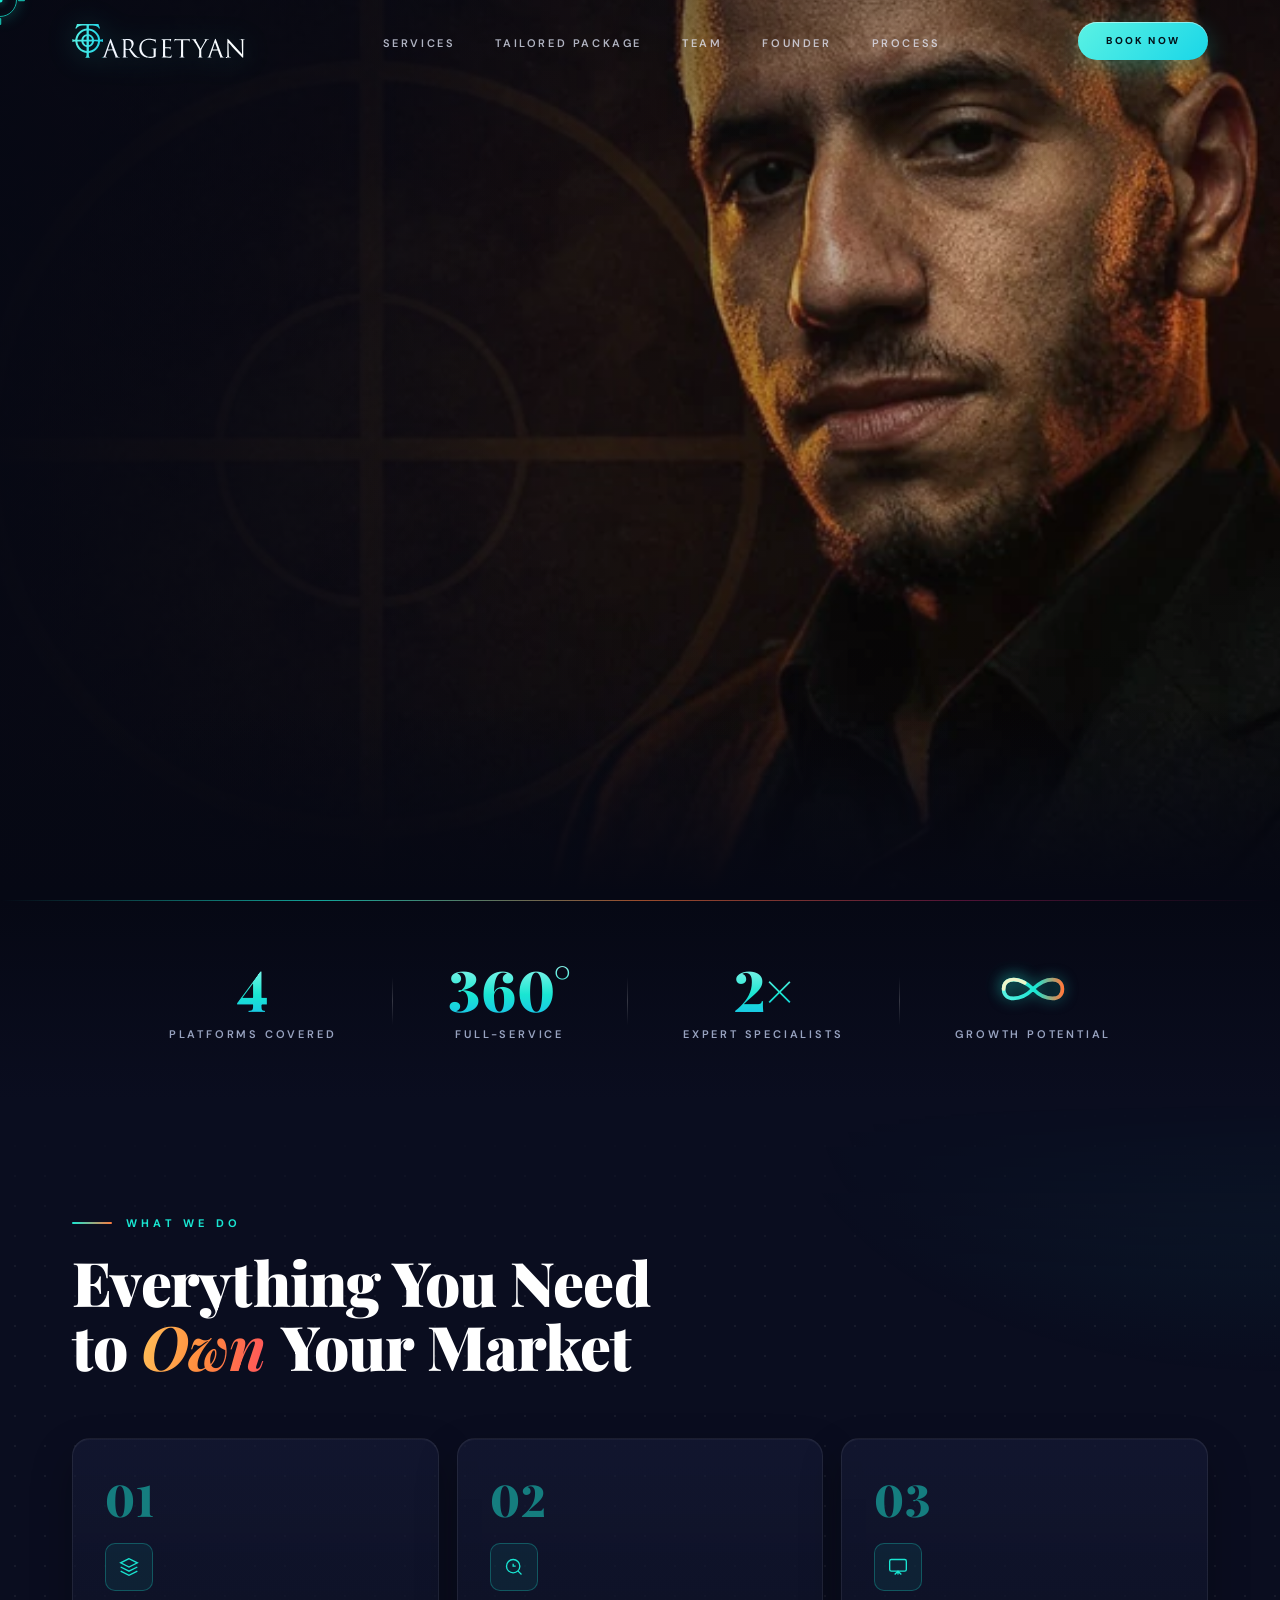
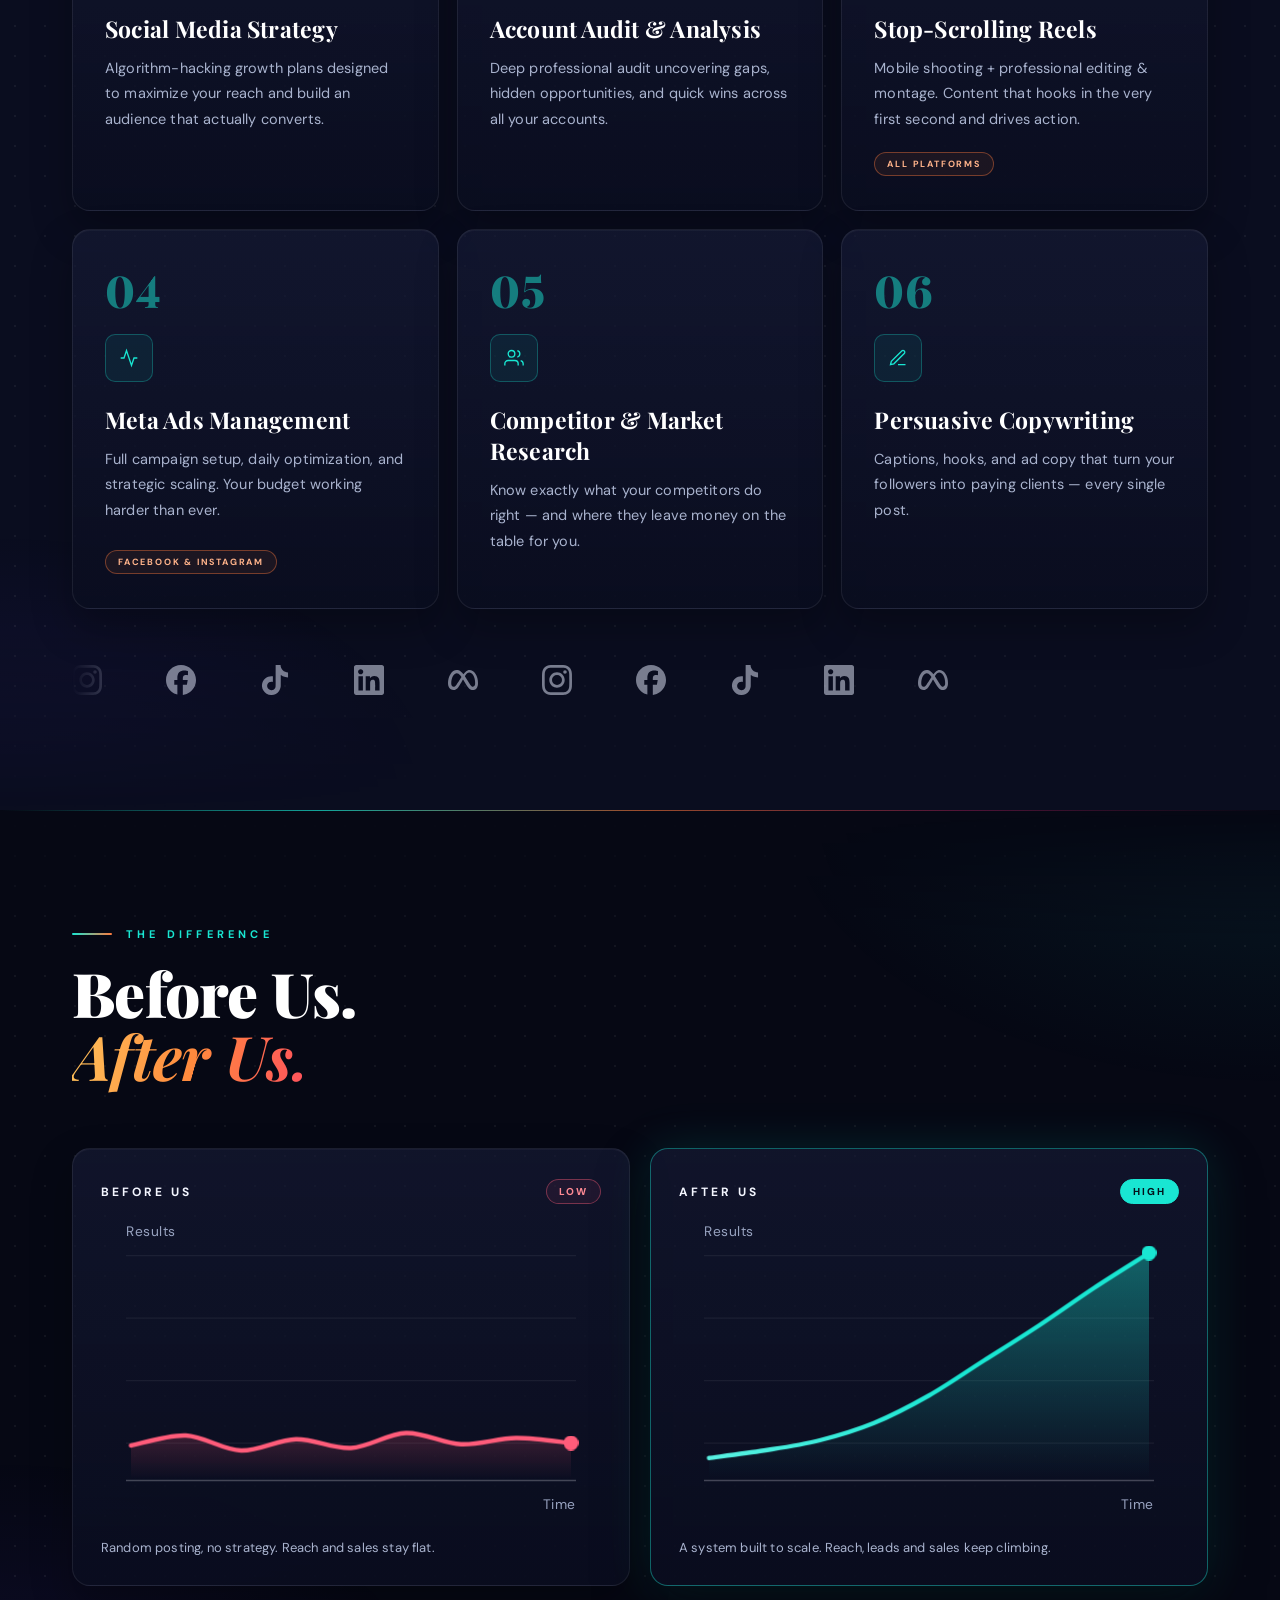
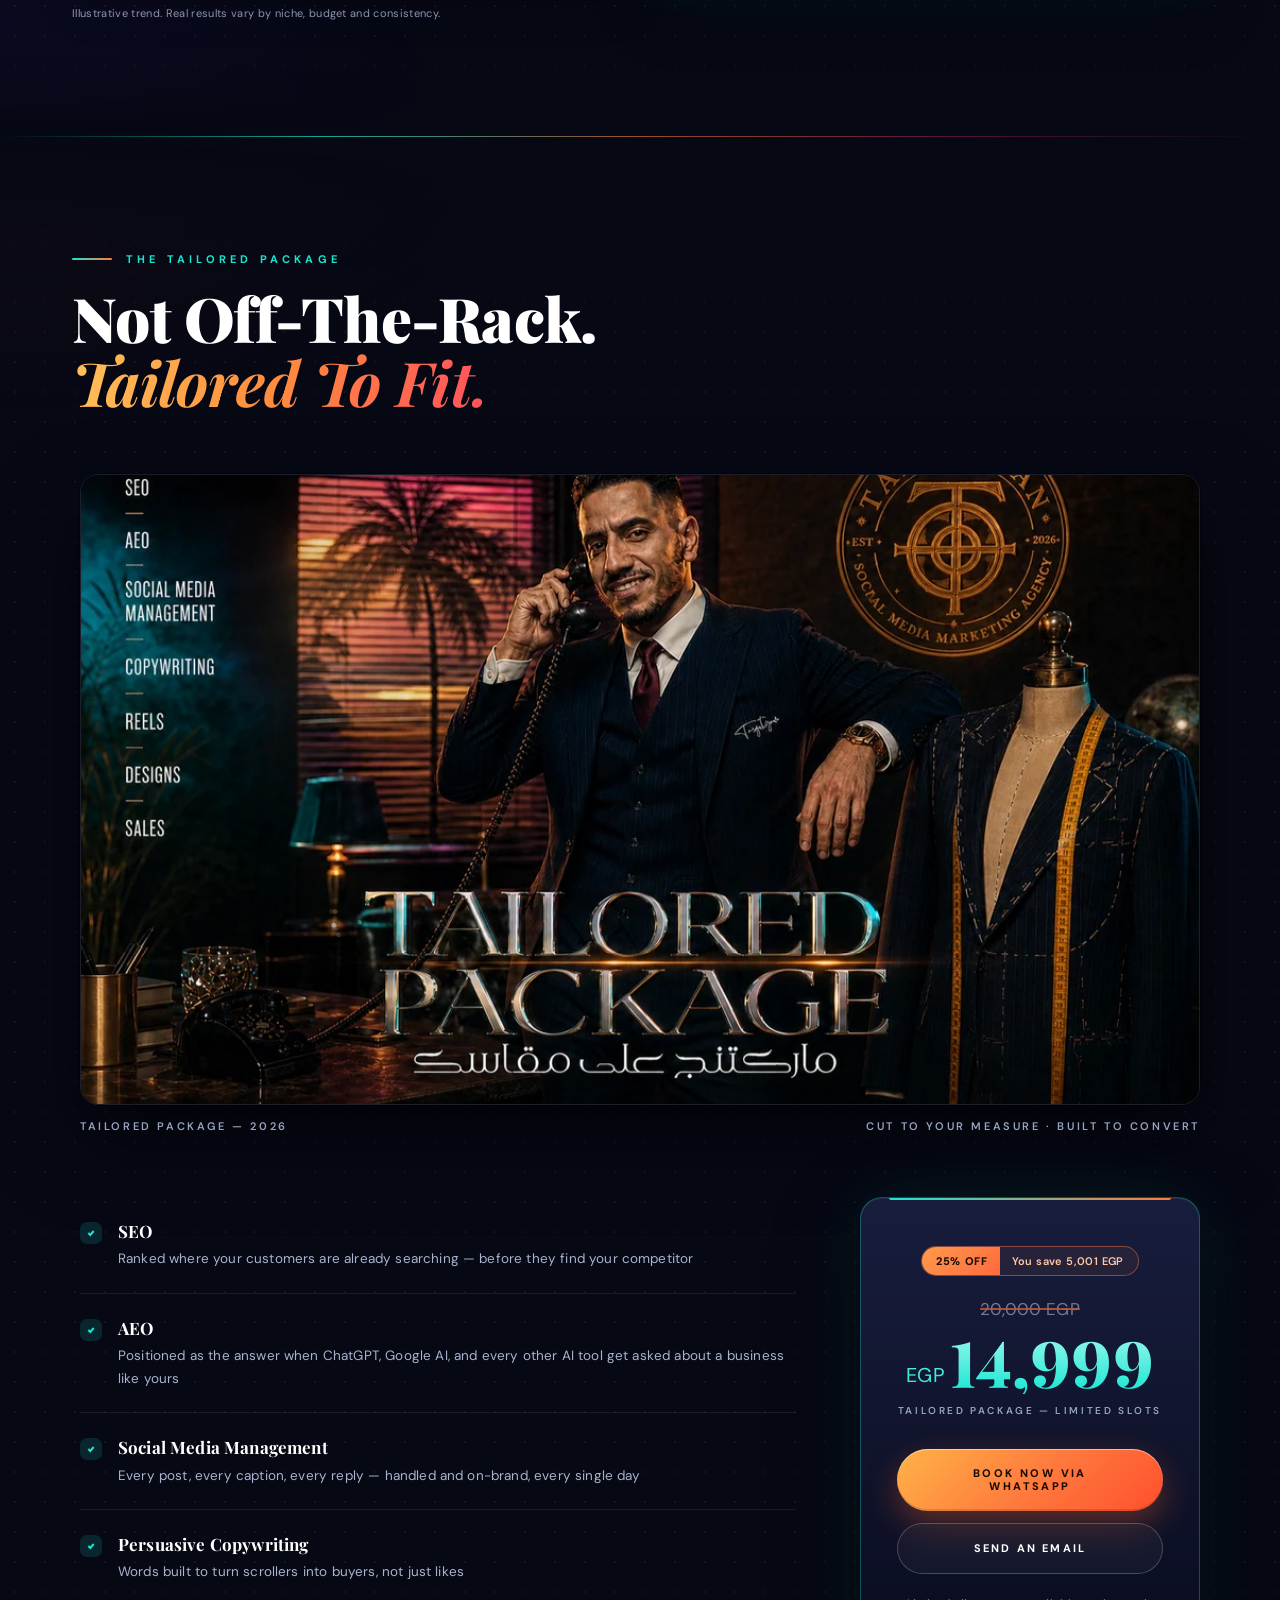
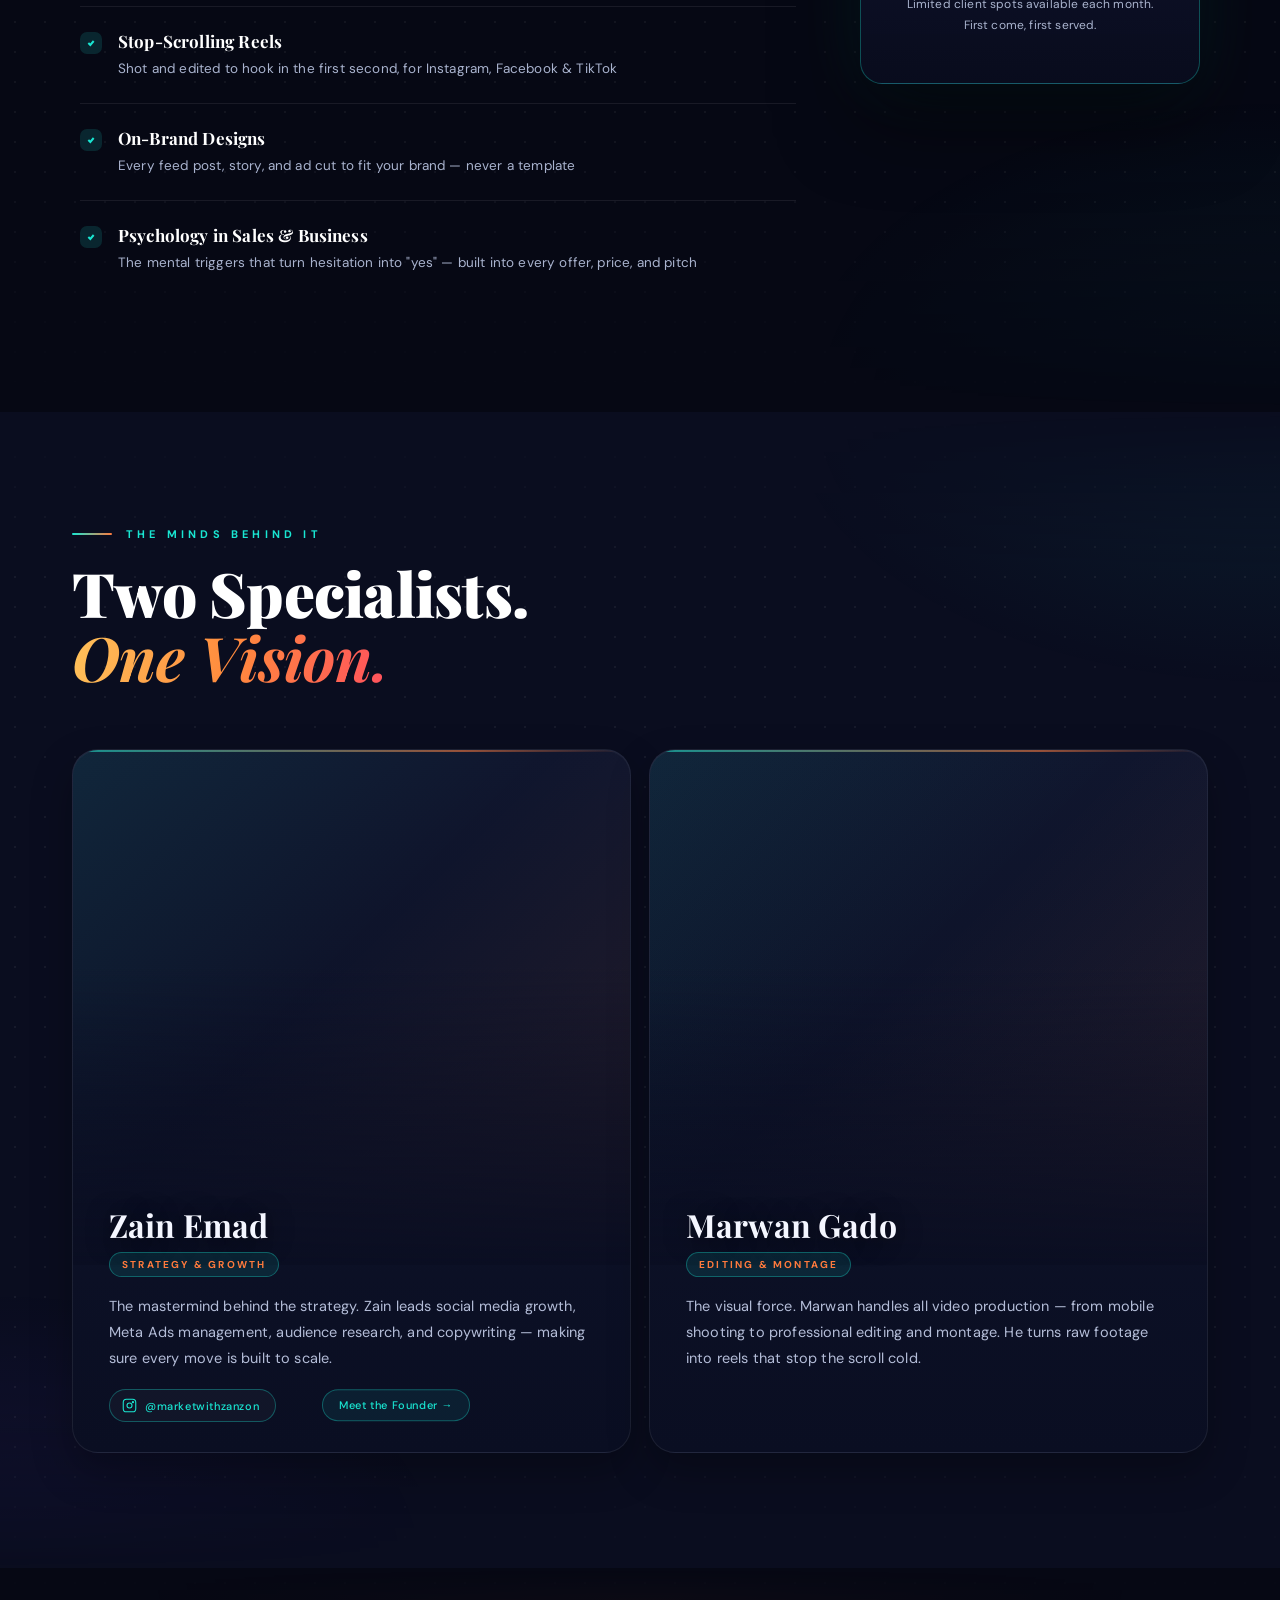
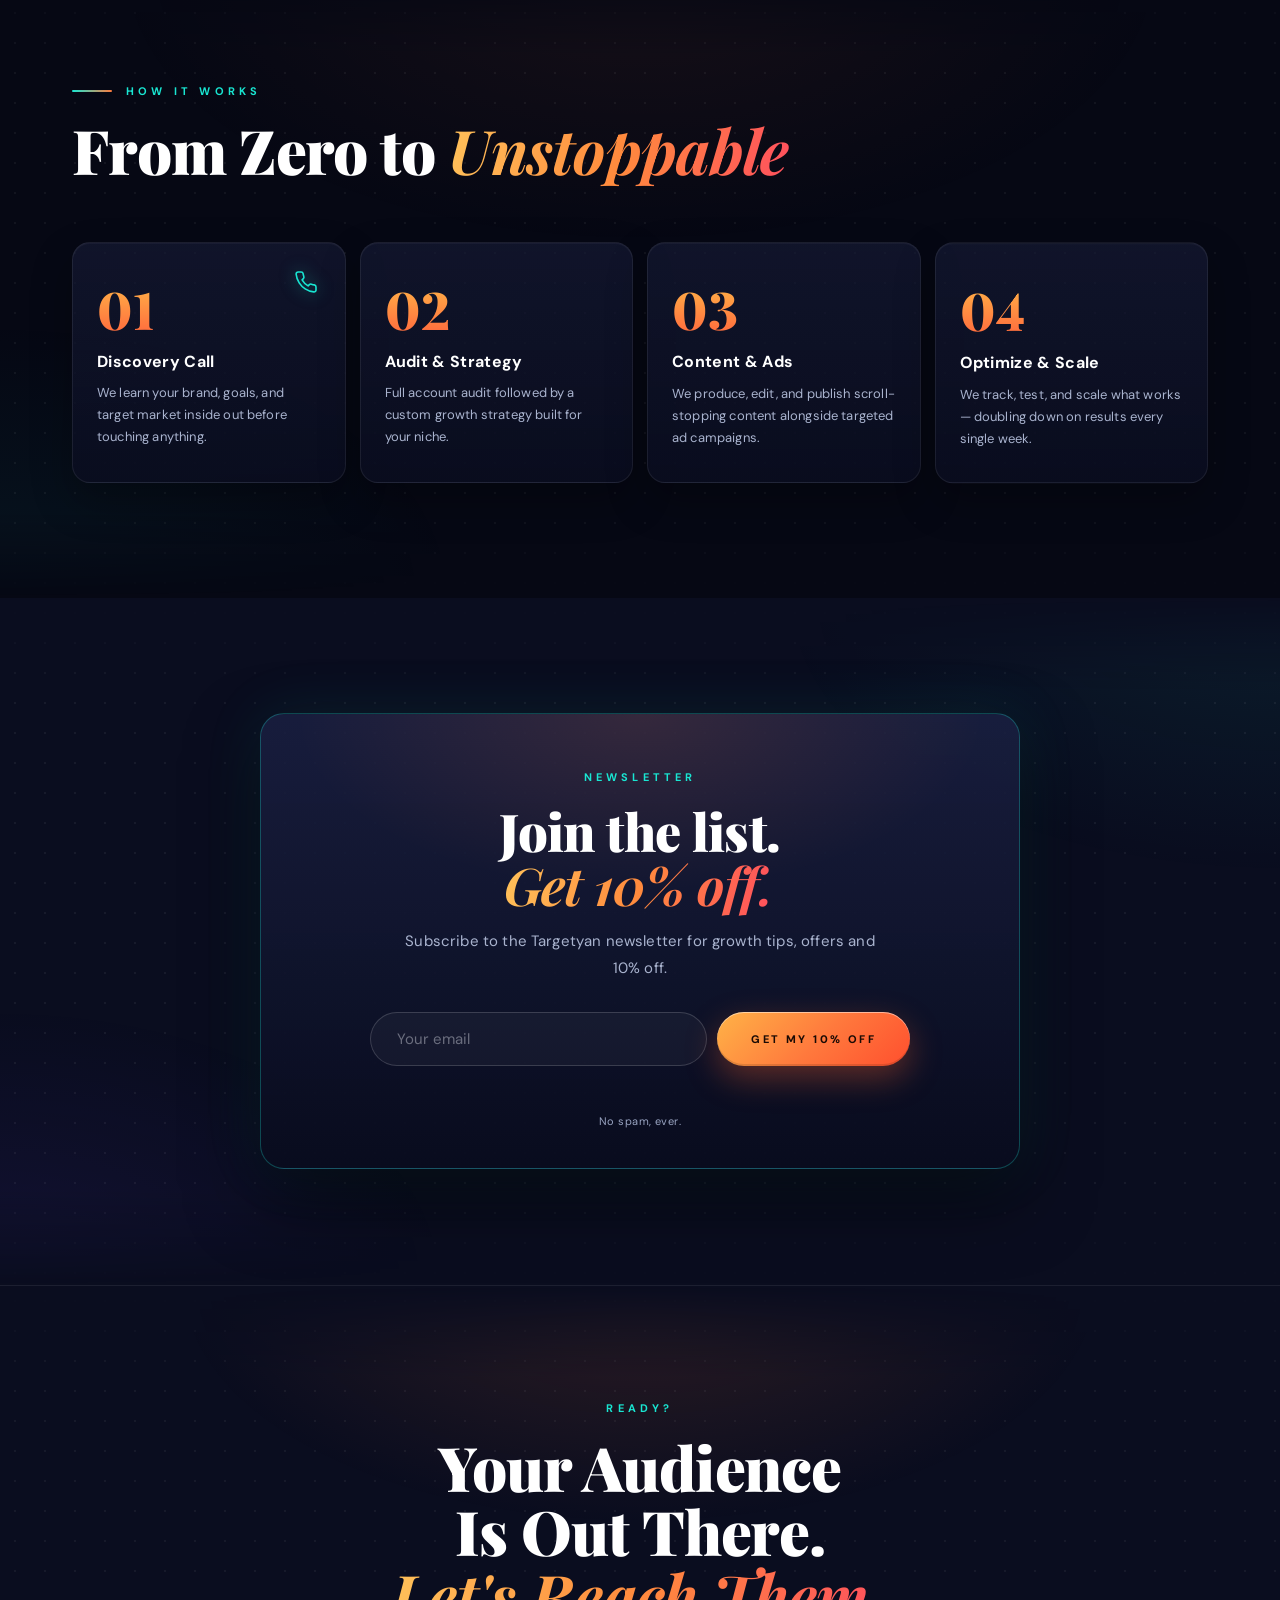
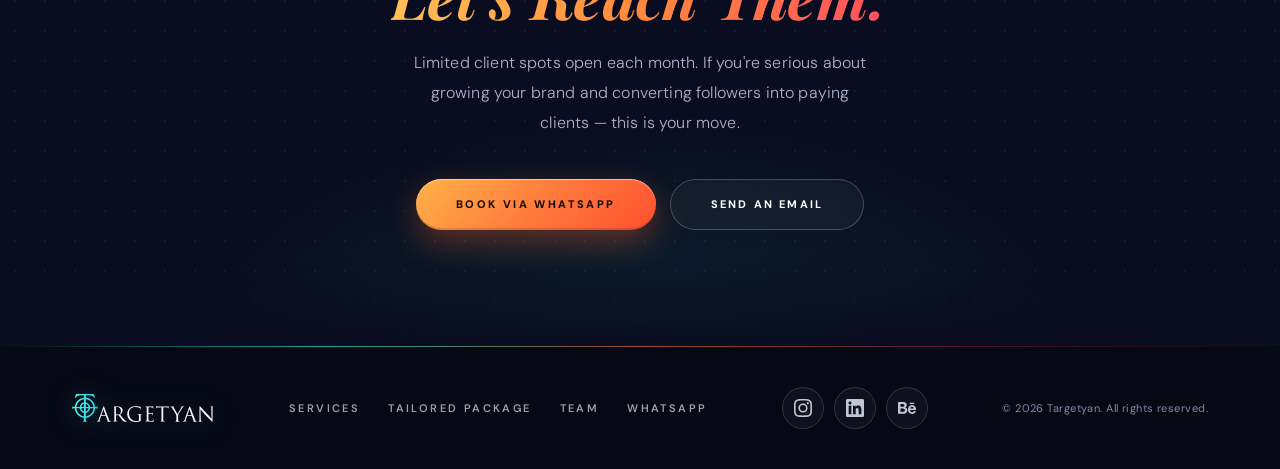
<file: index.html>
<!DOCTYPE html>
<html lang="en" data-desktop>
<head>
<meta charset="UTF-8">
<meta name="viewport" content="width=device-width, initial-scale=1.0">
<title>Targetyan — SMMA</title>
<link rel="icon" href="favicon.ico" sizes="any">
<link rel="icon" type="image/svg+xml" href="favicon.svg">
<link rel="icon" type="image/png" sizes="32x32" href="favicon-32.png">
<link rel="apple-touch-icon" href="apple-touch-icon.png">
<link rel="manifest" href="site.webmanifest">
<meta name="theme-color" content="#060814">
<link rel="preload" as="image" type="image/webp" fetchpriority="high" media="(max-width:768px)" imagesrcset="assets/img/banner-mobile-600.webp 600w, assets/img/banner-mobile-900.webp 900w, assets/img/banner-mobile-1350.webp 1350w" imagesizes="100vw">
<link rel="preload" as="image" type="image/webp" fetchpriority="high" media="(min-width:769px)" imagesrcset="assets/img/banner-1920.webp 1920w, assets/img/banner-2560.webp 2560w, assets/img/banner-3360.webp 3360w, assets/img/banner-4620.webp 4620w" imagesizes="max(100vw, 269vh)">
<link rel="preload" href="assets/fonts/playfair-display-latin-wght-normal.woff2" as="font" type="font/woff2" crossorigin>
<link rel="preload" href="assets/fonts/dm-sans-latin-wght-normal.woff2" as="font" type="font/woff2" crossorigin>
<script>document.documentElement.classList.add("js");setTimeout(function(){if(!window.__tgMotion)document.documentElement.classList.add("no-motion")},3000)</script>
<style>
@font-face{font-family:"Playfair Display";font-style:normal;font-weight:400 900;font-display:swap;src:url(assets/fonts/playfair-display-latin-wght-normal.woff2) format("woff2");unicode-range:U+0000-00FF,U+0131,U+0152-0153,U+02BB-02BC,U+02C6,U+02DA,U+02DC,U+0304,U+0308,U+0329,U+2000-206F,U+20AC,U+2122,U+2191,U+2193,U+2212,U+2215,U+FEFF,U+FFFD;}
@font-face{font-family:"Playfair Display";font-style:italic;font-weight:400 900;font-display:swap;src:url(assets/fonts/playfair-display-latin-wght-italic.woff2) format("woff2");unicode-range:U+0000-00FF,U+0131,U+0152-0153,U+02BB-02BC,U+02C6,U+02DA,U+02DC,U+0304,U+0308,U+0329,U+2000-206F,U+20AC,U+2122,U+2191,U+2193,U+2212,U+2215,U+FEFF,U+FFFD;}
@font-face{font-family:"DM Sans";font-style:normal;font-weight:100 1000;font-display:swap;src:url(assets/fonts/dm-sans-latin-wght-normal.woff2) format("woff2");unicode-range:U+0000-00FF,U+0131,U+0152-0153,U+02BB-02BC,U+02C6,U+02DA,U+02DC,U+0304,U+0308,U+0329,U+2000-206F,U+20AC,U+2122,U+2191,U+2193,U+2212,U+2215,U+FEFF,U+FFFD;}
*,*::before,*::after{margin:0;padding:0;box-sizing:border-box;}
:root{
  --g:#19E6D2;--gl:#5BF2E3;--gd:#1B44C8;
  --c:#F4F6FF;--ink:#E8EDFF;
  --bg:#060814;--bg2:#0A0D1F;--bg3:#10142B;--bg4:#171C38;
  --muted:#8089A8;
  --pink:#FF7A3D;--cyan:#19E6D2;--pur:#6A3DFF;
}
::selection{background:rgba(25,230,210,.28);color:#fff;}
html{scroll-behavior:smooth;}
body{
  font-family:'DM Sans',sans-serif;background:var(--bg);color:var(--c);
  overflow-x:hidden;letter-spacing:.01em;
}
::-webkit-scrollbar{width:8px;}
::-webkit-scrollbar-track{background:var(--bg);}
::-webkit-scrollbar-thumb{background:#2a3050;border-radius:8px;}

#scroll-bar{
  position:fixed;top:0;left:0;height:1.5px;width:100%;transform:scaleX(0);transform-origin:left;z-index:10000;
  background:linear-gradient(90deg,var(--g),var(--cyan),var(--pink),var(--g));
}

nav{
  position:fixed;top:0;width:100%;z-index:999;
  display:flex;align-items:center;justify-content:space-between;
  padding:22px 64px;
  transition:background .4s,border-color .4s,padding .4s,backdrop-filter .4s;
  border-bottom:1px solid transparent;
}
nav.scrolled{
  padding:14px 64px;
  background:rgba(6,8,20,.82);
  backdrop-filter:blur(22px) saturate(1.2);
  border-bottom-color:rgba(25,230,210,.1);
}
.logo{
  font-family:'Playfair Display',serif;font-size:21px;font-weight:900;
  letter-spacing:5px;text-transform:uppercase;text-decoration:none;color:var(--g);
}
.nav-links{display:flex;gap:38px;list-style:none;}
.nav-links a{
  color:var(--muted);text-decoration:none;font-size:10px;letter-spacing:3px;
  text-transform:uppercase;font-weight:500;transition:color .3s;
  position:relative;padding-bottom:4px;
}
.nav-links a::after{
  content:'';position:absolute;left:0;bottom:0;width:100%;height:1px;
  background:linear-gradient(90deg,var(--g),var(--cyan));
  box-shadow:0 0 8px rgba(25,230,210,.6);
  transform:scaleX(0);transform-origin:left;transition:transform .35s ease;
}
.nav-links a:hover{color:var(--g);}
.nav-links a:hover::after{transform:scaleX(1);}
.nav-btn{
  background:linear-gradient(135deg,#8B4CFF,#5A18D4);
  color:#fff;padding:12px 26px;border-radius:100px;
  font-size:10px;letter-spacing:2.4px;text-transform:uppercase;font-weight:600;
  text-decoration:none;display:inline-block;
  box-shadow:0 0 24px rgba(106,61,255,.38);
  transition:transform .3s,box-shadow .3s;
}
.nav-btn:hover{transform:translateY(-2px);box-shadow:0 8px 32px rgba(106,61,255,.5);}

/* HERO */
.hero{
  position:relative;width:100%;height:100vh;min-height:720px;
  display:flex;align-items:center;overflow:hidden;background:#060814;
}
.hero-banner{
  position:absolute;inset:0;width:100%;height:100%;
  object-fit:cover;object-position:right center;display:block;
}
.hero-left{
  position:absolute;inset:0;
  background:linear-gradient(90deg,
    rgba(6,8,20,.9) 0%,
    rgba(6,8,20,.64) 28%,
    rgba(6,8,20,.28) 52%,
    rgba(6,8,20,.06) 72%,
    transparent 88%);
}
.hero-vignette{
  position:absolute;inset:0;pointer-events:none;
  background:radial-gradient(ellipse 80% 70% at 70% 45%, transparent 40%, rgba(6,8,20,.45) 100%);
}
.hero-content{position:relative;z-index:2;padding:108px 72px 88px;max-width:660px;}
.hero-pill{
  display:inline-flex;align-items:center;gap:12px;
  background:rgba(25,230,210,.06);border:1px solid rgba(25,230,210,.28);
  padding:8px 18px 8px 10px;border-radius:100px;margin-bottom:30px;
  font-size:10px;letter-spacing:2.8px;text-transform:uppercase;color:var(--g);font-weight:600;
}
.hero-pill .mark{
  width:22px;height:22px;border:1px solid rgba(25,230,210,.55);border-radius:50%;
  display:flex;align-items:center;justify-content:center;
  box-shadow:0 0 12px rgba(25,230,210,.22);
}
.hero-pill .mark i{width:5px;height:5px;border-radius:50%;background:var(--g);box-shadow:0 0 8px var(--g);}
.hero-pill em{font-style:normal;color:rgba(244,246,255,.4);}
.hero h1{
  font-family:'Playfair Display',serif;
  font-size:clamp(56px,7.4vw,96px);font-weight:900;line-height:.94;
  color:var(--c);margin-bottom:18px;
  text-shadow:0 20px 60px rgba(0,0,0,.35);
}
.hero h1 em{
  font-style:italic;font-weight:700;
  background:linear-gradient(100deg,#9BF7EE,#19E6D2 35%,#6A3DFF 55%,#19E6D2 75%,#9BF7EE);
  background-size:300% 100%;
  -webkit-background-clip:text;-webkit-text-fill-color:transparent;background-clip:text;
  filter:drop-shadow(0 0 28px rgba(25,230,210,.28));
  animation:gradShift 7s ease-in-out infinite;
}
@keyframes gradShift{0%{background-position:0% 50%;}50%{background-position:100% 50%;}100%{background-position:0% 50%;}}
.hero-sub{
  font-family:'Playfair Display',serif;font-size:20px;font-style:italic;font-weight:500;
  color:rgba(244,246,255,.52);margin-bottom:44px;
}
.hero-ctas{display:flex;gap:14px;flex-wrap:wrap;}

.btn-gold{
  background:linear-gradient(180deg,#5BF2E3,#19E6D2 55%,#6A3DFF);
  color:#fff;padding:17px 38px;border-radius:100px;
  font-size:11px;letter-spacing:2.2px;text-transform:uppercase;font-weight:700;
  text-decoration:none;display:inline-block;
  box-shadow:0 8px 28px rgba(0,0,0,.35),0 0 28px rgba(25,230,210,.28);
  transition:transform .3s,box-shadow .3s;
}
.btn-gold:hover{transform:translateY(-2px);box-shadow:0 14px 40px rgba(0,0,0,.4),0 0 40px rgba(25,230,210,.45);}
.btn-outline{
  background:rgba(255,255,255,.03);color:var(--c);
  padding:17px 38px;border:1px solid rgba(244,246,255,.18);border-radius:100px;
  font-size:11px;letter-spacing:2.2px;text-transform:uppercase;font-weight:500;
  text-decoration:none;display:inline-block;backdrop-filter:blur(8px);
  transition:border-color .3s,background .3s;
}
.btn-outline:hover{border-color:rgba(244,246,255,.42);background:rgba(255,255,255,.06);box-shadow:0 0 24px rgba(244,246,255,.08);}

.glow-rule{height:1px;background:linear-gradient(90deg,transparent,rgba(25,230,210,.55),rgba(25,230,210,.25),rgba(255,122,26,.25),transparent);}

/* STATS */
.stats{
  display:flex;justify-content:center;flex-wrap:wrap;
  padding:56px 60px;
  background:linear-gradient(180deg,var(--bg),var(--bg2));
}
.stat{text-align:center;padding:0 56px;position:relative;border-radius:20px;transition:background .3s,box-shadow .3s;}
.stat:hover{background:rgba(25,230,210,.04);box-shadow:0 0 40px rgba(25,230,210,.08);}
.stat+.stat::before{
  content:'';position:absolute;left:0;top:50%;transform:translateY(-50%);
  height:48px;width:1px;
  background:linear-gradient(180deg,transparent,rgba(25,230,210,.28),transparent);
}
.stat-n{
  font-family:'Playfair Display',serif;font-size:56px;font-weight:900;line-height:1;
  background:linear-gradient(180deg,#9BF7EE,#19E6D2);
  -webkit-background-clip:text;-webkit-text-fill-color:transparent;background-clip:text;
}
.stat-l{font-size:10px;letter-spacing:3px;text-transform:uppercase;color:var(--muted);margin-top:10px;}
.stat-inf{display:flex;justify-content:center;height:56px;align-items:center;}
.stat-inf svg{width:86px;height:42px;overflow:visible;}
.inf-track{fill:none;stroke:rgba(25,230,210,.18);stroke-width:3.5;stroke-linecap:round;}
.inf-draw{fill:none;stroke:url(#infGrad);stroke-width:3.5;stroke-linecap:round;stroke-dasharray:180;stroke-dashoffset:180;filter:drop-shadow(0 0 6px rgba(25,230,210,.5));}
.stats.on .inf-draw{animation:infDraw 1.4s cubic-bezier(.16,1,.3,1) forwards, infPulse 2.8s ease-in-out 1.4s infinite;}
.inf-glow{fill:none;stroke:#fff6c8;stroke-width:3.5;stroke-linecap:round;stroke-dasharray:26 154;stroke-dashoffset:180;opacity:0;filter:drop-shadow(0 0 8px var(--g));}
.stats.on .inf-glow{animation:infTravel 2.6s linear 1.5s infinite;opacity:.9;}
@keyframes infDraw{to{stroke-dashoffset:0;}}
@keyframes infPulse{0%,100%{filter:drop-shadow(0 0 6px rgba(25,230,210,.45));}50%{filter:drop-shadow(0 0 14px rgba(255,122,26,.45));}}
@keyframes infTravel{to{stroke-dashoffset:-180;}}

/* SECTIONS */
section{padding:120px 72px;position:relative;}
.sec-tag{
  font-size:10px;letter-spacing:4.5px;text-transform:uppercase;color:var(--g);
  font-weight:600;margin-bottom:18px;display:flex;align-items:center;gap:14px;
}
.sec-tag::before{content:'';width:32px;height:1px;background:linear-gradient(90deg,var(--g),transparent);}
.sec-h{
  font-family:'Playfair Display',serif;
  font-size:clamp(38px,4.8vw,68px);font-weight:900;line-height:1.04;
  margin-bottom:64px;max-width:620px;color:var(--ink);
}
.sec-h em{
  font-style:italic;font-weight:700;
  background:linear-gradient(100deg,#9BF7EE 0%,var(--cyan) 30%,var(--pink) 55%,#9BF7EE 80%,var(--cyan) 100%);
  background-size:300% 100%;
  -webkit-background-clip:text;-webkit-text-fill-color:transparent;background-clip:text;
  animation:gradShift 8s ease-in-out infinite;
}

#services{background:var(--bg2);}
.svc-grid{display:grid;grid-template-columns:repeat(3,1fr);gap:16px;}
.svc-card{
  background:linear-gradient(180deg,rgba(12,20,36,.9),rgba(7,12,22,.95));
  border:1px solid rgba(25,230,210,.1);
  border-radius:24px;
  padding:36px 30px 32px;
  position:relative;
  box-shadow:0 0 0 rgba(25,230,210,0);
  transition:border-color .4s,transform .4s,box-shadow .4s;
}
.svc-card::before{
  content:'';position:absolute;top:0;left:18px;right:18px;height:1px;
  background:linear-gradient(90deg,transparent,rgba(25,230,210,.55),transparent);
}
.svc-card:hover{
  border-color:rgba(25,230,210,.4);
  transform:translateY(-6px);
  box-shadow:0 24px 56px rgba(0,0,0,.45),0 0 42px rgba(25,230,210,.14),inset 0 0 30px rgba(25,230,210,.03);
}
.svc-no{
  font-family:'Playfair Display',serif;font-size:42px;font-weight:900;
  color:rgba(25,230,210,.09);line-height:1;margin-bottom:18px;
}
.svc-ico{
  width:46px;height:46px;margin-bottom:18px;
  display:flex;align-items:center;justify-content:center;
  border:1px solid rgba(25,230,210,.2);border-radius:50%;
  background:rgba(25,230,210,.05);
  box-shadow:0 0 18px rgba(25,230,210,.1);
  transition:box-shadow .4s,border-color .4s;
}
.svc-card:hover .svc-ico{border-color:rgba(25,230,210,.45);box-shadow:0 0 24px rgba(25,230,210,.32);}
.svc-ico svg{width:18px;height:18px;stroke:var(--g);fill:none;stroke-width:1.6;}
.svc-t{font-family:'Playfair Display',serif;font-size:22px;font-weight:700;margin-bottom:12px;letter-spacing:.01em;}
.svc-d{font-size:14px;color:var(--muted);line-height:1.78;font-weight:300;}
.svc-badge{
  display:inline-block;margin-top:16px;
  border:1px solid rgba(106,61,255,.3);color:#FFB38A;
  font-size:9px;letter-spacing:1.8px;text-transform:uppercase;
  padding:5px 12px;border-radius:100px;font-weight:600;
}
.plats-wrap{margin-top:44px;overflow:hidden;-webkit-mask-image:linear-gradient(90deg,transparent,#000 8%,#000 92%,transparent);mask-image:linear-gradient(90deg,transparent,#000 8%,#000 92%,transparent);}
.plats-track{display:flex;gap:10px;width:max-content;animation:platsScroll 16s linear infinite;}
.plats-wrap:hover .plats-track{animation-play-state:paused;}
@keyframes platsScroll{from{transform:translateX(0);}to{transform:translateX(-50%);}}
.plat{
  padding:10px 20px;border:1px solid rgba(25,230,210,.16);border-radius:100px;
  font-size:10px;letter-spacing:2.4px;text-transform:uppercase;color:var(--ink);
  transition:border-color .3s,box-shadow .3s,background .3s;
  white-space:nowrap;
}
.plat:hover{border-color:rgba(25,230,210,.4);box-shadow:0 0 18px rgba(25,230,210,.18);background:rgba(25,230,210,.05);}

/* PACKAGE as a framed work */
#package{background:var(--bg);}
.pkg-bleed{width:100%;margin:0 0 64px;}
.pkg-visual{
  width:100%;max-width:1120px;margin:0 auto;
  padding:10px;
  background:linear-gradient(160deg,rgba(25,230,210,.28),rgba(25,230,210,.08) 40%,rgba(255,122,26,.1) 80%,rgba(25,230,210,.2));
  border-radius:26px;
  box-shadow:0 40px 90px rgba(0,0,0,.55),0 0 60px rgba(25,230,210,.1);
}
.pkg-visual img{
  width:100%;height:auto;display:block;
  aspect-ratio:1672/941;object-fit:cover;
  border:1px solid rgba(6,8,20,.6);
  border-radius:18px;
}
.pkg-caption{
  max-width:1120px;margin:14px auto 0;
  display:flex;justify-content:space-between;align-items:baseline;
  font-size:10px;letter-spacing:2.6px;text-transform:uppercase;color:var(--muted);
}
.pkg-layout{max-width:1120px;margin:0 auto;display:grid;grid-template-columns:1fr 340px;gap:64px;align-items:start;}
.feat-row{display:flex;align-items:flex-start;gap:16px;padding:20px 0;border-bottom:1px solid rgba(255,255,255,.04);}
.feat-row:last-child{border:none;}
.feat-chk{
  width:20px;height:20px;flex-shrink:0;margin-top:3px;
  border:1px solid rgba(25,230,210,.35);border-radius:50%;
  display:flex;align-items:center;justify-content:center;
  box-shadow:0 0 10px rgba(25,230,210,.14);
}
.feat-chk svg{width:8px;height:8px;stroke:var(--g);stroke-width:3;fill:none;}
.feat-main{font-size:16px;line-height:1.45;font-family:'Playfair Display',serif;font-weight:700;}
.feat-sub{color:var(--muted);font-size:13px;display:block;margin-top:5px;font-family:'DM Sans',sans-serif;font-weight:300;line-height:1.65;}
.price-box{
  position:sticky;top:104px;
  background:linear-gradient(180deg,#141A36,#0A0E22);
  border:1px solid rgba(25,230,210,.22);
  border-radius:28px;
  padding:48px 36px;text-align:center;
  box-shadow:0 30px 70px rgba(0,0,0,.5),0 0 60px rgba(25,230,210,.1),inset 0 1px 0 rgba(255,255,255,.04);
  transition:box-shadow .4s,border-color .4s;
}
.price-box::after{content:"";position:absolute;inset:0;border-radius:inherit;pointer-events:none;box-shadow:0 0 78px rgba(25,230,210,.3);opacity:0;animation:priceGlow 4s ease-in-out infinite;}
@keyframes priceGlow{0%,100%{opacity:0;}50%{opacity:1;}}
.price-box:hover{border-color:rgba(25,230,210,.36);animation-play-state:paused;box-shadow:0 30px 70px rgba(0,0,0,.5),0 0 80px rgba(25,230,210,.2);}
.save-pill{
  display:inline-block;border:1px solid rgba(220,80,80,.3);color:#FF9A9A;
  font-size:10px;letter-spacing:2.4px;text-transform:uppercase;
  padding:6px 16px;border-radius:100px;margin-bottom:22px;
}
.p-was{font-size:15px;color:var(--muted);text-decoration:line-through;margin-bottom:8px;}
.p-now{
  font-family:'Playfair Display',serif;line-height:1;margin-bottom:10px;
  background:linear-gradient(180deg,#9BF7EE,#19E6D2);
  -webkit-background-clip:text;-webkit-text-fill-color:transparent;background-clip:text;
}
.p-big{font-size:64px;font-weight:900;}
.p-cur{font-size:20px;font-weight:400;font-family:'DM Sans',sans-serif;vertical-align:super;}
.p-lbl{font-size:10px;letter-spacing:2.6px;text-transform:uppercase;color:var(--muted);margin-bottom:32px;}
.price-box .btn-gold{width:100%;display:block;margin-bottom:12px;text-align:center;}
.price-box .btn-outline{width:100%;display:block;text-align:center;font-size:11px;}
.p-note{font-size:12px;color:var(--muted);margin-top:20px;line-height:1.7;font-weight:300;}

#team{background:var(--bg2);}
.team-grid{display:grid;grid-template-columns:1fr 1fr;gap:18px;max-width:860px;}
.team-card{
  background:linear-gradient(180deg,rgba(12,20,36,.9),rgba(7,12,22,.95));
  border:1px solid rgba(25,230,210,.1);
  border-radius:24px;
  padding:44px 36px;transition:border-color .35s,transform .35s,box-shadow .35s;
}
.team-card:hover{border-color:rgba(25,230,210,.32);transform:translateY(-4px);box-shadow:0 24px 56px rgba(0,0,0,.4),0 0 44px rgba(25,230,210,.14);}
.t-avatar{
  width:68px;height:68px;margin-bottom:22px;
  border:1px solid rgba(25,230,210,.3);border-radius:50%;
  display:flex;align-items:center;justify-content:center;
  font-family:'Playfair Display',serif;font-size:22px;font-weight:900;color:var(--g);
  box-shadow:0 0 22px rgba(25,230,210,.16);
  transition:box-shadow .35s;
}
.team-card:hover .t-avatar{box-shadow:0 0 30px rgba(25,230,210,.32);}
.t-name{font-family:'Playfair Display',serif;font-size:28px;font-weight:700;margin-bottom:8px;}
.t-role{font-size:10px;letter-spacing:3px;text-transform:uppercase;color:var(--g);font-weight:600;margin-bottom:16px;}
.t-bio{font-size:14px;color:var(--muted);line-height:1.8;font-weight:300;}
.t-ig{
  display:inline-flex;align-items:center;gap:8px;margin-top:18px;
  border:1px solid rgba(25,230,210,.24);border-radius:100px;
  padding:8px 16px 8px 12px;
  font-size:11px;letter-spacing:.6px;color:var(--g);text-decoration:none;font-weight:500;
  box-shadow:0 0 14px rgba(25,230,210,.1);
  transition:border-color .3s,box-shadow .3s,background .3s,transform .3s;
}
.t-ig svg{width:15px;height:15px;stroke:var(--g);fill:none;stroke-width:1.7;}
.t-ig:hover{border-color:rgba(25,230,210,.5);background:rgba(25,230,210,.06);box-shadow:0 0 22px rgba(25,230,210,.28);transform:translateY(-1px);}

#process{background:var(--bg);}
.proc-grid{display:grid;grid-template-columns:repeat(4,1fr);gap:14px;}
.proc-card{
  background:rgba(10,17,30,.9);border:1px solid rgba(255,255,255,.04);
  border-radius:20px;
  padding:36px 22px 32px;text-align:center;transition:border-color .35s,transform .35s,box-shadow .35s;
}
.proc-card:hover{border-color:rgba(25,230,210,.28);transform:translateY(-4px);box-shadow:0 20px 46px rgba(0,0,0,.4),0 0 36px rgba(25,230,210,.12);}
.proc-n{
  font-family:'Playfair Display',serif;font-size:48px;font-weight:900;
  background:linear-gradient(180deg,#9BF7EE,#19E6D2);
  -webkit-background-clip:text;-webkit-text-fill-color:transparent;background-clip:text;
  opacity:.28;line-height:1;margin-bottom:16px;
}
.proc-t{font-size:15px;font-weight:600;margin-bottom:10px;letter-spacing:.04em;}
.proc-d{font-size:13px;color:var(--muted);line-height:1.7;font-weight:300;}
.proc-call{border-color:rgba(25,230,210,.16);}
.phone-wrap{position:relative;width:58px;height:58px;margin:0 auto 14px;display:flex;align-items:center;justify-content:center;}
.phone-wrap .ring{position:absolute;inset:0;border-radius:50%;border:1px solid var(--g);opacity:0;transform:scale(.55);}
.proc-call.on .ring.r1{animation:ringOut 1.9s ease-out infinite;}
.proc-call.on .ring.r2{animation:ringOut 1.9s ease-out .4s infinite;border-color:var(--cyan);}
.proc-call.on .ring.r3{animation:ringOut 1.9s ease-out .8s infinite;border-color:var(--pink);}
.phone-ico{width:24px;height:24px;stroke:var(--g);fill:none;stroke-width:1.6;stroke-linecap:round;stroke-linejoin:round;position:relative;z-index:1;filter:drop-shadow(0 0 8px rgba(25,230,210,.5));}
.proc-call.on .phone-ico{animation:phoneShake 1.9s ease-in-out infinite;}
@keyframes ringOut{0%{opacity:.65;transform:scale(.55);}100%{opacity:0;transform:scale(1.55);}}
@keyframes phoneShake{0%,55%,100%{transform:rotate(0);}8%{transform:rotate(14deg);}16%{transform:rotate(-12deg);}24%{transform:rotate(10deg);}32%{transform:rotate(-8deg);}40%{transform:rotate(5deg);}48%{transform:rotate(0);}}

#cta{
  text-align:center;
  background:
    radial-gradient(ellipse 70% 60% at 50% 0%, rgba(25,230,210,.08), transparent 55%),
    var(--bg2);
  border-top:1px solid rgba(25,230,210,.08);
}
#cta .sec-tag{justify-content:center;}
#cta .sec-tag::before{display:none;}
#cta .sec-h{margin:0 auto 22px;text-align:center;max-width:640px;}
#cta p{font-size:16px;color:var(--muted);line-height:1.85;max-width:460px;margin:0 auto 42px;font-weight:300;}
.cta-row{display:flex;gap:14px;justify-content:center;flex-wrap:wrap;}

footer{
  background:var(--bg);border-top:1px solid rgba(25,230,210,.08);
  padding:36px 72px;display:flex;justify-content:space-between;align-items:center;
}
.f-logo{font-family:'Playfair Display',serif;font-size:16px;font-weight:900;letter-spacing:5px;text-transform:uppercase;color:var(--g);}
.f-links{display:flex;gap:28px;}
.f-links a{font-size:10px;letter-spacing:2.4px;text-transform:uppercase;color:var(--muted);text-decoration:none;}
.f-links a:hover{color:var(--g);}
.f-copy{font-size:11px;color:var(--muted);letter-spacing:.04em;}


@media(max-width:1100px){
  .svc-grid{grid-template-columns:repeat(2,1fr);}
  .pkg-layout{grid-template-columns:1fr;}
  .price-box{position:relative;}
}
@media(max-width:768px){
  nav,nav.scrolled{padding:14px 20px;}
  .nav-links{display:none;}
  .hero{min-height:600px;height:100svh;}
  .hero-banner{object-position:68% center;}
  .hero-left{background:linear-gradient(180deg,rgba(6,8,20,.3) 0%,rgba(6,8,20,.72) 48%,rgba(6,8,20,.96) 100%);}
  .hero-content{padding:110px 24px 56px;text-align:center;display:flex;flex-direction:column;align-items:center;}
  .hero h1{font-size:clamp(44px,13vw,62px);}
  .hero-ctas{flex-direction:column;width:100%;align-items:center;}
  .btn-gold,.btn-outline{width:100%;max-width:300px;text-align:center;}
  .stats{padding:28px 12px;}
  .stat{padding:16px 10px;width:50%;}
  .stat+.stat::before{display:none;}
  .stat-n{font-size:38px;}
  section{padding:72px 22px;}
  .svc-grid,.proc-grid,.team-grid{grid-template-columns:1fr;}
  .pkg-caption{display:none;}
  footer{flex-direction:column;gap:12px;text-align:center;padding:28px 20px;}
  .f-links{display:none;}
}
@media(pointer:fine){
  html.has-cursor,html.has-cursor *{cursor:none !important;}
  .cursor-dot{
    position:fixed;top:0;left:0;width:5px;height:5px;border-radius:50%;
    background:var(--g);pointer-events:none;z-index:9999;
    transform:translate(-50%,-50%);
    box-shadow:0 0 8px rgba(25,230,210,.9);
    transition:opacity .15s,background .15s,width .15s,height .15s;
  }
  .cursor-ring{
    position:fixed;top:0;left:0;width:34px;height:34px;border-radius:50%;
    border:1px solid rgba(25,230,210,.75);pointer-events:none;z-index:9998;
    transform:translate(-50%,-50%);
    box-shadow:0 0 16px rgba(25,230,210,.28),inset 0 0 10px rgba(25,230,210,.06);
    transition:width .15s,height .15s,border-color .15s,box-shadow .15s,opacity .2s;
  }
  .cursor-ring i{
    position:absolute;background:rgba(25,230,210,.75);border-radius:1px;
    transition:opacity .25s,background .3s;
  }
  .cursor-ring i:nth-child(1){top:-9px;left:50%;width:1.5px;height:7px;transform:translateX(-50%);}
  .cursor-ring i:nth-child(2){bottom:-9px;left:50%;width:1.5px;height:7px;transform:translateX(-50%);}
  .cursor-ring i:nth-child(3){left:-9px;top:50%;height:1.5px;width:7px;transform:translateY(-50%);}
  .cursor-ring i:nth-child(4){right:-9px;top:50%;height:1.5px;width:7px;transform:translateY(-50%);}
  .cursor-ring.hov{
    width:56px;height:56px;border-color:rgba(25,230,210,.7);
    box-shadow:0 0 26px rgba(25,230,210,.32),inset 0 0 14px rgba(25,230,210,.08);
  }
  .cursor-ring.hov i{opacity:0;}
  .cursor-dot.hov{background:var(--cyan);box-shadow:0 0 10px rgba(25,230,210,.9);width:4px;height:4px;}
  .cursor-ring.down{width:26px;height:26px;}
}

/* ===== motion layer (animations run from assets/motion-site.js) ===== */
.js .fi:not(.on){opacity:0}
.js .hero-content>*:not(.on){opacity:0}
.no-motion .fi,.no-motion .hero-content>*{opacity:1!important;transform:none!important}
.sec-h em{animation-play-state:paused}
.sec-h.on em{animation-play-state:running}
.sr-only{position:absolute;width:1px;height:1px;overflow:hidden;clip:rect(0 0 0 0);white-space:nowrap}
.p-big{font-variant-numeric:tabular-nums}
.pkg-visual picture{display:block}

/* ===== before / after charts ===== */
#results{background:radial-gradient(ellipse 60% 50% at 50% 0%,rgba(25,230,210,.07),transparent 60%),var(--bg);}
.charts-grid{display:grid;grid-template-columns:1fr 1fr;gap:18px;max-width:1000px;}
.chart-card{margin:0;background:linear-gradient(180deg,rgba(12,20,36,.9),rgba(7,12,22,.95));border:1px solid rgba(25,230,210,.1);border-radius:24px;padding:26px 24px 22px;}
.chart-card.is-after{border-color:rgba(25,230,210,.34);box-shadow:0 24px 56px rgba(0,0,0,.4),0 0 44px rgba(25,230,210,.12);}
.chart-head{display:flex;justify-content:space-between;align-items:center;margin-bottom:14px;gap:12px;}
.chart-label{font-size:12px;letter-spacing:3px;text-transform:uppercase;font-weight:700;color:var(--c);}
.chart-badge{font-size:10px;letter-spacing:2px;text-transform:uppercase;padding:5px 12px;border-radius:100px;font-weight:700;border:1px solid;white-space:nowrap;}
.is-before .chart-badge{color:#FF9A9A;border-color:rgba(220,80,80,.32);}
.is-after .chart-badge{color:var(--g);border-color:rgba(25,230,210,.45);background:rgba(25,230,210,.08);}
.chart-svg{width:100%;height:auto;display:block;overflow:visible;}
.chart-svg .gl{stroke:rgba(244,246,255,.07);stroke-width:1;}
.chart-svg .ax{stroke:rgba(244,246,255,.24);stroke-width:1.2;}
.chart-svg .ct{fill:var(--muted);font-size:11px;letter-spacing:.04em;}
.chart-svg .cl{fill:none;stroke-width:3.5;stroke-linecap:round;stroke-linejoin:round;}
.chart-svg .cd,.chart-svg .cr{transform-box:fill-box;transform-origin:center;}
.js .chart-svg .cl{stroke-dasharray:1;stroke-dashoffset:1;}
.js .chart-svg .ca,.js .chart-svg .cd,.js .chart-svg .cr{opacity:0;}
.js .feat-chk polyline{stroke-dasharray:1;stroke-dashoffset:1;}
.js .feat-row.on .feat-chk polyline{stroke-dashoffset:0;}
.no-motion .feat-chk polyline{stroke-dashoffset:0;}
.no-motion .chart-svg .cl{stroke-dashoffset:0;}
.no-motion .chart-svg .ca,.no-motion .chart-svg .cd{opacity:1;}
.chart-note{font-size:13px;color:var(--muted);line-height:1.7;margin-top:14px;}
.chart-disclaimer{margin-top:20px;font-size:11px;color:var(--muted);letter-spacing:.03em;}

/* ===== newsletter ===== */
#newsletter{background:var(--bg2);text-align:center;}
.nl-card{position:relative;max-width:760px;margin:0 auto;padding:56px 44px 40px;border-radius:28px;border:1px solid rgba(25,230,210,.24);background:linear-gradient(180deg,#141A36,#0A0E22);overflow:hidden;box-shadow:0 30px 70px rgba(0,0,0,.5),0 0 60px rgba(25,230,210,.1);}
.nl-card::before{content:"";position:absolute;inset:0;pointer-events:none;background:radial-gradient(ellipse 70% 60% at 50% 0%,rgba(25,230,210,.12),transparent 65%);}
.nl-card>*{position:relative;}
#newsletter .sec-tag{justify-content:center;}
#newsletter .sec-tag::before{display:none;}
#newsletter .sec-h{margin:0 auto 16px;max-width:none;text-align:center;font-size:clamp(30px,4.4vw,52px);}
.nl-sub{font-size:15px;color:var(--muted);line-height:1.8;max-width:480px;margin:0 auto;}
.nl-form{display:flex;gap:10px;max-width:540px;margin:30px auto 0;}
.nl-form input[type=email]{flex:1;min-width:0;background:rgba(255,255,255,.04);border:1px solid rgba(244,246,255,.2);border-radius:100px;padding:16px 24px;color:var(--c);font-family:inherit;font-size:15px;outline:none;transition:border-color .3s,box-shadow .3s;}
.nl-form input[type=email]::placeholder{color:rgba(244,246,255,.38);}
.nl-form input[type=email]:focus{border-color:rgba(25,230,210,.65);box-shadow:0 0 0 3px rgba(25,230,210,.16);}
.nl-form .btn-gold{border:0;cursor:pointer;font-family:inherit;white-space:nowrap;display:inline-block;width:auto;margin:0;}
.nl-form .btn-gold:disabled{opacity:.6;cursor:progress;}
.nl-form[hidden]{display:none;}
.hp{position:absolute;left:-9999px;width:1px;height:1px;opacity:0;pointer-events:none;}
.nl-msg{min-height:24px;margin-top:18px;font-size:14px;line-height:1.6;}
.nl-msg.ok{color:#8FE3B0;font-size:16px;font-weight:600;}
.nl-msg.err{color:#FF9A9A;}
.nl-fine{margin-top:6px;font-size:11px;color:var(--muted);letter-spacing:.04em;}

@media(max-width:768px){.charts-grid{grid-template-columns:1fr;}}
@media(max-width:600px){.nl-card{padding:40px 22px 30px;}.nl-form{flex-direction:column;}.nl-form .btn-gold{width:100%;}}
@media(prefers-reduced-motion:reduce){
  html{scroll-behavior:auto;}
  *,*::before,*::after{animation:none!important;transition:none!important;}
  .js .fi,.js .hero-content>*{opacity:1!important;}
  .js .chart-svg .cl,.js .feat-chk polyline{stroke-dashoffset:0;}
  .js .chart-svg .ca,.js .chart-svg .cd{opacity:1;}
  .inf-draw{stroke-dashoffset:0!important;}
}
/* ===== polish ===== */
:root{--muted:#98A3C0;}
.sec-h em{background-image:linear-gradient(100deg,#9BF7EE,#19E6D2 45%,#5BF2E3 70%,#19E6D2);background-size:250% 100%;}
.svc-card{display:flex;flex-direction:column;padding:36px 30px 30px;background:linear-gradient(180deg,rgba(15,24,42,.95),rgba(8,13,24,.98));}
.svc-card .svc-d{color:#A5AFCB;margin-bottom:20px;}
.svc-card .svc-badge{margin-top:auto;align-self:flex-start;}
.svc-no{color:rgba(25,230,210,.24);transition:color .4s;}
.svc-card:hover .svc-no{color:rgba(25,230,210,.5);}
.team-grid{max-width:none;}
.t-bio,.proc-d{color:#A5AFCB;}
.proc-card{position:relative;background:linear-gradient(180deg,rgba(13,22,38,.95),rgba(8,13,24,.98));border-color:rgba(25,230,210,.1);}
.proc-card::before{content:'';position:absolute;top:0;left:18px;right:18px;height:1px;background:linear-gradient(90deg,transparent,rgba(25,230,210,.5),transparent);}
.proc-n{opacity:.5;}
.phone-wrap{position:absolute;top:16px;right:16px;width:46px;height:46px;margin:0;}
.hero-sub{color:rgba(244,246,255,.7);}
.t-more{display:inline-flex;align-items:center;gap:8px;margin:18px 0 0 10px;border:1px solid rgba(25,230,210,.24);border-radius:100px;padding:8px 16px;font-size:11px;letter-spacing:.6px;color:var(--g);text-decoration:none;font-weight:500;transition:background .3s,border-color .3s;}.t-more:hover{background:rgba(25,230,210,.08);border-color:rgba(25,230,210,.5);}
</style>
<link rel="stylesheet" href="assets/polish.css">
<meta name="description" content="Targetyan is a social media marketing agency in Egypt. Social media strategy, Meta Ads, stop-scrolling reels, copywriting, SEO and AEO. Book via WhatsApp.">
<link rel="canonical" href="https://zainemad.github.io/targetyan/">
<link rel="alternate" hreflang="en" href="https://zainemad.github.io/targetyan/">
<link rel="alternate" hreflang="ar" href="https://zainemad.github.io/targetyan/targetyan-arabic.html">
<link rel="alternate" hreflang="x-default" href="https://zainemad.github.io/targetyan/">
<meta property="og:type" content="website">
<meta property="og:title" content="Targetyan — Social Media Marketing Agency in Egypt">
<meta property="og:description" content="Strategy, Meta Ads, reels and copywriting that convert.">
<meta property="og:url" content="https://zainemad.github.io/targetyan/">
<meta property="og:image" content="https://zainemad.github.io/targetyan/banner.jpg">
<meta name="twitter:card" content="summary_large_image"><script type="application/ld+json">
{
  "@context": "https://schema.org",
  "@graph": [
    {
      "@type": "Organization",
      "@id": "https://zainemad.github.io/targetyan/#organization",
      "name": "Targetyan",
      "alternateName": "تارجتيان",
      "description": "Targetyan is a social media marketing agency (SMMA) in Egypt offering social media strategy, Meta Ads management, reels production, copywriting, SEO and AEO.",
      "url": "https://zainemad.github.io/targetyan/",
      "logo": "https://zainemad.github.io/targetyan/icon-512.png",
      "image": "https://zainemad.github.io/targetyan/banner.jpg",
      "email": "targatyan@gmail.com",
      "telephone": "+201208475556",
      "areaServed": { "@type": "Country", "name": "Egypt" },
      "address": {
        "@type": "PostalAddress",
        "addressLocality": "Alexandria",
        "addressCountry": "EG"
      },
      "contactPoint": {
        "@type": "ContactPoint",
        "contactType": "sales",
        "telephone": "+201208475556",
        "email": "targatyan@gmail.com",
        "availableLanguage": ["Arabic", "English"]
      },
      "founder": { "@id": "https://zainemad.github.io/targetyan/founder.html#zain" },
      "member": [
        { "@id": "https://zainemad.github.io/targetyan/founder.html#zain" },
        { "@type": "Person", "name": "Marwan Gado", "jobTitle": "Video Editor & Montage Specialist" }
      ],
      "sameAs": [
        "https://instagram.com/marketwithzanzon",
        "https://www.linkedin.com/in/zain-emad-84a584234",
        "https://www.behance.net/zainEmad"
      ],
      "knowsAbout": [
        "Social media marketing",
        "Meta Ads",
        "Facebook Ads",
        "Instagram Ads",
        "Copywriting",
        "Reels production",
        "SEO",
        "Answer Engine Optimization"
      ]
    },
    {
      "@type": "Person",
      "@id": "https://zainemad.github.io/targetyan/founder.html#zain",
      "name": "Zain Emad",
      "jobTitle": "Co-founder & Growth Strategist",
      "worksFor": { "@id": "https://zainemad.github.io/targetyan/#organization" },
      "url": "https://zainemad.github.io/targetyan/founder.html",
      "sameAs": [
        "https://instagram.com/marketwithzanzon",
        "https://www.linkedin.com/in/zain-emad-84a584234",
        "https://www.behance.net/zainEmad"
      ]
    },
    {
      "@type": "WebSite",
      "@id": "https://zainemad.github.io/targetyan/#website",
      "url": "https://zainemad.github.io/targetyan/",
      "name": "Targetyan",
      "publisher": { "@id": "https://zainemad.github.io/targetyan/#organization" },
      "inLanguage": ["en", "ar"]
    },
    {
      "@type": "Service",
      "name": "Tailored Package",
      "serviceType": "Social media marketing package",
      "provider": { "@id": "https://zainemad.github.io/targetyan/#organization" },
      "areaServed": { "@type": "Country", "name": "Egypt" },
      "description": "Custom package: SEO, AEO, social media management, persuasive copywriting, stop-scrolling reels, on-brand designs and sales psychology.",
      "offers": {
        "@type": "Offer",
        "price": "14999",
        "priceCurrency": "EGP",
        "availability": "https://schema.org/LimitedAvailability",
        "url": "https://zainemad.github.io/targetyan/#package"
      }
    },
    {
      "@type": "FAQPage",
      "mainEntity": [
        {
          "@type": "Question",
          "name": "What does Targetyan do?",
          "acceptedAnswer": {
            "@type": "Answer",
            "text": "Targetyan is a social media marketing agency in Egypt. It handles social media strategy, account audits, reels production, Meta Ads management, competitor research and persuasive copywriting."
          }
        },
        {
          "@type": "Question",
          "name": "How much does the Targetyan Tailored Package cost?",
          "acceptedAnswer": {
            "@type": "Answer",
            "text": "The Tailored Package costs 14,999 EGP, discounted from 20,000 EGP, with limited client slots each month."
          }
        },
        {
          "@type": "Question",
          "name": "How does Targetyan work with new clients?",
          "acceptedAnswer": {
            "@type": "Answer",
            "text": "Four steps: a discovery call, an account audit with a custom strategy, content and ads production, then weekly optimization and scaling."
          }
        },
        {
          "@type": "Question",
          "name": "How can I book Targetyan?",
          "acceptedAnswer": {
            "@type": "Answer",
            "text": "Message Targetyan on WhatsApp at +201208475556 or email targatyan@gmail.com."
          }
        }
      ]
    }
  ]
}
</script>
</head>
<body>

<div id="scroll-bar"></div>

<nav>
  <a href="#home" class="logo"><img class="logo-img" src="assets/logo-sky.svg" alt="Targetyan"></a>
  <ul class="nav-links">
    <li><a href="#services">Services</a></li>
    <li><a href="#package">Tailored Package</a></li>
    <li><a href="#team">Team</a></li>
    <li><a href="founder.html">Founder</a></li>
    <li><a href="#process">Process</a></li>
  </ul>
  <a href="https://wa.me/201208475556" target="_blank" class="nav-btn">Book Now</a>
</nav>

<div class="hero" id="home">
  <picture><source media="(max-width:768px)" type="image/webp" srcset="assets/img/banner-mobile-600.webp 600w, assets/img/banner-mobile-900.webp 900w, assets/img/banner-mobile-1350.webp 1350w" sizes="100vw"><source type="image/webp" srcset="assets/img/banner-1920.webp 1920w, assets/img/banner-2560.webp 2560w, assets/img/banner-3360.webp 3360w, assets/img/banner-4620.webp 4620w" sizes="max(100vw, 269vh)"><img class="hero-banner" src="banner.jpg" alt="" width="3360" height="1248" fetchpriority="high" decoding="async"></picture>
  <div class="hero-left"></div>
  <div class="hero-vignette"></div>
  <div class="hero-content">
    <h1>Dominate.<br><em>Convert.</em><br>Scale.</h1>
    <p class="hero-sub">Stick in Your Target Audience's Mind</p>
    <div class="hero-ctas">
      <a href="https://wa.me/201208475556" target="_blank" class="btn-gold">Book via WhatsApp</a>
      <a href="#package" class="btn-outline">See Tailored Package</a>
    </div>
  </div>
</div>

<div class="glow-rule"></div>

<div class="stats fi">
  <div class="stat"><div class="stat-n" data-count="4" data-suffix="">0</div><div class="stat-l">Platforms Covered</div></div>
  <div class="stat"><div class="stat-n" data-count="360" data-suffix="°">0°</div><div class="stat-l">Full-Service</div></div>
  <div class="stat"><div class="stat-n" data-count="2" data-suffix="×">0×</div><div class="stat-l">Expert Specialists</div></div>
  <div class="stat">
    <div class="stat-n stat-inf" aria-label="Infinity">
      <svg viewBox="0 0 80 40">
        <defs>
          <linearGradient id="infGrad" x1="0%" y1="0%" x2="100%" y2="0%">
            <stop offset="0%" stop-color="#5BF2E3"/>
            <stop offset="55%" stop-color="#19E6D2"/>
            <stop offset="100%" stop-color="#FF7A3D"/>
          </linearGradient>
        </defs>
        <path class="inf-track" d="M12 20 C12 8 28 8 40 20 C52 32 68 32 68 20 C68 8 52 8 40 20 C28 32 12 32 12 20 Z"/>
        <path class="inf-draw" d="M12 20 C12 8 28 8 40 20 C52 32 68 32 68 20 C68 8 52 8 40 20 C28 32 12 32 12 20 Z"/>
        <path class="inf-glow" d="M12 20 C12 8 28 8 40 20 C52 32 68 32 68 20 C68 8 52 8 40 20 C28 32 12 32 12 20 Z"/>
      </svg>
    </div>
    <div class="stat-l">Growth Potential</div>
  </div>
</div>

<section id="services">
  <div class="sec-tag">What We Do</div>
  <h2 class="sec-h fi">Everything You Need to <em>Own</em> Your Market</h2>
  <div class="svc-grid">
    <div class="svc-card fi">
      <div class="svc-no">01</div>
      <div class="svc-ico"><svg viewBox="0 0 24 24"><path d="M12 2L2 7l10 5 10-5-10-5zM2 17l10 5 10-5M2 12l10 5 10-5"/></svg></div>
      <div class="svc-t">Social Media Strategy</div>
      <div class="svc-d">Algorithm-hacking growth plans designed to maximize your reach and build an audience that actually converts.</div>
    </div>
    <div class="svc-card fi">
      <div class="svc-no">02</div>
      <div class="svc-ico"><svg viewBox="0 0 24 24"><circle cx="11" cy="11" r="8"/><path d="m21 21-4.35-4.35M11 8v3h3"/></svg></div>
      <div class="svc-t">Account Audit & Analysis</div>
      <div class="svc-d">Deep professional audit uncovering gaps, hidden opportunities, and quick wins across all your accounts.</div>
    </div>
    <div class="svc-card fi">
      <div class="svc-no">03</div>
      <div class="svc-ico"><svg viewBox="0 0 24 24"><rect x="2" y="3" width="20" height="14" rx="2"/><path d="m8 21 4-4 4 4M12 17v4"/></svg></div>
      <div class="svc-t">Stop-Scrolling Reels</div>
      <div class="svc-d">Mobile shooting + professional editing & montage. Content that hooks in the very first second and drives action.</div>
      <span class="svc-badge">All Platforms</span>
    </div>
    <div class="svc-card fi">
      <div class="svc-no">04</div>
      <div class="svc-ico"><svg viewBox="0 0 24 24"><path d="M22 12h-4l-3 9L9 3l-3 9H2"/></svg></div>
      <div class="svc-t">Meta Ads Management</div>
      <div class="svc-d">Full campaign setup, daily optimization, and strategic scaling. Your budget working harder than ever.</div>
      <span class="svc-badge">Facebook & Instagram</span>
    </div>
    <div class="svc-card fi">
      <div class="svc-no">05</div>
      <div class="svc-ico"><svg viewBox="0 0 24 24"><path d="M17 21v-2a4 4 0 0 0-4-4H5a4 4 0 0 0-4 4v2"/><circle cx="9" cy="7" r="4"/><path d="M23 21v-2a4 4 0 0 0-3-3.87M16 3.13a4 4 0 0 1 0 7.75"/></svg></div>
      <div class="svc-t">Competitor & Market Research</div>
      <div class="svc-d">Know exactly what your competitors do right — and where they leave money on the table for you.</div>
    </div>
    <div class="svc-card fi">
      <div class="svc-no">06</div>
      <div class="svc-ico"><svg viewBox="0 0 24 24"><path d="M12 20h9M16.5 3.5a2.121 2.121 0 0 1 3 3L7 19l-4 1 1-4L16.5 3.5z"/></svg></div>
      <div class="svc-t">Persuasive Copywriting</div>
      <div class="svc-d">Captions, hooks, and ad copy that turn your followers into paying clients — every single post.</div>
    </div>
  </div>
  <div class="plats-wrap fi">
    <div class="plats-track">
      <div class="plat plat-instagram" role="img" aria-label="Instagram" title="Instagram"><svg viewBox="0 0 24 24" aria-hidden="true"><path d="M7.0301.084c-1.2768.0602-2.1487.264-2.911.5634-.7888.3075-1.4575.72-2.1228 1.3877-.6652.6677-1.075 1.3368-1.3802 2.127-.2954.7638-.4956 1.6365-.552 2.914-.0564 1.2775-.0689 1.6882-.0626 4.947.0062 3.2586.0206 3.6671.0825 4.9473.061 1.2765.264 2.1482.5635 2.9107.308.7889.72 1.4573 1.388 2.1228.6679.6655 1.3365 1.0743 2.1285 1.38.7632.295 1.6361.4961 2.9134.552 1.2773.056 1.6884.069 4.9462.0627 3.2578-.0062 3.668-.0207 4.9478-.0814 1.28-.0607 2.147-.2652 2.9098-.5633.7889-.3086 1.4578-.72 2.1228-1.3881.665-.6682 1.0745-1.3378 1.3795-2.1284.2957-.7632.4966-1.636.552-2.9124.056-1.2809.0692-1.6898.063-4.948-.0063-3.2583-.021-3.6668-.0817-4.9465-.0607-1.2797-.264-2.1487-.5633-2.9117-.3084-.7889-.72-1.4568-1.3876-2.1228C21.2982 1.33 20.628.9208 19.8378.6165 19.074.321 18.2017.1197 16.9244.0645 15.6471.0093 15.236-.005 11.977.0014 8.718.0076 8.31.0215 7.0301.0839m.1402 21.6932c-1.17-.0509-1.8053-.2453-2.2287-.408-.5606-.216-.96-.4771-1.3819-.895-.422-.4178-.6811-.8186-.9-1.378-.1644-.4234-.3624-1.058-.4171-2.228-.0595-1.2645-.072-1.6442-.079-4.848-.007-3.2037.0053-3.583.0607-4.848.05-1.169.2456-1.805.408-2.2282.216-.5613.4762-.96.895-1.3816.4188-.4217.8184-.6814 1.3783-.9003.423-.1651 1.0575-.3614 2.227-.4171 1.2655-.06 1.6447-.072 4.848-.079 3.2033-.007 3.5835.005 4.8495.0608 1.169.0508 1.8053.2445 2.228.408.5608.216.96.4754 1.3816.895.4217.4194.6816.8176.9005 1.3787.1653.4217.3617 1.056.4169 2.2263.0602 1.2655.0739 1.645.0796 4.848.0058 3.203-.0055 3.5834-.061 4.848-.051 1.17-.245 1.8055-.408 2.2294-.216.5604-.4763.96-.8954 1.3814-.419.4215-.8181.6811-1.3783.9-.4224.1649-1.0577.3617-2.2262.4174-1.2656.0595-1.6448.072-4.8493.079-3.2045.007-3.5825-.006-4.848-.0608M16.953 5.5864A1.44 1.44 0 1 0 18.39 4.144a1.44 1.44 0 0 0-1.437 1.4424M5.8385 12.012c.0067 3.4032 2.7706 6.1557 6.173 6.1493 3.4026-.0065 6.157-2.7701 6.1506-6.1733-.0065-3.4032-2.771-6.1565-6.174-6.1498-3.403.0067-6.156 2.771-6.1496 6.1738M8 12.0077a4 4 0 1 1 4.008 3.9921A3.9996 3.9996 0 0 1 8 12.0077"/></svg></div>
      <div class="plat plat-facebook" role="img" aria-label="Facebook" title="Facebook"><svg viewBox="0 0 24 24" aria-hidden="true"><path d="M9.101 23.691v-7.98H6.627v-3.667h2.474v-1.58c0-4.085 1.848-5.978 5.858-5.978.401 0 .955.042 1.468.103a8.68 8.68 0 0 1 1.141.195v3.325a8.623 8.623 0 0 0-.653-.036 26.805 26.805 0 0 0-.733-.009c-.707 0-1.259.096-1.675.309a1.686 1.686 0 0 0-.679.622c-.258.42-.374.995-.374 1.752v1.297h3.919l-.386 2.103-.287 1.564h-3.246v8.245C19.396 23.238 24 18.179 24 12.044c0-6.627-5.373-12-12-12s-12 5.373-12 12c0 5.628 3.874 10.35 9.101 11.647Z"/></svg></div>
      <div class="plat plat-tiktok" role="img" aria-label="TikTok" title="TikTok"><svg viewBox="0 0 24 24" aria-hidden="true"><path d="M12.525.02c1.31-.02 2.61-.01 3.91-.02.08 1.53.63 3.09 1.75 4.17 1.12 1.11 2.7 1.62 4.24 1.79v4.03c-1.44-.05-2.89-.35-4.2-.97-.57-.26-1.1-.59-1.62-.93-.01 2.92.01 5.84-.02 8.75-.08 1.4-.54 2.79-1.35 3.94-1.31 1.92-3.58 3.17-5.91 3.21-1.43.08-2.86-.31-4.08-1.03-2.02-1.19-3.44-3.37-3.65-5.71-.02-.5-.03-1-.01-1.49.18-1.9 1.12-3.72 2.58-4.96 1.66-1.44 3.98-2.13 6.15-1.72.02 1.48-.04 2.96-.04 4.44-.99-.32-2.15-.23-3.02.37-.63.41-1.11 1.04-1.36 1.75-.21.51-.15 1.07-.14 1.61.24 1.64 1.82 3.02 3.5 2.87 1.12-.01 2.19-.66 2.77-1.61.19-.33.4-.67.41-1.06.1-1.79.06-3.57.07-5.36.01-4.03-.01-8.05.02-12.07z"/></svg></div>
      <div class="plat plat-linkedin" role="img" aria-label="LinkedIn" title="LinkedIn"><svg viewBox="0 0 24 24" aria-hidden="true"><path d="M20.447 20.452h-3.554v-5.569c0-1.328-.027-3.037-1.852-3.037-1.853 0-2.136 1.445-2.136 2.939v5.667H9.351V9h3.414v1.561h.046c.477-.9 1.637-1.85 3.37-1.85 3.601 0 4.267 2.37 4.267 5.455v6.286zM5.337 7.433c-1.144 0-2.063-.926-2.063-2.065 0-1.138.92-2.063 2.063-2.063 1.14 0 2.064.925 2.064 2.063 0 1.139-.925 2.065-2.064 2.065zm1.782 13.019H3.555V9h3.564v11.452zM22.225 0H1.771C.792 0 0 .774 0 1.729v20.542C0 23.227.792 24 1.771 24h20.451C23.2 24 24 23.227 24 22.271V1.729C24 .774 23.2 0 22.222 0h.003z"/></svg></div>
      <div class="plat plat-meta" role="img" aria-label="Meta Ads" title="Meta Ads"><svg viewBox="0 0 24 24" aria-hidden="true"><path d="M6.915 4.03c-1.968 0-3.683 1.28-4.871 3.113C.704 9.208 0 11.883 0 14.449c0 .706.07 1.369.21 1.973a6.624 6.624 0 0 0 .265.86 5.297 5.297 0 0 0 .371.761c.696 1.159 1.818 1.927 3.593 1.927 1.497 0 2.633-.671 3.965-2.444.76-1.012 1.144-1.626 2.663-4.32l.756-1.339.186-.325c.061.1.121.196.183.3l2.152 3.595c.724 1.21 1.665 2.556 2.47 3.314 1.046.987 1.992 1.22 3.06 1.22 1.075 0 1.876-.355 2.455-.843a3.743 3.743 0 0 0 .81-.973c.542-.939.861-2.127.861-3.745 0-2.72-.681-5.357-2.084-7.45-1.282-1.912-2.957-2.93-4.716-2.93-1.047 0-2.088.467-3.053 1.308-.652.57-1.257 1.29-1.82 2.05-.69-.875-1.335-1.547-1.958-2.056-1.182-.966-2.315-1.303-3.454-1.303zm10.16 2.053c1.147 0 2.188.758 2.992 1.999 1.132 1.748 1.647 4.195 1.647 6.4 0 1.548-.368 2.9-1.839 2.9-.58 0-1.027-.23-1.664-1.004-.496-.601-1.343-1.878-2.832-4.358l-.617-1.028a44.908 44.908 0 0 0-1.255-1.98c.07-.109.141-.224.211-.327 1.12-1.667 2.118-2.602 3.358-2.602zm-10.201.553c1.265 0 2.058.791 2.675 1.446.307.327.737.871 1.234 1.579l-1.02 1.566c-.757 1.163-1.882 3.017-2.837 4.338-1.191 1.649-1.81 1.817-2.486 1.817-.524 0-1.038-.237-1.383-.794-.263-.426-.464-1.13-.464-2.046 0-2.221.63-4.535 1.66-6.088.454-.687.964-1.226 1.533-1.533a2.264 2.264 0 0 1 1.088-.285z"/></svg></div>
      <div class="plat plat-instagram" role="img" aria-label="Instagram" title="Instagram"><svg viewBox="0 0 24 24" aria-hidden="true"><path d="M7.0301.084c-1.2768.0602-2.1487.264-2.911.5634-.7888.3075-1.4575.72-2.1228 1.3877-.6652.6677-1.075 1.3368-1.3802 2.127-.2954.7638-.4956 1.6365-.552 2.914-.0564 1.2775-.0689 1.6882-.0626 4.947.0062 3.2586.0206 3.6671.0825 4.9473.061 1.2765.264 2.1482.5635 2.9107.308.7889.72 1.4573 1.388 2.1228.6679.6655 1.3365 1.0743 2.1285 1.38.7632.295 1.6361.4961 2.9134.552 1.2773.056 1.6884.069 4.9462.0627 3.2578-.0062 3.668-.0207 4.9478-.0814 1.28-.0607 2.147-.2652 2.9098-.5633.7889-.3086 1.4578-.72 2.1228-1.3881.665-.6682 1.0745-1.3378 1.3795-2.1284.2957-.7632.4966-1.636.552-2.9124.056-1.2809.0692-1.6898.063-4.948-.0063-3.2583-.021-3.6668-.0817-4.9465-.0607-1.2797-.264-2.1487-.5633-2.9117-.3084-.7889-.72-1.4568-1.3876-2.1228C21.2982 1.33 20.628.9208 19.8378.6165 19.074.321 18.2017.1197 16.9244.0645 15.6471.0093 15.236-.005 11.977.0014 8.718.0076 8.31.0215 7.0301.0839m.1402 21.6932c-1.17-.0509-1.8053-.2453-2.2287-.408-.5606-.216-.96-.4771-1.3819-.895-.422-.4178-.6811-.8186-.9-1.378-.1644-.4234-.3624-1.058-.4171-2.228-.0595-1.2645-.072-1.6442-.079-4.848-.007-3.2037.0053-3.583.0607-4.848.05-1.169.2456-1.805.408-2.2282.216-.5613.4762-.96.895-1.3816.4188-.4217.8184-.6814 1.3783-.9003.423-.1651 1.0575-.3614 2.227-.4171 1.2655-.06 1.6447-.072 4.848-.079 3.2033-.007 3.5835.005 4.8495.0608 1.169.0508 1.8053.2445 2.228.408.5608.216.96.4754 1.3816.895.4217.4194.6816.8176.9005 1.3787.1653.4217.3617 1.056.4169 2.2263.0602 1.2655.0739 1.645.0796 4.848.0058 3.203-.0055 3.5834-.061 4.848-.051 1.17-.245 1.8055-.408 2.2294-.216.5604-.4763.96-.8954 1.3814-.419.4215-.8181.6811-1.3783.9-.4224.1649-1.0577.3617-2.2262.4174-1.2656.0595-1.6448.072-4.8493.079-3.2045.007-3.5825-.006-4.848-.0608M16.953 5.5864A1.44 1.44 0 1 0 18.39 4.144a1.44 1.44 0 0 0-1.437 1.4424M5.8385 12.012c.0067 3.4032 2.7706 6.1557 6.173 6.1493 3.4026-.0065 6.157-2.7701 6.1506-6.1733-.0065-3.4032-2.771-6.1565-6.174-6.1498-3.403.0067-6.156 2.771-6.1496 6.1738M8 12.0077a4 4 0 1 1 4.008 3.9921A3.9996 3.9996 0 0 1 8 12.0077"/></svg></div>
      <div class="plat plat-facebook" role="img" aria-label="Facebook" title="Facebook"><svg viewBox="0 0 24 24" aria-hidden="true"><path d="M9.101 23.691v-7.98H6.627v-3.667h2.474v-1.58c0-4.085 1.848-5.978 5.858-5.978.401 0 .955.042 1.468.103a8.68 8.68 0 0 1 1.141.195v3.325a8.623 8.623 0 0 0-.653-.036 26.805 26.805 0 0 0-.733-.009c-.707 0-1.259.096-1.675.309a1.686 1.686 0 0 0-.679.622c-.258.42-.374.995-.374 1.752v1.297h3.919l-.386 2.103-.287 1.564h-3.246v8.245C19.396 23.238 24 18.179 24 12.044c0-6.627-5.373-12-12-12s-12 5.373-12 12c0 5.628 3.874 10.35 9.101 11.647Z"/></svg></div>
      <div class="plat plat-tiktok" role="img" aria-label="TikTok" title="TikTok"><svg viewBox="0 0 24 24" aria-hidden="true"><path d="M12.525.02c1.31-.02 2.61-.01 3.91-.02.08 1.53.63 3.09 1.75 4.17 1.12 1.11 2.7 1.62 4.24 1.79v4.03c-1.44-.05-2.89-.35-4.2-.97-.57-.26-1.1-.59-1.62-.93-.01 2.92.01 5.84-.02 8.75-.08 1.4-.54 2.79-1.35 3.94-1.31 1.92-3.58 3.17-5.91 3.21-1.43.08-2.86-.31-4.08-1.03-2.02-1.19-3.44-3.37-3.65-5.71-.02-.5-.03-1-.01-1.49.18-1.9 1.12-3.72 2.58-4.96 1.66-1.44 3.98-2.13 6.15-1.72.02 1.48-.04 2.96-.04 4.44-.99-.32-2.15-.23-3.02.37-.63.41-1.11 1.04-1.36 1.75-.21.51-.15 1.07-.14 1.61.24 1.64 1.82 3.02 3.5 2.87 1.12-.01 2.19-.66 2.77-1.61.19-.33.4-.67.41-1.06.1-1.79.06-3.57.07-5.36.01-4.03-.01-8.05.02-12.07z"/></svg></div>
      <div class="plat plat-linkedin" role="img" aria-label="LinkedIn" title="LinkedIn"><svg viewBox="0 0 24 24" aria-hidden="true"><path d="M20.447 20.452h-3.554v-5.569c0-1.328-.027-3.037-1.852-3.037-1.853 0-2.136 1.445-2.136 2.939v5.667H9.351V9h3.414v1.561h.046c.477-.9 1.637-1.85 3.37-1.85 3.601 0 4.267 2.37 4.267 5.455v6.286zM5.337 7.433c-1.144 0-2.063-.926-2.063-2.065 0-1.138.92-2.063 2.063-2.063 1.14 0 2.064.925 2.064 2.063 0 1.139-.925 2.065-2.064 2.065zm1.782 13.019H3.555V9h3.564v11.452zM22.225 0H1.771C.792 0 0 .774 0 1.729v20.542C0 23.227.792 24 1.771 24h20.451C23.2 24 24 23.227 24 22.271V1.729C24 .774 23.2 0 22.222 0h.003z"/></svg></div>
      <div class="plat plat-meta" role="img" aria-label="Meta Ads" title="Meta Ads"><svg viewBox="0 0 24 24" aria-hidden="true"><path d="M6.915 4.03c-1.968 0-3.683 1.28-4.871 3.113C.704 9.208 0 11.883 0 14.449c0 .706.07 1.369.21 1.973a6.624 6.624 0 0 0 .265.86 5.297 5.297 0 0 0 .371.761c.696 1.159 1.818 1.927 3.593 1.927 1.497 0 2.633-.671 3.965-2.444.76-1.012 1.144-1.626 2.663-4.32l.756-1.339.186-.325c.061.1.121.196.183.3l2.152 3.595c.724 1.21 1.665 2.556 2.47 3.314 1.046.987 1.992 1.22 3.06 1.22 1.075 0 1.876-.355 2.455-.843a3.743 3.743 0 0 0 .81-.973c.542-.939.861-2.127.861-3.745 0-2.72-.681-5.357-2.084-7.45-1.282-1.912-2.957-2.93-4.716-2.93-1.047 0-2.088.467-3.053 1.308-.652.57-1.257 1.29-1.82 2.05-.69-.875-1.335-1.547-1.958-2.056-1.182-.966-2.315-1.303-3.454-1.303zm10.16 2.053c1.147 0 2.188.758 2.992 1.999 1.132 1.748 1.647 4.195 1.647 6.4 0 1.548-.368 2.9-1.839 2.9-.58 0-1.027-.23-1.664-1.004-.496-.601-1.343-1.878-2.832-4.358l-.617-1.028a44.908 44.908 0 0 0-1.255-1.98c.07-.109.141-.224.211-.327 1.12-1.667 2.118-2.602 3.358-2.602zm-10.201.553c1.265 0 2.058.791 2.675 1.446.307.327.737.871 1.234 1.579l-1.02 1.566c-.757 1.163-1.882 3.017-2.837 4.338-1.191 1.649-1.81 1.817-2.486 1.817-.524 0-1.038-.237-1.383-.794-.263-.426-.464-1.13-.464-2.046 0-2.221.63-4.535 1.66-6.088.454-.687.964-1.226 1.533-1.533a2.264 2.264 0 0 1 1.088-.285z"/></svg></div>
    </div>
  </div>
</section>

<div class="glow-rule"></div>

<section id="results">
  <div class="sec-tag">The Difference</div>
  <h2 class="sec-h fi">Before Us.<br><em>After Us.</em></h2>
  <div class="charts-grid">
    <figure class="chart-card is-before fi">
      <figcaption class="chart-head"><span class="chart-label">Before Us</span><span class="chart-badge">Low</span></figcaption>
      <svg class="chart-svg" viewBox="0 0 400 244" role="img" aria-label="Random posting, no strategy. Reach and sales stay flat.">
        <defs><linearGradient id="caB" x1="0" y1="0" x2="0" y2="1"><stop offset="0" stop-color="#FF5C7A" stop-opacity=".2"/><stop offset="1" stop-color="#FF5C7A" stop-opacity="0"/></linearGradient></defs>
        <line class="gl" x1="20" x2="380" y1="30" y2="30"/><line class="gl" x1="20" x2="380" y1="80" y2="80"/><line class="gl" x1="20" x2="380" y1="130" y2="130"/><line class="gl" x1="20" x2="380" y1="180" y2="180"/><line class="ax" x1="20" x2="380" y1="210" y2="210"/>
        <text class="ct" x="20" y="14" text-anchor="start">Results</text>
        <text class="ct" x="380" y="233" text-anchor="end">Time</text>
        <path class="ca" d="M24.0 182.0 C31.3 180.7 53.3 173.3 68.0 174.0 C82.7 174.7 97.3 185.5 112.0 186.0 C126.7 186.5 141.3 177.3 156.0 177.0 C170.7 176.7 185.3 184.8 200.0 184.0 C214.7 183.2 229.3 172.5 244.0 172.0 C258.7 171.5 273.3 180.3 288.0 181.0 C302.7 181.7 317.3 176.2 332.0 176.0 C346.7 175.8 368.7 179.3 376.0 180.0 L376 210 L24 210 Z" fill="url(#caB)"/>
        <path class="cl" d="M24.0 182.0 C31.3 180.7 53.3 173.3 68.0 174.0 C82.7 174.7 97.3 185.5 112.0 186.0 C126.7 186.5 141.3 177.3 156.0 177.0 C170.7 176.7 185.3 184.8 200.0 184.0 C214.7 183.2 229.3 172.5 244.0 172.0 C258.7 171.5 273.3 180.3 288.0 181.0 C302.7 181.7 317.3 176.2 332.0 176.0 C346.7 175.8 368.7 179.3 376.0 180.0" pathLength="1" stroke="#FF5C7A"/>
        <circle class="cr" cx="376" cy="180" r="6" fill="none" stroke="#FF5C7A" stroke-width="1.5"/>
        <circle class="cd" cx="376" cy="180" r="6" fill="#FF5C7A"/>
      </svg>
      <p class="chart-note">Random posting, no strategy. Reach and sales stay flat.</p>
    </figure>
    <figure class="chart-card is-after fi">
      <figcaption class="chart-head"><span class="chart-label">After Us</span><span class="chart-badge">High</span></figcaption>
      <svg class="chart-svg" viewBox="0 0 400 244" role="img" aria-label="A system built to scale. Reach, leads and sales keep climbing.">
        <defs><linearGradient id="cgA" gradientUnits="userSpaceOnUse" x1="20" y1="0" x2="380" y2="0"><stop offset="0" stop-color="#5BF2E3"/><stop offset=".55" stop-color="#19E6D2"/><stop offset="1" stop-color="#19E6D2"/></linearGradient><linearGradient id="caA" x1="0" y1="0" x2="0" y2="1"><stop offset="0" stop-color="#19E6D2" stop-opacity=".38"/><stop offset="1" stop-color="#19E6D2" stop-opacity="0"/></linearGradient></defs>
        <line class="gl" x1="20" x2="380" y1="30" y2="30"/><line class="gl" x1="20" x2="380" y1="80" y2="80"/><line class="gl" x1="20" x2="380" y1="130" y2="130"/><line class="gl" x1="20" x2="380" y1="180" y2="180"/><line class="ax" x1="20" x2="380" y1="210" y2="210"/>
        <text class="ct" x="20" y="14" text-anchor="start">Results</text>
        <text class="ct" x="380" y="233" text-anchor="end">Time</text>
        <path class="ca" d="M24.0 192.0 C31.3 191.0 53.3 188.3 68.0 186.0 C82.7 183.7 97.3 181.7 112.0 178.0 C126.7 174.3 141.3 170.0 156.0 164.0 C170.7 158.0 185.3 150.3 200.0 142.0 C214.7 133.7 229.3 123.3 244.0 114.0 C258.7 104.7 273.3 95.7 288.0 86.0 C302.7 76.3 317.3 65.7 332.0 56.0 C346.7 46.3 368.7 32.7 376.0 28.0 L376 210 L24 210 Z" fill="url(#caA)"/>
        <path class="cl" d="M24.0 192.0 C31.3 191.0 53.3 188.3 68.0 186.0 C82.7 183.7 97.3 181.7 112.0 178.0 C126.7 174.3 141.3 170.0 156.0 164.0 C170.7 158.0 185.3 150.3 200.0 142.0 C214.7 133.7 229.3 123.3 244.0 114.0 C258.7 104.7 273.3 95.7 288.0 86.0 C302.7 76.3 317.3 65.7 332.0 56.0 C346.7 46.3 368.7 32.7 376.0 28.0" pathLength="1" stroke="url(#cgA)"/>
        <circle class="cr" cx="376" cy="28" r="6" fill="none" stroke="#19E6D2" stroke-width="1.5"/>
        <circle class="cd" cx="376" cy="28" r="6" fill="#19E6D2"/>
      </svg>
      <p class="chart-note">A system built to scale. Reach, leads and sales keep climbing.</p>
    </figure>
  </div>
  <p class="chart-disclaimer fi">Illustrative trend. Real results vary by niche, budget and consistency.</p>
</section>

<div class="glow-rule"></div>

<section id="package">
  <div class="sec-tag">The Tailored Package</div>
  <h2 class="sec-h fi">Not Off-The-Rack.<br><em>Tailored To Fit.</em></h2>
  <div class="pkg-bleed fi">
    <div class="pkg-visual">
      <picture><source type="image/webp" srcset="assets/img/tailored-package-cover-800.webp 800w, assets/img/tailored-package-cover-1200.webp 1200w, assets/img/tailored-package-cover-1672.webp 1672w" sizes="(max-width:1100px) 100vw, 1120px"><img src="tailored-package-cover.png" width="1672" height="941" alt="Targetyan Tailored Package — SEO, AEO, Social Media Management, Copywriting, Reels, Designs, Sales" loading="lazy" decoding="async"></picture>
    </div>
    <div class="pkg-caption"><span>Tailored Package — 2026</span><span>Cut to your measure · Built to convert</span></div>
  </div>
  <div class="pkg-layout">
    <div>
      <div class="feat-row fi"><div class="feat-chk"><svg viewBox="0 0 12 12"><polyline points="2,6 5,9 10,3"/></svg></div><div class="feat-main">SEO<span class="feat-sub">Ranked where your customers are already searching — before they find your competitor</span></div></div>
      <div class="feat-row fi"><div class="feat-chk"><svg viewBox="0 0 12 12"><polyline points="2,6 5,9 10,3"/></svg></div><div class="feat-main">AEO<span class="feat-sub">Positioned as the answer when ChatGPT, Google AI, and every other AI tool get asked about a business like yours</span></div></div>
      <div class="feat-row fi"><div class="feat-chk"><svg viewBox="0 0 12 12"><polyline points="2,6 5,9 10,3"/></svg></div><div class="feat-main">Social Media Management<span class="feat-sub">Every post, every caption, every reply — handled and on-brand, every single day</span></div></div>
      <div class="feat-row fi"><div class="feat-chk"><svg viewBox="0 0 12 12"><polyline points="2,6 5,9 10,3"/></svg></div><div class="feat-main">Persuasive Copywriting<span class="feat-sub">Words built to turn scrollers into buyers, not just likes</span></div></div>
      <div class="feat-row fi"><div class="feat-chk"><svg viewBox="0 0 12 12"><polyline points="2,6 5,9 10,3"/></svg></div><div class="feat-main">Stop-Scrolling Reels<span class="feat-sub">Shot and edited to hook in the first second, for Instagram, Facebook & TikTok</span></div></div>
      <div class="feat-row fi"><div class="feat-chk"><svg viewBox="0 0 12 12"><polyline points="2,6 5,9 10,3"/></svg></div><div class="feat-main">On-Brand Designs<span class="feat-sub">Every feed post, story, and ad cut to fit your brand — never a template</span></div></div>
      <div class="feat-row fi"><div class="feat-chk"><svg viewBox="0 0 12 12"><polyline points="2,6 5,9 10,3"/></svg></div><div class="feat-main">Psychology in Sales & Business<span class="feat-sub">The mental triggers that turn hesitation into "yes" — built into every offer, price, and pitch</span></div></div>
    </div>
    <div class="price-box fi">
      <div class="save-pill"><b>25% OFF</b><span>You save 5,001 EGP</span></div>
      <div class="p-was">20,000 EGP</div>
      <div class="p-now"><span class="p-cur">EGP </span><span class="p-big">14,999</span></div>
      <div class="p-lbl">Tailored Package — Limited Slots</div>
      <a href="https://wa.me/201208475556" target="_blank" class="btn-gold">Book Now via WhatsApp</a>
      <a href="mailto:targatyan@gmail.com" class="btn-outline">Send an Email</a>
      <p class="p-note">Limited client spots available each month.<br>First come, first served.</p>
    </div>
  </div>
</section>

<section id="team">
  <div class="sec-tag">The Minds Behind It</div>
  <h2 class="sec-h fi">Two Specialists.<br><em>One Vision.</em></h2>
  <div class="team-grid">
    <div class="team-card fi">
      <div class="t-photo"><img src="assets/img/team-zain-800.webp" srcset="assets/img/team-zain-480.webp 480w, assets/img/team-zain-800.webp 800w" sizes="(min-width:769px) 600px, 92vw" width="800" height="1000" alt="Zain Emad" loading="lazy" decoding="async"></div>
      <div class="t-name">Zain Emad</div>
      <div class="t-role">Strategy & Growth</div>
      <div class="t-bio">The mastermind behind the strategy. Zain leads social media growth, Meta Ads management, audience research, and copywriting — making sure every move is built to scale.</div>
      <a href="https://instagram.com/marketwithzanzon" target="_blank" class="t-ig"><svg viewBox="0 0 24 24"><rect x="2" y="2" width="20" height="20" rx="5"/><circle cx="12" cy="12" r="4"/><circle cx="17.5" cy="6.5" r="1"/></svg>@marketwithzanzon</a><a href="founder.html" class="t-more">Meet the Founder →</a>
    </div>
    <div class="team-card fi">
      <div class="t-photo"><img src="assets/img/team-gado-800.webp" srcset="assets/img/team-gado-480.webp 480w, assets/img/team-gado-800.webp 800w" sizes="(min-width:769px) 600px, 92vw" width="800" height="1000" alt="Marwan Gado" loading="lazy" decoding="async"></div>
      <div class="t-name">Marwan Gado</div>
      <div class="t-role">Editing & Montage</div>
      <div class="t-bio">The visual force. Marwan handles all video production — from mobile shooting to professional editing and montage. He turns raw footage into reels that stop the scroll cold.</div>
    </div>
  </div>
</section>

<section id="process">
  <div class="sec-tag">How It Works</div>
  <h2 class="sec-h fi">From Zero to <em>Unstoppable</em></h2>
  <div class="proc-grid">
    <div class="proc-card proc-call fi">
      <div class="phone-wrap" aria-hidden="true">
        <span class="ring r1"></span><span class="ring r2"></span><span class="ring r3"></span>
        <svg class="phone-ico" viewBox="0 0 24 24"><path d="M22 16.92v3a2 2 0 0 1-2.18 2 19.79 19.79 0 0 1-8.63-3.07 19.5 19.5 0 0 1-6-6 19.79 19.79 0 0 1-3.07-8.67A2 2 0 0 1 4.11 2h3a2 2 0 0 1 2 1.72c.13.96.36 1.9.7 2.81a2 2 0 0 1-.45 2.11L8.09 9.91a16 16 0 0 0 6 6l1.27-1.27a2 2 0 0 1 2.11-.45c.91.34 1.85.57 2.81.7A2 2 0 0 1 22 16.92z"/></svg>
      </div>
      <div class="proc-n">01</div>
      <div class="proc-t">Discovery Call</div>
      <div class="proc-d">We learn your brand, goals, and target market inside out before touching anything.</div>
    </div>
    <div class="proc-card fi"><div class="proc-n">02</div><div class="proc-t">Audit & Strategy</div><div class="proc-d">Full account audit followed by a custom growth strategy built for your niche.</div></div>
    <div class="proc-card fi"><div class="proc-n">03</div><div class="proc-t">Content & Ads</div><div class="proc-d">We produce, edit, and publish scroll-stopping content alongside targeted ad campaigns.</div></div>
    <div class="proc-card fi"><div class="proc-n">04</div><div class="proc-t">Optimize & Scale</div><div class="proc-d">We track, test, and scale what works — doubling down on results every single week.</div></div>
  </div>
</section>

<section id="newsletter">
  <div class="nl-card fi">
    <div class="sec-tag">Newsletter</div>
    <h2 class="sec-h">Join the list.<br><em>Get 10% off.</em></h2>
    <p class="nl-sub">Subscribe to the Targetyan newsletter for growth tips, offers and 10% off.</p>
    <form class="nl-form" id="nl-form" novalidate data-endpoint="https://formsubmit.co/ajax/targatyan@gmail.com" data-subject="Targetyan newsletter signup (10% off)" data-invalid="Please enter a valid email address." data-sending="Signing you up…" data-ok="You're in! We'll email you your 10% discount details." data-err="Something went wrong. Please try again or email targatyan@gmail.com.">
      <label class="sr-only" for="nl-email">Email address</label>
      <input id="nl-email" name="email" type="email" inputmode="email" autocomplete="email" placeholder="Your email" required>
      <input class="hp" type="text" name="_honey" tabindex="-1" autocomplete="off" aria-hidden="true">
      <button type="submit" class="btn-gold">Get My 10% Off</button>
    </form>
    <p class="nl-msg" id="nl-msg" role="status" aria-live="polite"></p>
    <p class="nl-fine">No spam, ever.</p>
  </div>
</section>

<section id="cta">
  <div class="sec-tag">Ready?</div>
  <h2 class="sec-h fi">Your Audience Is Out There.<br><em>Let's Reach Them.</em></h2>
  <p>Limited client spots open each month. If you're serious about growing your brand and converting followers into paying clients — this is your move.</p>
  <div class="cta-row">
    <a href="https://wa.me/201208475556" target="_blank" class="btn-gold">Book via WhatsApp</a>
    <a href="mailto:targatyan@gmail.com" class="btn-outline">Send an Email</a>
  </div>
</section>

<div class="glow-rule"></div>

<footer>
  <div class="f-logo"><img class="logo-img" src="assets/logo-white.svg" alt="Targetyan"></div>
  <div class="f-links">
    <a href="#services">Services</a>
    <a href="#package">Tailored Package</a>
    <a href="#team">Team</a>
    <a href="https://wa.me/201208475556" target="_blank">WhatsApp</a>
  </div>
  <div class="social" role="group" aria-label="Follow Targetyan">
    <a class="soc-instagram" href="https://instagram.com/marketwithzanzon" target="_blank" rel="noopener noreferrer" aria-label="Instagram" title="Instagram"><svg viewBox="0 0 24 24" aria-hidden="true" focusable="false"><path d="M7.0301.084c-1.2768.0602-2.1487.264-2.911.5634-.7888.3075-1.4575.72-2.1228 1.3877-.6652.6677-1.075 1.3368-1.3802 2.127-.2954.7638-.4956 1.6365-.552 2.914-.0564 1.2775-.0689 1.6882-.0626 4.947.0062 3.2586.0206 3.6671.0825 4.9473.061 1.2765.264 2.1482.5635 2.9107.308.7889.72 1.4573 1.388 2.1228.6679.6655 1.3365 1.0743 2.1285 1.38.7632.295 1.6361.4961 2.9134.552 1.2773.056 1.6884.069 4.9462.0627 3.2578-.0062 3.668-.0207 4.9478-.0814 1.28-.0607 2.147-.2652 2.9098-.5633.7889-.3086 1.4578-.72 2.1228-1.3881.665-.6682 1.0745-1.3378 1.3795-2.1284.2957-.7632.4966-1.636.552-2.9124.056-1.2809.0692-1.6898.063-4.948-.0063-3.2583-.021-3.6668-.0817-4.9465-.0607-1.2797-.264-2.1487-.5633-2.9117-.3084-.7889-.72-1.4568-1.3876-2.1228C21.2982 1.33 20.628.9208 19.8378.6165 19.074.321 18.2017.1197 16.9244.0645 15.6471.0093 15.236-.005 11.977.0014 8.718.0076 8.31.0215 7.0301.0839m.1402 21.6932c-1.17-.0509-1.8053-.2453-2.2287-.408-.5606-.216-.96-.4771-1.3819-.895-.422-.4178-.6811-.8186-.9-1.378-.1644-.4234-.3624-1.058-.4171-2.228-.0595-1.2645-.072-1.6442-.079-4.848-.007-3.2037.0053-3.583.0607-4.848.05-1.169.2456-1.805.408-2.2282.216-.5613.4762-.96.895-1.3816.4188-.4217.8184-.6814 1.3783-.9003.423-.1651 1.0575-.3614 2.227-.4171 1.2655-.06 1.6447-.072 4.848-.079 3.2033-.007 3.5835.005 4.8495.0608 1.169.0508 1.8053.2445 2.228.408.5608.216.96.4754 1.3816.895.4217.4194.6816.8176.9005 1.3787.1653.4217.3617 1.056.4169 2.2263.0602 1.2655.0739 1.645.0796 4.848.0058 3.203-.0055 3.5834-.061 4.848-.051 1.17-.245 1.8055-.408 2.2294-.216.5604-.4763.96-.8954 1.3814-.419.4215-.8181.6811-1.3783.9-.4224.1649-1.0577.3617-2.2262.4174-1.2656.0595-1.6448.072-4.8493.079-3.2045.007-3.5825-.006-4.848-.0608M16.953 5.5864A1.44 1.44 0 1 0 18.39 4.144a1.44 1.44 0 0 0-1.437 1.4424M5.8385 12.012c.0067 3.4032 2.7706 6.1557 6.173 6.1493 3.4026-.0065 6.157-2.7701 6.1506-6.1733-.0065-3.4032-2.771-6.1565-6.174-6.1498-3.403.0067-6.156 2.771-6.1496 6.1738M8 12.0077a4 4 0 1 1 4.008 3.9921A3.9996 3.9996 0 0 1 8 12.0077"/></svg></a>
    <a class="soc-linkedin" href="https://www.linkedin.com/in/zain-emad-84a584234" target="_blank" rel="noopener noreferrer" aria-label="LinkedIn" title="LinkedIn"><svg viewBox="0 0 24 24" aria-hidden="true" focusable="false"><path d="M20.447 20.452h-3.554v-5.569c0-1.328-.027-3.037-1.852-3.037-1.853 0-2.136 1.445-2.136 2.939v5.667H9.351V9h3.414v1.561h.046c.477-.9 1.637-1.85 3.37-1.85 3.601 0 4.267 2.37 4.267 5.455v6.286zM5.337 7.433c-1.144 0-2.063-.926-2.063-2.065 0-1.138.92-2.063 2.063-2.063 1.14 0 2.064.925 2.064 2.063 0 1.139-.925 2.065-2.064 2.065zm1.782 13.019H3.555V9h3.564v11.452zM22.225 0H1.771C.792 0 0 .774 0 1.729v20.542C0 23.227.792 24 1.771 24h20.451C23.2 24 24 23.227 24 22.271V1.729C24 .774 23.2 0 22.222 0h.003z"/></svg></a>
    <a class="soc-behance" href="https://www.behance.net/zainEmad" target="_blank" rel="noopener noreferrer" aria-label="Behance" title="Behance"><svg viewBox="0 0 24 24" aria-hidden="true" focusable="false"><path d="M16.969 16.927a2.561 2.561 0 0 0 1.901.677 2.501 2.501 0 0 0 1.531-.475c.362-.235.636-.584.779-.99h2.585a5.091 5.091 0 0 1-1.9 2.896 5.292 5.292 0 0 1-3.091.88 5.839 5.839 0 0 1-2.284-.433 4.871 4.871 0 0 1-1.723-1.211 5.657 5.657 0 0 1-1.08-1.874 7.057 7.057 0 0 1-.383-2.393c-.005-.8.129-1.595.396-2.349a5.313 5.313 0 0 1 5.088-3.604 4.87 4.87 0 0 1 2.376.563c.661.362 1.231.87 1.668 1.485a6.2 6.2 0 0 1 .943 2.133c.194.821.263 1.666.205 2.508h-7.699c-.063.79.184 1.574.688 2.187ZM6.947 4.084a8.065 8.065 0 0 1 1.928.198 4.29 4.29 0 0 1 1.49.638c.418.303.748.711.958 1.182.241.579.357 1.203.341 1.83a3.506 3.506 0 0 1-.506 1.961 3.726 3.726 0 0 1-1.503 1.287 3.588 3.588 0 0 1 2.027 1.437c.464.747.697 1.615.67 2.494a4.593 4.593 0 0 1-.423 2.032 3.945 3.945 0 0 1-1.163 1.413 5.114 5.114 0 0 1-1.683.807 7.135 7.135 0 0 1-1.928.259H0V4.084h6.947Zm-.235 12.9c.308.004.616-.029.916-.099a2.18 2.18 0 0 0 .766-.332c.228-.158.411-.371.534-.619.142-.317.208-.663.191-1.009a2.08 2.08 0 0 0-.642-1.715 2.618 2.618 0 0 0-1.696-.505h-3.54v4.279h3.471Zm13.635-5.967a2.13 2.13 0 0 0-1.654-.619 2.336 2.336 0 0 0-1.163.259 2.474 2.474 0 0 0-.738.62 2.359 2.359 0 0 0-.396.792c-.074.239-.12.485-.137.734h4.769a3.239 3.239 0 0 0-.679-1.785l-.002-.001Zm-13.813-.648a2.254 2.254 0 0 0 1.423-.433c.399-.355.607-.88.56-1.413a1.916 1.916 0 0 0-.178-.891 1.298 1.298 0 0 0-.495-.533 1.851 1.851 0 0 0-.711-.274 3.966 3.966 0 0 0-.835-.073H3.241v3.631h3.293v-.014ZM21.62 5.122h-5.976v1.527h5.976V5.122Z"/></svg></a>
  </div>
  <div class="f-copy">© 2026 Targetyan. All rights reserved.</div>
</footer>

<script src="assets/motion-site.js" defer></script>
<script src="assets/polish.js" defer></script>
</body>
</html>
</file>
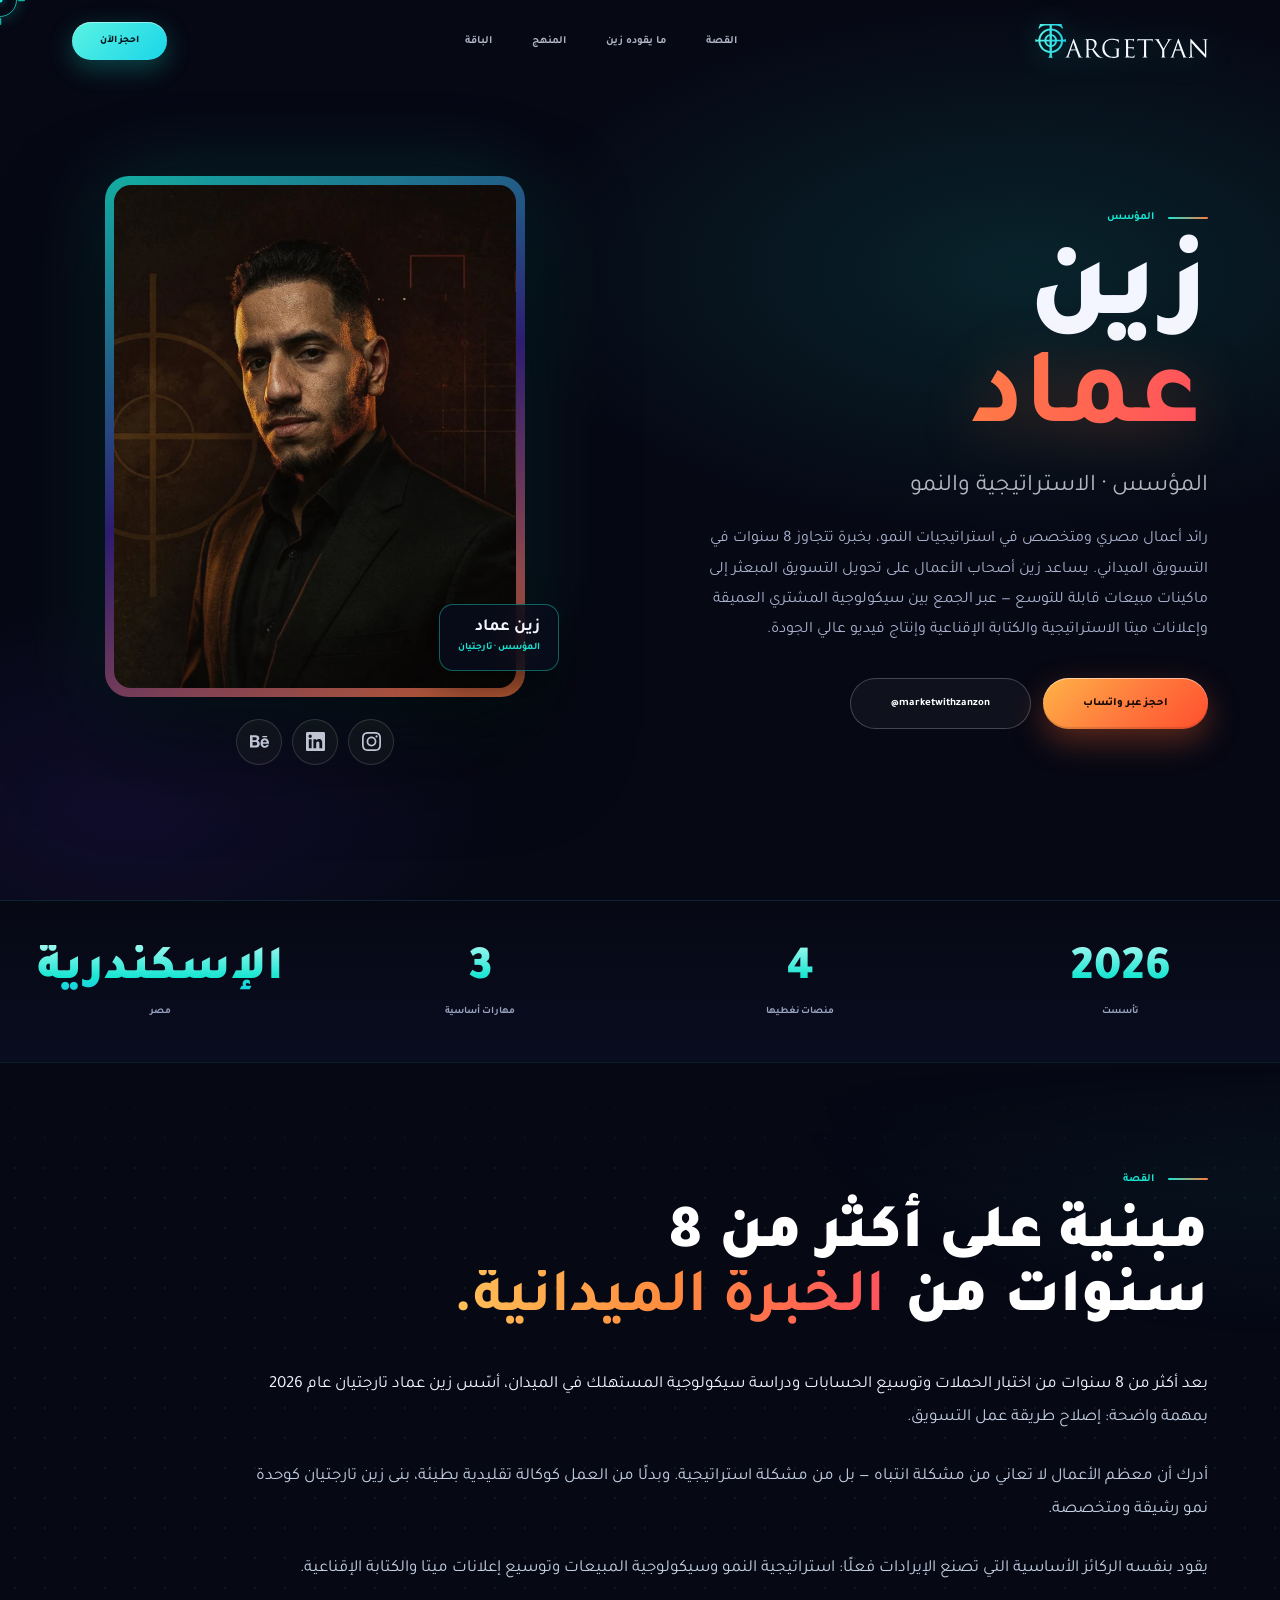
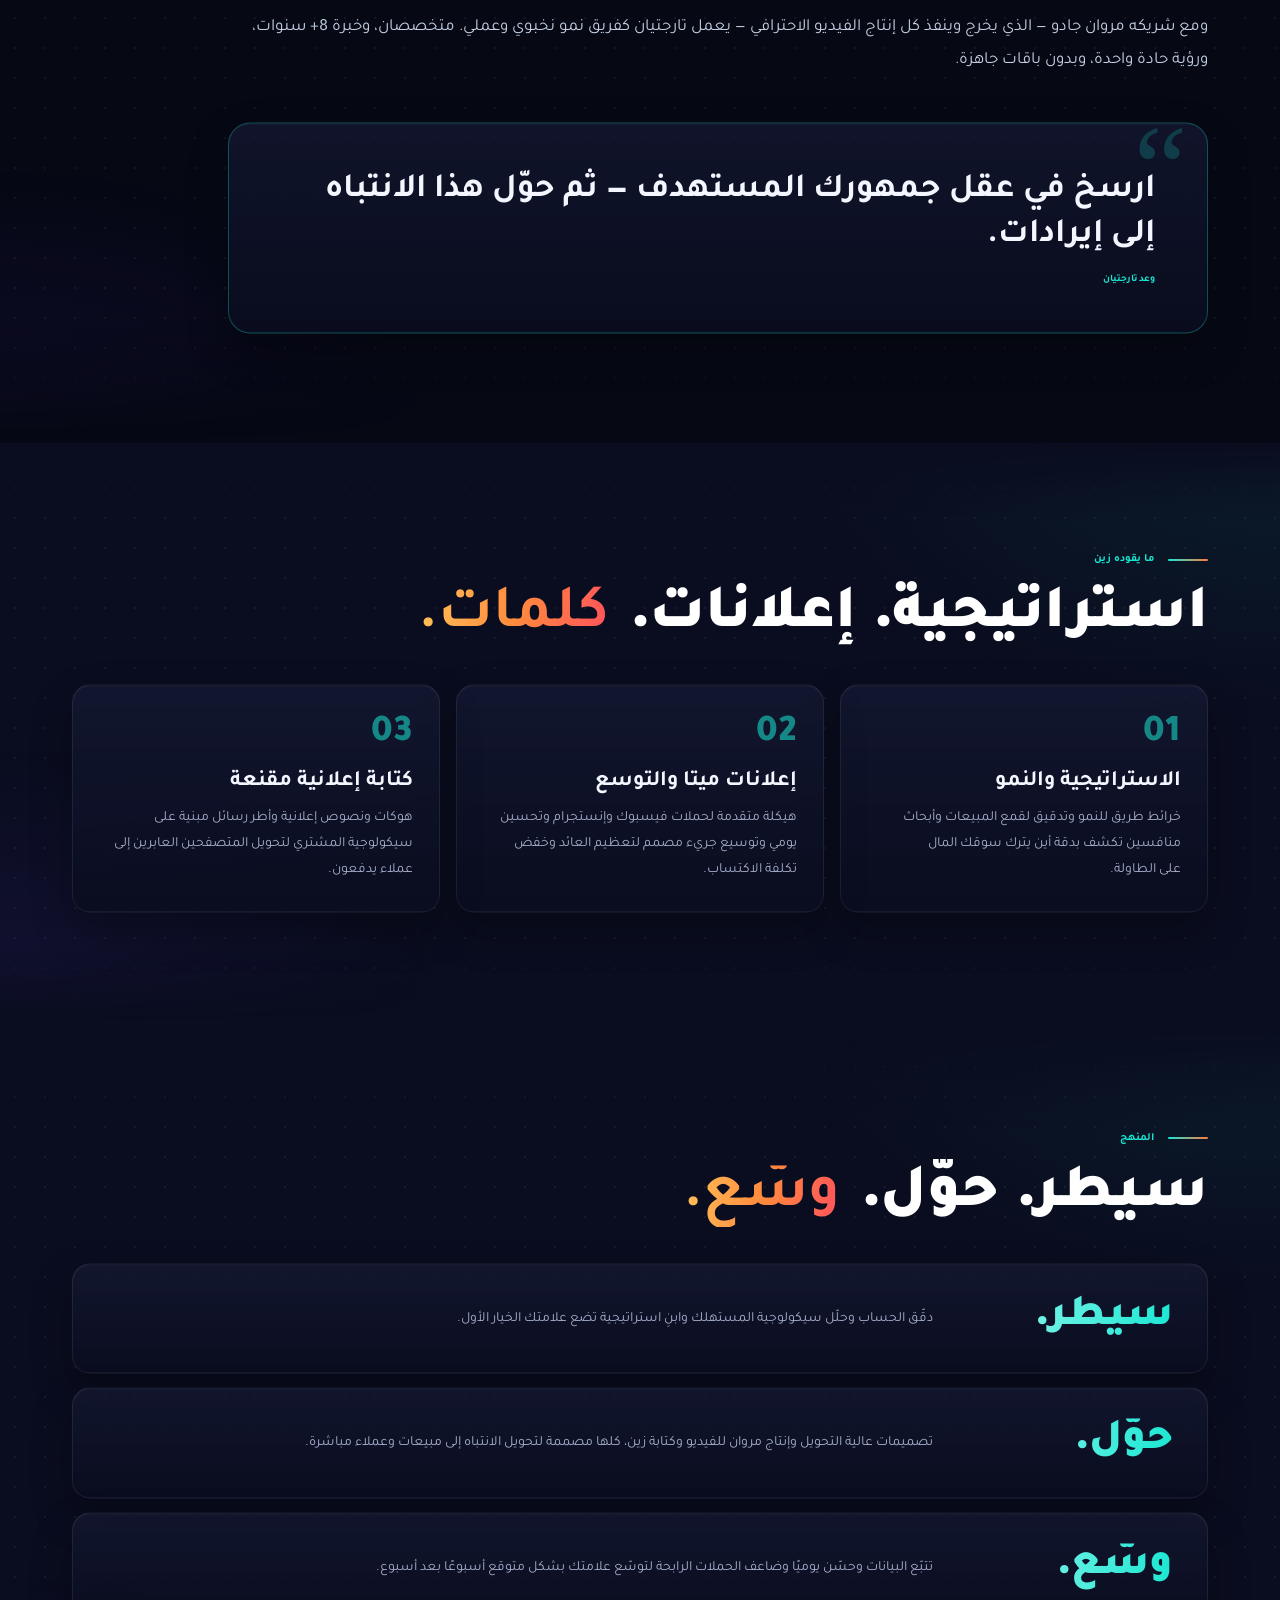
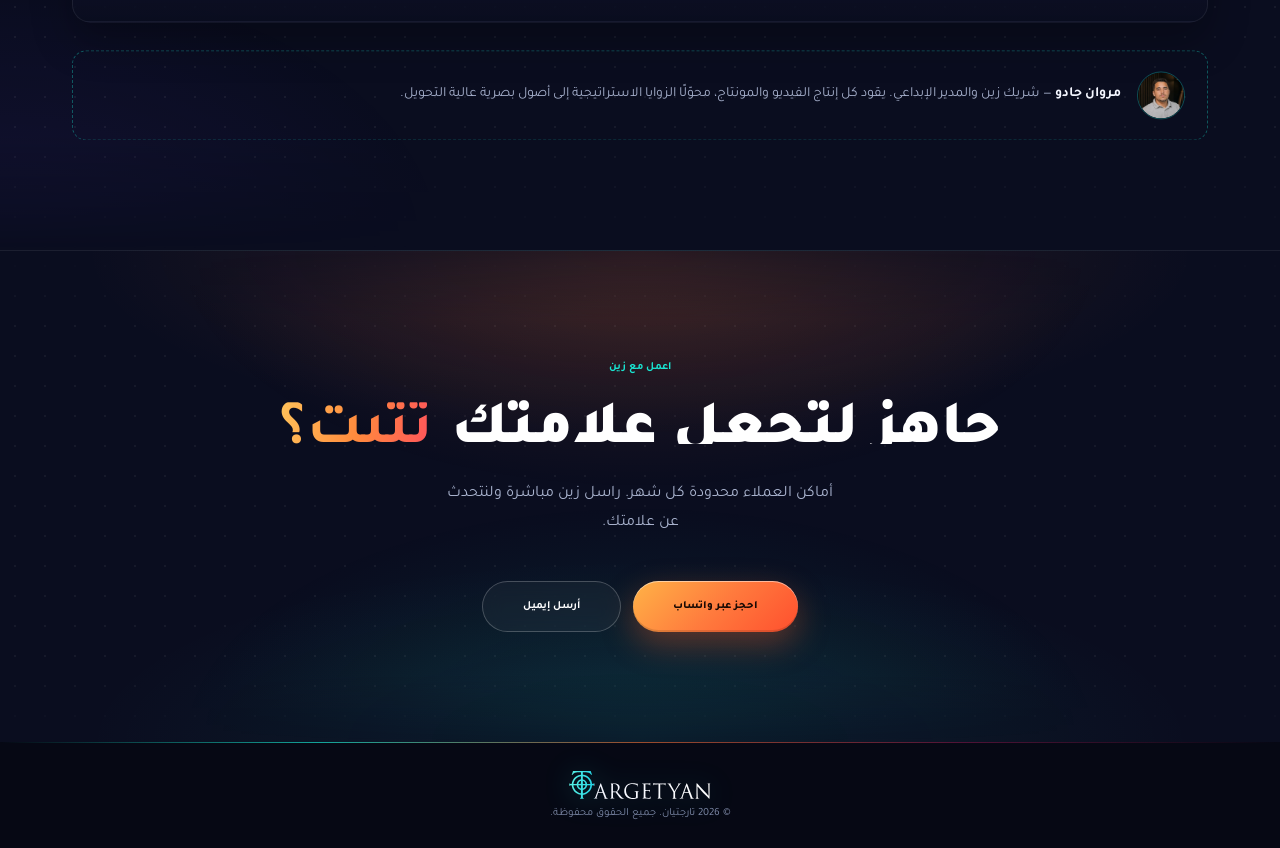
<file: founder-arabic.html>
<!DOCTYPE html>
<html lang="ar" dir="rtl" data-desktop>
<head>
<meta charset="UTF-8">
<meta name="viewport" content="width=device-width, initial-scale=1.0">
<title>زين عماد — مؤسس تارجتيان</title>
<link rel="icon" href="favicon.ico" sizes="any">
<link rel="icon" type="image/svg+xml" href="favicon.svg">
<link rel="icon" type="image/png" sizes="32x32" href="favicon-32.png">
<link rel="apple-touch-icon" href="apple-touch-icon.png">
<link rel="manifest" href="site.webmanifest">
<meta name="theme-color" content="#060814">
<link rel="preload" href="assets/fonts/playfair-display-latin-wght-normal.woff2" as="font" type="font/woff2" crossorigin>
<link rel="preload" href="assets/fonts/dm-sans-latin-wght-normal.woff2" as="font" type="font/woff2" crossorigin>
<script>document.documentElement.classList.add("js");setTimeout(function(){if(!window.__tgMotion)document.documentElement.classList.add("no-motion")},3000)</script>
<style>
@font-face{font-family:"Tajawal";font-style:normal;font-weight:400;font-display:swap;src:url(assets/fonts/tajawal-arabic-400-normal.woff2) format("woff2");unicode-range:U+0600-06FF,U+0750-077F,U+0870-088E,U+0890-0891,U+0897-08E1,U+08E3-08FF,U+200C-200E,U+2010-2011,U+204F,U+2E41,U+FB50-FDFF,U+FE70-FE74,U+FE76-FEFC,U+102E0-102FB,U+10E60-10E7E,U+10EC2-10EC4,U+10EFC-10EFF,U+1EE00-1EE03,U+1EE05-1EE1F,U+1EE21-1EE22,U+1EE24,U+1EE27,U+1EE29-1EE32,U+1EE34-1EE37,U+1EE39,U+1EE3B,U+1EE42,U+1EE47,U+1EE49,U+1EE4B,U+1EE4D-1EE4F,U+1EE51-1EE52,U+1EE54,U+1EE57,U+1EE59,U+1EE5B,U+1EE5D,U+1EE5F,U+1EE61-1EE62,U+1EE64,U+1EE67-1EE6A,U+1EE6C-1EE72,U+1EE74-1EE77,U+1EE79-1EE7C,U+1EE7E,U+1EE80-1EE89,U+1EE8B-1EE9B,U+1EEA1-1EEA3,U+1EEA5-1EEA9,U+1EEAB-1EEBB,U+1EEF0-1EEF1;}
@font-face{font-family:"Tajawal";font-style:normal;font-weight:400;font-display:swap;src:url(assets/fonts/tajawal-latin-400-normal.woff2) format("woff2");unicode-range:U+0000-00FF,U+0131,U+0152-0153,U+02BB-02BC,U+02C6,U+02DA,U+02DC,U+0304,U+0308,U+0329,U+2000-206F,U+20AC,U+2122,U+2191,U+2193,U+2212,U+2215,U+FEFF,U+FFFD;}
@font-face{font-family:"Tajawal";font-style:normal;font-weight:500;font-display:swap;src:url(assets/fonts/tajawal-arabic-500-normal.woff2) format("woff2");unicode-range:U+0600-06FF,U+0750-077F,U+0870-088E,U+0890-0891,U+0897-08E1,U+08E3-08FF,U+200C-200E,U+2010-2011,U+204F,U+2E41,U+FB50-FDFF,U+FE70-FE74,U+FE76-FEFC,U+102E0-102FB,U+10E60-10E7E,U+10EC2-10EC4,U+10EFC-10EFF,U+1EE00-1EE03,U+1EE05-1EE1F,U+1EE21-1EE22,U+1EE24,U+1EE27,U+1EE29-1EE32,U+1EE34-1EE37,U+1EE39,U+1EE3B,U+1EE42,U+1EE47,U+1EE49,U+1EE4B,U+1EE4D-1EE4F,U+1EE51-1EE52,U+1EE54,U+1EE57,U+1EE59,U+1EE5B,U+1EE5D,U+1EE5F,U+1EE61-1EE62,U+1EE64,U+1EE67-1EE6A,U+1EE6C-1EE72,U+1EE74-1EE77,U+1EE79-1EE7C,U+1EE7E,U+1EE80-1EE89,U+1EE8B-1EE9B,U+1EEA1-1EEA3,U+1EEA5-1EEA9,U+1EEAB-1EEBB,U+1EEF0-1EEF1;}
@font-face{font-family:"Tajawal";font-style:normal;font-weight:500;font-display:swap;src:url(assets/fonts/tajawal-latin-500-normal.woff2) format("woff2");unicode-range:U+0000-00FF,U+0131,U+0152-0153,U+02BB-02BC,U+02C6,U+02DA,U+02DC,U+0304,U+0308,U+0329,U+2000-206F,U+20AC,U+2122,U+2191,U+2193,U+2212,U+2215,U+FEFF,U+FFFD;}
@font-face{font-family:"Tajawal";font-style:normal;font-weight:700;font-display:swap;src:url(assets/fonts/tajawal-arabic-700-normal.woff2) format("woff2");unicode-range:U+0600-06FF,U+0750-077F,U+0870-088E,U+0890-0891,U+0897-08E1,U+08E3-08FF,U+200C-200E,U+2010-2011,U+204F,U+2E41,U+FB50-FDFF,U+FE70-FE74,U+FE76-FEFC,U+102E0-102FB,U+10E60-10E7E,U+10EC2-10EC4,U+10EFC-10EFF,U+1EE00-1EE03,U+1EE05-1EE1F,U+1EE21-1EE22,U+1EE24,U+1EE27,U+1EE29-1EE32,U+1EE34-1EE37,U+1EE39,U+1EE3B,U+1EE42,U+1EE47,U+1EE49,U+1EE4B,U+1EE4D-1EE4F,U+1EE51-1EE52,U+1EE54,U+1EE57,U+1EE59,U+1EE5B,U+1EE5D,U+1EE5F,U+1EE61-1EE62,U+1EE64,U+1EE67-1EE6A,U+1EE6C-1EE72,U+1EE74-1EE77,U+1EE79-1EE7C,U+1EE7E,U+1EE80-1EE89,U+1EE8B-1EE9B,U+1EEA1-1EEA3,U+1EEA5-1EEA9,U+1EEAB-1EEBB,U+1EEF0-1EEF1;}
@font-face{font-family:"Tajawal";font-style:normal;font-weight:700;font-display:swap;src:url(assets/fonts/tajawal-latin-700-normal.woff2) format("woff2");unicode-range:U+0000-00FF,U+0131,U+0152-0153,U+02BB-02BC,U+02C6,U+02DA,U+02DC,U+0304,U+0308,U+0329,U+2000-206F,U+20AC,U+2122,U+2191,U+2193,U+2212,U+2215,U+FEFF,U+FFFD;}
@font-face{font-family:"Tajawal";font-style:normal;font-weight:800;font-display:swap;src:url(assets/fonts/tajawal-arabic-800-normal.woff2) format("woff2");unicode-range:U+0600-06FF,U+0750-077F,U+0870-088E,U+0890-0891,U+0897-08E1,U+08E3-08FF,U+200C-200E,U+2010-2011,U+204F,U+2E41,U+FB50-FDFF,U+FE70-FE74,U+FE76-FEFC,U+102E0-102FB,U+10E60-10E7E,U+10EC2-10EC4,U+10EFC-10EFF,U+1EE00-1EE03,U+1EE05-1EE1F,U+1EE21-1EE22,U+1EE24,U+1EE27,U+1EE29-1EE32,U+1EE34-1EE37,U+1EE39,U+1EE3B,U+1EE42,U+1EE47,U+1EE49,U+1EE4B,U+1EE4D-1EE4F,U+1EE51-1EE52,U+1EE54,U+1EE57,U+1EE59,U+1EE5B,U+1EE5D,U+1EE5F,U+1EE61-1EE62,U+1EE64,U+1EE67-1EE6A,U+1EE6C-1EE72,U+1EE74-1EE77,U+1EE79-1EE7C,U+1EE7E,U+1EE80-1EE89,U+1EE8B-1EE9B,U+1EEA1-1EEA3,U+1EEA5-1EEA9,U+1EEAB-1EEBB,U+1EEF0-1EEF1;}
@font-face{font-family:"Tajawal";font-style:normal;font-weight:800;font-display:swap;src:url(assets/fonts/tajawal-latin-800-normal.woff2) format("woff2");unicode-range:U+0000-00FF,U+0131,U+0152-0153,U+02BB-02BC,U+02C6,U+02DA,U+02DC,U+0304,U+0308,U+0329,U+2000-206F,U+20AC,U+2122,U+2191,U+2193,U+2212,U+2215,U+FEFF,U+FFFD;}
@font-face{font-family:"Tajawal";font-style:normal;font-weight:900;font-display:swap;src:url(assets/fonts/tajawal-arabic-900-normal.woff2) format("woff2");unicode-range:U+0600-06FF,U+0750-077F,U+0870-088E,U+0890-0891,U+0897-08E1,U+08E3-08FF,U+200C-200E,U+2010-2011,U+204F,U+2E41,U+FB50-FDFF,U+FE70-FE74,U+FE76-FEFC,U+102E0-102FB,U+10E60-10E7E,U+10EC2-10EC4,U+10EFC-10EFF,U+1EE00-1EE03,U+1EE05-1EE1F,U+1EE21-1EE22,U+1EE24,U+1EE27,U+1EE29-1EE32,U+1EE34-1EE37,U+1EE39,U+1EE3B,U+1EE42,U+1EE47,U+1EE49,U+1EE4B,U+1EE4D-1EE4F,U+1EE51-1EE52,U+1EE54,U+1EE57,U+1EE59,U+1EE5B,U+1EE5D,U+1EE5F,U+1EE61-1EE62,U+1EE64,U+1EE67-1EE6A,U+1EE6C-1EE72,U+1EE74-1EE77,U+1EE79-1EE7C,U+1EE7E,U+1EE80-1EE89,U+1EE8B-1EE9B,U+1EEA1-1EEA3,U+1EEA5-1EEA9,U+1EEAB-1EEBB,U+1EEF0-1EEF1;}
@font-face{font-family:"Tajawal";font-style:normal;font-weight:900;font-display:swap;src:url(assets/fonts/tajawal-latin-900-normal.woff2) format("woff2");unicode-range:U+0000-00FF,U+0131,U+0152-0153,U+02BB-02BC,U+02C6,U+02DA,U+02DC,U+0304,U+0308,U+0329,U+2000-206F,U+20AC,U+2122,U+2191,U+2193,U+2212,U+2215,U+FEFF,U+FFFD;}

@font-face{font-family:"Playfair Display";font-style:normal;font-weight:400 900;font-display:swap;src:url(assets/fonts/playfair-display-latin-wght-normal.woff2) format("woff2");unicode-range:U+0000-00FF,U+0131,U+0152-0153,U+02BB-02BC,U+02C6,U+02DA,U+02DC,U+0304,U+0308,U+0329,U+2000-206F,U+20AC,U+2122,U+2191,U+2193,U+2212,U+2215,U+FEFF,U+FFFD;}
@font-face{font-family:"Playfair Display";font-style:italic;font-weight:400 900;font-display:swap;src:url(assets/fonts/playfair-display-latin-wght-italic.woff2) format("woff2");unicode-range:U+0000-00FF,U+0131,U+0152-0153,U+02BB-02BC,U+02C6,U+02DA,U+02DC,U+0304,U+0308,U+0329,U+2000-206F,U+20AC,U+2122,U+2191,U+2193,U+2212,U+2215,U+FEFF,U+FFFD;}
@font-face{font-family:"DM Sans";font-style:normal;font-weight:100 1000;font-display:swap;src:url(assets/fonts/dm-sans-latin-wght-normal.woff2) format("woff2");unicode-range:U+0000-00FF,U+0131,U+0152-0153,U+02BB-02BC,U+02C6,U+02DA,U+02DC,U+0304,U+0308,U+0329,U+2000-206F,U+20AC,U+2122,U+2191,U+2193,U+2212,U+2215,U+FEFF,U+FFFD;}
*,*::before,*::after{margin:0;padding:0;box-sizing:border-box;}
:root{
  --g:#19E6D2;--gl:#5BF2E3;--gd:#1B44C8;
  --c:#F4F6FF;--ink:#E8EDFF;
  --bg:#060814;--bg2:#0A0D1F;--bg3:#10142B;--bg4:#171C38;
  --muted:#8089A8;
  --pink:#FF7A3D;--cyan:#19E6D2;--pur:#6A3DFF;
}
::selection{background:rgba(25,230,210,.28);color:#fff;}
html{scroll-behavior:smooth;}
body{
  font-family:'DM Sans',sans-serif;background:var(--bg);color:var(--c);
  overflow-x:hidden;letter-spacing:.01em;
}
::-webkit-scrollbar{width:8px;}
::-webkit-scrollbar-track{background:var(--bg);}
::-webkit-scrollbar-thumb{background:#2a3050;border-radius:8px;}

#scroll-bar{
  position:fixed;top:0;left:0;height:1.5px;width:100%;transform:scaleX(0);transform-origin:left;z-index:10000;
  background:linear-gradient(90deg,var(--g),var(--cyan),var(--pink),var(--g));
}

nav{
  position:fixed;top:0;width:100%;z-index:999;
  display:flex;align-items:center;justify-content:space-between;
  padding:22px 64px;
  transition:background .4s,border-color .4s,padding .4s,backdrop-filter .4s;
  border-bottom:1px solid transparent;
}
nav.scrolled{
  padding:14px 64px;
  background:rgba(6,8,20,.82);
  backdrop-filter:blur(22px) saturate(1.2);
  border-bottom-color:rgba(25,230,210,.1);
}
.logo{
  font-family:'Playfair Display',serif;font-size:21px;font-weight:900;
  letter-spacing:5px;text-transform:uppercase;text-decoration:none;color:var(--g);
}
.nav-links{display:flex;gap:38px;list-style:none;}
.nav-links a{
  color:var(--muted);text-decoration:none;font-size:10px;letter-spacing:3px;
  text-transform:uppercase;font-weight:500;transition:color .3s;
  position:relative;padding-bottom:4px;
}
.nav-links a::after{
  content:'';position:absolute;left:0;bottom:0;width:100%;height:1px;
  background:linear-gradient(90deg,var(--g),var(--cyan));
  box-shadow:0 0 8px rgba(25,230,210,.6);
  transform:scaleX(0);transform-origin:left;transition:transform .35s ease;
}
.nav-links a:hover{color:var(--g);}
.nav-links a:hover::after{transform:scaleX(1);}
.nav-btn{
  background:linear-gradient(135deg,#8B4CFF,#5A18D4);
  color:#fff;padding:12px 26px;border-radius:100px;
  font-size:10px;letter-spacing:2.4px;text-transform:uppercase;font-weight:600;
  text-decoration:none;display:inline-block;
  box-shadow:0 0 24px rgba(106,61,255,.38);
  transition:transform .3s,box-shadow .3s;
}
.nav-btn:hover{transform:translateY(-2px);box-shadow:0 8px 32px rgba(106,61,255,.5);}

/* HERO */
.hero{
  position:relative;width:100%;height:100vh;min-height:720px;
  display:flex;align-items:center;overflow:hidden;background:#060814;
}
.hero-banner{
  position:absolute;inset:0;width:100%;height:100%;
  object-fit:cover;object-position:right center;display:block;
}
.hero-left{
  position:absolute;inset:0;
  background:linear-gradient(90deg,
    rgba(6,8,20,.9) 0%,
    rgba(6,8,20,.64) 28%,
    rgba(6,8,20,.28) 52%,
    rgba(6,8,20,.06) 72%,
    transparent 88%);
}
.hero-vignette{
  position:absolute;inset:0;pointer-events:none;
  background:radial-gradient(ellipse 80% 70% at 70% 45%, transparent 40%, rgba(6,8,20,.45) 100%);
}
.hero-content{position:relative;z-index:2;padding:108px 72px 88px;max-width:660px;}
.hero-pill{
  display:inline-flex;align-items:center;gap:12px;
  background:rgba(25,230,210,.06);border:1px solid rgba(25,230,210,.28);
  padding:8px 18px 8px 10px;border-radius:100px;margin-bottom:30px;
  font-size:10px;letter-spacing:2.8px;text-transform:uppercase;color:var(--g);font-weight:600;
}
.hero-pill .mark{
  width:22px;height:22px;border:1px solid rgba(25,230,210,.55);border-radius:50%;
  display:flex;align-items:center;justify-content:center;
  box-shadow:0 0 12px rgba(25,230,210,.22);
}
.hero-pill .mark i{width:5px;height:5px;border-radius:50%;background:var(--g);box-shadow:0 0 8px var(--g);}
.hero-pill em{font-style:normal;color:rgba(244,246,255,.4);}
.hero h1{
  font-family:'Playfair Display',serif;
  font-size:clamp(56px,7.4vw,96px);font-weight:900;line-height:.94;
  color:var(--c);margin-bottom:18px;
  text-shadow:0 20px 60px rgba(0,0,0,.35);
}
.hero h1 em{
  font-style:italic;font-weight:700;
  background:linear-gradient(100deg,#9BF7EE,#19E6D2 35%,#6A3DFF 55%,#19E6D2 75%,#9BF7EE);
  background-size:300% 100%;
  -webkit-background-clip:text;-webkit-text-fill-color:transparent;background-clip:text;
  filter:drop-shadow(0 0 28px rgba(25,230,210,.28));
  animation:gradShift 7s ease-in-out infinite;
}
@keyframes gradShift{0%{background-position:0% 50%;}50%{background-position:100% 50%;}100%{background-position:0% 50%;}}
.hero-sub{
  font-family:'Playfair Display',serif;font-size:20px;font-style:italic;font-weight:500;
  color:rgba(244,246,255,.52);margin-bottom:44px;
}
.hero-ctas{display:flex;gap:14px;flex-wrap:wrap;}

.btn-gold{
  background:linear-gradient(180deg,#5BF2E3,#19E6D2 55%,#6A3DFF);
  color:#fff;padding:17px 38px;border-radius:100px;
  font-size:11px;letter-spacing:2.2px;text-transform:uppercase;font-weight:700;
  text-decoration:none;display:inline-block;
  box-shadow:0 8px 28px rgba(0,0,0,.35),0 0 28px rgba(25,230,210,.28);
  transition:transform .3s,box-shadow .3s;
}
.btn-gold:hover{transform:translateY(-2px);box-shadow:0 14px 40px rgba(0,0,0,.4),0 0 40px rgba(25,230,210,.45);}
.btn-outline{
  background:rgba(255,255,255,.03);color:var(--c);
  padding:17px 38px;border:1px solid rgba(244,246,255,.18);border-radius:100px;
  font-size:11px;letter-spacing:2.2px;text-transform:uppercase;font-weight:500;
  text-decoration:none;display:inline-block;backdrop-filter:blur(8px);
  transition:border-color .3s,background .3s;
}
.btn-outline:hover{border-color:rgba(244,246,255,.42);background:rgba(255,255,255,.06);box-shadow:0 0 24px rgba(244,246,255,.08);}

.glow-rule{height:1px;background:linear-gradient(90deg,transparent,rgba(25,230,210,.55),rgba(25,230,210,.25),rgba(255,122,26,.25),transparent);}

/* STATS */
.stats{
  display:flex;justify-content:center;flex-wrap:wrap;
  padding:56px 60px;
  background:linear-gradient(180deg,var(--bg),var(--bg2));
}
.stat{text-align:center;padding:0 56px;position:relative;border-radius:20px;transition:background .3s,box-shadow .3s;}
.stat:hover{background:rgba(25,230,210,.04);box-shadow:0 0 40px rgba(25,230,210,.08);}
.stat+.stat::before{
  content:'';position:absolute;left:0;top:50%;transform:translateY(-50%);
  height:48px;width:1px;
  background:linear-gradient(180deg,transparent,rgba(25,230,210,.28),transparent);
}
.stat-n{
  font-family:'Playfair Display',serif;font-size:56px;font-weight:900;line-height:1;
  background:linear-gradient(180deg,#9BF7EE,#19E6D2);
  -webkit-background-clip:text;-webkit-text-fill-color:transparent;background-clip:text;
}
.stat-l{font-size:10px;letter-spacing:3px;text-transform:uppercase;color:var(--muted);margin-top:10px;}
.stat-inf{display:flex;justify-content:center;height:56px;align-items:center;}
.stat-inf svg{width:86px;height:42px;overflow:visible;}
.inf-track{fill:none;stroke:rgba(25,230,210,.18);stroke-width:3.5;stroke-linecap:round;}
.inf-draw{fill:none;stroke:url(#infGrad);stroke-width:3.5;stroke-linecap:round;stroke-dasharray:180;stroke-dashoffset:180;filter:drop-shadow(0 0 6px rgba(25,230,210,.5));}
.stats.on .inf-draw{animation:infDraw 1.4s cubic-bezier(.16,1,.3,1) forwards, infPulse 2.8s ease-in-out 1.4s infinite;}
.inf-glow{fill:none;stroke:#fff6c8;stroke-width:3.5;stroke-linecap:round;stroke-dasharray:26 154;stroke-dashoffset:180;opacity:0;filter:drop-shadow(0 0 8px var(--g));}
.stats.on .inf-glow{animation:infTravel 2.6s linear 1.5s infinite;opacity:.9;}
@keyframes infDraw{to{stroke-dashoffset:0;}}
@keyframes infPulse{0%,100%{filter:drop-shadow(0 0 6px rgba(25,230,210,.45));}50%{filter:drop-shadow(0 0 14px rgba(255,122,26,.45));}}
@keyframes infTravel{to{stroke-dashoffset:-180;}}

/* SECTIONS */
section{padding:120px 72px;position:relative;}
.sec-tag{
  font-size:10px;letter-spacing:4.5px;text-transform:uppercase;color:var(--g);
  font-weight:600;margin-bottom:18px;display:flex;align-items:center;gap:14px;
}
.sec-tag::before{content:'';width:32px;height:1px;background:linear-gradient(90deg,var(--g),transparent);}
.sec-h{
  font-family:'Playfair Display',serif;
  font-size:clamp(38px,4.8vw,68px);font-weight:900;line-height:1.04;
  margin-bottom:64px;max-width:620px;color:var(--ink);
}
.sec-h em{
  font-style:italic;font-weight:700;
  background:linear-gradient(100deg,#9BF7EE 0%,var(--cyan) 30%,var(--pink) 55%,#9BF7EE 80%,var(--cyan) 100%);
  background-size:300% 100%;
  -webkit-background-clip:text;-webkit-text-fill-color:transparent;background-clip:text;
  animation:gradShift 8s ease-in-out infinite;
}

#services{background:var(--bg2);}
.svc-grid{display:grid;grid-template-columns:repeat(3,1fr);gap:16px;}
.svc-card{
  background:linear-gradient(180deg,rgba(12,20,36,.9),rgba(7,12,22,.95));
  border:1px solid rgba(25,230,210,.1);
  border-radius:24px;
  padding:36px 30px 32px;
  position:relative;
  box-shadow:0 0 0 rgba(25,230,210,0);
  transition:border-color .4s,transform .4s,box-shadow .4s;
}
.svc-card::before{
  content:'';position:absolute;top:0;left:18px;right:18px;height:1px;
  background:linear-gradient(90deg,transparent,rgba(25,230,210,.55),transparent);
}
.svc-card:hover{
  border-color:rgba(25,230,210,.4);
  transform:translateY(-6px);
  box-shadow:0 24px 56px rgba(0,0,0,.45),0 0 42px rgba(25,230,210,.14),inset 0 0 30px rgba(25,230,210,.03);
}
.svc-no{
  font-family:'Playfair Display',serif;font-size:42px;font-weight:900;
  color:rgba(25,230,210,.09);line-height:1;margin-bottom:18px;
}
.svc-ico{
  width:46px;height:46px;margin-bottom:18px;
  display:flex;align-items:center;justify-content:center;
  border:1px solid rgba(25,230,210,.2);border-radius:50%;
  background:rgba(25,230,210,.05);
  box-shadow:0 0 18px rgba(25,230,210,.1);
  transition:box-shadow .4s,border-color .4s;
}
.svc-card:hover .svc-ico{border-color:rgba(25,230,210,.45);box-shadow:0 0 24px rgba(25,230,210,.32);}
.svc-ico svg{width:18px;height:18px;stroke:var(--g);fill:none;stroke-width:1.6;}
.svc-t{font-family:'Playfair Display',serif;font-size:22px;font-weight:700;margin-bottom:12px;letter-spacing:.01em;}
.svc-d{font-size:14px;color:var(--muted);line-height:1.78;font-weight:300;}
.svc-badge{
  display:inline-block;margin-top:16px;
  border:1px solid rgba(106,61,255,.3);color:#FFB38A;
  font-size:9px;letter-spacing:1.8px;text-transform:uppercase;
  padding:5px 12px;border-radius:100px;font-weight:600;
}
.plats-wrap{margin-top:44px;overflow:hidden;-webkit-mask-image:linear-gradient(90deg,transparent,#000 8%,#000 92%,transparent);mask-image:linear-gradient(90deg,transparent,#000 8%,#000 92%,transparent);}
.plats-track{display:flex;gap:10px;width:max-content;animation:platsScroll 16s linear infinite;}
.plats-wrap:hover .plats-track{animation-play-state:paused;}
@keyframes platsScroll{from{transform:translateX(0);}to{transform:translateX(-50%);}}
.plat{
  padding:10px 20px;border:1px solid rgba(25,230,210,.16);border-radius:100px;
  font-size:10px;letter-spacing:2.4px;text-transform:uppercase;color:var(--ink);
  transition:border-color .3s,box-shadow .3s,background .3s;
  white-space:nowrap;
}
.plat:hover{border-color:rgba(25,230,210,.4);box-shadow:0 0 18px rgba(25,230,210,.18);background:rgba(25,230,210,.05);}

/* PACKAGE as a framed work */
#package{background:var(--bg);}
.pkg-bleed{width:100%;margin:0 0 64px;}
.pkg-visual{
  width:100%;max-width:1120px;margin:0 auto;
  padding:10px;
  background:linear-gradient(160deg,rgba(25,230,210,.28),rgba(25,230,210,.08) 40%,rgba(255,122,26,.1) 80%,rgba(25,230,210,.2));
  border-radius:26px;
  box-shadow:0 40px 90px rgba(0,0,0,.55),0 0 60px rgba(25,230,210,.1);
}
.pkg-visual img{
  width:100%;height:auto;display:block;
  aspect-ratio:1672/941;object-fit:cover;
  border:1px solid rgba(6,8,20,.6);
  border-radius:18px;
}
.pkg-caption{
  max-width:1120px;margin:14px auto 0;
  display:flex;justify-content:space-between;align-items:baseline;
  font-size:10px;letter-spacing:2.6px;text-transform:uppercase;color:var(--muted);
}
.pkg-layout{max-width:1120px;margin:0 auto;display:grid;grid-template-columns:1fr 340px;gap:64px;align-items:start;}
.feat-row{display:flex;align-items:flex-start;gap:16px;padding:20px 0;border-bottom:1px solid rgba(255,255,255,.04);}
.feat-row:last-child{border:none;}
.feat-chk{
  width:20px;height:20px;flex-shrink:0;margin-top:3px;
  border:1px solid rgba(25,230,210,.35);border-radius:50%;
  display:flex;align-items:center;justify-content:center;
  box-shadow:0 0 10px rgba(25,230,210,.14);
}
.feat-chk svg{width:8px;height:8px;stroke:var(--g);stroke-width:3;fill:none;}
.feat-main{font-size:16px;line-height:1.45;font-family:'Playfair Display',serif;font-weight:700;}
.feat-sub{color:var(--muted);font-size:13px;display:block;margin-top:5px;font-family:'DM Sans',sans-serif;font-weight:300;line-height:1.65;}
.price-box{
  position:sticky;top:104px;
  background:linear-gradient(180deg,#141A36,#0A0E22);
  border:1px solid rgba(25,230,210,.22);
  border-radius:28px;
  padding:48px 36px;text-align:center;
  box-shadow:0 30px 70px rgba(0,0,0,.5),0 0 60px rgba(25,230,210,.1),inset 0 1px 0 rgba(255,255,255,.04);
  transition:box-shadow .4s,border-color .4s;
}
.price-box::after{content:"";position:absolute;inset:0;border-radius:inherit;pointer-events:none;box-shadow:0 0 78px rgba(25,230,210,.3);opacity:0;animation:priceGlow 4s ease-in-out infinite;}
@keyframes priceGlow{0%,100%{opacity:0;}50%{opacity:1;}}
.price-box:hover{border-color:rgba(25,230,210,.36);animation-play-state:paused;box-shadow:0 30px 70px rgba(0,0,0,.5),0 0 80px rgba(25,230,210,.2);}
.save-pill{
  display:inline-block;border:1px solid rgba(220,80,80,.3);color:#FF9A9A;
  font-size:10px;letter-spacing:2.4px;text-transform:uppercase;
  padding:6px 16px;border-radius:100px;margin-bottom:22px;
}
.p-was{font-size:15px;color:var(--muted);text-decoration:line-through;margin-bottom:8px;}
.p-now{
  font-family:'Playfair Display',serif;line-height:1;margin-bottom:10px;
  background:linear-gradient(180deg,#9BF7EE,#19E6D2);
  -webkit-background-clip:text;-webkit-text-fill-color:transparent;background-clip:text;
}
.p-big{font-size:64px;font-weight:900;}
.p-cur{font-size:20px;font-weight:400;font-family:'DM Sans',sans-serif;vertical-align:super;}
.p-lbl{font-size:10px;letter-spacing:2.6px;text-transform:uppercase;color:var(--muted);margin-bottom:32px;}
.price-box .btn-gold{width:100%;display:block;margin-bottom:12px;text-align:center;}
.price-box .btn-outline{width:100%;display:block;text-align:center;font-size:11px;}
.p-note{font-size:12px;color:var(--muted);margin-top:20px;line-height:1.7;font-weight:300;}

#team{background:var(--bg2);}
.team-grid{display:grid;grid-template-columns:1fr 1fr;gap:18px;max-width:860px;}
.team-card{
  background:linear-gradient(180deg,rgba(12,20,36,.9),rgba(7,12,22,.95));
  border:1px solid rgba(25,230,210,.1);
  border-radius:24px;
  padding:44px 36px;transition:border-color .35s,transform .35s,box-shadow .35s;
}
.team-card:hover{border-color:rgba(25,230,210,.32);transform:translateY(-4px);box-shadow:0 24px 56px rgba(0,0,0,.4),0 0 44px rgba(25,230,210,.14);}
.t-avatar{
  width:68px;height:68px;margin-bottom:22px;
  border:1px solid rgba(25,230,210,.3);border-radius:50%;
  display:flex;align-items:center;justify-content:center;
  font-family:'Playfair Display',serif;font-size:22px;font-weight:900;color:var(--g);
  box-shadow:0 0 22px rgba(25,230,210,.16);
  transition:box-shadow .35s;
}
.team-card:hover .t-avatar{box-shadow:0 0 30px rgba(25,230,210,.32);}
.t-name{font-family:'Playfair Display',serif;font-size:28px;font-weight:700;margin-bottom:8px;}
.t-role{font-size:10px;letter-spacing:3px;text-transform:uppercase;color:var(--g);font-weight:600;margin-bottom:16px;}
.t-bio{font-size:14px;color:var(--muted);line-height:1.8;font-weight:300;}
.t-ig{
  display:inline-flex;align-items:center;gap:8px;margin-top:18px;
  border:1px solid rgba(25,230,210,.24);border-radius:100px;
  padding:8px 16px 8px 12px;
  font-size:11px;letter-spacing:.6px;color:var(--g);text-decoration:none;font-weight:500;
  box-shadow:0 0 14px rgba(25,230,210,.1);
  transition:border-color .3s,box-shadow .3s,background .3s,transform .3s;
}
.t-ig svg{width:15px;height:15px;stroke:var(--g);fill:none;stroke-width:1.7;}
.t-ig:hover{border-color:rgba(25,230,210,.5);background:rgba(25,230,210,.06);box-shadow:0 0 22px rgba(25,230,210,.28);transform:translateY(-1px);}

#process{background:var(--bg);}
.proc-grid{display:grid;grid-template-columns:repeat(4,1fr);gap:14px;}
.proc-card{
  background:rgba(10,17,30,.9);border:1px solid rgba(255,255,255,.04);
  border-radius:20px;
  padding:36px 22px 32px;text-align:center;transition:border-color .35s,transform .35s,box-shadow .35s;
}
.proc-card:hover{border-color:rgba(25,230,210,.28);transform:translateY(-4px);box-shadow:0 20px 46px rgba(0,0,0,.4),0 0 36px rgba(25,230,210,.12);}
.proc-n{
  font-family:'Playfair Display',serif;font-size:48px;font-weight:900;
  background:linear-gradient(180deg,#9BF7EE,#19E6D2);
  -webkit-background-clip:text;-webkit-text-fill-color:transparent;background-clip:text;
  opacity:.28;line-height:1;margin-bottom:16px;
}
.proc-t{font-size:15px;font-weight:600;margin-bottom:10px;letter-spacing:.04em;}
.proc-d{font-size:13px;color:var(--muted);line-height:1.7;font-weight:300;}
.proc-call{border-color:rgba(25,230,210,.16);}
.phone-wrap{position:relative;width:58px;height:58px;margin:0 auto 14px;display:flex;align-items:center;justify-content:center;}
.phone-wrap .ring{position:absolute;inset:0;border-radius:50%;border:1px solid var(--g);opacity:0;transform:scale(.55);}
.proc-call.on .ring.r1{animation:ringOut 1.9s ease-out infinite;}
.proc-call.on .ring.r2{animation:ringOut 1.9s ease-out .4s infinite;border-color:var(--cyan);}
.proc-call.on .ring.r3{animation:ringOut 1.9s ease-out .8s infinite;border-color:var(--pink);}
.phone-ico{width:24px;height:24px;stroke:var(--g);fill:none;stroke-width:1.6;stroke-linecap:round;stroke-linejoin:round;position:relative;z-index:1;filter:drop-shadow(0 0 8px rgba(25,230,210,.5));}
.proc-call.on .phone-ico{animation:phoneShake 1.9s ease-in-out infinite;}
@keyframes ringOut{0%{opacity:.65;transform:scale(.55);}100%{opacity:0;transform:scale(1.55);}}
@keyframes phoneShake{0%,55%,100%{transform:rotate(0);}8%{transform:rotate(14deg);}16%{transform:rotate(-12deg);}24%{transform:rotate(10deg);}32%{transform:rotate(-8deg);}40%{transform:rotate(5deg);}48%{transform:rotate(0);}}

#cta{
  text-align:center;
  background:
    radial-gradient(ellipse 70% 60% at 50% 0%, rgba(25,230,210,.08), transparent 55%),
    var(--bg2);
  border-top:1px solid rgba(25,230,210,.08);
}
#cta .sec-tag{justify-content:center;}
#cta .sec-tag::before{display:none;}
#cta .sec-h{margin:0 auto 22px;text-align:center;max-width:640px;}
#cta p{font-size:16px;color:var(--muted);line-height:1.85;max-width:460px;margin:0 auto 42px;font-weight:300;}
.cta-row{display:flex;gap:14px;justify-content:center;flex-wrap:wrap;}

footer{
  background:var(--bg);border-top:1px solid rgba(25,230,210,.08);
  padding:36px 72px;display:flex;justify-content:space-between;align-items:center;
}
.f-logo{font-family:'Playfair Display',serif;font-size:16px;font-weight:900;letter-spacing:5px;text-transform:uppercase;color:var(--g);}
.f-links{display:flex;gap:28px;}
.f-links a{font-size:10px;letter-spacing:2.4px;text-transform:uppercase;color:var(--muted);text-decoration:none;}
.f-links a:hover{color:var(--g);}
.f-copy{font-size:11px;color:var(--muted);letter-spacing:.04em;}


@media(max-width:1100px){
  .svc-grid{grid-template-columns:repeat(2,1fr);}
  .pkg-layout{grid-template-columns:1fr;}
  .price-box{position:relative;}
}
@media(max-width:768px){
  nav,nav.scrolled{padding:14px 20px;}
  .nav-links{display:none;}
  .hero{min-height:600px;height:100svh;}
  .hero-banner{object-position:68% center;}
  .hero-left{background:linear-gradient(180deg,rgba(6,8,20,.3) 0%,rgba(6,8,20,.72) 48%,rgba(6,8,20,.96) 100%);}
  .hero-content{padding:110px 24px 56px;text-align:center;display:flex;flex-direction:column;align-items:center;}
  .hero h1{font-size:clamp(44px,13vw,62px);}
  .hero-ctas{flex-direction:column;width:100%;align-items:center;}
  .btn-gold,.btn-outline{width:100%;max-width:300px;text-align:center;}
  .stats{padding:28px 12px;}
  .stat{padding:16px 10px;width:50%;}
  .stat+.stat::before{display:none;}
  .stat-n{font-size:38px;}
  section{padding:72px 22px;}
  .svc-grid,.proc-grid,.team-grid{grid-template-columns:1fr;}
  .pkg-caption{display:none;}
  footer{flex-direction:column;gap:12px;text-align:center;padding:28px 20px;}
  .f-links{display:none;}
}
@media(pointer:fine){
  html.has-cursor,html.has-cursor *{cursor:none !important;}
  .cursor-dot{
    position:fixed;top:0;left:0;width:5px;height:5px;border-radius:50%;
    background:var(--g);pointer-events:none;z-index:9999;
    transform:translate(-50%,-50%);
    box-shadow:0 0 8px rgba(25,230,210,.9);
    transition:opacity .15s,background .15s,width .15s,height .15s;
  }
  .cursor-ring{
    position:fixed;top:0;left:0;width:34px;height:34px;border-radius:50%;
    border:1px solid rgba(25,230,210,.75);pointer-events:none;z-index:9998;
    transform:translate(-50%,-50%);
    box-shadow:0 0 16px rgba(25,230,210,.28),inset 0 0 10px rgba(25,230,210,.06);
    transition:width .15s,height .15s,border-color .15s,box-shadow .15s,opacity .2s;
  }
  .cursor-ring i{
    position:absolute;background:rgba(25,230,210,.75);border-radius:1px;
    transition:opacity .25s,background .3s;
  }
  .cursor-ring i:nth-child(1){top:-9px;left:50%;width:1.5px;height:7px;transform:translateX(-50%);}
  .cursor-ring i:nth-child(2){bottom:-9px;left:50%;width:1.5px;height:7px;transform:translateX(-50%);}
  .cursor-ring i:nth-child(3){left:-9px;top:50%;height:1.5px;width:7px;transform:translateY(-50%);}
  .cursor-ring i:nth-child(4){right:-9px;top:50%;height:1.5px;width:7px;transform:translateY(-50%);}
  .cursor-ring.hov{
    width:56px;height:56px;border-color:rgba(25,230,210,.7);
    box-shadow:0 0 26px rgba(25,230,210,.32),inset 0 0 14px rgba(25,230,210,.08);
  }
  .cursor-ring.hov i{opacity:0;}
  .cursor-dot.hov{background:var(--cyan);box-shadow:0 0 10px rgba(25,230,210,.9);width:4px;height:4px;}
  .cursor-ring.down{width:26px;height:26px;}
}

/* ===== motion layer (animations run from assets/motion-site.js) ===== */
.js .fi:not(.on){opacity:0}
.js .hero-content>*:not(.on){opacity:0}
.no-motion .fi,.no-motion .hero-content>*{opacity:1!important;transform:none!important}
.sec-h em{animation-play-state:paused}
.sec-h.on em{animation-play-state:running}
.sr-only{position:absolute;width:1px;height:1px;overflow:hidden;clip:rect(0 0 0 0);white-space:nowrap}
.p-big{font-variant-numeric:tabular-nums}
.pkg-visual picture{display:block}

/* ===== before / after charts ===== */
#results{background:radial-gradient(ellipse 60% 50% at 50% 0%,rgba(25,230,210,.07),transparent 60%),var(--bg);}
.charts-grid{display:grid;grid-template-columns:1fr 1fr;gap:18px;max-width:1000px;}
.chart-card{margin:0;background:linear-gradient(180deg,rgba(12,20,36,.9),rgba(7,12,22,.95));border:1px solid rgba(25,230,210,.1);border-radius:24px;padding:26px 24px 22px;}
.chart-card.is-after{border-color:rgba(25,230,210,.34);box-shadow:0 24px 56px rgba(0,0,0,.4),0 0 44px rgba(25,230,210,.12);}
.chart-head{display:flex;justify-content:space-between;align-items:center;margin-bottom:14px;gap:12px;}
.chart-label{font-size:12px;letter-spacing:3px;text-transform:uppercase;font-weight:700;color:var(--c);}
.chart-badge{font-size:10px;letter-spacing:2px;text-transform:uppercase;padding:5px 12px;border-radius:100px;font-weight:700;border:1px solid;white-space:nowrap;}
.is-before .chart-badge{color:#FF9A9A;border-color:rgba(220,80,80,.32);}
.is-after .chart-badge{color:var(--g);border-color:rgba(25,230,210,.45);background:rgba(25,230,210,.08);}
.chart-svg{width:100%;height:auto;display:block;overflow:visible;}
.chart-svg .gl{stroke:rgba(244,246,255,.07);stroke-width:1;}
.chart-svg .ax{stroke:rgba(244,246,255,.24);stroke-width:1.2;}
.chart-svg .ct{fill:var(--muted);font-size:11px;letter-spacing:.04em;}
.chart-svg .cl{fill:none;stroke-width:3.5;stroke-linecap:round;stroke-linejoin:round;}
.chart-svg .cd,.chart-svg .cr{transform-box:fill-box;transform-origin:center;}
.js .chart-svg .cl{stroke-dasharray:1;stroke-dashoffset:1;}
.js .chart-svg .ca,.js .chart-svg .cd,.js .chart-svg .cr{opacity:0;}
.js .feat-chk polyline{stroke-dasharray:1;stroke-dashoffset:1;}
.js .feat-row.on .feat-chk polyline{stroke-dashoffset:0;}
.no-motion .feat-chk polyline{stroke-dashoffset:0;}
.no-motion .chart-svg .cl{stroke-dashoffset:0;}
.no-motion .chart-svg .ca,.no-motion .chart-svg .cd{opacity:1;}
.chart-note{font-size:13px;color:var(--muted);line-height:1.7;margin-top:14px;}
.chart-disclaimer{margin-top:20px;font-size:11px;color:var(--muted);letter-spacing:.03em;}

/* ===== newsletter ===== */
#newsletter{background:var(--bg2);text-align:center;}
.nl-card{position:relative;max-width:760px;margin:0 auto;padding:56px 44px 40px;border-radius:28px;border:1px solid rgba(25,230,210,.24);background:linear-gradient(180deg,#141A36,#0A0E22);overflow:hidden;box-shadow:0 30px 70px rgba(0,0,0,.5),0 0 60px rgba(25,230,210,.1);}
.nl-card::before{content:"";position:absolute;inset:0;pointer-events:none;background:radial-gradient(ellipse 70% 60% at 50% 0%,rgba(25,230,210,.12),transparent 65%);}
.nl-card>*{position:relative;}
#newsletter .sec-tag{justify-content:center;}
#newsletter .sec-tag::before{display:none;}
#newsletter .sec-h{margin:0 auto 16px;max-width:none;text-align:center;font-size:clamp(30px,4.4vw,52px);}
.nl-sub{font-size:15px;color:var(--muted);line-height:1.8;max-width:480px;margin:0 auto;}
.nl-form{display:flex;gap:10px;max-width:540px;margin:30px auto 0;}
.nl-form input[type=email]{flex:1;min-width:0;background:rgba(255,255,255,.04);border:1px solid rgba(244,246,255,.2);border-radius:100px;padding:16px 24px;color:var(--c);font-family:inherit;font-size:15px;outline:none;transition:border-color .3s,box-shadow .3s;}
.nl-form input[type=email]::placeholder{color:rgba(244,246,255,.38);}
.nl-form input[type=email]:focus{border-color:rgba(25,230,210,.65);box-shadow:0 0 0 3px rgba(25,230,210,.16);}
.nl-form .btn-gold{border:0;cursor:pointer;font-family:inherit;white-space:nowrap;display:inline-block;width:auto;margin:0;}
.nl-form .btn-gold:disabled{opacity:.6;cursor:progress;}
.nl-form[hidden]{display:none;}
.hp{position:absolute;left:-9999px;width:1px;height:1px;opacity:0;pointer-events:none;}
.nl-msg{min-height:24px;margin-top:18px;font-size:14px;line-height:1.6;}
.nl-msg.ok{color:#8FE3B0;font-size:16px;font-weight:600;}
.nl-msg.err{color:#FF9A9A;}
.nl-fine{margin-top:6px;font-size:11px;color:var(--muted);letter-spacing:.04em;}

@media(max-width:768px){.charts-grid{grid-template-columns:1fr;}}
@media(max-width:600px){.nl-card{padding:40px 22px 30px;}.nl-form{flex-direction:column;}.nl-form .btn-gold{width:100%;}}
@media(prefers-reduced-motion:reduce){
  html{scroll-behavior:auto;}
  *,*::before,*::after{animation:none!important;transition:none!important;}
  .js .fi,.js .hero-content>*{opacity:1!important;}
  .js .chart-svg .cl,.js .feat-chk polyline{stroke-dashoffset:0;}
  .js .chart-svg .ca,.js .chart-svg .cd{opacity:1;}
  .inf-draw{stroke-dashoffset:0!important;}
}
/* ===== polish ===== */
:root{--muted:#98A3C0;}
.sec-h em{background-image:linear-gradient(100deg,#9BF7EE,#19E6D2 45%,#5BF2E3 70%,#19E6D2);background-size:250% 100%;}
.svc-card{display:flex;flex-direction:column;padding:36px 30px 30px;background:linear-gradient(180deg,rgba(15,24,42,.95),rgba(8,13,24,.98));}
.svc-card .svc-d{color:#A5AFCB;margin-bottom:20px;}
.svc-card .svc-badge{margin-top:auto;align-self:flex-start;}
.svc-no{color:rgba(25,230,210,.24);transition:color .4s;}
.svc-card:hover .svc-no{color:rgba(25,230,210,.5);}
.team-grid{max-width:none;}
.t-bio,.proc-d{color:#A5AFCB;}
.proc-card{position:relative;background:linear-gradient(180deg,rgba(13,22,38,.95),rgba(8,13,24,.98));border-color:rgba(25,230,210,.1);}
.proc-card::before{content:'';position:absolute;top:0;left:18px;right:18px;height:1px;background:linear-gradient(90deg,transparent,rgba(25,230,210,.5),transparent);}
.proc-n{opacity:.5;}
.phone-wrap{position:absolute;top:16px;right:16px;width:46px;height:46px;margin:0;}
.hero-sub{color:rgba(244,246,255,.7);}

/* ===== founder page ===== */
:root{--hf:'Playfair Display',serif;}
.f-hero{position:relative;display:grid;grid-template-columns:1fr;gap:36px;align-items:center;padding:112px 22px 56px;
  background:radial-gradient(ellipse 70% 50% at 80% 30%,rgba(25,230,210,.12),transparent 60%),radial-gradient(ellipse 50% 40% at 10% 90%,rgba(106,61,255,.1),transparent 60%),var(--bg);overflow:hidden;}
.f-hero .hero-content{position:relative;padding:0;max-width:none;z-index:2;}
.f-tag{font-size:10px;letter-spacing:4.5px;text-transform:uppercase;color:var(--g);font-weight:600;margin-bottom:18px;display:flex;align-items:center;gap:14px;}
.f-tag::before{content:'';width:32px;height:1px;background:linear-gradient(90deg,var(--g),transparent);}
.f-hero h1{font-family:var(--hf);font-size:clamp(54px,15vw,112px);font-weight:900;line-height:.96;color:var(--c);margin-bottom:14px;}
.f-hero h1 em{font-style:italic;font-weight:700;display:block;background:linear-gradient(100deg,#9BF7EE,#19E6D2 40%,#6A3DFF 60%,#19E6D2 80%,#9BF7EE);background-size:300% 100%;-webkit-background-clip:text;background-clip:text;-webkit-text-fill-color:transparent;animation:gradShift 8s ease-in-out infinite;}
.f-role{font-family:var(--hf);font-size:clamp(18px,4.6vw,24px);font-style:italic;color:rgba(244,246,255,.72);margin-bottom:22px;}
.f-lead{font-size:16px;line-height:1.9;color:#A5AFCB;max-width:540px;margin-bottom:32px;font-weight:300;}
.f-ctas{display:flex;gap:12px;flex-wrap:wrap;}
.f-ctas a{text-align:center;}
.f-portrait{position:relative;justify-self:center;width:min(100%,420px);}
.f-frame{padding:9px;border-radius:30px;background:linear-gradient(160deg,rgba(25,230,210,.45),rgba(25,230,210,.08) 40%,rgba(255,122,26,.1) 78%,rgba(25,230,210,.3));box-shadow:0 40px 90px rgba(0,0,0,.55),0 0 70px rgba(25,230,210,.14);}
.f-frame img{width:100%;height:auto;aspect-ratio:4/5;object-fit:cover;display:block;border-radius:22px;}
.f-badge{position:absolute;bottom:26px;inset-inline-start:-14px;background:rgba(7,12,22,.88);backdrop-filter:blur(14px);border:1px solid rgba(25,230,210,.32);border-radius:18px;padding:13px 18px;box-shadow:0 18px 40px rgba(0,0,0,.5);}
.f-badge b{display:block;font-family:var(--hf);font-size:17px;color:var(--c);}
.f-badge span{font-size:10px;letter-spacing:2.4px;text-transform:uppercase;color:var(--g);font-weight:600;}
.f-facts{display:grid;grid-template-columns:1fr 1fr;background:linear-gradient(180deg,var(--bg),var(--bg2));border-top:1px solid rgba(25,230,210,.1);border-bottom:1px solid rgba(25,230,210,.1);}
.f-fact{text-align:center;padding:26px 10px;}
.f-fact .stat-n{font-family:var(--hf);font-size:clamp(30px,8vw,48px);font-weight:900;line-height:1.1;background:linear-gradient(180deg,#9BF7EE,#19E6D2);-webkit-background-clip:text;background-clip:text;-webkit-text-fill-color:transparent;}
.f-fact .stat-l{font-size:10px;letter-spacing:3px;text-transform:uppercase;color:var(--muted);margin-top:8px;}
.f-section{padding:64px 22px;position:relative;}
.f-section .sec-h{max-width:none;margin-bottom:34px;}
.f-story{display:grid;gap:26px;max-width:980px;}
.f-story p{font-size:17px;line-height:1.95;color:#C3D0E3;font-weight:300;}
.f-story p:first-child::first-line{color:var(--c);}
.f-quote{margin-top:18px;padding:30px 28px;border-radius:24px;border:1px solid rgba(25,230,210,.24);background:linear-gradient(180deg,#141A36,#0A0E22);position:relative;overflow:hidden;box-shadow:0 30px 70px rgba(0,0,0,.45),0 0 50px rgba(25,230,210,.08);}
.f-quote::before{content:'“';position:absolute;top:-14px;inset-inline-start:20px;font-family:Georgia,serif;font-size:120px;line-height:1;color:rgba(25,230,210,.2);}
.f-quote q{display:block;position:relative;font-family:var(--hf);font-size:clamp(22px,6vw,34px);font-style:italic;font-weight:700;line-height:1.35;color:var(--c);quotes:none;}
.f-quote cite{display:block;margin-top:14px;font-style:normal;font-size:10px;letter-spacing:3px;text-transform:uppercase;color:var(--g);font-weight:600;}
.f-cards{display:grid;grid-template-columns:1fr;gap:14px;}
.f-card{background:linear-gradient(180deg,rgba(15,24,42,.95),rgba(8,13,24,.98));border:1px solid rgba(25,230,210,.12);border-radius:24px;padding:30px 26px;position:relative;transition:border-color .4s,box-shadow .4s;}
.f-card::before{content:'';position:absolute;top:0;inset-inline:18px;height:1px;background:linear-gradient(90deg,transparent,rgba(25,230,210,.55),transparent);}
.f-card:hover{border-color:rgba(25,230,210,.4);box-shadow:0 24px 56px rgba(0,0,0,.45),0 0 42px rgba(25,230,210,.12);}
.f-card .no{font-family:var(--hf);font-size:38px;font-weight:900;color:rgba(25,230,210,.26);line-height:1;margin-bottom:14px;}
.f-card h3{font-family:var(--hf);font-size:22px;font-weight:700;margin-bottom:10px;}
.f-card p{font-size:14px;line-height:1.85;color:#A5AFCB;font-weight:300;}
#method{background:var(--bg2);}
.f-steps{display:grid;gap:14px;}
.f-step{display:flex;gap:20px;align-items:flex-start;padding:26px 24px;border-radius:22px;background:rgba(10,17,30,.9);border:1px solid rgba(255,255,255,.05);}
.f-step .w{font-family:var(--hf);font-size:clamp(26px,6.4vw,38px);font-weight:900;font-style:italic;min-width:132px;background:linear-gradient(100deg,#9BF7EE,#19E6D2);-webkit-background-clip:text;background-clip:text;-webkit-text-fill-color:transparent;line-height:1.1;}
.f-step p{font-size:14px;line-height:1.85;color:#A5AFCB;font-weight:300;padding-top:4px;}
.f-partner{margin-top:28px;display:flex;gap:16px;align-items:center;padding:20px 22px;border-radius:20px;border:1px dashed rgba(25,230,210,.28);color:#A5AFCB;font-size:14px;line-height:1.8;}
.f-partner b{color:var(--c);}
.f-partner .av{flex:none;width:48px;height:48px;border-radius:50%;border:1px solid rgba(25,230,210,.3);display:flex;align-items:center;justify-content:center;font-family:var(--hf);font-weight:900;color:var(--g);}
.f-cta{text-align:center;background:radial-gradient(ellipse 70% 60% at 50% 0%,rgba(25,230,210,.1),transparent 60%),var(--bg);border-top:1px solid rgba(25,230,210,.08);}
.f-cta .f-tag{justify-content:center;}.f-cta .f-tag::before{display:none;}
.f-cta .sec-h{margin:0 auto 18px;text-align:center;max-width:680px;}
.f-cta p{font-size:16px;color:#A5AFCB;line-height:1.85;max-width:480px;margin:0 auto 34px;font-weight:300;}
.f-cta .f-ctas{justify-content:center;}
.f-back{display:inline-flex;align-items:center;gap:8px;color:var(--muted);font-size:10px;letter-spacing:2.4px;text-transform:uppercase;text-decoration:none;margin-bottom:26px;transition:color .3s;}
.f-back:hover{color:var(--g);}
footer.f-foot{display:block;text-align:center;padding:28px 20px;}
footer.f-foot .f-logo{margin-bottom:6px;}
@media(min-width:900px){
  html:not([data-narrow]) .f-hero{grid-template-columns:1.1fr .9fr;gap:56px;padding:130px 72px 90px;min-height:100vh;}
  html:not([data-narrow]) .f-facts{grid-template-columns:repeat(4,1fr);}
  html:not([data-narrow]) .f-fact{padding:44px 10px;}
  html:not([data-narrow]) .f-section{padding:110px 72px;}
  html:not([data-narrow]) .f-cards{grid-template-columns:repeat(3,1fr);gap:16px;}
  html:not([data-narrow]) .f-step{padding:30px 34px;gap:40px;align-items:center;}
  html:not([data-narrow]) .f-step .w{min-width:200px;font-size:44px;}
  html:not([data-narrow]) .f-quote{padding:46px 52px;}
  html:not([data-narrow]) .f-badge{inset-inline-start:-34px;}
}
@media(prefers-reduced-motion:reduce){.f-hero h1 em{animation:none!important;}}
</style>
<link rel="stylesheet" href="assets/polish.css">
</head>
<body>
<div id="scroll-bar"></div>
<nav>
  <a href="targetyan-arabic.html" class="logo"><img class="logo-img" src="assets/logo-sky.svg" alt="Targetyan"></a>
  <ul class="nav-links">
    <li><a href="#story">القصة</a></li>
    <li><a href="#leads">ما يقوده زين</a></li>
    <li><a href="#method">المنهج</a></li>
    <li><a href="index.html#package">الباقة</a></li>
  </ul>
  <a href="https://wa.me/201208475556" target="_blank" rel="noopener" class="nav-btn">احجز الآن</a>
</nav>
<header class="f-hero" id="top">
  <div class="hero-content">
    <div class="f-tag">المؤسس</div>
    <h1>زين<em>عماد</em></h1>
    <p class="f-role">المؤسس · الاستراتيجية والنمو</p>
    <p class="f-lead">رائد أعمال مصري ومتخصص في استراتيجيات النمو، بخبرة تتجاوز 8 سنوات في التسويق الميداني. يساعد زين أصحاب الأعمال على تحويل التسويق المبعثر إلى ماكينات مبيعات قابلة للتوسع — عبر الجمع بين سيكولوجية المشتري العميقة وإعلانات ميتا الاستراتيجية والكتابة الإقناعية وإنتاج فيديو عالي الجودة.</p>
    <div class="f-ctas">
      <a href="https://wa.me/201208475556" target="_blank" rel="noopener" class="btn-gold">احجز عبر واتساب</a>
      <a href="https://instagram.com/marketwithzanzon" target="_blank" rel="noopener" class="btn-outline">@marketwithzanzon</a>
    </div>
  </div>
  <div class="f-portrait fi">
      <div class="f-photo-wrap"><div class="f-frame"><img src="assets/img/zain-1000.webp" srcset="assets/img/zain-600.webp 600w, assets/img/zain-1000.webp 1000w" sizes="(min-width:900px) 420px, 90vw" width="1000" height="1248" alt="زين عماد، مؤسس تارجتيان" fetchpriority="high" decoding="async"></div>
      <div class="f-badge"><b>زين عماد</b><span>المؤسس · تارجتيان</span></div></div>
      <div class="social social-photo" role="group" aria-label="تابعنا">
    <a class="soc-instagram" href="https://instagram.com/marketwithzanzon" target="_blank" rel="noopener noreferrer" aria-label="Instagram" title="Instagram"><svg viewBox="0 0 24 24" aria-hidden="true" focusable="false"><path d="M7.0301.084c-1.2768.0602-2.1487.264-2.911.5634-.7888.3075-1.4575.72-2.1228 1.3877-.6652.6677-1.075 1.3368-1.3802 2.127-.2954.7638-.4956 1.6365-.552 2.914-.0564 1.2775-.0689 1.6882-.0626 4.947.0062 3.2586.0206 3.6671.0825 4.9473.061 1.2765.264 2.1482.5635 2.9107.308.7889.72 1.4573 1.388 2.1228.6679.6655 1.3365 1.0743 2.1285 1.38.7632.295 1.6361.4961 2.9134.552 1.2773.056 1.6884.069 4.9462.0627 3.2578-.0062 3.668-.0207 4.9478-.0814 1.28-.0607 2.147-.2652 2.9098-.5633.7889-.3086 1.4578-.72 2.1228-1.3881.665-.6682 1.0745-1.3378 1.3795-2.1284.2957-.7632.4966-1.636.552-2.9124.056-1.2809.0692-1.6898.063-4.948-.0063-3.2583-.021-3.6668-.0817-4.9465-.0607-1.2797-.264-2.1487-.5633-2.9117-.3084-.7889-.72-1.4568-1.3876-2.1228C21.2982 1.33 20.628.9208 19.8378.6165 19.074.321 18.2017.1197 16.9244.0645 15.6471.0093 15.236-.005 11.977.0014 8.718.0076 8.31.0215 7.0301.0839m.1402 21.6932c-1.17-.0509-1.8053-.2453-2.2287-.408-.5606-.216-.96-.4771-1.3819-.895-.422-.4178-.6811-.8186-.9-1.378-.1644-.4234-.3624-1.058-.4171-2.228-.0595-1.2645-.072-1.6442-.079-4.848-.007-3.2037.0053-3.583.0607-4.848.05-1.169.2456-1.805.408-2.2282.216-.5613.4762-.96.895-1.3816.4188-.4217.8184-.6814 1.3783-.9003.423-.1651 1.0575-.3614 2.227-.4171 1.2655-.06 1.6447-.072 4.848-.079 3.2033-.007 3.5835.005 4.8495.0608 1.169.0508 1.8053.2445 2.228.408.5608.216.96.4754 1.3816.895.4217.4194.6816.8176.9005 1.3787.1653.4217.3617 1.056.4169 2.2263.0602 1.2655.0739 1.645.0796 4.848.0058 3.203-.0055 3.5834-.061 4.848-.051 1.17-.245 1.8055-.408 2.2294-.216.5604-.4763.96-.8954 1.3814-.419.4215-.8181.6811-1.3783.9-.4224.1649-1.0577.3617-2.2262.4174-1.2656.0595-1.6448.072-4.8493.079-3.2045.007-3.5825-.006-4.848-.0608M16.953 5.5864A1.44 1.44 0 1 0 18.39 4.144a1.44 1.44 0 0 0-1.437 1.4424M5.8385 12.012c.0067 3.4032 2.7706 6.1557 6.173 6.1493 3.4026-.0065 6.157-2.7701 6.1506-6.1733-.0065-3.4032-2.771-6.1565-6.174-6.1498-3.403.0067-6.156 2.771-6.1496 6.1738M8 12.0077a4 4 0 1 1 4.008 3.9921A3.9996 3.9996 0 0 1 8 12.0077"/></svg></a>
    <a class="soc-linkedin" href="https://www.linkedin.com/in/zain-emad-84a584234" target="_blank" rel="noopener noreferrer" aria-label="LinkedIn" title="LinkedIn"><svg viewBox="0 0 24 24" aria-hidden="true" focusable="false"><path d="M20.447 20.452h-3.554v-5.569c0-1.328-.027-3.037-1.852-3.037-1.853 0-2.136 1.445-2.136 2.939v5.667H9.351V9h3.414v1.561h.046c.477-.9 1.637-1.85 3.37-1.85 3.601 0 4.267 2.37 4.267 5.455v6.286zM5.337 7.433c-1.144 0-2.063-.926-2.063-2.065 0-1.138.92-2.063 2.063-2.063 1.14 0 2.064.925 2.064 2.063 0 1.139-.925 2.065-2.064 2.065zm1.782 13.019H3.555V9h3.564v11.452zM22.225 0H1.771C.792 0 0 .774 0 1.729v20.542C0 23.227.792 24 1.771 24h20.451C23.2 24 24 23.227 24 22.271V1.729C24 .774 23.2 0 22.222 0h.003z"/></svg></a>
    <a class="soc-behance" href="https://www.behance.net/zainEmad" target="_blank" rel="noopener noreferrer" aria-label="Behance" title="Behance"><svg viewBox="0 0 24 24" aria-hidden="true" focusable="false"><path d="M16.969 16.927a2.561 2.561 0 0 0 1.901.677 2.501 2.501 0 0 0 1.531-.475c.362-.235.636-.584.779-.99h2.585a5.091 5.091 0 0 1-1.9 2.896 5.292 5.292 0 0 1-3.091.88 5.839 5.839 0 0 1-2.284-.433 4.871 4.871 0 0 1-1.723-1.211 5.657 5.657 0 0 1-1.08-1.874 7.057 7.057 0 0 1-.383-2.393c-.005-.8.129-1.595.396-2.349a5.313 5.313 0 0 1 5.088-3.604 4.87 4.87 0 0 1 2.376.563c.661.362 1.231.87 1.668 1.485a6.2 6.2 0 0 1 .943 2.133c.194.821.263 1.666.205 2.508h-7.699c-.063.79.184 1.574.688 2.187ZM6.947 4.084a8.065 8.065 0 0 1 1.928.198 4.29 4.29 0 0 1 1.49.638c.418.303.748.711.958 1.182.241.579.357 1.203.341 1.83a3.506 3.506 0 0 1-.506 1.961 3.726 3.726 0 0 1-1.503 1.287 3.588 3.588 0 0 1 2.027 1.437c.464.747.697 1.615.67 2.494a4.593 4.593 0 0 1-.423 2.032 3.945 3.945 0 0 1-1.163 1.413 5.114 5.114 0 0 1-1.683.807 7.135 7.135 0 0 1-1.928.259H0V4.084h6.947Zm-.235 12.9c.308.004.616-.029.916-.099a2.18 2.18 0 0 0 .766-.332c.228-.158.411-.371.534-.619.142-.317.208-.663.191-1.009a2.08 2.08 0 0 0-.642-1.715 2.618 2.618 0 0 0-1.696-.505h-3.54v4.279h3.471Zm13.635-5.967a2.13 2.13 0 0 0-1.654-.619 2.336 2.336 0 0 0-1.163.259 2.474 2.474 0 0 0-.738.62 2.359 2.359 0 0 0-.396.792c-.074.239-.12.485-.137.734h4.769a3.239 3.239 0 0 0-.679-1.785l-.002-.001Zm-13.813-.648a2.254 2.254 0 0 0 1.423-.433c.399-.355.607-.88.56-1.413a1.916 1.916 0 0 0-.178-.891 1.298 1.298 0 0 0-.495-.533 1.851 1.851 0 0 0-.711-.274 3.966 3.966 0 0 0-.835-.073H3.241v3.631h3.293v-.014ZM21.62 5.122h-5.976v1.527h5.976V5.122Z"/></svg></a>
  </div>
    </div>
</header>

<div class="f-facts fi">
  <div class="f-fact"><div class="stat-n">2026</div><div class="stat-l">تأسست</div></div>
  <div class="f-fact"><div class="stat-n" data-count="4" data-suffix="">0</div><div class="stat-l">منصات نغطيها</div></div>
  <div class="f-fact"><div class="stat-n" data-count="3" data-suffix="">0</div><div class="stat-l">مهارات أساسية</div></div>
  <div class="f-fact"><div class="stat-n">الإسكندرية</div><div class="stat-l">مصر</div></div>
</div>

<section class="f-section" id="story">
  <div class="sec-tag">القصة</div>
  <h2 class="sec-h fi">مبنية على أكثر من 8 سنوات من <em>الخبرة الميدانية.</em></h2>
  <div class="f-story">
    <p class="fi">بعد أكثر من 8 سنوات من اختبار الحملات وتوسيع الحسابات ودراسة سيكولوجية المستهلك في الميدان، أسّس زين عماد تارجتيان عام 2026 بمهمة واضحة: إصلاح طريقة عمل التسويق.</p>
    <p class="fi">أدرك أن معظم الأعمال لا تعاني من مشكلة انتباه — بل من مشكلة استراتيجية. وبدلًا من العمل كوكالة تقليدية بطيئة، بنى زين تارجتيان كوحدة نمو رشيقة ومتخصصة.</p>
    <p class="fi">يقود بنفسه الركائز الأساسية التي تصنع الإيرادات فعلًا: استراتيجية النمو وسيكولوجية المبيعات وتوسيع إعلانات ميتا والكتابة الإقناعية.</p>
    <p class="fi">ومع شريكه مروان جادو — الذي يخرج وينفذ كل إنتاج الفيديو الاحترافي — يعمل تارجتيان كفريق نمو نخبوي وعملي. متخصصان، وخبرة 8+ سنوات، ورؤية حادة واحدة، وبدون باقات جاهزة.</p>
    <blockquote class="f-quote fi"><q>ارسخ في عقل جمهورك المستهدف — ثم حوّل هذا الانتباه إلى إيرادات.</q><cite>وعد تارجتيان</cite></blockquote>
  </div>
</section>

<section class="f-section" id="leads" style="background:var(--bg2);">
  <div class="sec-tag">ما يقوده زين</div>
  <h2 class="sec-h fi">استراتيجية. إعلانات. <em>كلمات.</em></h2>
  <div class="f-cards">
    <article class="f-card fi"><div class="no">01</div><h3>الاستراتيجية والنمو</h3><p>خرائط طريق للنمو وتدقيق لقمع المبيعات وأبحاث منافسين تكشف بدقة أين يترك سوقك المال على الطاولة.</p></article>
    <article class="f-card fi"><div class="no">02</div><h3>إعلانات ميتا والتوسع</h3><p>هيكلة متقدمة لحملات فيسبوك وإنستجرام وتحسين يومي وتوسيع جريء مصمم لتعظيم العائد وخفض تكلفة الاكتساب.</p></article>
    <article class="f-card fi"><div class="no">03</div><h3>كتابة إعلانية مقنعة</h3><p>هوكات ونصوص إعلانية وأطر رسائل مبنية على سيكولوجية المشتري لتحويل المتصفحين العابرين إلى عملاء يدفعون.</p></article>
  </div>
</section>

<section class="f-section" id="method">
  <div class="sec-tag">المنهج</div>
  <h2 class="sec-h fi">سيطر. حوّل. <em>وسّع.</em></h2>
  <div class="f-steps">
    <div class="f-step fi"><div class="w">سيطر.</div><p>دقّق الحساب وحلّل سيكولوجية المستهلك وابنِ استراتيجية تضع علامتك الخيار الأول.</p></div>
    <div class="f-step fi"><div class="w">حوّل.</div><p>تصميمات عالية التحويل وإنتاج مروان للفيديو وكتابة زين، كلها مصممة لتحويل الانتباه إلى مبيعات وعملاء مباشرة.</p></div>
    <div class="f-step fi"><div class="w">وسّع.</div><p>تتبّع البيانات وحسّن يوميًا وضاعف الحملات الرابحة لتوسّع علامتك بشكل متوقع أسبوعًا بعد أسبوع.</p></div>
  </div>
  <div class="f-partner fi"><div class="av"><img src="assets/img/team-gado-480.webp" width="480" height="600" alt="Marwan Gado" loading="lazy" decoding="async"></div><div><b>مروان جادو</b> — شريك زين والمدير الإبداعي. يقود كل إنتاج الفيديو والمونتاج، محوّلًا الزوايا الاستراتيجية إلى أصول بصرية عالية التحويل.</div></div>
</section>

<section class="f-section f-cta" id="cta">
  <div class="f-tag">اعمل مع زين</div>
  <h2 class="sec-h fi">جاهز لتجعل علامتك <em>تثبت؟</em></h2>
  <p>أماكن العملاء محدودة كل شهر. راسل زين مباشرة ولنتحدث عن علامتك.</p>
  <div class="f-ctas">
    <a href="https://wa.me/201208475556" target="_blank" rel="noopener" class="btn-gold">احجز عبر واتساب</a>
    <a href="mailto:targatyan@gmail.com" class="btn-outline">أرسل إيميل</a>
  </div>
</section>

<div class="glow-rule"></div>
<footer class="f-foot">
  <div class="f-logo"><img class="logo-img" src="assets/logo-white.svg" alt="Targetyan"></div>
  <div class="f-copy">© 2026 تارجتيان. جميع الحقوق محفوظة.</div>
</footer>
<script src="assets/motion-site.js" defer></script>
<script src="assets/polish.js" defer></script>
</body>
</html>
</file>
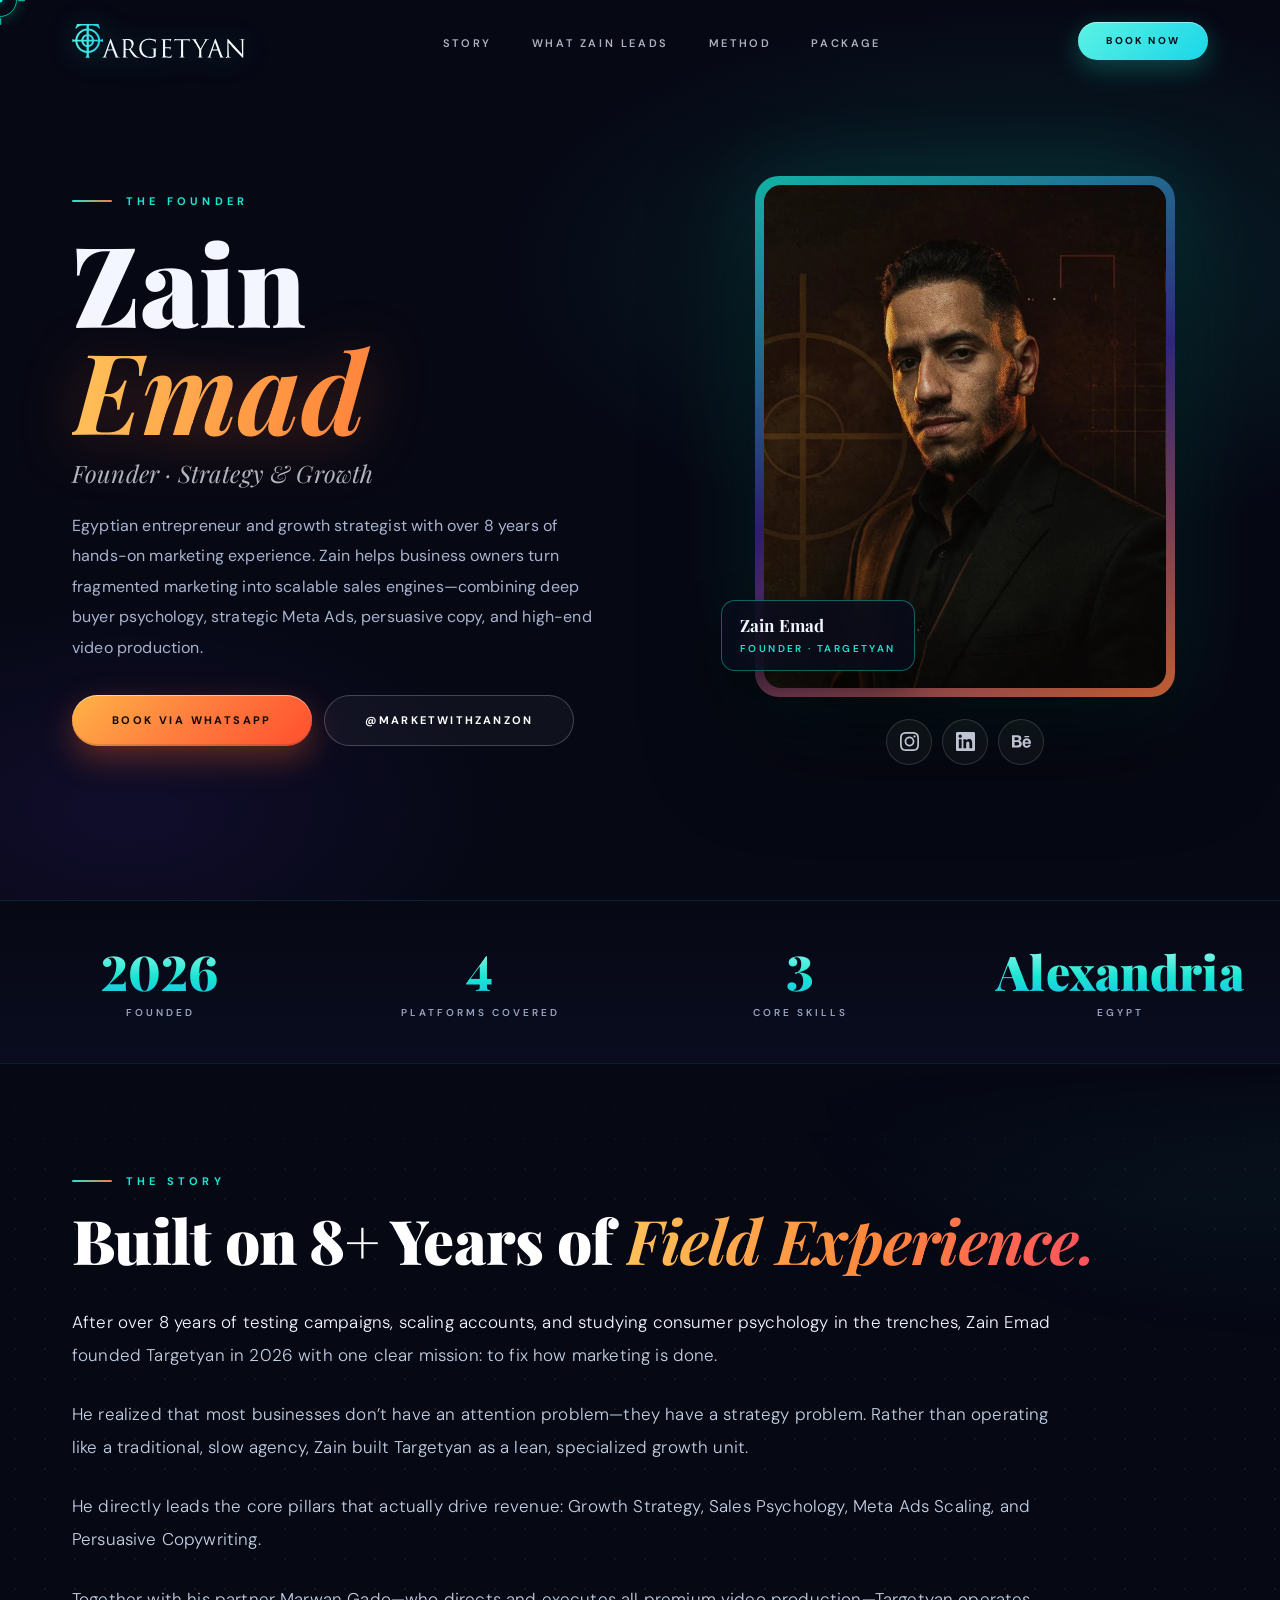
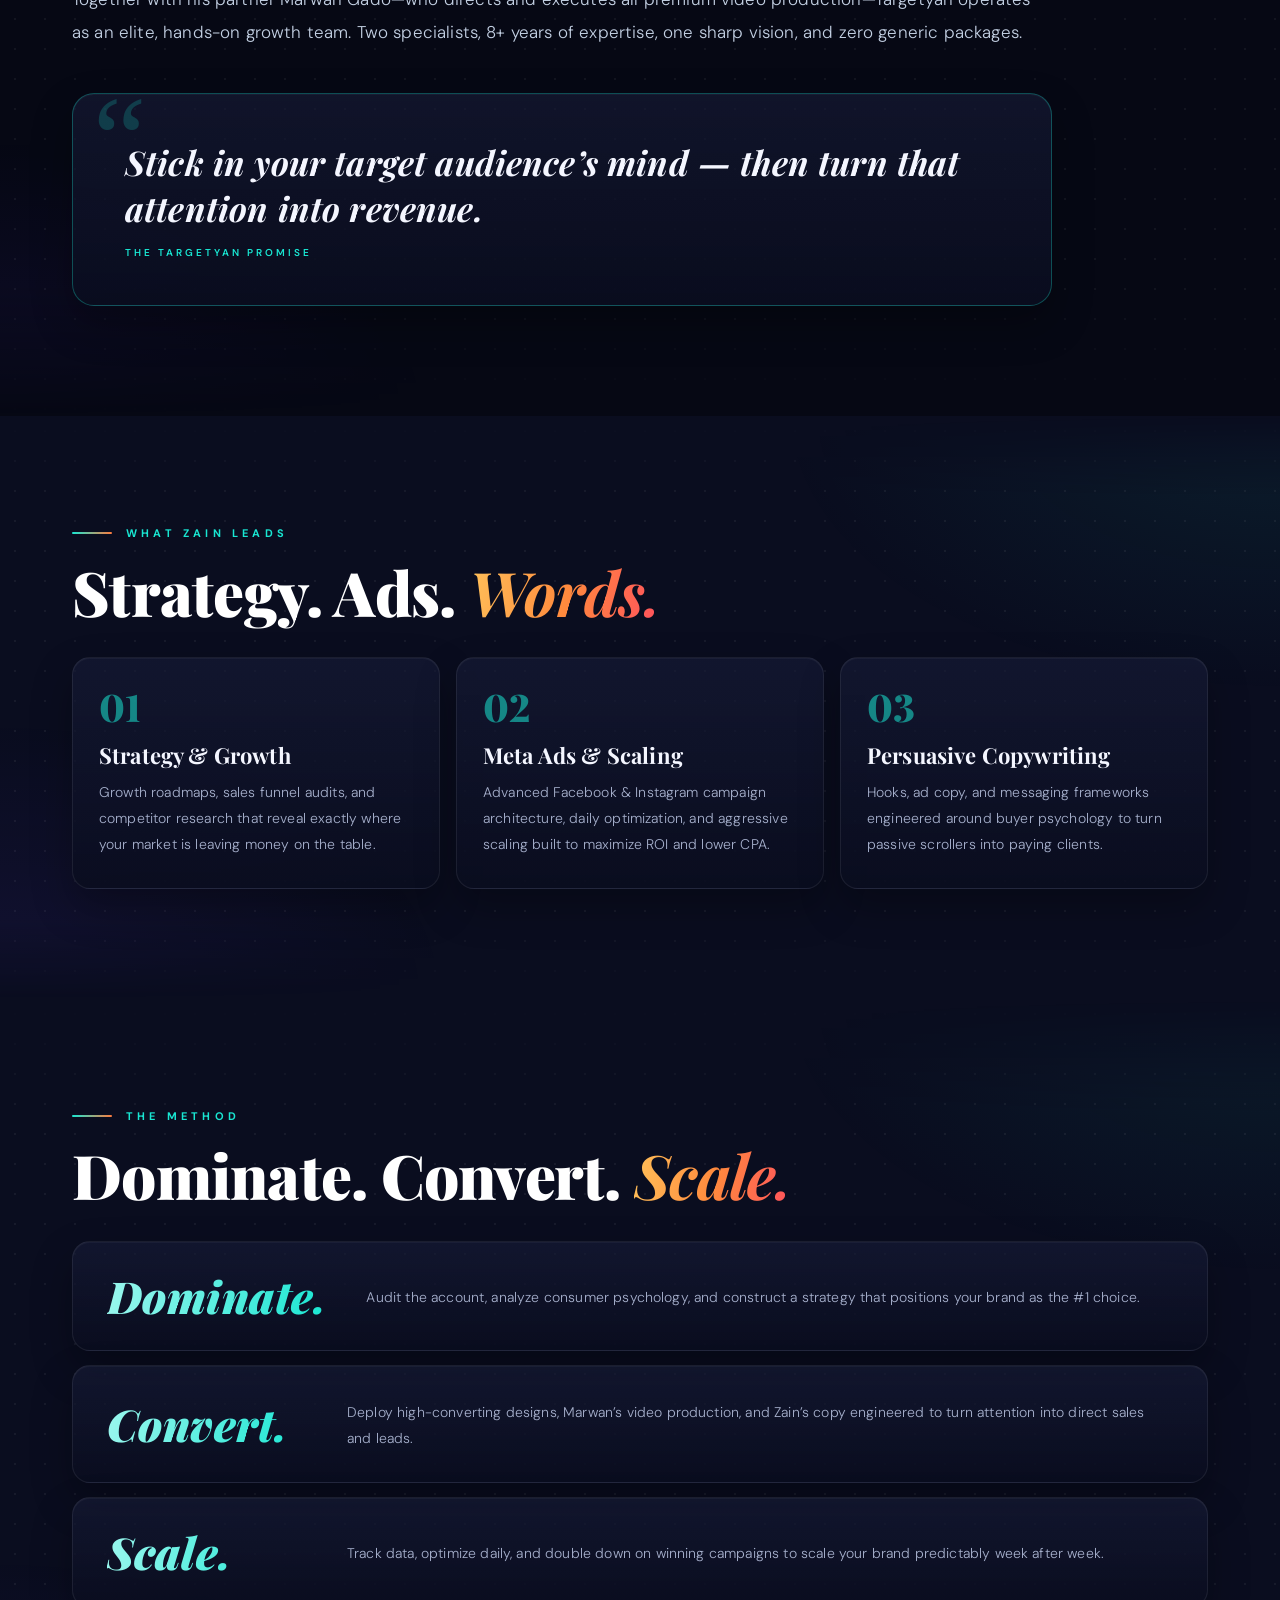
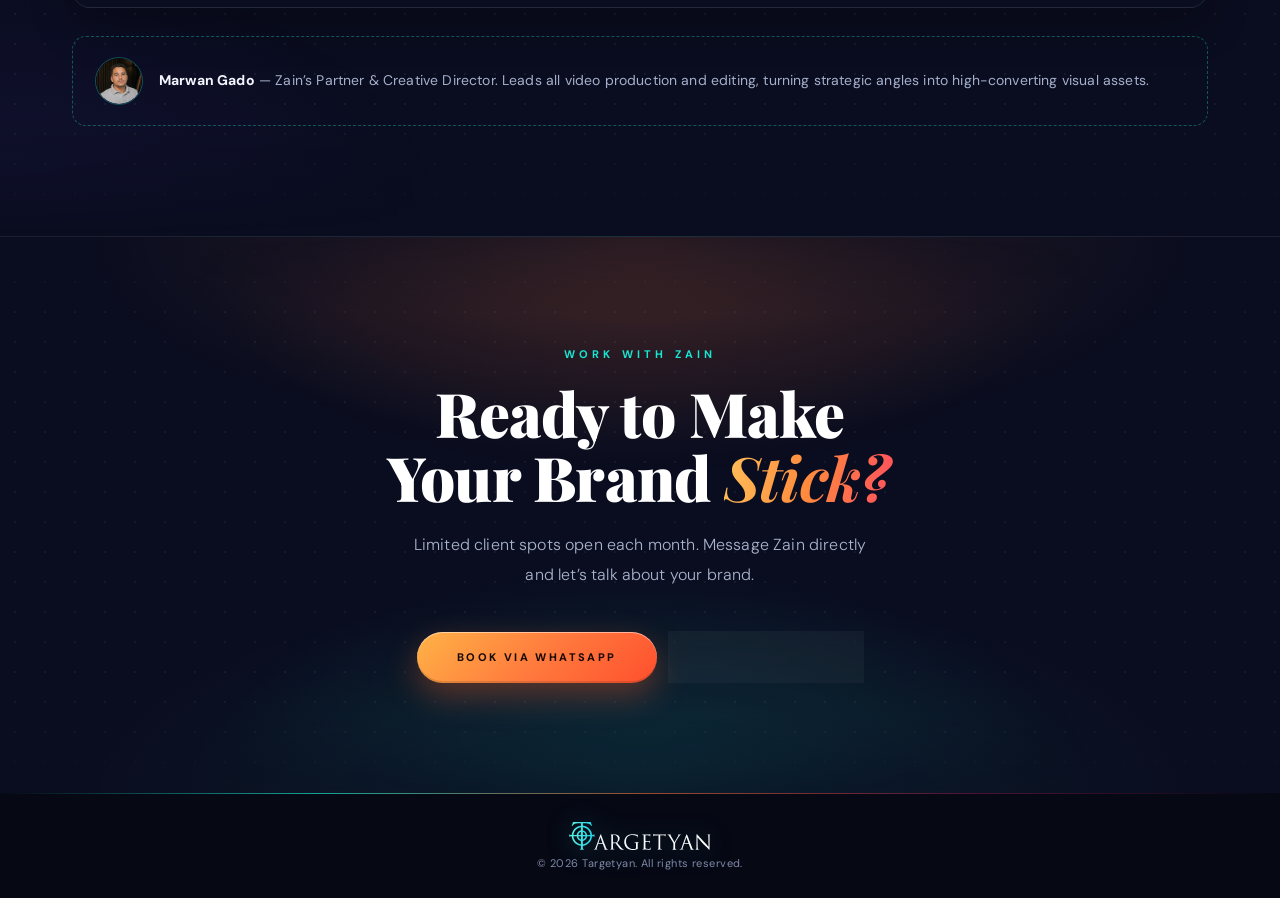
<file: founder.html>
<!DOCTYPE html>
<html lang="en" data-desktop>
<head>
<meta charset="UTF-8">
<meta name="viewport" content="width=device-width, initial-scale=1.0">
<title>Zain Emad — Founder of Targetyan</title>
<link rel="icon" href="favicon.ico" sizes="any">
<link rel="icon" type="image/svg+xml" href="favicon.svg">
<link rel="icon" type="image/png" sizes="32x32" href="favicon-32.png">
<link rel="apple-touch-icon" href="apple-touch-icon.png">
<link rel="manifest" href="site.webmanifest">
<meta name="theme-color" content="#060814">
<link rel="preload" href="assets/fonts/playfair-display-latin-wght-normal.woff2" as="font" type="font/woff2" crossorigin>
<link rel="preload" href="assets/fonts/dm-sans-latin-wght-normal.woff2" as="font" type="font/woff2" crossorigin>
<script>document.documentElement.classList.add("js");setTimeout(function(){if(!window.__tgMotion)document.documentElement.classList.add("no-motion")},3000)</script>
<style>
@font-face{font-family:"Playfair Display";font-style:normal;font-weight:400 900;font-display:swap;src:url(assets/fonts/playfair-display-latin-wght-normal.woff2) format("woff2");unicode-range:U+0000-00FF,U+0131,U+0152-0153,U+02BB-02BC,U+02C6,U+02DA,U+02DC,U+0304,U+0308,U+0329,U+2000-206F,U+20AC,U+2122,U+2191,U+2193,U+2212,U+2215,U+FEFF,U+FFFD;}
@font-face{font-family:"Playfair Display";font-style:italic;font-weight:400 900;font-display:swap;src:url(assets/fonts/playfair-display-latin-wght-italic.woff2) format("woff2");unicode-range:U+0000-00FF,U+0131,U+0152-0153,U+02BB-02BC,U+02C6,U+02DA,U+02DC,U+0304,U+0308,U+0329,U+2000-206F,U+20AC,U+2122,U+2191,U+2193,U+2212,U+2215,U+FEFF,U+FFFD;}
@font-face{font-family:"DM Sans";font-style:normal;font-weight:100 1000;font-display:swap;src:url(assets/fonts/dm-sans-latin-wght-normal.woff2) format("woff2");unicode-range:U+0000-00FF,U+0131,U+0152-0153,U+02BB-02BC,U+02C6,U+02DA,U+02DC,U+0304,U+0308,U+0329,U+2000-206F,U+20AC,U+2122,U+2191,U+2193,U+2212,U+2215,U+FEFF,U+FFFD;}
*,*::before,*::after{margin:0;padding:0;box-sizing:border-box;}
:root{
  --g:#19E6D2;--gl:#5BF2E3;--gd:#1B44C8;
  --c:#F4F6FF;--ink:#E8EDFF;
  --bg:#060814;--bg2:#0A0D1F;--bg3:#10142B;--bg4:#171C38;
  --muted:#8089A8;
  --pink:#FF7A3D;--cyan:#19E6D2;--pur:#6A3DFF;
}
::selection{background:rgba(25,230,210,.28);color:#fff;}
html{scroll-behavior:smooth;}
body{
  font-family:'DM Sans',sans-serif;background:var(--bg);color:var(--c);
  overflow-x:hidden;letter-spacing:.01em;
}
::-webkit-scrollbar{width:8px;}
::-webkit-scrollbar-track{background:var(--bg);}
::-webkit-scrollbar-thumb{background:#2a3050;border-radius:8px;}

#scroll-bar{
  position:fixed;top:0;left:0;height:1.5px;width:100%;transform:scaleX(0);transform-origin:left;z-index:10000;
  background:linear-gradient(90deg,var(--g),var(--cyan),var(--pink),var(--g));
}

nav{
  position:fixed;top:0;width:100%;z-index:999;
  display:flex;align-items:center;justify-content:space-between;
  padding:22px 64px;
  transition:background .4s,border-color .4s,padding .4s,backdrop-filter .4s;
  border-bottom:1px solid transparent;
}
nav.scrolled{
  padding:14px 64px;
  background:rgba(6,8,20,.82);
  backdrop-filter:blur(22px) saturate(1.2);
  border-bottom-color:rgba(25,230,210,.1);
}
.logo{
  font-family:'Playfair Display',serif;font-size:21px;font-weight:900;
  letter-spacing:5px;text-transform:uppercase;text-decoration:none;color:var(--g);
}
.nav-links{display:flex;gap:38px;list-style:none;}
.nav-links a{
  color:var(--muted);text-decoration:none;font-size:10px;letter-spacing:3px;
  text-transform:uppercase;font-weight:500;transition:color .3s;
  position:relative;padding-bottom:4px;
}
.nav-links a::after{
  content:'';position:absolute;left:0;bottom:0;width:100%;height:1px;
  background:linear-gradient(90deg,var(--g),var(--cyan));
  box-shadow:0 0 8px rgba(25,230,210,.6);
  transform:scaleX(0);transform-origin:left;transition:transform .35s ease;
}
.nav-links a:hover{color:var(--g);}
.nav-links a:hover::after{transform:scaleX(1);}
.nav-btn{
  background:linear-gradient(135deg,#8B4CFF,#5A18D4);
  color:#fff;padding:12px 26px;border-radius:100px;
  font-size:10px;letter-spacing:2.4px;text-transform:uppercase;font-weight:600;
  text-decoration:none;display:inline-block;
  box-shadow:0 0 24px rgba(106,61,255,.38);
  transition:transform .3s,box-shadow .3s;
}
.nav-btn:hover{transform:translateY(-2px);box-shadow:0 8px 32px rgba(106,61,255,.5);}

/* HERO */
.hero{
  position:relative;width:100%;height:100vh;min-height:720px;
  display:flex;align-items:center;overflow:hidden;background:#060814;
}
.hero-banner{
  position:absolute;inset:0;width:100%;height:100%;
  object-fit:cover;object-position:right center;display:block;
}
.hero-left{
  position:absolute;inset:0;
  background:linear-gradient(90deg,
    rgba(6,8,20,.9) 0%,
    rgba(6,8,20,.64) 28%,
    rgba(6,8,20,.28) 52%,
    rgba(6,8,20,.06) 72%,
    transparent 88%);
}
.hero-vignette{
  position:absolute;inset:0;pointer-events:none;
  background:radial-gradient(ellipse 80% 70% at 70% 45%, transparent 40%, rgba(6,8,20,.45) 100%);
}
.hero-content{position:relative;z-index:2;padding:108px 72px 88px;max-width:660px;}
.hero-pill{
  display:inline-flex;align-items:center;gap:12px;
  background:rgba(25,230,210,.06);border:1px solid rgba(25,230,210,.28);
  padding:8px 18px 8px 10px;border-radius:100px;margin-bottom:30px;
  font-size:10px;letter-spacing:2.8px;text-transform:uppercase;color:var(--g);font-weight:600;
}
.hero-pill .mark{
  width:22px;height:22px;border:1px solid rgba(25,230,210,.55);border-radius:50%;
  display:flex;align-items:center;justify-content:center;
  box-shadow:0 0 12px rgba(25,230,210,.22);
}
.hero-pill .mark i{width:5px;height:5px;border-radius:50%;background:var(--g);box-shadow:0 0 8px var(--g);}
.hero-pill em{font-style:normal;color:rgba(244,246,255,.4);}
.hero h1{
  font-family:'Playfair Display',serif;
  font-size:clamp(56px,7.4vw,96px);font-weight:900;line-height:.94;
  color:var(--c);margin-bottom:18px;
  text-shadow:0 20px 60px rgba(0,0,0,.35);
}
.hero h1 em{
  font-style:italic;font-weight:700;
  background:linear-gradient(100deg,#9BF7EE,#19E6D2 35%,#6A3DFF 55%,#19E6D2 75%,#9BF7EE);
  background-size:300% 100%;
  -webkit-background-clip:text;-webkit-text-fill-color:transparent;background-clip:text;
  filter:drop-shadow(0 0 28px rgba(25,230,210,.28));
  animation:gradShift 7s ease-in-out infinite;
}
@keyframes gradShift{0%{background-position:0% 50%;}50%{background-position:100% 50%;}100%{background-position:0% 50%;}}
.hero-sub{
  font-family:'Playfair Display',serif;font-size:20px;font-style:italic;font-weight:500;
  color:rgba(244,246,255,.52);margin-bottom:44px;
}
.hero-ctas{display:flex;gap:14px;flex-wrap:wrap;}

.btn-gold{
  background:linear-gradient(180deg,#5BF2E3,#19E6D2 55%,#6A3DFF);
  color:#fff;padding:17px 38px;border-radius:100px;
  font-size:11px;letter-spacing:2.2px;text-transform:uppercase;font-weight:700;
  text-decoration:none;display:inline-block;
  box-shadow:0 8px 28px rgba(0,0,0,.35),0 0 28px rgba(25,230,210,.28);
  transition:transform .3s,box-shadow .3s;
}
.btn-gold:hover{transform:translateY(-2px);box-shadow:0 14px 40px rgba(0,0,0,.4),0 0 40px rgba(25,230,210,.45);}
.btn-outline{
  background:rgba(255,255,255,.03);color:var(--c);
  padding:17px 38px;border:1px solid rgba(244,246,255,.18);border-radius:100px;
  font-size:11px;letter-spacing:2.2px;text-transform:uppercase;font-weight:500;
  text-decoration:none;display:inline-block;backdrop-filter:blur(8px);
  transition:border-color .3s,background .3s;
}
.btn-outline:hover{border-color:rgba(244,246,255,.42);background:rgba(255,255,255,.06);box-shadow:0 0 24px rgba(244,246,255,.08);}

.glow-rule{height:1px;background:linear-gradient(90deg,transparent,rgba(25,230,210,.55),rgba(25,230,210,.25),rgba(255,122,26,.25),transparent);}

/* STATS */
.stats{
  display:flex;justify-content:center;flex-wrap:wrap;
  padding:56px 60px;
  background:linear-gradient(180deg,var(--bg),var(--bg2));
}
.stat{text-align:center;padding:0 56px;position:relative;border-radius:20px;transition:background .3s,box-shadow .3s;}
.stat:hover{background:rgba(25,230,210,.04);box-shadow:0 0 40px rgba(25,230,210,.08);}
.stat+.stat::before{
  content:'';position:absolute;left:0;top:50%;transform:translateY(-50%);
  height:48px;width:1px;
  background:linear-gradient(180deg,transparent,rgba(25,230,210,.28),transparent);
}
.stat-n{
  font-family:'Playfair Display',serif;font-size:56px;font-weight:900;line-height:1;
  background:linear-gradient(180deg,#9BF7EE,#19E6D2);
  -webkit-background-clip:text;-webkit-text-fill-color:transparent;background-clip:text;
}
.stat-l{font-size:10px;letter-spacing:3px;text-transform:uppercase;color:var(--muted);margin-top:10px;}
.stat-inf{display:flex;justify-content:center;height:56px;align-items:center;}
.stat-inf svg{width:86px;height:42px;overflow:visible;}
.inf-track{fill:none;stroke:rgba(25,230,210,.18);stroke-width:3.5;stroke-linecap:round;}
.inf-draw{fill:none;stroke:url(#infGrad);stroke-width:3.5;stroke-linecap:round;stroke-dasharray:180;stroke-dashoffset:180;filter:drop-shadow(0 0 6px rgba(25,230,210,.5));}
.stats.on .inf-draw{animation:infDraw 1.4s cubic-bezier(.16,1,.3,1) forwards, infPulse 2.8s ease-in-out 1.4s infinite;}
.inf-glow{fill:none;stroke:#fff6c8;stroke-width:3.5;stroke-linecap:round;stroke-dasharray:26 154;stroke-dashoffset:180;opacity:0;filter:drop-shadow(0 0 8px var(--g));}
.stats.on .inf-glow{animation:infTravel 2.6s linear 1.5s infinite;opacity:.9;}
@keyframes infDraw{to{stroke-dashoffset:0;}}
@keyframes infPulse{0%,100%{filter:drop-shadow(0 0 6px rgba(25,230,210,.45));}50%{filter:drop-shadow(0 0 14px rgba(255,122,26,.45));}}
@keyframes infTravel{to{stroke-dashoffset:-180;}}

/* SECTIONS */
section{padding:120px 72px;position:relative;}
.sec-tag{
  font-size:10px;letter-spacing:4.5px;text-transform:uppercase;color:var(--g);
  font-weight:600;margin-bottom:18px;display:flex;align-items:center;gap:14px;
}
.sec-tag::before{content:'';width:32px;height:1px;background:linear-gradient(90deg,var(--g),transparent);}
.sec-h{
  font-family:'Playfair Display',serif;
  font-size:clamp(38px,4.8vw,68px);font-weight:900;line-height:1.04;
  margin-bottom:64px;max-width:620px;color:var(--ink);
}
.sec-h em{
  font-style:italic;font-weight:700;
  background:linear-gradient(100deg,#9BF7EE 0%,var(--cyan) 30%,var(--pink) 55%,#9BF7EE 80%,var(--cyan) 100%);
  background-size:300% 100%;
  -webkit-background-clip:text;-webkit-text-fill-color:transparent;background-clip:text;
  animation:gradShift 8s ease-in-out infinite;
}

#services{background:var(--bg2);}
.svc-grid{display:grid;grid-template-columns:repeat(3,1fr);gap:16px;}
.svc-card{
  background:linear-gradient(180deg,rgba(12,20,36,.9),rgba(7,12,22,.95));
  border:1px solid rgba(25,230,210,.1);
  border-radius:24px;
  padding:36px 30px 32px;
  position:relative;
  box-shadow:0 0 0 rgba(25,230,210,0);
  transition:border-color .4s,transform .4s,box-shadow .4s;
}
.svc-card::before{
  content:'';position:absolute;top:0;left:18px;right:18px;height:1px;
  background:linear-gradient(90deg,transparent,rgba(25,230,210,.55),transparent);
}
.svc-card:hover{
  border-color:rgba(25,230,210,.4);
  transform:translateY(-6px);
  box-shadow:0 24px 56px rgba(0,0,0,.45),0 0 42px rgba(25,230,210,.14),inset 0 0 30px rgba(25,230,210,.03);
}
.svc-no{
  font-family:'Playfair Display',serif;font-size:42px;font-weight:900;
  color:rgba(25,230,210,.09);line-height:1;margin-bottom:18px;
}
.svc-ico{
  width:46px;height:46px;margin-bottom:18px;
  display:flex;align-items:center;justify-content:center;
  border:1px solid rgba(25,230,210,.2);border-radius:50%;
  background:rgba(25,230,210,.05);
  box-shadow:0 0 18px rgba(25,230,210,.1);
  transition:box-shadow .4s,border-color .4s;
}
.svc-card:hover .svc-ico{border-color:rgba(25,230,210,.45);box-shadow:0 0 24px rgba(25,230,210,.32);}
.svc-ico svg{width:18px;height:18px;stroke:var(--g);fill:none;stroke-width:1.6;}
.svc-t{font-family:'Playfair Display',serif;font-size:22px;font-weight:700;margin-bottom:12px;letter-spacing:.01em;}
.svc-d{font-size:14px;color:var(--muted);line-height:1.78;font-weight:300;}
.svc-badge{
  display:inline-block;margin-top:16px;
  border:1px solid rgba(106,61,255,.3);color:#FFB38A;
  font-size:9px;letter-spacing:1.8px;text-transform:uppercase;
  padding:5px 12px;border-radius:100px;font-weight:600;
}
.plats-wrap{margin-top:44px;overflow:hidden;-webkit-mask-image:linear-gradient(90deg,transparent,#000 8%,#000 92%,transparent);mask-image:linear-gradient(90deg,transparent,#000 8%,#000 92%,transparent);}
.plats-track{display:flex;gap:10px;width:max-content;animation:platsScroll 16s linear infinite;}
.plats-wrap:hover .plats-track{animation-play-state:paused;}
@keyframes platsScroll{from{transform:translateX(0);}to{transform:translateX(-50%);}}
.plat{
  padding:10px 20px;border:1px solid rgba(25,230,210,.16);border-radius:100px;
  font-size:10px;letter-spacing:2.4px;text-transform:uppercase;color:var(--ink);
  transition:border-color .3s,box-shadow .3s,background .3s;
  white-space:nowrap;
}
.plat:hover{border-color:rgba(25,230,210,.4);box-shadow:0 0 18px rgba(25,230,210,.18);background:rgba(25,230,210,.05);}

/* PACKAGE as a framed work */
#package{background:var(--bg);}
.pkg-bleed{width:100%;margin:0 0 64px;}
.pkg-visual{
  width:100%;max-width:1120px;margin:0 auto;
  padding:10px;
  background:linear-gradient(160deg,rgba(25,230,210,.28),rgba(25,230,210,.08) 40%,rgba(255,122,26,.1) 80%,rgba(25,230,210,.2));
  border-radius:26px;
  box-shadow:0 40px 90px rgba(0,0,0,.55),0 0 60px rgba(25,230,210,.1);
}
.pkg-visual img{
  width:100%;height:auto;display:block;
  aspect-ratio:1672/941;object-fit:cover;
  border:1px solid rgba(6,8,20,.6);
  border-radius:18px;
}
.pkg-caption{
  max-width:1120px;margin:14px auto 0;
  display:flex;justify-content:space-between;align-items:baseline;
  font-size:10px;letter-spacing:2.6px;text-transform:uppercase;color:var(--muted);
}
.pkg-layout{max-width:1120px;margin:0 auto;display:grid;grid-template-columns:1fr 340px;gap:64px;align-items:start;}
.feat-row{display:flex;align-items:flex-start;gap:16px;padding:20px 0;border-bottom:1px solid rgba(255,255,255,.04);}
.feat-row:last-child{border:none;}
.feat-chk{
  width:20px;height:20px;flex-shrink:0;margin-top:3px;
  border:1px solid rgba(25,230,210,.35);border-radius:50%;
  display:flex;align-items:center;justify-content:center;
  box-shadow:0 0 10px rgba(25,230,210,.14);
}
.feat-chk svg{width:8px;height:8px;stroke:var(--g);stroke-width:3;fill:none;}
.feat-main{font-size:16px;line-height:1.45;font-family:'Playfair Display',serif;font-weight:700;}
.feat-sub{color:var(--muted);font-size:13px;display:block;margin-top:5px;font-family:'DM Sans',sans-serif;font-weight:300;line-height:1.65;}
.price-box{
  position:sticky;top:104px;
  background:linear-gradient(180deg,#141A36,#0A0E22);
  border:1px solid rgba(25,230,210,.22);
  border-radius:28px;
  padding:48px 36px;text-align:center;
  box-shadow:0 30px 70px rgba(0,0,0,.5),0 0 60px rgba(25,230,210,.1),inset 0 1px 0 rgba(255,255,255,.04);
  transition:box-shadow .4s,border-color .4s;
}
.price-box::after{content:"";position:absolute;inset:0;border-radius:inherit;pointer-events:none;box-shadow:0 0 78px rgba(25,230,210,.3);opacity:0;animation:priceGlow 4s ease-in-out infinite;}
@keyframes priceGlow{0%,100%{opacity:0;}50%{opacity:1;}}
.price-box:hover{border-color:rgba(25,230,210,.36);animation-play-state:paused;box-shadow:0 30px 70px rgba(0,0,0,.5),0 0 80px rgba(25,230,210,.2);}
.save-pill{
  display:inline-block;border:1px solid rgba(220,80,80,.3);color:#FF9A9A;
  font-size:10px;letter-spacing:2.4px;text-transform:uppercase;
  padding:6px 16px;border-radius:100px;margin-bottom:22px;
}
.p-was{font-size:15px;color:var(--muted);text-decoration:line-through;margin-bottom:8px;}
.p-now{
  font-family:'Playfair Display',serif;line-height:1;margin-bottom:10px;
  background:linear-gradient(180deg,#9BF7EE,#19E6D2);
  -webkit-background-clip:text;-webkit-text-fill-color:transparent;background-clip:text;
}
.p-big{font-size:64px;font-weight:900;}
.p-cur{font-size:20px;font-weight:400;font-family:'DM Sans',sans-serif;vertical-align:super;}
.p-lbl{font-size:10px;letter-spacing:2.6px;text-transform:uppercase;color:var(--muted);margin-bottom:32px;}
.price-box .btn-gold{width:100%;display:block;margin-bottom:12px;text-align:center;}
.price-box .btn-outline{width:100%;display:block;text-align:center;font-size:11px;}
.p-note{font-size:12px;color:var(--muted);margin-top:20px;line-height:1.7;font-weight:300;}

#team{background:var(--bg2);}
.team-grid{display:grid;grid-template-columns:1fr 1fr;gap:18px;max-width:860px;}
.team-card{
  background:linear-gradient(180deg,rgba(12,20,36,.9),rgba(7,12,22,.95));
  border:1px solid rgba(25,230,210,.1);
  border-radius:24px;
  padding:44px 36px;transition:border-color .35s,transform .35s,box-shadow .35s;
}
.team-card:hover{border-color:rgba(25,230,210,.32);transform:translateY(-4px);box-shadow:0 24px 56px rgba(0,0,0,.4),0 0 44px rgba(25,230,210,.14);}
.t-avatar{
  width:68px;height:68px;margin-bottom:22px;
  border:1px solid rgba(25,230,210,.3);border-radius:50%;
  display:flex;align-items:center;justify-content:center;
  font-family:'Playfair Display',serif;font-size:22px;font-weight:900;color:var(--g);
  box-shadow:0 0 22px rgba(25,230,210,.16);
  transition:box-shadow .35s;
}
.team-card:hover .t-avatar{box-shadow:0 0 30px rgba(25,230,210,.32);}
.t-name{font-family:'Playfair Display',serif;font-size:28px;font-weight:700;margin-bottom:8px;}
.t-role{font-size:10px;letter-spacing:3px;text-transform:uppercase;color:var(--g);font-weight:600;margin-bottom:16px;}
.t-bio{font-size:14px;color:var(--muted);line-height:1.8;font-weight:300;}
.t-ig{
  display:inline-flex;align-items:center;gap:8px;margin-top:18px;
  border:1px solid rgba(25,230,210,.24);border-radius:100px;
  padding:8px 16px 8px 12px;
  font-size:11px;letter-spacing:.6px;color:var(--g);text-decoration:none;font-weight:500;
  box-shadow:0 0 14px rgba(25,230,210,.1);
  transition:border-color .3s,box-shadow .3s,background .3s,transform .3s;
}
.t-ig svg{width:15px;height:15px;stroke:var(--g);fill:none;stroke-width:1.7;}
.t-ig:hover{border-color:rgba(25,230,210,.5);background:rgba(25,230,210,.06);box-shadow:0 0 22px rgba(25,230,210,.28);transform:translateY(-1px);}

#process{background:var(--bg);}
.proc-grid{display:grid;grid-template-columns:repeat(4,1fr);gap:14px;}
.proc-card{
  background:rgba(10,17,30,.9);border:1px solid rgba(255,255,255,.04);
  border-radius:20px;
  padding:36px 22px 32px;text-align:center;transition:border-color .35s,transform .35s,box-shadow .35s;
}
.proc-card:hover{border-color:rgba(25,230,210,.28);transform:translateY(-4px);box-shadow:0 20px 46px rgba(0,0,0,.4),0 0 36px rgba(25,230,210,.12);}
.proc-n{
  font-family:'Playfair Display',serif;font-size:48px;font-weight:900;
  background:linear-gradient(180deg,#9BF7EE,#19E6D2);
  -webkit-background-clip:text;-webkit-text-fill-color:transparent;background-clip:text;
  opacity:.28;line-height:1;margin-bottom:16px;
}
.proc-t{font-size:15px;font-weight:600;margin-bottom:10px;letter-spacing:.04em;}
.proc-d{font-size:13px;color:var(--muted);line-height:1.7;font-weight:300;}
.proc-call{border-color:rgba(25,230,210,.16);}
.phone-wrap{position:relative;width:58px;height:58px;margin:0 auto 14px;display:flex;align-items:center;justify-content:center;}
.phone-wrap .ring{position:absolute;inset:0;border-radius:50%;border:1px solid var(--g);opacity:0;transform:scale(.55);}
.proc-call.on .ring.r1{animation:ringOut 1.9s ease-out infinite;}
.proc-call.on .ring.r2{animation:ringOut 1.9s ease-out .4s infinite;border-color:var(--cyan);}
.proc-call.on .ring.r3{animation:ringOut 1.9s ease-out .8s infinite;border-color:var(--pink);}
.phone-ico{width:24px;height:24px;stroke:var(--g);fill:none;stroke-width:1.6;stroke-linecap:round;stroke-linejoin:round;position:relative;z-index:1;filter:drop-shadow(0 0 8px rgba(25,230,210,.5));}
.proc-call.on .phone-ico{animation:phoneShake 1.9s ease-in-out infinite;}
@keyframes ringOut{0%{opacity:.65;transform:scale(.55);}100%{opacity:0;transform:scale(1.55);}}
@keyframes phoneShake{0%,55%,100%{transform:rotate(0);}8%{transform:rotate(14deg);}16%{transform:rotate(-12deg);}24%{transform:rotate(10deg);}32%{transform:rotate(-8deg);}40%{transform:rotate(5deg);}48%{transform:rotate(0);}}

#cta{
  text-align:center;
  background:
    radial-gradient(ellipse 70% 60% at 50% 0%, rgba(25,230,210,.08), transparent 55%),
    var(--bg2);
  border-top:1px solid rgba(25,230,210,.08);
}
#cta .sec-tag{justify-content:center;}
#cta .sec-tag::before{display:none;}
#cta .sec-h{margin:0 auto 22px;text-align:center;max-width:640px;}
#cta p{font-size:16px;color:var(--muted);line-height:1.85;max-width:460px;margin:0 auto 42px;font-weight:300;}
.cta-row{display:flex;gap:14px;justify-content:center;flex-wrap:wrap;}

footer{
  background:var(--bg);border-top:1px solid rgba(25,230,210,.08);
  padding:36px 72px;display:flex;justify-content:space-between;align-items:center;
}
.f-logo{font-family:'Playfair Display',serif;font-size:16px;font-weight:900;letter-spacing:5px;text-transform:uppercase;color:var(--g);}
.f-links{display:flex;gap:28px;}
.f-links a{font-size:10px;letter-spacing:2.4px;text-transform:uppercase;color:var(--muted);text-decoration:none;}
.f-links a:hover{color:var(--g);}
.f-copy{font-size:11px;color:var(--muted);letter-spacing:.04em;}


@media(max-width:1100px){
  .svc-grid{grid-template-columns:repeat(2,1fr);}
  .pkg-layout{grid-template-columns:1fr;}
  .price-box{position:relative;}
}
@media(max-width:768px){
  nav,nav.scrolled{padding:14px 20px;}
  .nav-links{display:none;}
  .hero{min-height:600px;height:100svh;}
  .hero-banner{object-position:68% center;}
  .hero-left{background:linear-gradient(180deg,rgba(6,8,20,.3) 0%,rgba(6,8,20,.72) 48%,rgba(6,8,20,.96) 100%);}
  .hero-content{padding:110px 24px 56px;text-align:center;display:flex;flex-direction:column;align-items:center;}
  .hero h1{font-size:clamp(44px,13vw,62px);}
  .hero-ctas{flex-direction:column;width:100%;align-items:center;}
  .btn-gold,.btn-outline{width:100%;max-width:300px;text-align:center;}
  .stats{padding:28px 12px;}
  .stat{padding:16px 10px;width:50%;}
  .stat+.stat::before{display:none;}
  .stat-n{font-size:38px;}
  section{padding:72px 22px;}
  .svc-grid,.proc-grid,.team-grid{grid-template-columns:1fr;}
  .pkg-caption{display:none;}
  footer{flex-direction:column;gap:12px;text-align:center;padding:28px 20px;}
  .f-links{display:none;}
}
@media(pointer:fine){
  html.has-cursor,html.has-cursor *{cursor:none !important;}
  .cursor-dot{
    position:fixed;top:0;left:0;width:5px;height:5px;border-radius:50%;
    background:var(--g);pointer-events:none;z-index:9999;
    transform:translate(-50%,-50%);
    box-shadow:0 0 8px rgba(25,230,210,.9);
    transition:opacity .15s,background .15s,width .15s,height .15s;
  }
  .cursor-ring{
    position:fixed;top:0;left:0;width:34px;height:34px;border-radius:50%;
    border:1px solid rgba(25,230,210,.75);pointer-events:none;z-index:9998;
    transform:translate(-50%,-50%);
    box-shadow:0 0 16px rgba(25,230,210,.28),inset 0 0 10px rgba(25,230,210,.06);
    transition:width .15s,height .15s,border-color .15s,box-shadow .15s,opacity .2s;
  }
  .cursor-ring i{
    position:absolute;background:rgba(25,230,210,.75);border-radius:1px;
    transition:opacity .25s,background .3s;
  }
  .cursor-ring i:nth-child(1){top:-9px;left:50%;width:1.5px;height:7px;transform:translateX(-50%);}
  .cursor-ring i:nth-child(2){bottom:-9px;left:50%;width:1.5px;height:7px;transform:translateX(-50%);}
  .cursor-ring i:nth-child(3){left:-9px;top:50%;height:1.5px;width:7px;transform:translateY(-50%);}
  .cursor-ring i:nth-child(4){right:-9px;top:50%;height:1.5px;width:7px;transform:translateY(-50%);}
  .cursor-ring.hov{
    width:56px;height:56px;border-color:rgba(25,230,210,.7);
    box-shadow:0 0 26px rgba(25,230,210,.32),inset 0 0 14px rgba(25,230,210,.08);
  }
  .cursor-ring.hov i{opacity:0;}
  .cursor-dot.hov{background:var(--cyan);box-shadow:0 0 10px rgba(25,230,210,.9);width:4px;height:4px;}
  .cursor-ring.down{width:26px;height:26px;}
}

/* ===== motion layer (animations run from assets/motion-site.js) ===== */
.js .fi:not(.on){opacity:0}
.js .hero-content>*:not(.on){opacity:0}
.no-motion .fi,.no-motion .hero-content>*{opacity:1!important;transform:none!important}
.sec-h em{animation-play-state:paused}
.sec-h.on em{animation-play-state:running}
.sr-only{position:absolute;width:1px;height:1px;overflow:hidden;clip:rect(0 0 0 0);white-space:nowrap}
.p-big{font-variant-numeric:tabular-nums}
.pkg-visual picture{display:block}

/* ===== before / after charts ===== */
#results{background:radial-gradient(ellipse 60% 50% at 50% 0%,rgba(25,230,210,.07),transparent 60%),var(--bg);}
.charts-grid{display:grid;grid-template-columns:1fr 1fr;gap:18px;max-width:1000px;}
.chart-card{margin:0;background:linear-gradient(180deg,rgba(12,20,36,.9),rgba(7,12,22,.95));border:1px solid rgba(25,230,210,.1);border-radius:24px;padding:26px 24px 22px;}
.chart-card.is-after{border-color:rgba(25,230,210,.34);box-shadow:0 24px 56px rgba(0,0,0,.4),0 0 44px rgba(25,230,210,.12);}
.chart-head{display:flex;justify-content:space-between;align-items:center;margin-bottom:14px;gap:12px;}
.chart-label{font-size:12px;letter-spacing:3px;text-transform:uppercase;font-weight:700;color:var(--c);}
.chart-badge{font-size:10px;letter-spacing:2px;text-transform:uppercase;padding:5px 12px;border-radius:100px;font-weight:700;border:1px solid;white-space:nowrap;}
.is-before .chart-badge{color:#FF9A9A;border-color:rgba(220,80,80,.32);}
.is-after .chart-badge{color:var(--g);border-color:rgba(25,230,210,.45);background:rgba(25,230,210,.08);}
.chart-svg{width:100%;height:auto;display:block;overflow:visible;}
.chart-svg .gl{stroke:rgba(244,246,255,.07);stroke-width:1;}
.chart-svg .ax{stroke:rgba(244,246,255,.24);stroke-width:1.2;}
.chart-svg .ct{fill:var(--muted);font-size:11px;letter-spacing:.04em;}
.chart-svg .cl{fill:none;stroke-width:3.5;stroke-linecap:round;stroke-linejoin:round;}
.chart-svg .cd,.chart-svg .cr{transform-box:fill-box;transform-origin:center;}
.js .chart-svg .cl{stroke-dasharray:1;stroke-dashoffset:1;}
.js .chart-svg .ca,.js .chart-svg .cd,.js .chart-svg .cr{opacity:0;}
.js .feat-chk polyline{stroke-dasharray:1;stroke-dashoffset:1;}
.js .feat-row.on .feat-chk polyline{stroke-dashoffset:0;}
.no-motion .feat-chk polyline{stroke-dashoffset:0;}
.no-motion .chart-svg .cl{stroke-dashoffset:0;}
.no-motion .chart-svg .ca,.no-motion .chart-svg .cd{opacity:1;}
.chart-note{font-size:13px;color:var(--muted);line-height:1.7;margin-top:14px;}
.chart-disclaimer{margin-top:20px;font-size:11px;color:var(--muted);letter-spacing:.03em;}

/* ===== newsletter ===== */
#newsletter{background:var(--bg2);text-align:center;}
.nl-card{position:relative;max-width:760px;margin:0 auto;padding:56px 44px 40px;border-radius:28px;border:1px solid rgba(25,230,210,.24);background:linear-gradient(180deg,#141A36,#0A0E22);overflow:hidden;box-shadow:0 30px 70px rgba(0,0,0,.5),0 0 60px rgba(25,230,210,.1);}
.nl-card::before{content:"";position:absolute;inset:0;pointer-events:none;background:radial-gradient(ellipse 70% 60% at 50% 0%,rgba(25,230,210,.12),transparent 65%);}
.nl-card>*{position:relative;}
#newsletter .sec-tag{justify-content:center;}
#newsletter .sec-tag::before{display:none;}
#newsletter .sec-h{margin:0 auto 16px;max-width:none;text-align:center;font-size:clamp(30px,4.4vw,52px);}
.nl-sub{font-size:15px;color:var(--muted);line-height:1.8;max-width:480px;margin:0 auto;}
.nl-form{display:flex;gap:10px;max-width:540px;margin:30px auto 0;}
.nl-form input[type=email]{flex:1;min-width:0;background:rgba(255,255,255,.04);border:1px solid rgba(244,246,255,.2);border-radius:100px;padding:16px 24px;color:var(--c);font-family:inherit;font-size:15px;outline:none;transition:border-color .3s,box-shadow .3s;}
.nl-form input[type=email]::placeholder{color:rgba(244,246,255,.38);}
.nl-form input[type=email]:focus{border-color:rgba(25,230,210,.65);box-shadow:0 0 0 3px rgba(25,230,210,.16);}
.nl-form .btn-gold{border:0;cursor:pointer;font-family:inherit;white-space:nowrap;display:inline-block;width:auto;margin:0;}
.nl-form .btn-gold:disabled{opacity:.6;cursor:progress;}
.nl-form[hidden]{display:none;}
.hp{position:absolute;left:-9999px;width:1px;height:1px;opacity:0;pointer-events:none;}
.nl-msg{min-height:24px;margin-top:18px;font-size:14px;line-height:1.6;}
.nl-msg.ok{color:#8FE3B0;font-size:16px;font-weight:600;}
.nl-msg.err{color:#FF9A9A;}
.nl-fine{margin-top:6px;font-size:11px;color:var(--muted);letter-spacing:.04em;}

@media(max-width:768px){.charts-grid{grid-template-columns:1fr;}}
@media(max-width:600px){.nl-card{padding:40px 22px 30px;}.nl-form{flex-direction:column;}.nl-form .btn-gold{width:100%;}}
@media(prefers-reduced-motion:reduce){
  html{scroll-behavior:auto;}
  *,*::before,*::after{animation:none!important;transition:none!important;}
  .js .fi,.js .hero-content>*{opacity:1!important;}
  .js .chart-svg .cl,.js .feat-chk polyline{stroke-dashoffset:0;}
  .js .chart-svg .ca,.js .chart-svg .cd{opacity:1;}
  .inf-draw{stroke-dashoffset:0!important;}
}
/* ===== polish ===== */
:root{--muted:#98A3C0;}
.sec-h em{background-image:linear-gradient(100deg,#9BF7EE,#19E6D2 45%,#5BF2E3 70%,#19E6D2);background-size:250% 100%;}
.svc-card{display:flex;flex-direction:column;padding:36px 30px 30px;background:linear-gradient(180deg,rgba(15,24,42,.95),rgba(8,13,24,.98));}
.svc-card .svc-d{color:#A5AFCB;margin-bottom:20px;}
.svc-card .svc-badge{margin-top:auto;align-self:flex-start;}
.svc-no{color:rgba(25,230,210,.24);transition:color .4s;}
.svc-card:hover .svc-no{color:rgba(25,230,210,.5);}
.team-grid{max-width:none;}
.t-bio,.proc-d{color:#A5AFCB;}
.proc-card{position:relative;background:linear-gradient(180deg,rgba(13,22,38,.95),rgba(8,13,24,.98));border-color:rgba(25,230,210,.1);}
.proc-card::before{content:'';position:absolute;top:0;left:18px;right:18px;height:1px;background:linear-gradient(90deg,transparent,rgba(25,230,210,.5),transparent);}
.proc-n{opacity:.5;}
.phone-wrap{position:absolute;top:16px;right:16px;width:46px;height:46px;margin:0;}
.hero-sub{color:rgba(244,246,255,.7);}

/* ===== founder page ===== */
:root{--hf:'Playfair Display',serif;}
.f-hero{position:relative;display:grid;grid-template-columns:1fr;gap:36px;align-items:center;padding:112px 22px 56px;
  background:radial-gradient(ellipse 70% 50% at 80% 30%,rgba(25,230,210,.12),transparent 60%),radial-gradient(ellipse 50% 40% at 10% 90%,rgba(106,61,255,.1),transparent 60%),var(--bg);overflow:hidden;}
.f-hero .hero-content{position:relative;padding:0;max-width:none;z-index:2;}
.f-tag{font-size:10px;letter-spacing:4.5px;text-transform:uppercase;color:var(--g);font-weight:600;margin-bottom:18px;display:flex;align-items:center;gap:14px;}
.f-tag::before{content:'';width:32px;height:1px;background:linear-gradient(90deg,var(--g),transparent);}
.f-hero h1{font-family:var(--hf);font-size:clamp(54px,15vw,112px);font-weight:900;line-height:.96;color:var(--c);margin-bottom:14px;}
.f-hero h1 em{font-style:italic;font-weight:700;display:block;background:linear-gradient(100deg,#9BF7EE,#19E6D2 40%,#6A3DFF 60%,#19E6D2 80%,#9BF7EE);background-size:300% 100%;-webkit-background-clip:text;background-clip:text;-webkit-text-fill-color:transparent;animation:gradShift 8s ease-in-out infinite;}
.f-role{font-family:var(--hf);font-size:clamp(18px,4.6vw,24px);font-style:italic;color:rgba(244,246,255,.72);margin-bottom:22px;}
.f-lead{font-size:16px;line-height:1.9;color:#A5AFCB;max-width:540px;margin-bottom:32px;font-weight:300;}
.f-ctas{display:flex;gap:12px;flex-wrap:wrap;}
.f-ctas a{text-align:center;}
.f-portrait{position:relative;justify-self:center;width:min(100%,420px);}
.f-frame{padding:9px;border-radius:30px;background:linear-gradient(160deg,rgba(25,230,210,.45),rgba(25,230,210,.08) 40%,rgba(255,122,26,.1) 78%,rgba(25,230,210,.3));box-shadow:0 40px 90px rgba(0,0,0,.55),0 0 70px rgba(25,230,210,.14);}
.f-frame img{width:100%;height:auto;aspect-ratio:4/5;object-fit:cover;display:block;border-radius:22px;}
.f-badge{position:absolute;bottom:26px;inset-inline-start:-14px;background:rgba(7,12,22,.88);backdrop-filter:blur(14px);border:1px solid rgba(25,230,210,.32);border-radius:18px;padding:13px 18px;box-shadow:0 18px 40px rgba(0,0,0,.5);}
.f-badge b{display:block;font-family:var(--hf);font-size:17px;color:var(--c);}
.f-badge span{font-size:10px;letter-spacing:2.4px;text-transform:uppercase;color:var(--g);font-weight:600;}
.f-facts{display:grid;grid-template-columns:1fr 1fr;background:linear-gradient(180deg,var(--bg),var(--bg2));border-top:1px solid rgba(25,230,210,.1);border-bottom:1px solid rgba(25,230,210,.1);}
.f-fact{text-align:center;padding:26px 10px;}
.f-fact .stat-n{font-family:var(--hf);font-size:clamp(30px,8vw,48px);font-weight:900;line-height:1.1;background:linear-gradient(180deg,#9BF7EE,#19E6D2);-webkit-background-clip:text;background-clip:text;-webkit-text-fill-color:transparent;}
.f-fact .stat-l{font-size:10px;letter-spacing:3px;text-transform:uppercase;color:var(--muted);margin-top:8px;}
.f-section{padding:64px 22px;position:relative;}
.f-section .sec-h{max-width:none;margin-bottom:34px;}
.f-story{display:grid;gap:26px;max-width:980px;}
.f-story p{font-size:17px;line-height:1.95;color:#C3D0E3;font-weight:300;}
.f-story p:first-child::first-line{color:var(--c);}
.f-quote{margin-top:18px;padding:30px 28px;border-radius:24px;border:1px solid rgba(25,230,210,.24);background:linear-gradient(180deg,#141A36,#0A0E22);position:relative;overflow:hidden;box-shadow:0 30px 70px rgba(0,0,0,.45),0 0 50px rgba(25,230,210,.08);}
.f-quote::before{content:'“';position:absolute;top:-14px;inset-inline-start:20px;font-family:Georgia,serif;font-size:120px;line-height:1;color:rgba(25,230,210,.2);}
.f-quote q{display:block;position:relative;font-family:var(--hf);font-size:clamp(22px,6vw,34px);font-style:italic;font-weight:700;line-height:1.35;color:var(--c);quotes:none;}
.f-quote cite{display:block;margin-top:14px;font-style:normal;font-size:10px;letter-spacing:3px;text-transform:uppercase;color:var(--g);font-weight:600;}
.f-cards{display:grid;grid-template-columns:1fr;gap:14px;}
.f-card{background:linear-gradient(180deg,rgba(15,24,42,.95),rgba(8,13,24,.98));border:1px solid rgba(25,230,210,.12);border-radius:24px;padding:30px 26px;position:relative;transition:border-color .4s,box-shadow .4s;}
.f-card::before{content:'';position:absolute;top:0;inset-inline:18px;height:1px;background:linear-gradient(90deg,transparent,rgba(25,230,210,.55),transparent);}
.f-card:hover{border-color:rgba(25,230,210,.4);box-shadow:0 24px 56px rgba(0,0,0,.45),0 0 42px rgba(25,230,210,.12);}
.f-card .no{font-family:var(--hf);font-size:38px;font-weight:900;color:rgba(25,230,210,.26);line-height:1;margin-bottom:14px;}
.f-card h3{font-family:var(--hf);font-size:22px;font-weight:700;margin-bottom:10px;}
.f-card p{font-size:14px;line-height:1.85;color:#A5AFCB;font-weight:300;}
#method{background:var(--bg2);}
.f-steps{display:grid;gap:14px;}
.f-step{display:flex;gap:20px;align-items:flex-start;padding:26px 24px;border-radius:22px;background:rgba(10,17,30,.9);border:1px solid rgba(255,255,255,.05);}
.f-step .w{font-family:var(--hf);font-size:clamp(26px,6.4vw,38px);font-weight:900;font-style:italic;min-width:132px;background:linear-gradient(100deg,#9BF7EE,#19E6D2);-webkit-background-clip:text;background-clip:text;-webkit-text-fill-color:transparent;line-height:1.1;}
.f-step p{font-size:14px;line-height:1.85;color:#A5AFCB;font-weight:300;padding-top:4px;}
.f-partner{margin-top:28px;display:flex;gap:16px;align-items:center;padding:20px 22px;border-radius:20px;border:1px dashed rgba(25,230,210,.28);color:#A5AFCB;font-size:14px;line-height:1.8;}
.f-partner b{color:var(--c);}
.f-partner .av{flex:none;width:48px;height:48px;border-radius:50%;border:1px solid rgba(25,230,210,.3);display:flex;align-items:center;justify-content:center;font-family:var(--hf);font-weight:900;color:var(--g);}
.f-cta{text-align:center;background:radial-gradient(ellipse 70% 60% at 50% 0%,rgba(25,230,210,.1),transparent 60%),var(--bg);border-top:1px solid rgba(25,230,210,.08);}
.f-cta .f-tag{justify-content:center;}.f-cta .f-tag::before{display:none;}
.f-cta .sec-h{margin:0 auto 18px;text-align:center;max-width:680px;}
.f-cta p{font-size:16px;color:#A5AFCB;line-height:1.85;max-width:480px;margin:0 auto 34px;font-weight:300;}
.f-cta .f-ctas{justify-content:center;}
.f-back{display:inline-flex;align-items:center;gap:8px;color:var(--muted);font-size:10px;letter-spacing:2.4px;text-transform:uppercase;text-decoration:none;margin-bottom:26px;transition:color .3s;}
.f-back:hover{color:var(--g);}
footer.f-foot{display:block;text-align:center;padding:28px 20px;}
footer.f-foot .f-logo{margin-bottom:6px;}
@media(min-width:900px){
  html:not([data-narrow]) .f-hero{grid-template-columns:1.1fr .9fr;gap:56px;padding:130px 72px 90px;min-height:100vh;}
  html:not([data-narrow]) .f-facts{grid-template-columns:repeat(4,1fr);}
  html:not([data-narrow]) .f-fact{padding:44px 10px;}
  html:not([data-narrow]) .f-section{padding:110px 72px;}
  html:not([data-narrow]) .f-cards{grid-template-columns:repeat(3,1fr);gap:16px;}
  html:not([data-narrow]) .f-step{padding:30px 34px;gap:40px;align-items:center;}
  html:not([data-narrow]) .f-step .w{min-width:200px;font-size:44px;}
  html:not([data-narrow]) .f-quote{padding:46px 52px;}
  html:not([data-narrow]) .f-badge{inset-inline-start:-34px;}
}
@media(prefers-reduced-motion:reduce){.f-hero h1 em{animation:none!important;}}
</style>
<link rel="stylesheet" href="assets/polish.css">
</head>
<body>
<div id="scroll-bar"></div>
<nav>
  <a href="index.html" class="logo"><img class="logo-img" src="assets/logo-sky.svg" alt="Targetyan"></a>
  <ul class="nav-links">
    <li><a href="#story">Story</a></li>
    <li><a href="#leads">What Zain Leads</a></li>
    <li><a href="#method">Method</a></li>
    <li><a href="index.html#package">Package</a></li>
  </ul>
  <a href="https://wa.me/201208475556" target="_blank" rel="noopener" class="nav-btn">Book Now</a>
</nav>
<header class="f-hero" id="top">
  <div class="hero-content">
    <div class="f-tag">The Founder</div>
    <h1>Zain<em>Emad</em></h1>
    <p class="f-role">Founder · Strategy & Growth</p>
    <p class="f-lead">Egyptian entrepreneur and growth strategist with over 8 years of hands-on marketing experience. Zain helps business owners turn fragmented marketing into scalable sales engines—combining deep buyer psychology, strategic Meta Ads, persuasive copy, and high-end video production.</p>
    <div class="f-ctas">
      <a href="https://wa.me/201208475556" target="_blank" rel="noopener" class="btn-gold">Book via WhatsApp</a>
      <a href="https://instagram.com/marketwithzanzon" target="_blank" rel="noopener" class="btn-outline">@marketwithzanzon</a>
    </div>
  </div>
  <div class="f-portrait fi">
      <div class="f-photo-wrap"><div class="f-frame"><img src="assets/img/zain-1000.webp" srcset="assets/img/zain-600.webp 600w, assets/img/zain-1000.webp 1000w" sizes="(min-width:900px) 420px, 90vw" width="1000" height="1248" alt="Zain Emad, founder of Targetyan" fetchpriority="high" decoding="async"></div>
      <div class="f-badge"><b>Zain Emad</b><span>Founder · Targetyan</span></div></div>
      <div class="social social-photo" role="group" aria-label="Follow Targetyan">
    <a class="soc-instagram" href="https://instagram.com/marketwithzanzon" target="_blank" rel="noopener noreferrer" aria-label="Instagram" title="Instagram"><svg viewBox="0 0 24 24" aria-hidden="true" focusable="false"><path d="M7.0301.084c-1.2768.0602-2.1487.264-2.911.5634-.7888.3075-1.4575.72-2.1228 1.3877-.6652.6677-1.075 1.3368-1.3802 2.127-.2954.7638-.4956 1.6365-.552 2.914-.0564 1.2775-.0689 1.6882-.0626 4.947.0062 3.2586.0206 3.6671.0825 4.9473.061 1.2765.264 2.1482.5635 2.9107.308.7889.72 1.4573 1.388 2.1228.6679.6655 1.3365 1.0743 2.1285 1.38.7632.295 1.6361.4961 2.9134.552 1.2773.056 1.6884.069 4.9462.0627 3.2578-.0062 3.668-.0207 4.9478-.0814 1.28-.0607 2.147-.2652 2.9098-.5633.7889-.3086 1.4578-.72 2.1228-1.3881.665-.6682 1.0745-1.3378 1.3795-2.1284.2957-.7632.4966-1.636.552-2.9124.056-1.2809.0692-1.6898.063-4.948-.0063-3.2583-.021-3.6668-.0817-4.9465-.0607-1.2797-.264-2.1487-.5633-2.9117-.3084-.7889-.72-1.4568-1.3876-2.1228C21.2982 1.33 20.628.9208 19.8378.6165 19.074.321 18.2017.1197 16.9244.0645 15.6471.0093 15.236-.005 11.977.0014 8.718.0076 8.31.0215 7.0301.0839m.1402 21.6932c-1.17-.0509-1.8053-.2453-2.2287-.408-.5606-.216-.96-.4771-1.3819-.895-.422-.4178-.6811-.8186-.9-1.378-.1644-.4234-.3624-1.058-.4171-2.228-.0595-1.2645-.072-1.6442-.079-4.848-.007-3.2037.0053-3.583.0607-4.848.05-1.169.2456-1.805.408-2.2282.216-.5613.4762-.96.895-1.3816.4188-.4217.8184-.6814 1.3783-.9003.423-.1651 1.0575-.3614 2.227-.4171 1.2655-.06 1.6447-.072 4.848-.079 3.2033-.007 3.5835.005 4.8495.0608 1.169.0508 1.8053.2445 2.228.408.5608.216.96.4754 1.3816.895.4217.4194.6816.8176.9005 1.3787.1653.4217.3617 1.056.4169 2.2263.0602 1.2655.0739 1.645.0796 4.848.0058 3.203-.0055 3.5834-.061 4.848-.051 1.17-.245 1.8055-.408 2.2294-.216.5604-.4763.96-.8954 1.3814-.419.4215-.8181.6811-1.3783.9-.4224.1649-1.0577.3617-2.2262.4174-1.2656.0595-1.6448.072-4.8493.079-3.2045.007-3.5825-.006-4.848-.0608M16.953 5.5864A1.44 1.44 0 1 0 18.39 4.144a1.44 1.44 0 0 0-1.437 1.4424M5.8385 12.012c.0067 3.4032 2.7706 6.1557 6.173 6.1493 3.4026-.0065 6.157-2.7701 6.1506-6.1733-.0065-3.4032-2.771-6.1565-6.174-6.1498-3.403.0067-6.156 2.771-6.1496 6.1738M8 12.0077a4 4 0 1 1 4.008 3.9921A3.9996 3.9996 0 0 1 8 12.0077"/></svg></a>
    <a class="soc-linkedin" href="https://www.linkedin.com/in/zain-emad-84a584234" target="_blank" rel="noopener noreferrer" aria-label="LinkedIn" title="LinkedIn"><svg viewBox="0 0 24 24" aria-hidden="true" focusable="false"><path d="M20.447 20.452h-3.554v-5.569c0-1.328-.027-3.037-1.852-3.037-1.853 0-2.136 1.445-2.136 2.939v5.667H9.351V9h3.414v1.561h.046c.477-.9 1.637-1.85 3.37-1.85 3.601 0 4.267 2.37 4.267 5.455v6.286zM5.337 7.433c-1.144 0-2.063-.926-2.063-2.065 0-1.138.92-2.063 2.063-2.063 1.14 0 2.064.925 2.064 2.063 0 1.139-.925 2.065-2.064 2.065zm1.782 13.019H3.555V9h3.564v11.452zM22.225 0H1.771C.792 0 0 .774 0 1.729v20.542C0 23.227.792 24 1.771 24h20.451C23.2 24 24 23.227 24 22.271V1.729C24 .774 23.2 0 22.222 0h.003z"/></svg></a>
    <a class="soc-behance" href="https://www.behance.net/zainEmad" target="_blank" rel="noopener noreferrer" aria-label="Behance" title="Behance"><svg viewBox="0 0 24 24" aria-hidden="true" focusable="false"><path d="M16.969 16.927a2.561 2.561 0 0 0 1.901.677 2.501 2.501 0 0 0 1.531-.475c.362-.235.636-.584.779-.99h2.585a5.091 5.091 0 0 1-1.9 2.896 5.292 5.292 0 0 1-3.091.88 5.839 5.839 0 0 1-2.284-.433 4.871 4.871 0 0 1-1.723-1.211 5.657 5.657 0 0 1-1.08-1.874 7.057 7.057 0 0 1-.383-2.393c-.005-.8.129-1.595.396-2.349a5.313 5.313 0 0 1 5.088-3.604 4.87 4.87 0 0 1 2.376.563c.661.362 1.231.87 1.668 1.485a6.2 6.2 0 0 1 .943 2.133c.194.821.263 1.666.205 2.508h-7.699c-.063.79.184 1.574.688 2.187ZM6.947 4.084a8.065 8.065 0 0 1 1.928.198 4.29 4.29 0 0 1 1.49.638c.418.303.748.711.958 1.182.241.579.357 1.203.341 1.83a3.506 3.506 0 0 1-.506 1.961 3.726 3.726 0 0 1-1.503 1.287 3.588 3.588 0 0 1 2.027 1.437c.464.747.697 1.615.67 2.494a4.593 4.593 0 0 1-.423 2.032 3.945 3.945 0 0 1-1.163 1.413 5.114 5.114 0 0 1-1.683.807 7.135 7.135 0 0 1-1.928.259H0V4.084h6.947Zm-.235 12.9c.308.004.616-.029.916-.099a2.18 2.18 0 0 0 .766-.332c.228-.158.411-.371.534-.619.142-.317.208-.663.191-1.009a2.08 2.08 0 0 0-.642-1.715 2.618 2.618 0 0 0-1.696-.505h-3.54v4.279h3.471Zm13.635-5.967a2.13 2.13 0 0 0-1.654-.619 2.336 2.336 0 0 0-1.163.259 2.474 2.474 0 0 0-.738.62 2.359 2.359 0 0 0-.396.792c-.074.239-.12.485-.137.734h4.769a3.239 3.239 0 0 0-.679-1.785l-.002-.001Zm-13.813-.648a2.254 2.254 0 0 0 1.423-.433c.399-.355.607-.88.56-1.413a1.916 1.916 0 0 0-.178-.891 1.298 1.298 0 0 0-.495-.533 1.851 1.851 0 0 0-.711-.274 3.966 3.966 0 0 0-.835-.073H3.241v3.631h3.293v-.014ZM21.62 5.122h-5.976v1.527h5.976V5.122Z"/></svg></a>
  </div>
    </div>
</header>

<div class="f-facts fi">
  <div class="f-fact"><div class="stat-n">2026</div><div class="stat-l">Founded</div></div>
  <div class="f-fact"><div class="stat-n" data-count="4" data-suffix="">0</div><div class="stat-l">Platforms Covered</div></div>
  <div class="f-fact"><div class="stat-n" data-count="3" data-suffix="">0</div><div class="stat-l">Core Skills</div></div>
  <div class="f-fact"><div class="stat-n">Alexandria</div><div class="stat-l">Egypt</div></div>
</div>

<section class="f-section" id="story">
  <div class="sec-tag">The Story</div>
  <h2 class="sec-h fi">Built on 8+ Years of <em>Field Experience.</em></h2>
  <div class="f-story">
    <p class="fi">After over 8 years of testing campaigns, scaling accounts, and studying consumer psychology in the trenches, Zain Emad founded Targetyan in 2026 with one clear mission: to fix how marketing is done.</p>
    <p class="fi">He realized that most businesses don’t have an attention problem—they have a strategy problem. Rather than operating like a traditional, slow agency, Zain built Targetyan as a lean, specialized growth unit.</p>
    <p class="fi">He directly leads the core pillars that actually drive revenue: Growth Strategy, Sales Psychology, Meta Ads Scaling, and Persuasive Copywriting.</p>
    <p class="fi">Together with his partner Marwan Gado—who directs and executes all premium video production—Targetyan operates as an elite, hands-on growth team. Two specialists, 8+ years of expertise, one sharp vision, and zero generic packages.</p>
    <blockquote class="f-quote fi"><q>Stick in your target audience’s mind — then turn that attention into revenue.</q><cite>The Targetyan Promise</cite></blockquote>
  </div>
</section>

<section class="f-section" id="leads" style="background:var(--bg2);">
  <div class="sec-tag">What Zain Leads</div>
  <h2 class="sec-h fi">Strategy. Ads. <em>Words.</em></h2>
  <div class="f-cards">
    <article class="f-card fi"><div class="no">01</div><h3>Strategy &amp; Growth</h3><p>Growth roadmaps, sales funnel audits, and competitor research that reveal exactly where your market is leaving money on the table.</p></article>
    <article class="f-card fi"><div class="no">02</div><h3>Meta Ads &amp; Scaling</h3><p>Advanced Facebook &amp; Instagram campaign architecture, daily optimization, and aggressive scaling built to maximize ROI and lower CPA.</p></article>
    <article class="f-card fi"><div class="no">03</div><h3>Persuasive Copywriting</h3><p>Hooks, ad copy, and messaging frameworks engineered around buyer psychology to turn passive scrollers into paying clients.</p></article>
  </div>
</section>

<section class="f-section" id="method">
  <div class="sec-tag">The Method</div>
  <h2 class="sec-h fi">Dominate. Convert. <em>Scale.</em></h2>
  <div class="f-steps">
    <div class="f-step fi"><div class="w">Dominate.</div><p>Audit the account, analyze consumer psychology, and construct a strategy that positions your brand as the #1 choice.</p></div>
    <div class="f-step fi"><div class="w">Convert.</div><p>Deploy high-converting designs, Marwan’s video production, and Zain’s copy engineered to turn attention into direct sales and leads.</p></div>
    <div class="f-step fi"><div class="w">Scale.</div><p>Track data, optimize daily, and double down on winning campaigns to scale your brand predictably week after week.</p></div>
  </div>
  <div class="f-partner fi"><div class="av"><img src="assets/img/team-gado-480.webp" width="480" height="600" alt="Marwan Gado" loading="lazy" decoding="async"></div><div><b>Marwan Gado</b> — Zain’s Partner &amp; Creative Director. Leads all video production and editing, turning strategic angles into high-converting visual assets.</div></div>
</section>

<section class="f-section f-cta" id="cta">
  <div class="f-tag">Work With Zain</div>
  <h2 class="sec-h fi">Ready to Make Your Brand <em>Stick?</em></h2>
  <p>Limited client spots open each month. Message Zain directly and let’s talk about your brand.</p>
  <div class="f-ctas">
    <a href="https://wa.me/201208475556" target="_blank" rel="noopener" class="btn-gold">Book via WhatsApp</a>
    <a href="mailto:targatyan@gmail.com" class="btn-outline">Send an Email</a>
  </div>
</section>

<div class="glow-rule"></div>
<footer class="f-foot">
  <div class="f-logo"><img class="logo-img" src="assets/logo-white.svg" alt="Targetyan"></div>
  <div class="f-copy">© 2026 Targetyan. All rights reserved.</div>
</footer>
<script src="assets/motion-site.js" defer></script>
<script src="assets/polish.js" defer></script>
</body>
</html>
</file>
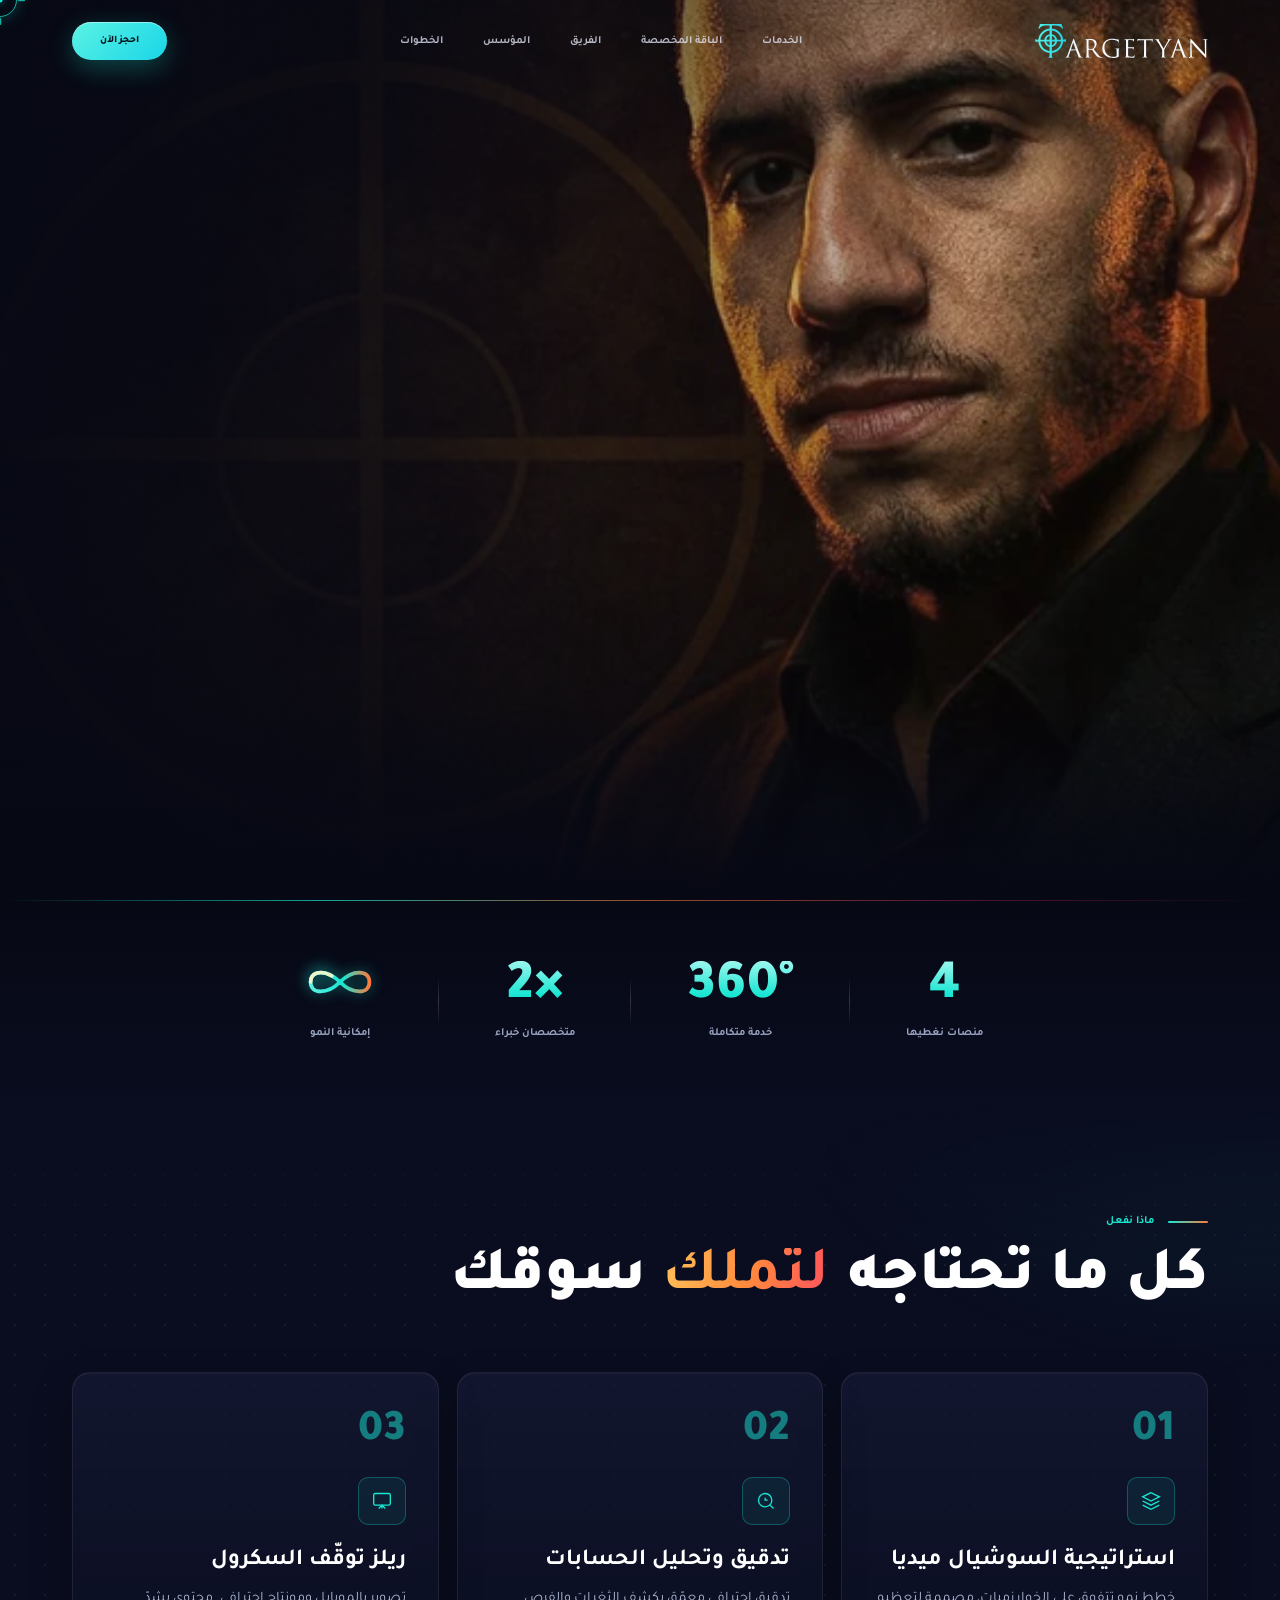
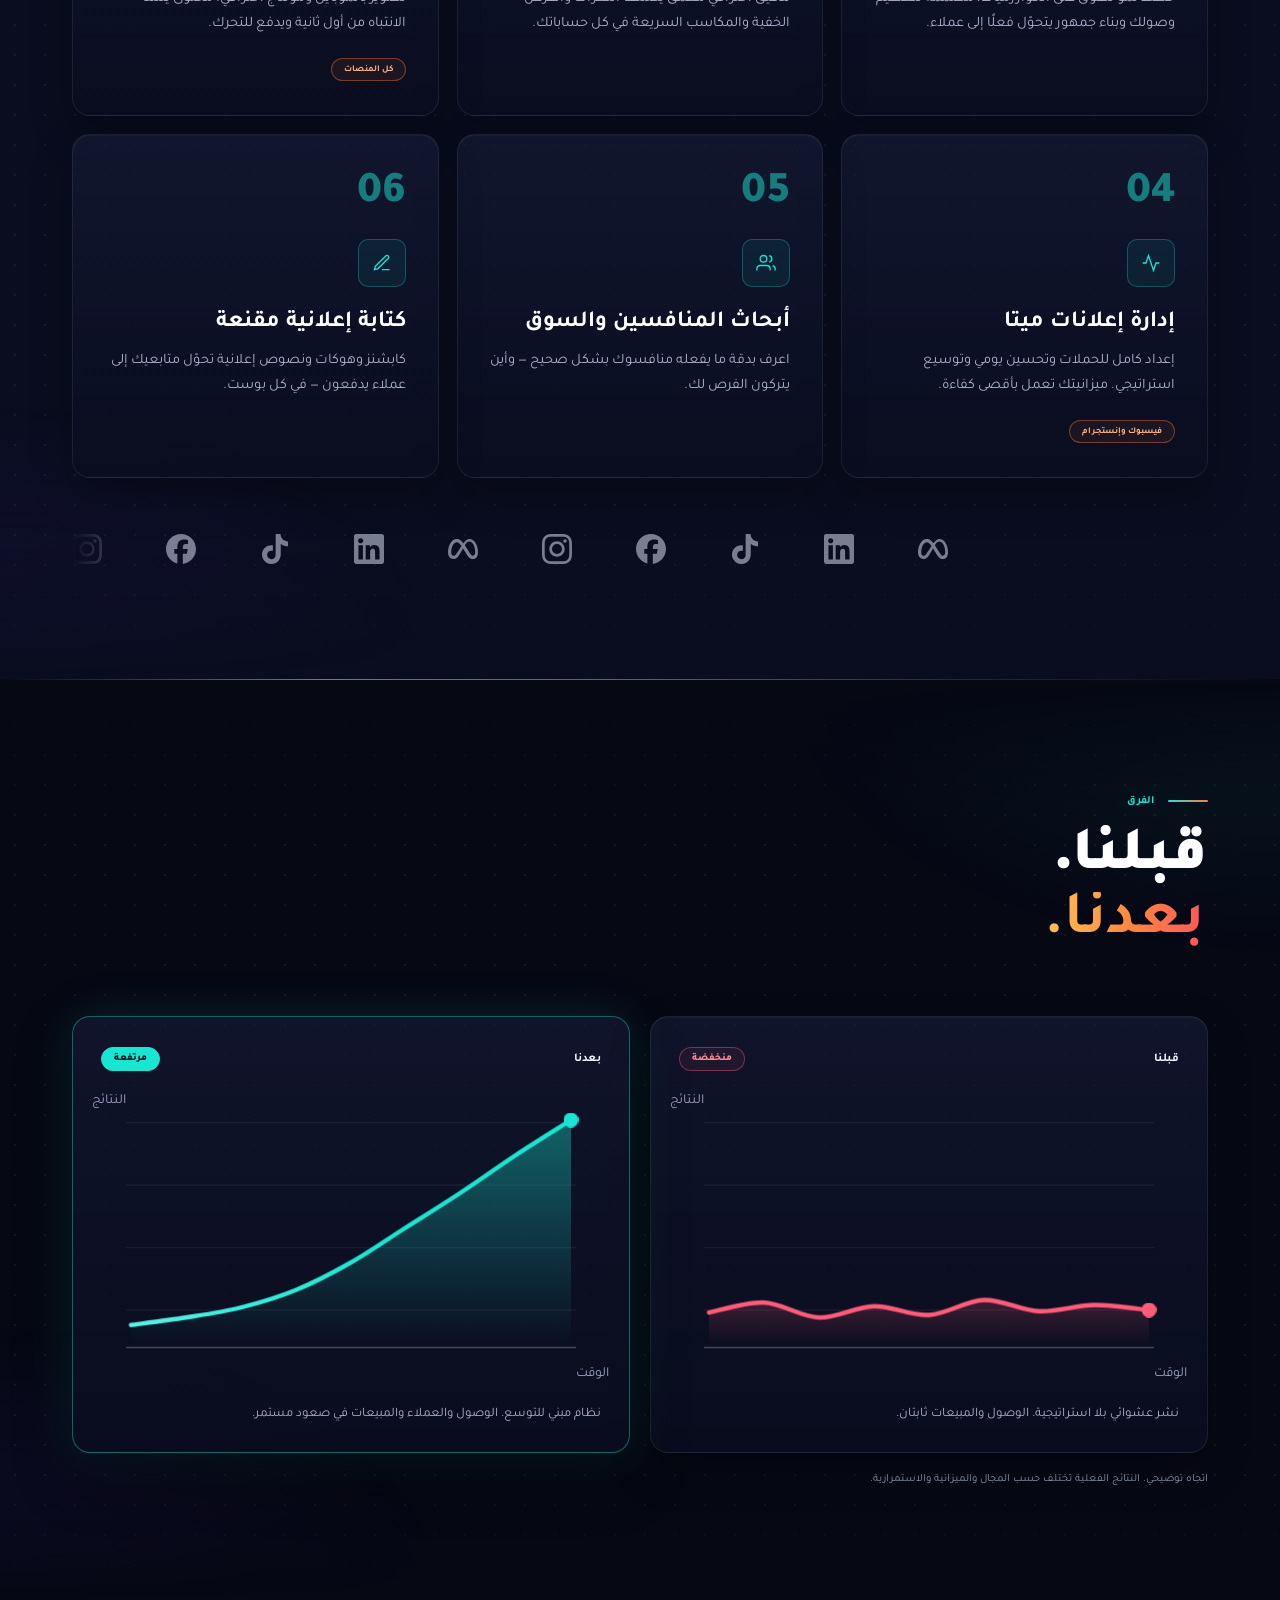
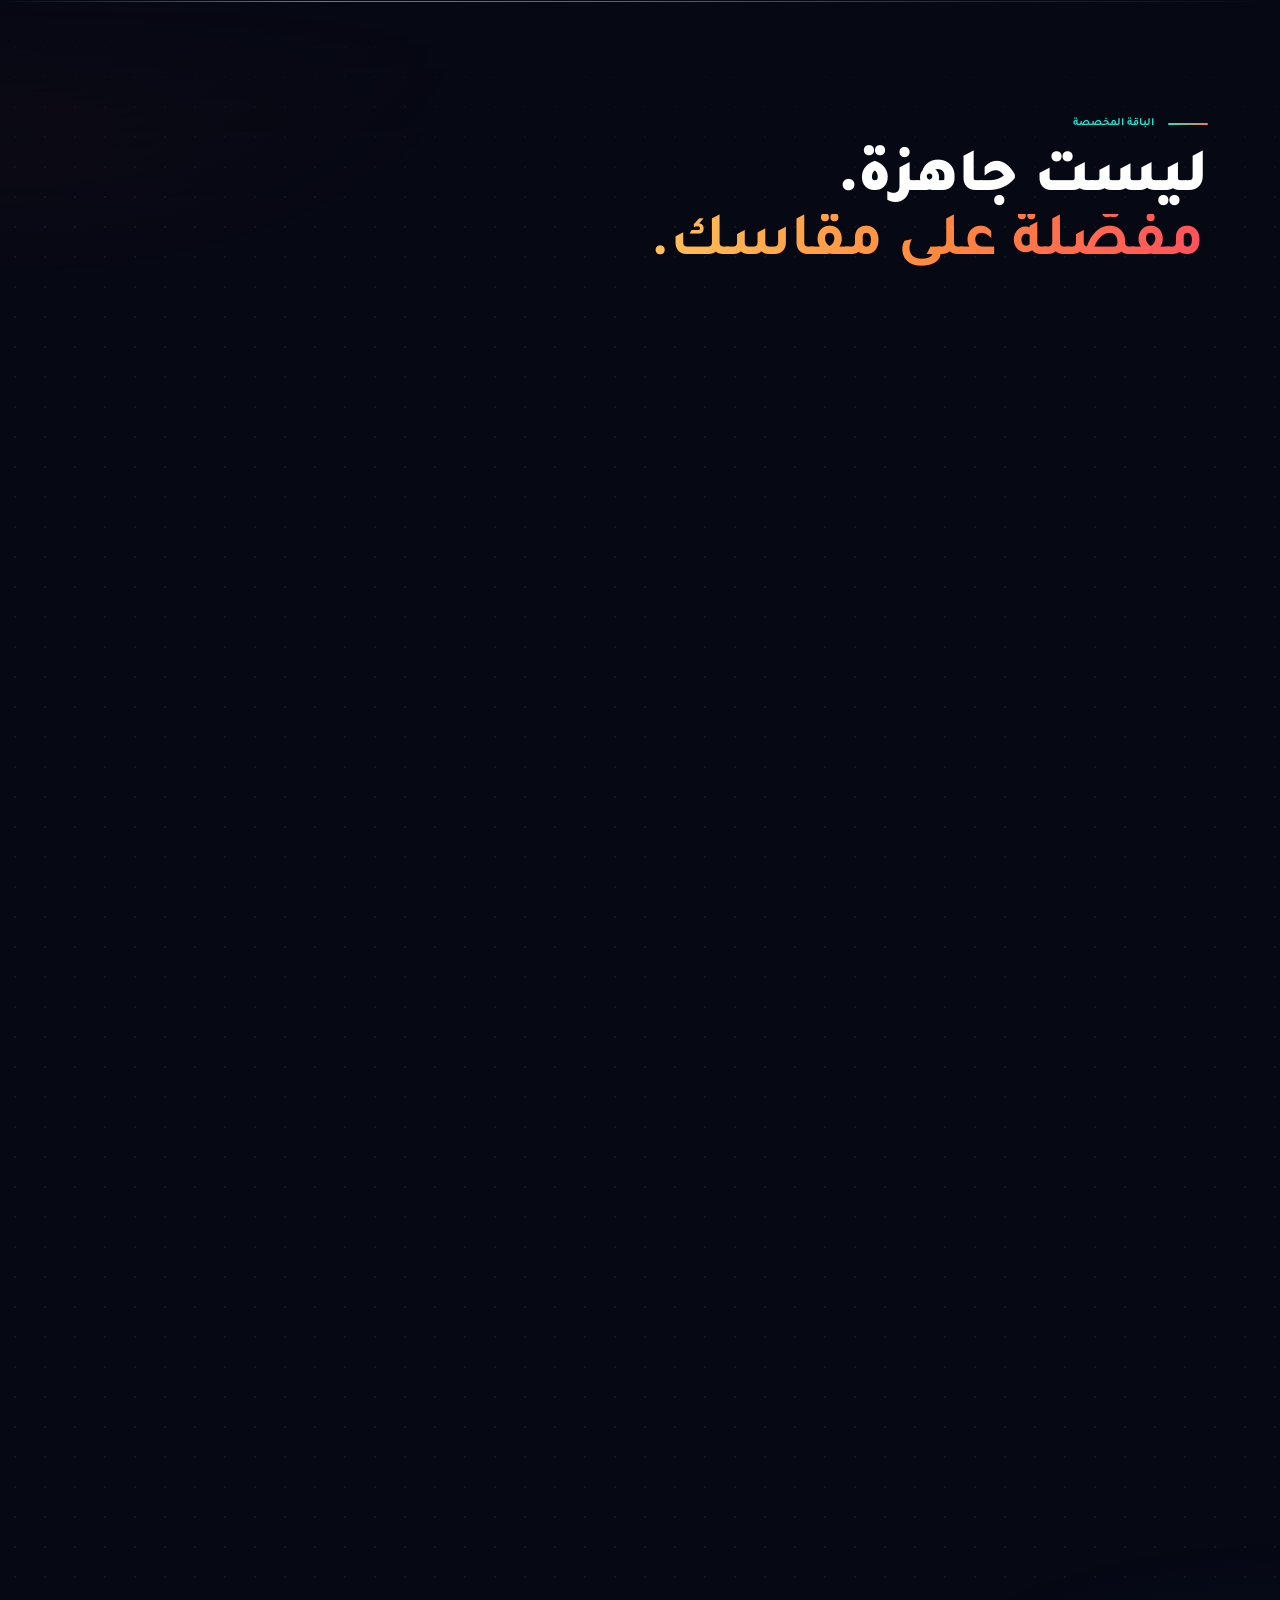
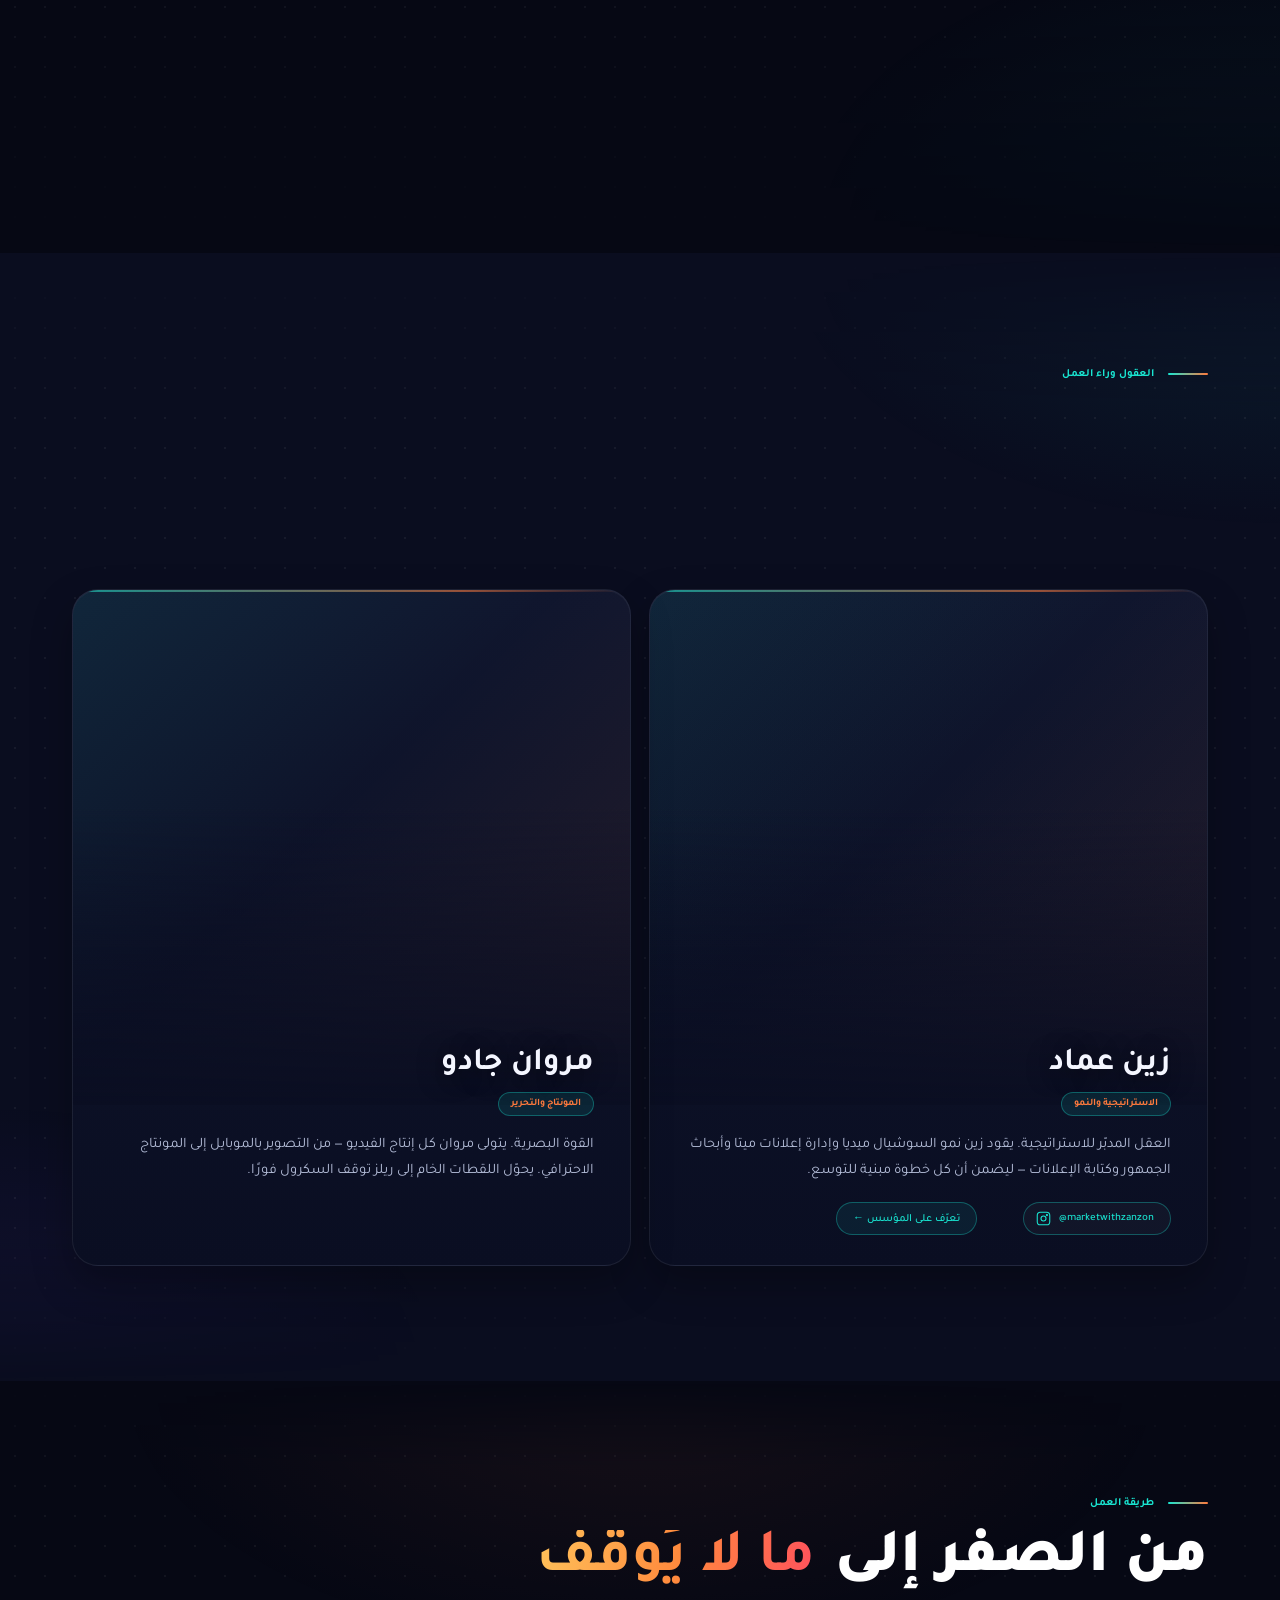
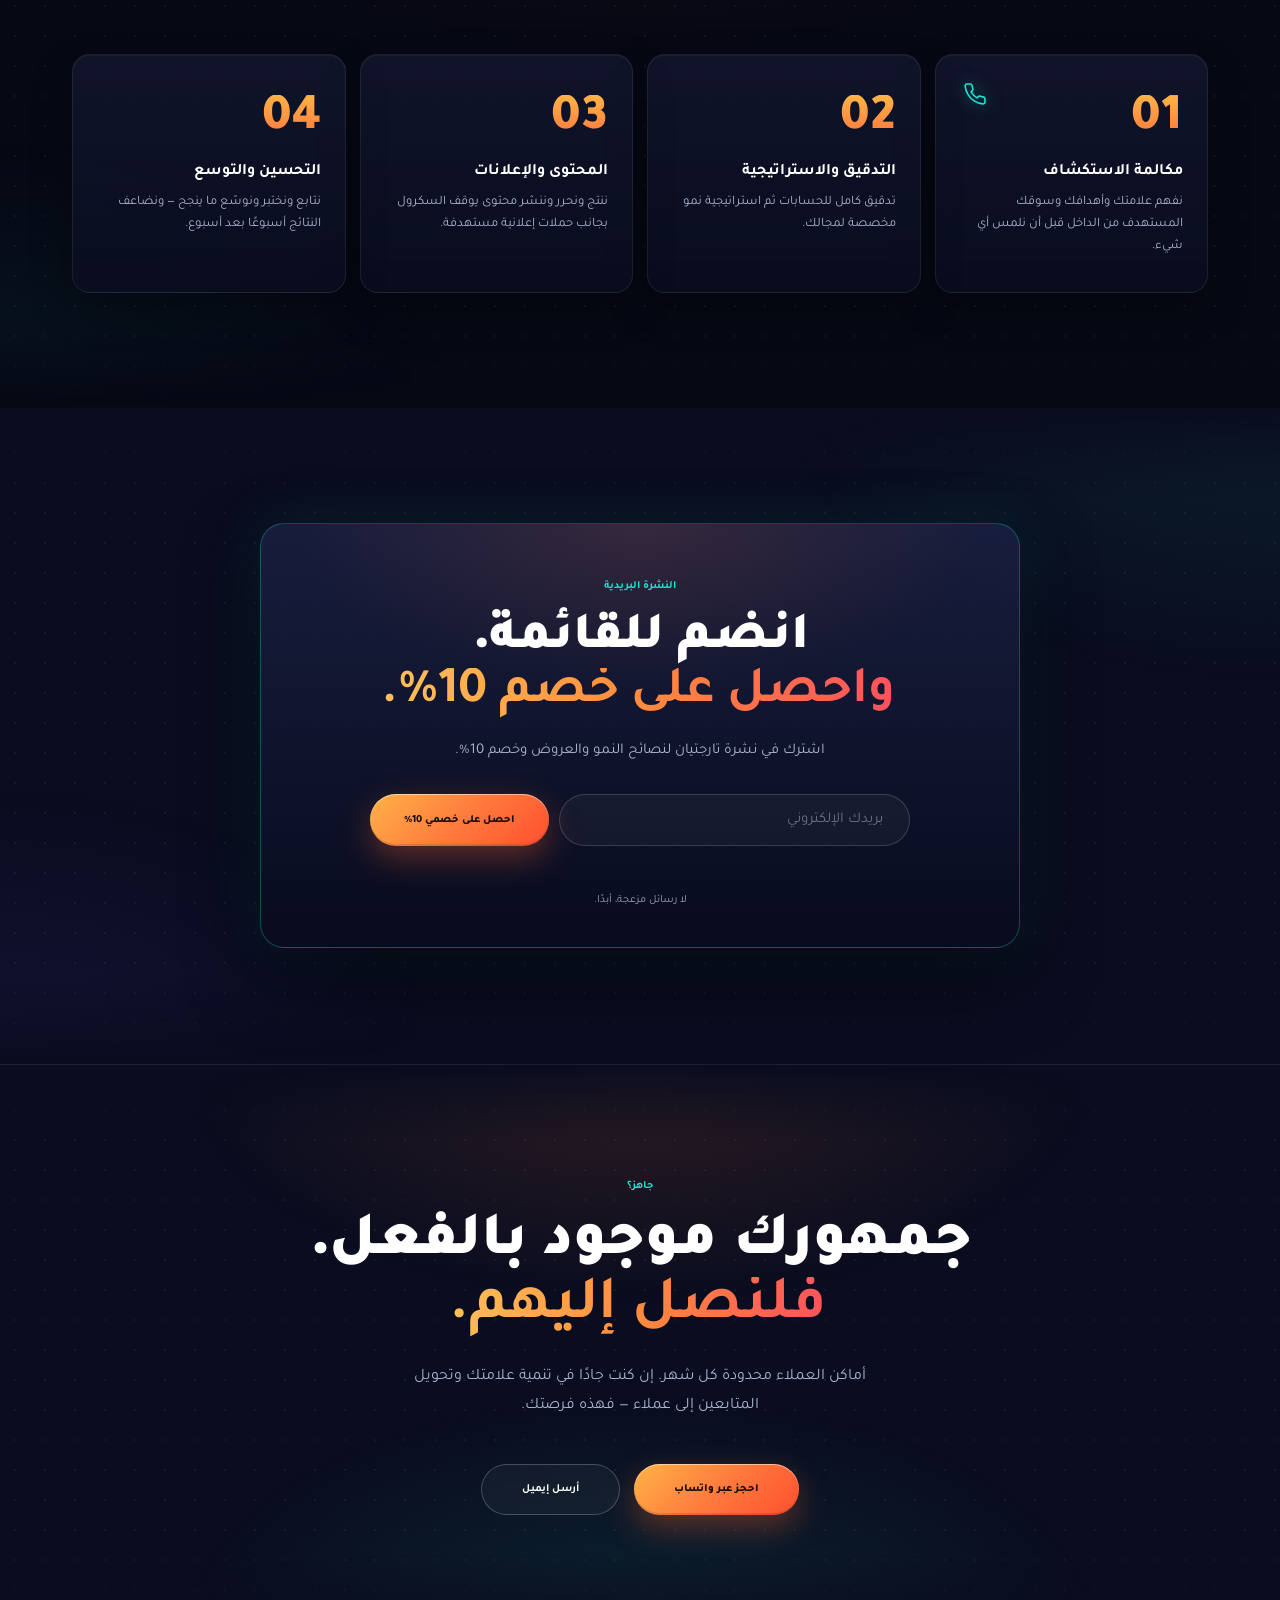
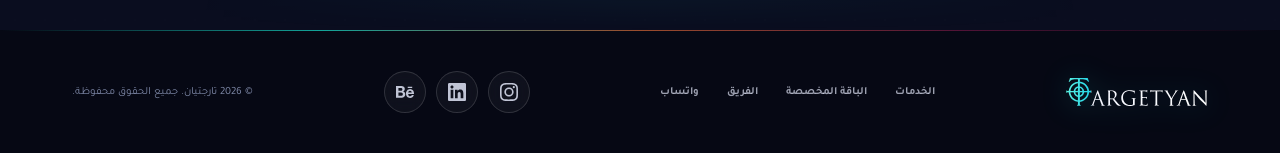
<file: targetyan-arabic.html>
<!DOCTYPE html>
<html lang="ar" dir="rtl" data-desktop>
<head>
<meta charset="UTF-8">
<meta name="viewport" content="width=device-width, initial-scale=1.0">
<title>تارجتيان — وكالة سوشيال ميديا</title>
<link rel="icon" href="favicon.ico" sizes="any">
<link rel="icon" type="image/svg+xml" href="favicon.svg">
<link rel="icon" type="image/png" sizes="32x32" href="favicon-32.png">
<link rel="apple-touch-icon" href="apple-touch-icon.png">
<link rel="manifest" href="site.webmanifest">
<meta name="theme-color" content="#060814">
<link rel="preload" as="image" type="image/webp" fetchpriority="high" media="(max-width:768px)" imagesrcset="assets/img/banner-mobile-600.webp 600w, assets/img/banner-mobile-900.webp 900w, assets/img/banner-mobile-1350.webp 1350w" imagesizes="100vw">
<link rel="preload" as="image" type="image/webp" fetchpriority="high" media="(min-width:769px)" imagesrcset="assets/img/banner-1920.webp 1920w, assets/img/banner-2560.webp 2560w, assets/img/banner-3360.webp 3360w, assets/img/banner-4620.webp 4620w" imagesizes="max(100vw, 269vh)">
<link rel="preload" href="assets/fonts/playfair-display-latin-wght-normal.woff2" as="font" type="font/woff2" crossorigin>
<link rel="preload" href="assets/fonts/dm-sans-latin-wght-normal.woff2" as="font" type="font/woff2" crossorigin>
<script>document.documentElement.classList.add("js");setTimeout(function(){if(!window.__tgMotion)document.documentElement.classList.add("no-motion")},3000)</script>
<style>
@font-face{font-family:"Tajawal";font-style:normal;font-weight:400;font-display:swap;src:url(assets/fonts/tajawal-arabic-400-normal.woff2) format("woff2");unicode-range:U+0600-06FF,U+0750-077F,U+0870-088E,U+0890-0891,U+0897-08E1,U+08E3-08FF,U+200C-200E,U+2010-2011,U+204F,U+2E41,U+FB50-FDFF,U+FE70-FE74,U+FE76-FEFC,U+102E0-102FB,U+10E60-10E7E,U+10EC2-10EC4,U+10EFC-10EFF,U+1EE00-1EE03,U+1EE05-1EE1F,U+1EE21-1EE22,U+1EE24,U+1EE27,U+1EE29-1EE32,U+1EE34-1EE37,U+1EE39,U+1EE3B,U+1EE42,U+1EE47,U+1EE49,U+1EE4B,U+1EE4D-1EE4F,U+1EE51-1EE52,U+1EE54,U+1EE57,U+1EE59,U+1EE5B,U+1EE5D,U+1EE5F,U+1EE61-1EE62,U+1EE64,U+1EE67-1EE6A,U+1EE6C-1EE72,U+1EE74-1EE77,U+1EE79-1EE7C,U+1EE7E,U+1EE80-1EE89,U+1EE8B-1EE9B,U+1EEA1-1EEA3,U+1EEA5-1EEA9,U+1EEAB-1EEBB,U+1EEF0-1EEF1;}
@font-face{font-family:"Tajawal";font-style:normal;font-weight:400;font-display:swap;src:url(assets/fonts/tajawal-latin-400-normal.woff2) format("woff2");unicode-range:U+0000-00FF,U+0131,U+0152-0153,U+02BB-02BC,U+02C6,U+02DA,U+02DC,U+0304,U+0308,U+0329,U+2000-206F,U+20AC,U+2122,U+2191,U+2193,U+2212,U+2215,U+FEFF,U+FFFD;}
@font-face{font-family:"Tajawal";font-style:normal;font-weight:500;font-display:swap;src:url(assets/fonts/tajawal-arabic-500-normal.woff2) format("woff2");unicode-range:U+0600-06FF,U+0750-077F,U+0870-088E,U+0890-0891,U+0897-08E1,U+08E3-08FF,U+200C-200E,U+2010-2011,U+204F,U+2E41,U+FB50-FDFF,U+FE70-FE74,U+FE76-FEFC,U+102E0-102FB,U+10E60-10E7E,U+10EC2-10EC4,U+10EFC-10EFF,U+1EE00-1EE03,U+1EE05-1EE1F,U+1EE21-1EE22,U+1EE24,U+1EE27,U+1EE29-1EE32,U+1EE34-1EE37,U+1EE39,U+1EE3B,U+1EE42,U+1EE47,U+1EE49,U+1EE4B,U+1EE4D-1EE4F,U+1EE51-1EE52,U+1EE54,U+1EE57,U+1EE59,U+1EE5B,U+1EE5D,U+1EE5F,U+1EE61-1EE62,U+1EE64,U+1EE67-1EE6A,U+1EE6C-1EE72,U+1EE74-1EE77,U+1EE79-1EE7C,U+1EE7E,U+1EE80-1EE89,U+1EE8B-1EE9B,U+1EEA1-1EEA3,U+1EEA5-1EEA9,U+1EEAB-1EEBB,U+1EEF0-1EEF1;}
@font-face{font-family:"Tajawal";font-style:normal;font-weight:500;font-display:swap;src:url(assets/fonts/tajawal-latin-500-normal.woff2) format("woff2");unicode-range:U+0000-00FF,U+0131,U+0152-0153,U+02BB-02BC,U+02C6,U+02DA,U+02DC,U+0304,U+0308,U+0329,U+2000-206F,U+20AC,U+2122,U+2191,U+2193,U+2212,U+2215,U+FEFF,U+FFFD;}
@font-face{font-family:"Tajawal";font-style:normal;font-weight:700;font-display:swap;src:url(assets/fonts/tajawal-arabic-700-normal.woff2) format("woff2");unicode-range:U+0600-06FF,U+0750-077F,U+0870-088E,U+0890-0891,U+0897-08E1,U+08E3-08FF,U+200C-200E,U+2010-2011,U+204F,U+2E41,U+FB50-FDFF,U+FE70-FE74,U+FE76-FEFC,U+102E0-102FB,U+10E60-10E7E,U+10EC2-10EC4,U+10EFC-10EFF,U+1EE00-1EE03,U+1EE05-1EE1F,U+1EE21-1EE22,U+1EE24,U+1EE27,U+1EE29-1EE32,U+1EE34-1EE37,U+1EE39,U+1EE3B,U+1EE42,U+1EE47,U+1EE49,U+1EE4B,U+1EE4D-1EE4F,U+1EE51-1EE52,U+1EE54,U+1EE57,U+1EE59,U+1EE5B,U+1EE5D,U+1EE5F,U+1EE61-1EE62,U+1EE64,U+1EE67-1EE6A,U+1EE6C-1EE72,U+1EE74-1EE77,U+1EE79-1EE7C,U+1EE7E,U+1EE80-1EE89,U+1EE8B-1EE9B,U+1EEA1-1EEA3,U+1EEA5-1EEA9,U+1EEAB-1EEBB,U+1EEF0-1EEF1;}
@font-face{font-family:"Tajawal";font-style:normal;font-weight:700;font-display:swap;src:url(assets/fonts/tajawal-latin-700-normal.woff2) format("woff2");unicode-range:U+0000-00FF,U+0131,U+0152-0153,U+02BB-02BC,U+02C6,U+02DA,U+02DC,U+0304,U+0308,U+0329,U+2000-206F,U+20AC,U+2122,U+2191,U+2193,U+2212,U+2215,U+FEFF,U+FFFD;}
@font-face{font-family:"Tajawal";font-style:normal;font-weight:800;font-display:swap;src:url(assets/fonts/tajawal-arabic-800-normal.woff2) format("woff2");unicode-range:U+0600-06FF,U+0750-077F,U+0870-088E,U+0890-0891,U+0897-08E1,U+08E3-08FF,U+200C-200E,U+2010-2011,U+204F,U+2E41,U+FB50-FDFF,U+FE70-FE74,U+FE76-FEFC,U+102E0-102FB,U+10E60-10E7E,U+10EC2-10EC4,U+10EFC-10EFF,U+1EE00-1EE03,U+1EE05-1EE1F,U+1EE21-1EE22,U+1EE24,U+1EE27,U+1EE29-1EE32,U+1EE34-1EE37,U+1EE39,U+1EE3B,U+1EE42,U+1EE47,U+1EE49,U+1EE4B,U+1EE4D-1EE4F,U+1EE51-1EE52,U+1EE54,U+1EE57,U+1EE59,U+1EE5B,U+1EE5D,U+1EE5F,U+1EE61-1EE62,U+1EE64,U+1EE67-1EE6A,U+1EE6C-1EE72,U+1EE74-1EE77,U+1EE79-1EE7C,U+1EE7E,U+1EE80-1EE89,U+1EE8B-1EE9B,U+1EEA1-1EEA3,U+1EEA5-1EEA9,U+1EEAB-1EEBB,U+1EEF0-1EEF1;}
@font-face{font-family:"Tajawal";font-style:normal;font-weight:800;font-display:swap;src:url(assets/fonts/tajawal-latin-800-normal.woff2) format("woff2");unicode-range:U+0000-00FF,U+0131,U+0152-0153,U+02BB-02BC,U+02C6,U+02DA,U+02DC,U+0304,U+0308,U+0329,U+2000-206F,U+20AC,U+2122,U+2191,U+2193,U+2212,U+2215,U+FEFF,U+FFFD;}
@font-face{font-family:"Tajawal";font-style:normal;font-weight:900;font-display:swap;src:url(assets/fonts/tajawal-arabic-900-normal.woff2) format("woff2");unicode-range:U+0600-06FF,U+0750-077F,U+0870-088E,U+0890-0891,U+0897-08E1,U+08E3-08FF,U+200C-200E,U+2010-2011,U+204F,U+2E41,U+FB50-FDFF,U+FE70-FE74,U+FE76-FEFC,U+102E0-102FB,U+10E60-10E7E,U+10EC2-10EC4,U+10EFC-10EFF,U+1EE00-1EE03,U+1EE05-1EE1F,U+1EE21-1EE22,U+1EE24,U+1EE27,U+1EE29-1EE32,U+1EE34-1EE37,U+1EE39,U+1EE3B,U+1EE42,U+1EE47,U+1EE49,U+1EE4B,U+1EE4D-1EE4F,U+1EE51-1EE52,U+1EE54,U+1EE57,U+1EE59,U+1EE5B,U+1EE5D,U+1EE5F,U+1EE61-1EE62,U+1EE64,U+1EE67-1EE6A,U+1EE6C-1EE72,U+1EE74-1EE77,U+1EE79-1EE7C,U+1EE7E,U+1EE80-1EE89,U+1EE8B-1EE9B,U+1EEA1-1EEA3,U+1EEA5-1EEA9,U+1EEAB-1EEBB,U+1EEF0-1EEF1;}
@font-face{font-family:"Tajawal";font-style:normal;font-weight:900;font-display:swap;src:url(assets/fonts/tajawal-latin-900-normal.woff2) format("woff2");unicode-range:U+0000-00FF,U+0131,U+0152-0153,U+02BB-02BC,U+02C6,U+02DA,U+02DC,U+0304,U+0308,U+0329,U+2000-206F,U+20AC,U+2122,U+2191,U+2193,U+2212,U+2215,U+FEFF,U+FFFD;}

@font-face{font-family:"Playfair Display";font-style:normal;font-weight:400 900;font-display:swap;src:url(assets/fonts/playfair-display-latin-wght-normal.woff2) format("woff2");unicode-range:U+0000-00FF,U+0131,U+0152-0153,U+02BB-02BC,U+02C6,U+02DA,U+02DC,U+0304,U+0308,U+0329,U+2000-206F,U+20AC,U+2122,U+2191,U+2193,U+2212,U+2215,U+FEFF,U+FFFD;}
@font-face{font-family:"Playfair Display";font-style:italic;font-weight:400 900;font-display:swap;src:url(assets/fonts/playfair-display-latin-wght-italic.woff2) format("woff2");unicode-range:U+0000-00FF,U+0131,U+0152-0153,U+02BB-02BC,U+02C6,U+02DA,U+02DC,U+0304,U+0308,U+0329,U+2000-206F,U+20AC,U+2122,U+2191,U+2193,U+2212,U+2215,U+FEFF,U+FFFD;}
@font-face{font-family:"DM Sans";font-style:normal;font-weight:100 1000;font-display:swap;src:url(assets/fonts/dm-sans-latin-wght-normal.woff2) format("woff2");unicode-range:U+0000-00FF,U+0131,U+0152-0153,U+02BB-02BC,U+02C6,U+02DA,U+02DC,U+0304,U+0308,U+0329,U+2000-206F,U+20AC,U+2122,U+2191,U+2193,U+2212,U+2215,U+FEFF,U+FFFD;}
*,*::before,*::after{margin:0;padding:0;box-sizing:border-box;}
:root{
  --g:#19E6D2;--gl:#5BF2E3;--gd:#1B44C8;
  --c:#F4F6FF;--ink:#E8EDFF;
  --bg:#060814;--bg2:#0A0D1F;--bg3:#10142B;--bg4:#171C38;
  --muted:#8089A8;
  --pink:#FF7A3D;--cyan:#19E6D2;--pur:#6A3DFF;
}
::selection{background:rgba(25,230,210,.28);color:#fff;}
html{scroll-behavior:smooth;}
body{
  font-family:'DM Sans',sans-serif;background:var(--bg);color:var(--c);
  overflow-x:hidden;letter-spacing:.01em;
}
::-webkit-scrollbar{width:8px;}
::-webkit-scrollbar-track{background:var(--bg);}
::-webkit-scrollbar-thumb{background:#2a3050;border-radius:8px;}

#scroll-bar{
  position:fixed;top:0;left:0;height:1.5px;width:100%;transform:scaleX(0);transform-origin:left;z-index:10000;
  background:linear-gradient(90deg,var(--g),var(--cyan),var(--pink),var(--g));
}

nav{
  position:fixed;top:0;width:100%;z-index:999;
  display:flex;align-items:center;justify-content:space-between;
  padding:22px 64px;
  transition:background .4s,border-color .4s,padding .4s,backdrop-filter .4s;
  border-bottom:1px solid transparent;
}
nav.scrolled{
  padding:14px 64px;
  background:rgba(6,8,20,.82);
  backdrop-filter:blur(22px) saturate(1.2);
  border-bottom-color:rgba(25,230,210,.1);
}
.logo{
  font-family:'Playfair Display',serif;font-size:21px;font-weight:900;
  letter-spacing:5px;text-transform:uppercase;text-decoration:none;color:var(--g);
}
.nav-links{display:flex;gap:38px;list-style:none;}
.nav-links a{
  color:var(--muted);text-decoration:none;font-size:10px;letter-spacing:3px;
  text-transform:uppercase;font-weight:500;transition:color .3s;
  position:relative;padding-bottom:4px;
}
.nav-links a::after{
  content:'';position:absolute;left:0;bottom:0;width:100%;height:1px;
  background:linear-gradient(90deg,var(--g),var(--cyan));
  box-shadow:0 0 8px rgba(25,230,210,.6);
  transform:scaleX(0);transform-origin:left;transition:transform .35s ease;
}
.nav-links a:hover{color:var(--g);}
.nav-links a:hover::after{transform:scaleX(1);}
.nav-btn{
  background:linear-gradient(135deg,#8B4CFF,#5A18D4);
  color:#fff;padding:12px 26px;border-radius:100px;
  font-size:10px;letter-spacing:2.4px;text-transform:uppercase;font-weight:600;
  text-decoration:none;display:inline-block;
  box-shadow:0 0 24px rgba(106,61,255,.38);
  transition:transform .3s,box-shadow .3s;
}
.nav-btn:hover{transform:translateY(-2px);box-shadow:0 8px 32px rgba(106,61,255,.5);}

/* HERO */
.hero{
  position:relative;width:100%;height:100vh;min-height:720px;
  display:flex;align-items:center;overflow:hidden;background:#060814;
}
.hero-banner{
  position:absolute;inset:0;width:100%;height:100%;
  object-fit:cover;object-position:right center;display:block;
}
.hero-left{
  position:absolute;inset:0;
  background:linear-gradient(90deg,
    rgba(6,8,20,.9) 0%,
    rgba(6,8,20,.64) 28%,
    rgba(6,8,20,.28) 52%,
    rgba(6,8,20,.06) 72%,
    transparent 88%);
}
.hero-vignette{
  position:absolute;inset:0;pointer-events:none;
  background:radial-gradient(ellipse 80% 70% at 70% 45%, transparent 40%, rgba(6,8,20,.45) 100%);
}
.hero-content{position:relative;z-index:2;padding:108px 72px 88px;max-width:660px;}
.hero-pill{
  display:inline-flex;align-items:center;gap:12px;
  background:rgba(25,230,210,.06);border:1px solid rgba(25,230,210,.28);
  padding:8px 18px 8px 10px;border-radius:100px;margin-bottom:30px;
  font-size:10px;letter-spacing:2.8px;text-transform:uppercase;color:var(--g);font-weight:600;
}
.hero-pill .mark{
  width:22px;height:22px;border:1px solid rgba(25,230,210,.55);border-radius:50%;
  display:flex;align-items:center;justify-content:center;
  box-shadow:0 0 12px rgba(25,230,210,.22);
}
.hero-pill .mark i{width:5px;height:5px;border-radius:50%;background:var(--g);box-shadow:0 0 8px var(--g);}
.hero-pill em{font-style:normal;color:rgba(244,246,255,.4);}
.hero h1{
  font-family:'Playfair Display',serif;
  font-size:clamp(56px,7.4vw,96px);font-weight:900;line-height:.94;
  color:var(--c);margin-bottom:18px;
  text-shadow:0 20px 60px rgba(0,0,0,.35);
}
.hero h1 em{
  font-style:italic;font-weight:700;
  background:linear-gradient(100deg,#9BF7EE,#19E6D2 35%,#6A3DFF 55%,#19E6D2 75%,#9BF7EE);
  background-size:300% 100%;
  -webkit-background-clip:text;-webkit-text-fill-color:transparent;background-clip:text;
  filter:drop-shadow(0 0 28px rgba(25,230,210,.28));
  animation:gradShift 7s ease-in-out infinite;
}
@keyframes gradShift{0%{background-position:0% 50%;}50%{background-position:100% 50%;}100%{background-position:0% 50%;}}
.hero-sub{
  font-family:'Playfair Display',serif;font-size:20px;font-style:italic;font-weight:500;
  color:rgba(244,246,255,.52);margin-bottom:44px;
}
.hero-ctas{display:flex;gap:14px;flex-wrap:wrap;}

.btn-gold{
  background:linear-gradient(180deg,#5BF2E3,#19E6D2 55%,#6A3DFF);
  color:#fff;padding:17px 38px;border-radius:100px;
  font-size:11px;letter-spacing:2.2px;text-transform:uppercase;font-weight:700;
  text-decoration:none;display:inline-block;
  box-shadow:0 8px 28px rgba(0,0,0,.35),0 0 28px rgba(25,230,210,.28);
  transition:transform .3s,box-shadow .3s;
}
.btn-gold:hover{transform:translateY(-2px);box-shadow:0 14px 40px rgba(0,0,0,.4),0 0 40px rgba(25,230,210,.45);}
.btn-outline{
  background:rgba(255,255,255,.03);color:var(--c);
  padding:17px 38px;border:1px solid rgba(244,246,255,.18);border-radius:100px;
  font-size:11px;letter-spacing:2.2px;text-transform:uppercase;font-weight:500;
  text-decoration:none;display:inline-block;backdrop-filter:blur(8px);
  transition:border-color .3s,background .3s;
}
.btn-outline:hover{border-color:rgba(244,246,255,.42);background:rgba(255,255,255,.06);box-shadow:0 0 24px rgba(244,246,255,.08);}

.glow-rule{height:1px;background:linear-gradient(90deg,transparent,rgba(25,230,210,.55),rgba(25,230,210,.25),rgba(255,122,26,.25),transparent);}

/* STATS */
.stats{
  display:flex;justify-content:center;flex-wrap:wrap;
  padding:56px 60px;
  background:linear-gradient(180deg,var(--bg),var(--bg2));
}
.stat{text-align:center;padding:0 56px;position:relative;border-radius:20px;transition:background .3s,box-shadow .3s;}
.stat:hover{background:rgba(25,230,210,.04);box-shadow:0 0 40px rgba(25,230,210,.08);}
.stat+.stat::before{
  content:'';position:absolute;left:0;top:50%;transform:translateY(-50%);
  height:48px;width:1px;
  background:linear-gradient(180deg,transparent,rgba(25,230,210,.28),transparent);
}
.stat-n{
  font-family:'Playfair Display',serif;font-size:56px;font-weight:900;line-height:1;
  background:linear-gradient(180deg,#9BF7EE,#19E6D2);
  -webkit-background-clip:text;-webkit-text-fill-color:transparent;background-clip:text;
}
.stat-l{font-size:10px;letter-spacing:3px;text-transform:uppercase;color:var(--muted);margin-top:10px;}
.stat-inf{display:flex;justify-content:center;height:56px;align-items:center;}
.stat-inf svg{width:86px;height:42px;overflow:visible;}
.inf-track{fill:none;stroke:rgba(25,230,210,.18);stroke-width:3.5;stroke-linecap:round;}
.inf-draw{fill:none;stroke:url(#infGrad);stroke-width:3.5;stroke-linecap:round;stroke-dasharray:180;stroke-dashoffset:180;filter:drop-shadow(0 0 6px rgba(25,230,210,.5));}
.stats.on .inf-draw{animation:infDraw 1.4s cubic-bezier(.16,1,.3,1) forwards, infPulse 2.8s ease-in-out 1.4s infinite;}
.inf-glow{fill:none;stroke:#fff6c8;stroke-width:3.5;stroke-linecap:round;stroke-dasharray:26 154;stroke-dashoffset:180;opacity:0;filter:drop-shadow(0 0 8px var(--g));}
.stats.on .inf-glow{animation:infTravel 2.6s linear 1.5s infinite;opacity:.9;}
@keyframes infDraw{to{stroke-dashoffset:0;}}
@keyframes infPulse{0%,100%{filter:drop-shadow(0 0 6px rgba(25,230,210,.45));}50%{filter:drop-shadow(0 0 14px rgba(255,122,26,.45));}}
@keyframes infTravel{to{stroke-dashoffset:-180;}}

/* SECTIONS */
section{padding:120px 72px;position:relative;}
.sec-tag{
  font-size:10px;letter-spacing:4.5px;text-transform:uppercase;color:var(--g);
  font-weight:600;margin-bottom:18px;display:flex;align-items:center;gap:14px;
}
.sec-tag::before{content:'';width:32px;height:1px;background:linear-gradient(90deg,var(--g),transparent);}
.sec-h{
  font-family:'Playfair Display',serif;
  font-size:clamp(38px,4.8vw,68px);font-weight:900;line-height:1.04;
  margin-bottom:64px;max-width:620px;color:var(--ink);
}
.sec-h em{
  font-style:italic;font-weight:700;
  background:linear-gradient(100deg,#9BF7EE 0%,var(--cyan) 30%,var(--pink) 55%,#9BF7EE 80%,var(--cyan) 100%);
  background-size:300% 100%;
  -webkit-background-clip:text;-webkit-text-fill-color:transparent;background-clip:text;
  animation:gradShift 8s ease-in-out infinite;
}

#services{background:var(--bg2);}
.svc-grid{display:grid;grid-template-columns:repeat(3,1fr);gap:16px;}
.svc-card{
  background:linear-gradient(180deg,rgba(12,20,36,.9),rgba(7,12,22,.95));
  border:1px solid rgba(25,230,210,.1);
  border-radius:24px;
  padding:36px 30px 32px;
  position:relative;
  box-shadow:0 0 0 rgba(25,230,210,0);
  transition:border-color .4s,transform .4s,box-shadow .4s;
}
.svc-card::before{
  content:'';position:absolute;top:0;left:18px;right:18px;height:1px;
  background:linear-gradient(90deg,transparent,rgba(25,230,210,.55),transparent);
}
.svc-card:hover{
  border-color:rgba(25,230,210,.4);
  transform:translateY(-6px);
  box-shadow:0 24px 56px rgba(0,0,0,.45),0 0 42px rgba(25,230,210,.14),inset 0 0 30px rgba(25,230,210,.03);
}
.svc-no{
  font-family:'Playfair Display',serif;font-size:42px;font-weight:900;
  color:rgba(25,230,210,.09);line-height:1;margin-bottom:18px;
}
.svc-ico{
  width:46px;height:46px;margin-bottom:18px;
  display:flex;align-items:center;justify-content:center;
  border:1px solid rgba(25,230,210,.2);border-radius:50%;
  background:rgba(25,230,210,.05);
  box-shadow:0 0 18px rgba(25,230,210,.1);
  transition:box-shadow .4s,border-color .4s;
}
.svc-card:hover .svc-ico{border-color:rgba(25,230,210,.45);box-shadow:0 0 24px rgba(25,230,210,.32);}
.svc-ico svg{width:18px;height:18px;stroke:var(--g);fill:none;stroke-width:1.6;}
.svc-t{font-family:'Playfair Display',serif;font-size:22px;font-weight:700;margin-bottom:12px;letter-spacing:.01em;}
.svc-d{font-size:14px;color:var(--muted);line-height:1.78;font-weight:300;}
.svc-badge{
  display:inline-block;margin-top:16px;
  border:1px solid rgba(106,61,255,.3);color:#FFB38A;
  font-size:9px;letter-spacing:1.8px;text-transform:uppercase;
  padding:5px 12px;border-radius:100px;font-weight:600;
}
.plats-wrap{margin-top:44px;overflow:hidden;-webkit-mask-image:linear-gradient(90deg,transparent,#000 8%,#000 92%,transparent);mask-image:linear-gradient(90deg,transparent,#000 8%,#000 92%,transparent);}
.plats-track{display:flex;gap:10px;width:max-content;animation:platsScroll 16s linear infinite;}
.plats-wrap:hover .plats-track{animation-play-state:paused;}
@keyframes platsScroll{from{transform:translateX(0);}to{transform:translateX(-50%);}}
.plat{
  padding:10px 20px;border:1px solid rgba(25,230,210,.16);border-radius:100px;
  font-size:10px;letter-spacing:2.4px;text-transform:uppercase;color:var(--ink);
  transition:border-color .3s,box-shadow .3s,background .3s;
  white-space:nowrap;
}
.plat:hover{border-color:rgba(25,230,210,.4);box-shadow:0 0 18px rgba(25,230,210,.18);background:rgba(25,230,210,.05);}

/* PACKAGE as a framed work */
#package{background:var(--bg);}
.pkg-bleed{width:100%;margin:0 0 64px;}
.pkg-visual{
  width:100%;max-width:1120px;margin:0 auto;
  padding:10px;
  background:linear-gradient(160deg,rgba(25,230,210,.28),rgba(25,230,210,.08) 40%,rgba(255,122,26,.1) 80%,rgba(25,230,210,.2));
  border-radius:26px;
  box-shadow:0 40px 90px rgba(0,0,0,.55),0 0 60px rgba(25,230,210,.1);
}
.pkg-visual img{
  width:100%;height:auto;display:block;
  aspect-ratio:1672/941;object-fit:cover;
  border:1px solid rgba(6,8,20,.6);
  border-radius:18px;
}
.pkg-caption{
  max-width:1120px;margin:14px auto 0;
  display:flex;justify-content:space-between;align-items:baseline;
  font-size:10px;letter-spacing:2.6px;text-transform:uppercase;color:var(--muted);
}
.pkg-layout{max-width:1120px;margin:0 auto;display:grid;grid-template-columns:1fr 340px;gap:64px;align-items:start;}
.feat-row{display:flex;align-items:flex-start;gap:16px;padding:20px 0;border-bottom:1px solid rgba(255,255,255,.04);}
.feat-row:last-child{border:none;}
.feat-chk{
  width:20px;height:20px;flex-shrink:0;margin-top:3px;
  border:1px solid rgba(25,230,210,.35);border-radius:50%;
  display:flex;align-items:center;justify-content:center;
  box-shadow:0 0 10px rgba(25,230,210,.14);
}
.feat-chk svg{width:8px;height:8px;stroke:var(--g);stroke-width:3;fill:none;}
.feat-main{font-size:16px;line-height:1.45;font-family:'Playfair Display',serif;font-weight:700;}
.feat-sub{color:var(--muted);font-size:13px;display:block;margin-top:5px;font-family:'DM Sans',sans-serif;font-weight:300;line-height:1.65;}
.price-box{
  position:sticky;top:104px;
  background:linear-gradient(180deg,#141A36,#0A0E22);
  border:1px solid rgba(25,230,210,.22);
  border-radius:28px;
  padding:48px 36px;text-align:center;
  box-shadow:0 30px 70px rgba(0,0,0,.5),0 0 60px rgba(25,230,210,.1),inset 0 1px 0 rgba(255,255,255,.04);
  transition:box-shadow .4s,border-color .4s;
}
.price-box::after{content:"";position:absolute;inset:0;border-radius:inherit;pointer-events:none;box-shadow:0 0 78px rgba(25,230,210,.3);opacity:0;animation:priceGlow 4s ease-in-out infinite;}
@keyframes priceGlow{0%,100%{opacity:0;}50%{opacity:1;}}
.price-box:hover{border-color:rgba(25,230,210,.36);animation-play-state:paused;box-shadow:0 30px 70px rgba(0,0,0,.5),0 0 80px rgba(25,230,210,.2);}
.save-pill{
  display:inline-block;border:1px solid rgba(220,80,80,.3);color:#FF9A9A;
  font-size:10px;letter-spacing:2.4px;text-transform:uppercase;
  padding:6px 16px;border-radius:100px;margin-bottom:22px;
}
.p-was{font-size:15px;color:var(--muted);text-decoration:line-through;margin-bottom:8px;}
.p-now{
  font-family:'Playfair Display',serif;line-height:1;margin-bottom:10px;
  background:linear-gradient(180deg,#9BF7EE,#19E6D2);
  -webkit-background-clip:text;-webkit-text-fill-color:transparent;background-clip:text;
}
.p-big{font-size:64px;font-weight:900;}
.p-cur{font-size:20px;font-weight:400;font-family:'DM Sans',sans-serif;vertical-align:super;}
.p-lbl{font-size:10px;letter-spacing:2.6px;text-transform:uppercase;color:var(--muted);margin-bottom:32px;}
.price-box .btn-gold{width:100%;display:block;margin-bottom:12px;text-align:center;}
.price-box .btn-outline{width:100%;display:block;text-align:center;font-size:11px;}
.p-note{font-size:12px;color:var(--muted);margin-top:20px;line-height:1.7;font-weight:300;}

#team{background:var(--bg2);}
.team-grid{display:grid;grid-template-columns:1fr 1fr;gap:18px;max-width:860px;}
.team-card{
  background:linear-gradient(180deg,rgba(12,20,36,.9),rgba(7,12,22,.95));
  border:1px solid rgba(25,230,210,.1);
  border-radius:24px;
  padding:44px 36px;transition:border-color .35s,transform .35s,box-shadow .35s;
}
.team-card:hover{border-color:rgba(25,230,210,.32);transform:translateY(-4px);box-shadow:0 24px 56px rgba(0,0,0,.4),0 0 44px rgba(25,230,210,.14);}
.t-avatar{
  width:68px;height:68px;margin-bottom:22px;
  border:1px solid rgba(25,230,210,.3);border-radius:50%;
  display:flex;align-items:center;justify-content:center;
  font-family:'Playfair Display',serif;font-size:22px;font-weight:900;color:var(--g);
  box-shadow:0 0 22px rgba(25,230,210,.16);
  transition:box-shadow .35s;
}
.team-card:hover .t-avatar{box-shadow:0 0 30px rgba(25,230,210,.32);}
.t-name{font-family:'Playfair Display',serif;font-size:28px;font-weight:700;margin-bottom:8px;}
.t-role{font-size:10px;letter-spacing:3px;text-transform:uppercase;color:var(--g);font-weight:600;margin-bottom:16px;}
.t-bio{font-size:14px;color:var(--muted);line-height:1.8;font-weight:300;}
.t-ig{
  display:inline-flex;align-items:center;gap:8px;margin-top:18px;
  border:1px solid rgba(25,230,210,.24);border-radius:100px;
  padding:8px 16px 8px 12px;
  font-size:11px;letter-spacing:.6px;color:var(--g);text-decoration:none;font-weight:500;
  box-shadow:0 0 14px rgba(25,230,210,.1);
  transition:border-color .3s,box-shadow .3s,background .3s,transform .3s;
}
.t-ig svg{width:15px;height:15px;stroke:var(--g);fill:none;stroke-width:1.7;}
.t-ig:hover{border-color:rgba(25,230,210,.5);background:rgba(25,230,210,.06);box-shadow:0 0 22px rgba(25,230,210,.28);transform:translateY(-1px);}

#process{background:var(--bg);}
.proc-grid{display:grid;grid-template-columns:repeat(4,1fr);gap:14px;}
.proc-card{
  background:rgba(10,17,30,.9);border:1px solid rgba(255,255,255,.04);
  border-radius:20px;
  padding:36px 22px 32px;text-align:center;transition:border-color .35s,transform .35s,box-shadow .35s;
}
.proc-card:hover{border-color:rgba(25,230,210,.28);transform:translateY(-4px);box-shadow:0 20px 46px rgba(0,0,0,.4),0 0 36px rgba(25,230,210,.12);}
.proc-n{
  font-family:'Playfair Display',serif;font-size:48px;font-weight:900;
  background:linear-gradient(180deg,#9BF7EE,#19E6D2);
  -webkit-background-clip:text;-webkit-text-fill-color:transparent;background-clip:text;
  opacity:.28;line-height:1;margin-bottom:16px;
}
.proc-t{font-size:15px;font-weight:600;margin-bottom:10px;letter-spacing:.04em;}
.proc-d{font-size:13px;color:var(--muted);line-height:1.7;font-weight:300;}
.proc-call{border-color:rgba(25,230,210,.16);}
.phone-wrap{position:relative;width:58px;height:58px;margin:0 auto 14px;display:flex;align-items:center;justify-content:center;}
.phone-wrap .ring{position:absolute;inset:0;border-radius:50%;border:1px solid var(--g);opacity:0;transform:scale(.55);}
.proc-call.on .ring.r1{animation:ringOut 1.9s ease-out infinite;}
.proc-call.on .ring.r2{animation:ringOut 1.9s ease-out .4s infinite;border-color:var(--cyan);}
.proc-call.on .ring.r3{animation:ringOut 1.9s ease-out .8s infinite;border-color:var(--pink);}
.phone-ico{width:24px;height:24px;stroke:var(--g);fill:none;stroke-width:1.6;stroke-linecap:round;stroke-linejoin:round;position:relative;z-index:1;filter:drop-shadow(0 0 8px rgba(25,230,210,.5));}
.proc-call.on .phone-ico{animation:phoneShake 1.9s ease-in-out infinite;}
@keyframes ringOut{0%{opacity:.65;transform:scale(.55);}100%{opacity:0;transform:scale(1.55);}}
@keyframes phoneShake{0%,55%,100%{transform:rotate(0);}8%{transform:rotate(14deg);}16%{transform:rotate(-12deg);}24%{transform:rotate(10deg);}32%{transform:rotate(-8deg);}40%{transform:rotate(5deg);}48%{transform:rotate(0);}}

#cta{
  text-align:center;
  background:
    radial-gradient(ellipse 70% 60% at 50% 0%, rgba(25,230,210,.08), transparent 55%),
    var(--bg2);
  border-top:1px solid rgba(25,230,210,.08);
}
#cta .sec-tag{justify-content:center;}
#cta .sec-tag::before{display:none;}
#cta .sec-h{margin:0 auto 22px;text-align:center;max-width:640px;}
#cta p{font-size:16px;color:var(--muted);line-height:1.85;max-width:460px;margin:0 auto 42px;font-weight:300;}
.cta-row{display:flex;gap:14px;justify-content:center;flex-wrap:wrap;}

footer{
  background:var(--bg);border-top:1px solid rgba(25,230,210,.08);
  padding:36px 72px;display:flex;justify-content:space-between;align-items:center;
}
.f-logo{font-family:'Playfair Display',serif;font-size:16px;font-weight:900;letter-spacing:5px;text-transform:uppercase;color:var(--g);}
.f-links{display:flex;gap:28px;}
.f-links a{font-size:10px;letter-spacing:2.4px;text-transform:uppercase;color:var(--muted);text-decoration:none;}
.f-links a:hover{color:var(--g);}
.f-copy{font-size:11px;color:var(--muted);letter-spacing:.04em;}


@media(max-width:1100px){
  .svc-grid{grid-template-columns:repeat(2,1fr);}
  .pkg-layout{grid-template-columns:1fr;}
  .price-box{position:relative;}
}
@media(max-width:768px){
  nav,nav.scrolled{padding:14px 20px;}
  .nav-links{display:none;}
  .hero{min-height:600px;height:100svh;}
  .hero-banner{object-position:68% center;}
  .hero-left{background:linear-gradient(180deg,rgba(6,8,20,.3) 0%,rgba(6,8,20,.72) 48%,rgba(6,8,20,.96) 100%);}
  .hero-content{padding:110px 24px 56px;text-align:center;display:flex;flex-direction:column;align-items:center;}
  .hero h1{font-size:clamp(44px,13vw,62px);}
  .hero-ctas{flex-direction:column;width:100%;align-items:center;}
  .btn-gold,.btn-outline{width:100%;max-width:300px;text-align:center;}
  .stats{padding:28px 12px;}
  .stat{padding:16px 10px;width:50%;}
  .stat+.stat::before{display:none;}
  .stat-n{font-size:38px;}
  section{padding:72px 22px;}
  .svc-grid,.proc-grid,.team-grid{grid-template-columns:1fr;}
  .pkg-caption{display:none;}
  footer{flex-direction:column;gap:12px;text-align:center;padding:28px 20px;}
  .f-links{display:none;}
}
@media(pointer:fine){
  html.has-cursor,html.has-cursor *{cursor:none !important;}
  .cursor-dot{
    position:fixed;top:0;left:0;width:5px;height:5px;border-radius:50%;
    background:var(--g);pointer-events:none;z-index:9999;
    transform:translate(-50%,-50%);
    box-shadow:0 0 8px rgba(25,230,210,.9);
    transition:opacity .15s,background .15s,width .15s,height .15s;
  }
  .cursor-ring{
    position:fixed;top:0;left:0;width:34px;height:34px;border-radius:50%;
    border:1px solid rgba(25,230,210,.75);pointer-events:none;z-index:9998;
    transform:translate(-50%,-50%);
    box-shadow:0 0 16px rgba(25,230,210,.28),inset 0 0 10px rgba(25,230,210,.06);
    transition:width .15s,height .15s,border-color .15s,box-shadow .15s,opacity .2s;
  }
  .cursor-ring i{
    position:absolute;background:rgba(25,230,210,.75);border-radius:1px;
    transition:opacity .25s,background .3s;
  }
  .cursor-ring i:nth-child(1){top:-9px;left:50%;width:1.5px;height:7px;transform:translateX(-50%);}
  .cursor-ring i:nth-child(2){bottom:-9px;left:50%;width:1.5px;height:7px;transform:translateX(-50%);}
  .cursor-ring i:nth-child(3){left:-9px;top:50%;height:1.5px;width:7px;transform:translateY(-50%);}
  .cursor-ring i:nth-child(4){right:-9px;top:50%;height:1.5px;width:7px;transform:translateY(-50%);}
  .cursor-ring.hov{
    width:56px;height:56px;border-color:rgba(25,230,210,.7);
    box-shadow:0 0 26px rgba(25,230,210,.32),inset 0 0 14px rgba(25,230,210,.08);
  }
  .cursor-ring.hov i{opacity:0;}
  .cursor-dot.hov{background:var(--cyan);box-shadow:0 0 10px rgba(25,230,210,.9);width:4px;height:4px;}
  .cursor-ring.down{width:26px;height:26px;}
}

/* ===== motion layer (animations run from assets/motion-site.js) ===== */
.js .fi:not(.on){opacity:0}
.js .hero-content>*:not(.on){opacity:0}
.no-motion .fi,.no-motion .hero-content>*{opacity:1!important;transform:none!important}
.sec-h em{animation-play-state:paused}
.sec-h.on em{animation-play-state:running}
.sr-only{position:absolute;width:1px;height:1px;overflow:hidden;clip:rect(0 0 0 0);white-space:nowrap}
.p-big{font-variant-numeric:tabular-nums}
.pkg-visual picture{display:block}

/* ===== before / after charts ===== */
#results{background:radial-gradient(ellipse 60% 50% at 50% 0%,rgba(25,230,210,.07),transparent 60%),var(--bg);}
.charts-grid{display:grid;grid-template-columns:1fr 1fr;gap:18px;max-width:1000px;}
.chart-card{margin:0;background:linear-gradient(180deg,rgba(12,20,36,.9),rgba(7,12,22,.95));border:1px solid rgba(25,230,210,.1);border-radius:24px;padding:26px 24px 22px;}
.chart-card.is-after{border-color:rgba(25,230,210,.34);box-shadow:0 24px 56px rgba(0,0,0,.4),0 0 44px rgba(25,230,210,.12);}
.chart-head{display:flex;justify-content:space-between;align-items:center;margin-bottom:14px;gap:12px;}
.chart-label{font-size:12px;letter-spacing:3px;text-transform:uppercase;font-weight:700;color:var(--c);}
.chart-badge{font-size:10px;letter-spacing:2px;text-transform:uppercase;padding:5px 12px;border-radius:100px;font-weight:700;border:1px solid;white-space:nowrap;}
.is-before .chart-badge{color:#FF9A9A;border-color:rgba(220,80,80,.32);}
.is-after .chart-badge{color:var(--g);border-color:rgba(25,230,210,.45);background:rgba(25,230,210,.08);}
.chart-svg{width:100%;height:auto;display:block;overflow:visible;}
.chart-svg .gl{stroke:rgba(244,246,255,.07);stroke-width:1;}
.chart-svg .ax{stroke:rgba(244,246,255,.24);stroke-width:1.2;}
.chart-svg .ct{fill:var(--muted);font-size:11px;letter-spacing:.04em;}
.chart-svg .cl{fill:none;stroke-width:3.5;stroke-linecap:round;stroke-linejoin:round;}
.chart-svg .cd,.chart-svg .cr{transform-box:fill-box;transform-origin:center;}
.js .chart-svg .cl{stroke-dasharray:1;stroke-dashoffset:1;}
.js .chart-svg .ca,.js .chart-svg .cd,.js .chart-svg .cr{opacity:0;}
.js .feat-chk polyline{stroke-dasharray:1;stroke-dashoffset:1;}
.js .feat-row.on .feat-chk polyline{stroke-dashoffset:0;}
.no-motion .feat-chk polyline{stroke-dashoffset:0;}
.no-motion .chart-svg .cl{stroke-dashoffset:0;}
.no-motion .chart-svg .ca,.no-motion .chart-svg .cd{opacity:1;}
.chart-note{font-size:13px;color:var(--muted);line-height:1.7;margin-top:14px;}
.chart-disclaimer{margin-top:20px;font-size:11px;color:var(--muted);letter-spacing:.03em;}

/* ===== newsletter ===== */
#newsletter{background:var(--bg2);text-align:center;}
.nl-card{position:relative;max-width:760px;margin:0 auto;padding:56px 44px 40px;border-radius:28px;border:1px solid rgba(25,230,210,.24);background:linear-gradient(180deg,#141A36,#0A0E22);overflow:hidden;box-shadow:0 30px 70px rgba(0,0,0,.5),0 0 60px rgba(25,230,210,.1);}
.nl-card::before{content:"";position:absolute;inset:0;pointer-events:none;background:radial-gradient(ellipse 70% 60% at 50% 0%,rgba(25,230,210,.12),transparent 65%);}
.nl-card>*{position:relative;}
#newsletter .sec-tag{justify-content:center;}
#newsletter .sec-tag::before{display:none;}
#newsletter .sec-h{margin:0 auto 16px;max-width:none;text-align:center;font-size:clamp(30px,4.4vw,52px);}
.nl-sub{font-size:15px;color:var(--muted);line-height:1.8;max-width:480px;margin:0 auto;}
.nl-form{display:flex;gap:10px;max-width:540px;margin:30px auto 0;}
.nl-form input[type=email]{flex:1;min-width:0;background:rgba(255,255,255,.04);border:1px solid rgba(244,246,255,.2);border-radius:100px;padding:16px 24px;color:var(--c);font-family:inherit;font-size:15px;outline:none;transition:border-color .3s,box-shadow .3s;}
.nl-form input[type=email]::placeholder{color:rgba(244,246,255,.38);}
.nl-form input[type=email]:focus{border-color:rgba(25,230,210,.65);box-shadow:0 0 0 3px rgba(25,230,210,.16);}
.nl-form .btn-gold{border:0;cursor:pointer;font-family:inherit;white-space:nowrap;display:inline-block;width:auto;margin:0;}
.nl-form .btn-gold:disabled{opacity:.6;cursor:progress;}
.nl-form[hidden]{display:none;}
.hp{position:absolute;left:-9999px;width:1px;height:1px;opacity:0;pointer-events:none;}
.nl-msg{min-height:24px;margin-top:18px;font-size:14px;line-height:1.6;}
.nl-msg.ok{color:#8FE3B0;font-size:16px;font-weight:600;}
.nl-msg.err{color:#FF9A9A;}
.nl-fine{margin-top:6px;font-size:11px;color:var(--muted);letter-spacing:.04em;}

@media(max-width:768px){.charts-grid{grid-template-columns:1fr;}}
@media(max-width:600px){.nl-card{padding:40px 22px 30px;}.nl-form{flex-direction:column;}.nl-form .btn-gold{width:100%;}}
@media(prefers-reduced-motion:reduce){
  html{scroll-behavior:auto;}
  *,*::before,*::after{animation:none!important;transition:none!important;}
  .js .fi,.js .hero-content>*{opacity:1!important;}
  .js .chart-svg .cl,.js .feat-chk polyline{stroke-dashoffset:0;}
  .js .chart-svg .ca,.js .chart-svg .cd{opacity:1;}
  .inf-draw{stroke-dashoffset:0!important;}
}
/* ===== polish ===== */
:root{--muted:#98A3C0;}
.sec-h em{background-image:linear-gradient(100deg,#9BF7EE,#19E6D2 45%,#5BF2E3 70%,#19E6D2);background-size:250% 100%;}
.svc-card{display:flex;flex-direction:column;padding:36px 30px 30px;background:linear-gradient(180deg,rgba(15,24,42,.95),rgba(8,13,24,.98));}
.svc-card .svc-d{color:#A5AFCB;margin-bottom:20px;}
.svc-card .svc-badge{margin-top:auto;align-self:flex-start;}
.svc-no{color:rgba(25,230,210,.24);transition:color .4s;}
.svc-card:hover .svc-no{color:rgba(25,230,210,.5);}
.team-grid{max-width:none;}
.t-bio,.proc-d{color:#A5AFCB;}
.proc-card{position:relative;background:linear-gradient(180deg,rgba(13,22,38,.95),rgba(8,13,24,.98));border-color:rgba(25,230,210,.1);}
.proc-card::before{content:'';position:absolute;top:0;left:18px;right:18px;height:1px;background:linear-gradient(90deg,transparent,rgba(25,230,210,.5),transparent);}
.proc-n{opacity:.5;}
.phone-wrap{position:absolute;top:16px;right:16px;width:46px;height:46px;margin:0;}
.hero-sub{color:rgba(244,246,255,.7);}
.t-more{display:inline-flex;align-items:center;gap:8px;margin:18px 0 0 10px;border:1px solid rgba(25,230,210,.24);border-radius:100px;padding:8px 16px;font-size:11px;letter-spacing:.6px;color:var(--g);text-decoration:none;font-weight:500;transition:background .3s,border-color .3s;}.t-more:hover{background:rgba(25,230,210,.08);border-color:rgba(25,230,210,.5);}
</style>
<link rel="stylesheet" href="assets/polish.css">
</head>
<body>

<div id="scroll-bar"></div>

<nav>
  <a href="#home" class="logo"><img class="logo-img" src="assets/logo-sky.svg" alt="Targetyan"></a>
  <ul class="nav-links">
    <li><a href="#services">الخدمات</a></li>
    <li><a href="#package">الباقة المخصصة</a></li>
    <li><a href="#team">الفريق</a></li>
    <li><a href="founder-arabic.html">المؤسس</a></li>
    <li><a href="#process">الخطوات</a></li>
  </ul>
  <a href="https://wa.me/201208475556" target="_blank" class="nav-btn">احجز الآن</a>
</nav>

<div class="hero" id="home">
  <picture><source media="(max-width:768px)" type="image/webp" srcset="assets/img/banner-mobile-600.webp 600w, assets/img/banner-mobile-900.webp 900w, assets/img/banner-mobile-1350.webp 1350w" sizes="100vw"><source type="image/webp" srcset="assets/img/banner-1920.webp 1920w, assets/img/banner-2560.webp 2560w, assets/img/banner-3360.webp 3360w, assets/img/banner-4620.webp 4620w" sizes="max(100vw, 269vh)"><img class="hero-banner" src="banner.jpg" alt="" width="3360" height="1248" fetchpriority="high" decoding="async"></picture>
  <div class="hero-left"></div>
  <div class="hero-vignette"></div>
  <div class="hero-content">
    <h1>سيطر.<br><em>حوّل.</em><br>وسّع.</h1>
    <p class="hero-sub">ارسخ في عقل جمهورك المستهدف</p>
    <div class="hero-ctas">
      <a href="https://wa.me/201208475556" target="_blank" class="btn-gold">احجز عبر واتساب</a>
      <a href="#package" class="btn-outline">شوف الباقة المخصصة</a>
    </div>
  </div>
</div>

<div class="glow-rule"></div>

<div class="stats fi">
  <div class="stat"><div class="stat-n" data-count="4" data-suffix="">0</div><div class="stat-l">منصات نغطيها</div></div>
  <div class="stat"><div class="stat-n" data-count="360" data-suffix="°">0°</div><div class="stat-l">خدمة متكاملة</div></div>
  <div class="stat"><div class="stat-n" data-count="2" data-suffix="×">0×</div><div class="stat-l">متخصصان خبراء</div></div>
  <div class="stat">
    <div class="stat-n stat-inf" aria-label="Infinity">
      <svg viewBox="0 0 80 40">
        <defs>
          <linearGradient id="infGrad" x1="0%" y1="0%" x2="100%" y2="0%">
            <stop offset="0%" stop-color="#5BF2E3"/>
            <stop offset="55%" stop-color="#19E6D2"/>
            <stop offset="100%" stop-color="#FF7A3D"/>
          </linearGradient>
        </defs>
        <path class="inf-track" d="M12 20 C12 8 28 8 40 20 C52 32 68 32 68 20 C68 8 52 8 40 20 C28 32 12 32 12 20 Z"/>
        <path class="inf-draw" d="M12 20 C12 8 28 8 40 20 C52 32 68 32 68 20 C68 8 52 8 40 20 C28 32 12 32 12 20 Z"/>
        <path class="inf-glow" d="M12 20 C12 8 28 8 40 20 C52 32 68 32 68 20 C68 8 52 8 40 20 C28 32 12 32 12 20 Z"/>
      </svg>
    </div>
    <div class="stat-l">إمكانية النمو</div>
  </div>
</div>

<section id="services">
  <div class="sec-tag">ماذا نفعل</div>
  <h2 class="sec-h fi">كل ما تحتاجه <em>لتملّك</em> سوقك</h2>
  <div class="svc-grid">
    <div class="svc-card fi">
      <div class="svc-no">01</div>
      <div class="svc-ico"><svg viewBox="0 0 24 24"><path d="M12 2L2 7l10 5 10-5-10-5zM2 17l10 5 10-5M2 12l10 5 10-5"/></svg></div>
      <div class="svc-t">استراتيجية السوشيال ميديا</div>
      <div class="svc-d">خطط نمو تتفوق على الخوارزميات، مصممة لتعظيم وصولك وبناء جمهور يتحوّل فعلًا إلى عملاء.</div>
    </div>
    <div class="svc-card fi">
      <div class="svc-no">02</div>
      <div class="svc-ico"><svg viewBox="0 0 24 24"><circle cx="11" cy="11" r="8"/><path d="m21 21-4.35-4.35M11 8v3h3"/></svg></div>
      <div class="svc-t">تدقيق وتحليل الحسابات</div>
      <div class="svc-d">تدقيق احترافي معمّق يكشف الثغرات والفرص الخفية والمكاسب السريعة في كل حساباتك.</div>
    </div>
    <div class="svc-card fi">
      <div class="svc-no">03</div>
      <div class="svc-ico"><svg viewBox="0 0 24 24"><rect x="2" y="3" width="20" height="14" rx="2"/><path d="m8 21 4-4 4 4M12 17v4"/></svg></div>
      <div class="svc-t">ريلز توقّف السكرول</div>
      <div class="svc-d">تصوير بالموبايل ومونتاج احترافي. محتوى يشدّ الانتباه من أول ثانية ويدفع للتحرك.</div>
      <span class="svc-badge">كل المنصات</span>
    </div>
    <div class="svc-card fi">
      <div class="svc-no">04</div>
      <div class="svc-ico"><svg viewBox="0 0 24 24"><path d="M22 12h-4l-3 9L9 3l-3 9H2"/></svg></div>
      <div class="svc-t">إدارة إعلانات ميتا</div>
      <div class="svc-d">إعداد كامل للحملات وتحسين يومي وتوسيع استراتيجي. ميزانيتك تعمل بأقصى كفاءة.</div>
      <span class="svc-badge">فيسبوك وإنستجرام</span>
    </div>
    <div class="svc-card fi">
      <div class="svc-no">05</div>
      <div class="svc-ico"><svg viewBox="0 0 24 24"><path d="M17 21v-2a4 4 0 0 0-4-4H5a4 4 0 0 0-4 4v2"/><circle cx="9" cy="7" r="4"/><path d="M23 21v-2a4 4 0 0 0-3-3.87M16 3.13a4 4 0 0 1 0 7.75"/></svg></div>
      <div class="svc-t">أبحاث المنافسين والسوق</div>
      <div class="svc-d">اعرف بدقة ما يفعله منافسوك بشكل صحيح — وأين يتركون الفرص لك.</div>
    </div>
    <div class="svc-card fi">
      <div class="svc-no">06</div>
      <div class="svc-ico"><svg viewBox="0 0 24 24"><path d="M12 20h9M16.5 3.5a2.121 2.121 0 0 1 3 3L7 19l-4 1 1-4L16.5 3.5z"/></svg></div>
      <div class="svc-t">كتابة إعلانية مقنعة</div>
      <div class="svc-d">كابشنز وهوكات ونصوص إعلانية تحوّل متابعيك إلى عملاء يدفعون — في كل بوست.</div>
    </div>
  </div>
  <div class="plats-wrap fi">
    <div class="plats-track">
      <div class="plat plat-instagram" role="img" aria-label="إنستجرام" title="إنستجرام"><svg viewBox="0 0 24 24" aria-hidden="true"><path d="M7.0301.084c-1.2768.0602-2.1487.264-2.911.5634-.7888.3075-1.4575.72-2.1228 1.3877-.6652.6677-1.075 1.3368-1.3802 2.127-.2954.7638-.4956 1.6365-.552 2.914-.0564 1.2775-.0689 1.6882-.0626 4.947.0062 3.2586.0206 3.6671.0825 4.9473.061 1.2765.264 2.1482.5635 2.9107.308.7889.72 1.4573 1.388 2.1228.6679.6655 1.3365 1.0743 2.1285 1.38.7632.295 1.6361.4961 2.9134.552 1.2773.056 1.6884.069 4.9462.0627 3.2578-.0062 3.668-.0207 4.9478-.0814 1.28-.0607 2.147-.2652 2.9098-.5633.7889-.3086 1.4578-.72 2.1228-1.3881.665-.6682 1.0745-1.3378 1.3795-2.1284.2957-.7632.4966-1.636.552-2.9124.056-1.2809.0692-1.6898.063-4.948-.0063-3.2583-.021-3.6668-.0817-4.9465-.0607-1.2797-.264-2.1487-.5633-2.9117-.3084-.7889-.72-1.4568-1.3876-2.1228C21.2982 1.33 20.628.9208 19.8378.6165 19.074.321 18.2017.1197 16.9244.0645 15.6471.0093 15.236-.005 11.977.0014 8.718.0076 8.31.0215 7.0301.0839m.1402 21.6932c-1.17-.0509-1.8053-.2453-2.2287-.408-.5606-.216-.96-.4771-1.3819-.895-.422-.4178-.6811-.8186-.9-1.378-.1644-.4234-.3624-1.058-.4171-2.228-.0595-1.2645-.072-1.6442-.079-4.848-.007-3.2037.0053-3.583.0607-4.848.05-1.169.2456-1.805.408-2.2282.216-.5613.4762-.96.895-1.3816.4188-.4217.8184-.6814 1.3783-.9003.423-.1651 1.0575-.3614 2.227-.4171 1.2655-.06 1.6447-.072 4.848-.079 3.2033-.007 3.5835.005 4.8495.0608 1.169.0508 1.8053.2445 2.228.408.5608.216.96.4754 1.3816.895.4217.4194.6816.8176.9005 1.3787.1653.4217.3617 1.056.4169 2.2263.0602 1.2655.0739 1.645.0796 4.848.0058 3.203-.0055 3.5834-.061 4.848-.051 1.17-.245 1.8055-.408 2.2294-.216.5604-.4763.96-.8954 1.3814-.419.4215-.8181.6811-1.3783.9-.4224.1649-1.0577.3617-2.2262.4174-1.2656.0595-1.6448.072-4.8493.079-3.2045.007-3.5825-.006-4.848-.0608M16.953 5.5864A1.44 1.44 0 1 0 18.39 4.144a1.44 1.44 0 0 0-1.437 1.4424M5.8385 12.012c.0067 3.4032 2.7706 6.1557 6.173 6.1493 3.4026-.0065 6.157-2.7701 6.1506-6.1733-.0065-3.4032-2.771-6.1565-6.174-6.1498-3.403.0067-6.156 2.771-6.1496 6.1738M8 12.0077a4 4 0 1 1 4.008 3.9921A3.9996 3.9996 0 0 1 8 12.0077"/></svg></div>
      <div class="plat plat-facebook" role="img" aria-label="فيسبوك" title="فيسبوك"><svg viewBox="0 0 24 24" aria-hidden="true"><path d="M9.101 23.691v-7.98H6.627v-3.667h2.474v-1.58c0-4.085 1.848-5.978 5.858-5.978.401 0 .955.042 1.468.103a8.68 8.68 0 0 1 1.141.195v3.325a8.623 8.623 0 0 0-.653-.036 26.805 26.805 0 0 0-.733-.009c-.707 0-1.259.096-1.675.309a1.686 1.686 0 0 0-.679.622c-.258.42-.374.995-.374 1.752v1.297h3.919l-.386 2.103-.287 1.564h-3.246v8.245C19.396 23.238 24 18.179 24 12.044c0-6.627-5.373-12-12-12s-12 5.373-12 12c0 5.628 3.874 10.35 9.101 11.647Z"/></svg></div>
      <div class="plat plat-tiktok" role="img" aria-label="تيك توك" title="تيك توك"><svg viewBox="0 0 24 24" aria-hidden="true"><path d="M12.525.02c1.31-.02 2.61-.01 3.91-.02.08 1.53.63 3.09 1.75 4.17 1.12 1.11 2.7 1.62 4.24 1.79v4.03c-1.44-.05-2.89-.35-4.2-.97-.57-.26-1.1-.59-1.62-.93-.01 2.92.01 5.84-.02 8.75-.08 1.4-.54 2.79-1.35 3.94-1.31 1.92-3.58 3.17-5.91 3.21-1.43.08-2.86-.31-4.08-1.03-2.02-1.19-3.44-3.37-3.65-5.71-.02-.5-.03-1-.01-1.49.18-1.9 1.12-3.72 2.58-4.96 1.66-1.44 3.98-2.13 6.15-1.72.02 1.48-.04 2.96-.04 4.44-.99-.32-2.15-.23-3.02.37-.63.41-1.11 1.04-1.36 1.75-.21.51-.15 1.07-.14 1.61.24 1.64 1.82 3.02 3.5 2.87 1.12-.01 2.19-.66 2.77-1.61.19-.33.4-.67.41-1.06.1-1.79.06-3.57.07-5.36.01-4.03-.01-8.05.02-12.07z"/></svg></div>
      <div class="plat plat-linkedin" role="img" aria-label="لينكدإن" title="لينكدإن"><svg viewBox="0 0 24 24" aria-hidden="true"><path d="M20.447 20.452h-3.554v-5.569c0-1.328-.027-3.037-1.852-3.037-1.853 0-2.136 1.445-2.136 2.939v5.667H9.351V9h3.414v1.561h.046c.477-.9 1.637-1.85 3.37-1.85 3.601 0 4.267 2.37 4.267 5.455v6.286zM5.337 7.433c-1.144 0-2.063-.926-2.063-2.065 0-1.138.92-2.063 2.063-2.063 1.14 0 2.064.925 2.064 2.063 0 1.139-.925 2.065-2.064 2.065zm1.782 13.019H3.555V9h3.564v11.452zM22.225 0H1.771C.792 0 0 .774 0 1.729v20.542C0 23.227.792 24 1.771 24h20.451C23.2 24 24 23.227 24 22.271V1.729C24 .774 23.2 0 22.222 0h.003z"/></svg></div>
      <div class="plat plat-meta" role="img" aria-label="إعلانات ميتا" title="إعلانات ميتا"><svg viewBox="0 0 24 24" aria-hidden="true"><path d="M6.915 4.03c-1.968 0-3.683 1.28-4.871 3.113C.704 9.208 0 11.883 0 14.449c0 .706.07 1.369.21 1.973a6.624 6.624 0 0 0 .265.86 5.297 5.297 0 0 0 .371.761c.696 1.159 1.818 1.927 3.593 1.927 1.497 0 2.633-.671 3.965-2.444.76-1.012 1.144-1.626 2.663-4.32l.756-1.339.186-.325c.061.1.121.196.183.3l2.152 3.595c.724 1.21 1.665 2.556 2.47 3.314 1.046.987 1.992 1.22 3.06 1.22 1.075 0 1.876-.355 2.455-.843a3.743 3.743 0 0 0 .81-.973c.542-.939.861-2.127.861-3.745 0-2.72-.681-5.357-2.084-7.45-1.282-1.912-2.957-2.93-4.716-2.93-1.047 0-2.088.467-3.053 1.308-.652.57-1.257 1.29-1.82 2.05-.69-.875-1.335-1.547-1.958-2.056-1.182-.966-2.315-1.303-3.454-1.303zm10.16 2.053c1.147 0 2.188.758 2.992 1.999 1.132 1.748 1.647 4.195 1.647 6.4 0 1.548-.368 2.9-1.839 2.9-.58 0-1.027-.23-1.664-1.004-.496-.601-1.343-1.878-2.832-4.358l-.617-1.028a44.908 44.908 0 0 0-1.255-1.98c.07-.109.141-.224.211-.327 1.12-1.667 2.118-2.602 3.358-2.602zm-10.201.553c1.265 0 2.058.791 2.675 1.446.307.327.737.871 1.234 1.579l-1.02 1.566c-.757 1.163-1.882 3.017-2.837 4.338-1.191 1.649-1.81 1.817-2.486 1.817-.524 0-1.038-.237-1.383-.794-.263-.426-.464-1.13-.464-2.046 0-2.221.63-4.535 1.66-6.088.454-.687.964-1.226 1.533-1.533a2.264 2.264 0 0 1 1.088-.285z"/></svg></div>
      <div class="plat plat-instagram" role="img" aria-label="إنستجرام" title="إنستجرام"><svg viewBox="0 0 24 24" aria-hidden="true"><path d="M7.0301.084c-1.2768.0602-2.1487.264-2.911.5634-.7888.3075-1.4575.72-2.1228 1.3877-.6652.6677-1.075 1.3368-1.3802 2.127-.2954.7638-.4956 1.6365-.552 2.914-.0564 1.2775-.0689 1.6882-.0626 4.947.0062 3.2586.0206 3.6671.0825 4.9473.061 1.2765.264 2.1482.5635 2.9107.308.7889.72 1.4573 1.388 2.1228.6679.6655 1.3365 1.0743 2.1285 1.38.7632.295 1.6361.4961 2.9134.552 1.2773.056 1.6884.069 4.9462.0627 3.2578-.0062 3.668-.0207 4.9478-.0814 1.28-.0607 2.147-.2652 2.9098-.5633.7889-.3086 1.4578-.72 2.1228-1.3881.665-.6682 1.0745-1.3378 1.3795-2.1284.2957-.7632.4966-1.636.552-2.9124.056-1.2809.0692-1.6898.063-4.948-.0063-3.2583-.021-3.6668-.0817-4.9465-.0607-1.2797-.264-2.1487-.5633-2.9117-.3084-.7889-.72-1.4568-1.3876-2.1228C21.2982 1.33 20.628.9208 19.8378.6165 19.074.321 18.2017.1197 16.9244.0645 15.6471.0093 15.236-.005 11.977.0014 8.718.0076 8.31.0215 7.0301.0839m.1402 21.6932c-1.17-.0509-1.8053-.2453-2.2287-.408-.5606-.216-.96-.4771-1.3819-.895-.422-.4178-.6811-.8186-.9-1.378-.1644-.4234-.3624-1.058-.4171-2.228-.0595-1.2645-.072-1.6442-.079-4.848-.007-3.2037.0053-3.583.0607-4.848.05-1.169.2456-1.805.408-2.2282.216-.5613.4762-.96.895-1.3816.4188-.4217.8184-.6814 1.3783-.9003.423-.1651 1.0575-.3614 2.227-.4171 1.2655-.06 1.6447-.072 4.848-.079 3.2033-.007 3.5835.005 4.8495.0608 1.169.0508 1.8053.2445 2.228.408.5608.216.96.4754 1.3816.895.4217.4194.6816.8176.9005 1.3787.1653.4217.3617 1.056.4169 2.2263.0602 1.2655.0739 1.645.0796 4.848.0058 3.203-.0055 3.5834-.061 4.848-.051 1.17-.245 1.8055-.408 2.2294-.216.5604-.4763.96-.8954 1.3814-.419.4215-.8181.6811-1.3783.9-.4224.1649-1.0577.3617-2.2262.4174-1.2656.0595-1.6448.072-4.8493.079-3.2045.007-3.5825-.006-4.848-.0608M16.953 5.5864A1.44 1.44 0 1 0 18.39 4.144a1.44 1.44 0 0 0-1.437 1.4424M5.8385 12.012c.0067 3.4032 2.7706 6.1557 6.173 6.1493 3.4026-.0065 6.157-2.7701 6.1506-6.1733-.0065-3.4032-2.771-6.1565-6.174-6.1498-3.403.0067-6.156 2.771-6.1496 6.1738M8 12.0077a4 4 0 1 1 4.008 3.9921A3.9996 3.9996 0 0 1 8 12.0077"/></svg></div>
      <div class="plat plat-facebook" role="img" aria-label="فيسبوك" title="فيسبوك"><svg viewBox="0 0 24 24" aria-hidden="true"><path d="M9.101 23.691v-7.98H6.627v-3.667h2.474v-1.58c0-4.085 1.848-5.978 5.858-5.978.401 0 .955.042 1.468.103a8.68 8.68 0 0 1 1.141.195v3.325a8.623 8.623 0 0 0-.653-.036 26.805 26.805 0 0 0-.733-.009c-.707 0-1.259.096-1.675.309a1.686 1.686 0 0 0-.679.622c-.258.42-.374.995-.374 1.752v1.297h3.919l-.386 2.103-.287 1.564h-3.246v8.245C19.396 23.238 24 18.179 24 12.044c0-6.627-5.373-12-12-12s-12 5.373-12 12c0 5.628 3.874 10.35 9.101 11.647Z"/></svg></div>
      <div class="plat plat-tiktok" role="img" aria-label="تيك توك" title="تيك توك"><svg viewBox="0 0 24 24" aria-hidden="true"><path d="M12.525.02c1.31-.02 2.61-.01 3.91-.02.08 1.53.63 3.09 1.75 4.17 1.12 1.11 2.7 1.62 4.24 1.79v4.03c-1.44-.05-2.89-.35-4.2-.97-.57-.26-1.1-.59-1.62-.93-.01 2.92.01 5.84-.02 8.75-.08 1.4-.54 2.79-1.35 3.94-1.31 1.92-3.58 3.17-5.91 3.21-1.43.08-2.86-.31-4.08-1.03-2.02-1.19-3.44-3.37-3.65-5.71-.02-.5-.03-1-.01-1.49.18-1.9 1.12-3.72 2.58-4.96 1.66-1.44 3.98-2.13 6.15-1.72.02 1.48-.04 2.96-.04 4.44-.99-.32-2.15-.23-3.02.37-.63.41-1.11 1.04-1.36 1.75-.21.51-.15 1.07-.14 1.61.24 1.64 1.82 3.02 3.5 2.87 1.12-.01 2.19-.66 2.77-1.61.19-.33.4-.67.41-1.06.1-1.79.06-3.57.07-5.36.01-4.03-.01-8.05.02-12.07z"/></svg></div>
      <div class="plat plat-linkedin" role="img" aria-label="لينكدإن" title="لينكدإن"><svg viewBox="0 0 24 24" aria-hidden="true"><path d="M20.447 20.452h-3.554v-5.569c0-1.328-.027-3.037-1.852-3.037-1.853 0-2.136 1.445-2.136 2.939v5.667H9.351V9h3.414v1.561h.046c.477-.9 1.637-1.85 3.37-1.85 3.601 0 4.267 2.37 4.267 5.455v6.286zM5.337 7.433c-1.144 0-2.063-.926-2.063-2.065 0-1.138.92-2.063 2.063-2.063 1.14 0 2.064.925 2.064 2.063 0 1.139-.925 2.065-2.064 2.065zm1.782 13.019H3.555V9h3.564v11.452zM22.225 0H1.771C.792 0 0 .774 0 1.729v20.542C0 23.227.792 24 1.771 24h20.451C23.2 24 24 23.227 24 22.271V1.729C24 .774 23.2 0 22.222 0h.003z"/></svg></div>
      <div class="plat plat-meta" role="img" aria-label="إعلانات ميتا" title="إعلانات ميتا"><svg viewBox="0 0 24 24" aria-hidden="true"><path d="M6.915 4.03c-1.968 0-3.683 1.28-4.871 3.113C.704 9.208 0 11.883 0 14.449c0 .706.07 1.369.21 1.973a6.624 6.624 0 0 0 .265.86 5.297 5.297 0 0 0 .371.761c.696 1.159 1.818 1.927 3.593 1.927 1.497 0 2.633-.671 3.965-2.444.76-1.012 1.144-1.626 2.663-4.32l.756-1.339.186-.325c.061.1.121.196.183.3l2.152 3.595c.724 1.21 1.665 2.556 2.47 3.314 1.046.987 1.992 1.22 3.06 1.22 1.075 0 1.876-.355 2.455-.843a3.743 3.743 0 0 0 .81-.973c.542-.939.861-2.127.861-3.745 0-2.72-.681-5.357-2.084-7.45-1.282-1.912-2.957-2.93-4.716-2.93-1.047 0-2.088.467-3.053 1.308-.652.57-1.257 1.29-1.82 2.05-.69-.875-1.335-1.547-1.958-2.056-1.182-.966-2.315-1.303-3.454-1.303zm10.16 2.053c1.147 0 2.188.758 2.992 1.999 1.132 1.748 1.647 4.195 1.647 6.4 0 1.548-.368 2.9-1.839 2.9-.58 0-1.027-.23-1.664-1.004-.496-.601-1.343-1.878-2.832-4.358l-.617-1.028a44.908 44.908 0 0 0-1.255-1.98c.07-.109.141-.224.211-.327 1.12-1.667 2.118-2.602 3.358-2.602zm-10.201.553c1.265 0 2.058.791 2.675 1.446.307.327.737.871 1.234 1.579l-1.02 1.566c-.757 1.163-1.882 3.017-2.837 4.338-1.191 1.649-1.81 1.817-2.486 1.817-.524 0-1.038-.237-1.383-.794-.263-.426-.464-1.13-.464-2.046 0-2.221.63-4.535 1.66-6.088.454-.687.964-1.226 1.533-1.533a2.264 2.264 0 0 1 1.088-.285z"/></svg></div>
    </div>
  </div>
</section>

<div class="glow-rule"></div>

<section id="results">
  <div class="sec-tag">الفرق</div>
  <h2 class="sec-h fi">قبلنا.<br><em>بعدنا.</em></h2>
  <div class="charts-grid">
    <figure class="chart-card is-before fi">
      <figcaption class="chart-head"><span class="chart-label">قبلنا</span><span class="chart-badge">منخفضة</span></figcaption>
      <svg class="chart-svg" viewBox="0 0 400 244" role="img" aria-label="نشر عشوائي بلا استراتيجية. الوصول والمبيعات ثابتان.">
        <defs><linearGradient id="caB" x1="0" y1="0" x2="0" y2="1"><stop offset="0" stop-color="#FF5C7A" stop-opacity=".2"/><stop offset="1" stop-color="#FF5C7A" stop-opacity="0"/></linearGradient></defs>
        <line class="gl" x1="20" x2="380" y1="30" y2="30"/><line class="gl" x1="20" x2="380" y1="80" y2="80"/><line class="gl" x1="20" x2="380" y1="130" y2="130"/><line class="gl" x1="20" x2="380" y1="180" y2="180"/><line class="ax" x1="20" x2="380" y1="210" y2="210"/>
        <text class="ct" x="20" y="14" text-anchor="start">النتائج</text>
        <text class="ct" x="380" y="233" text-anchor="end">الوقت</text>
        <path class="ca" d="M24.0 182.0 C31.3 180.7 53.3 173.3 68.0 174.0 C82.7 174.7 97.3 185.5 112.0 186.0 C126.7 186.5 141.3 177.3 156.0 177.0 C170.7 176.7 185.3 184.8 200.0 184.0 C214.7 183.2 229.3 172.5 244.0 172.0 C258.7 171.5 273.3 180.3 288.0 181.0 C302.7 181.7 317.3 176.2 332.0 176.0 C346.7 175.8 368.7 179.3 376.0 180.0 L376 210 L24 210 Z" fill="url(#caB)"/>
        <path class="cl" d="M24.0 182.0 C31.3 180.7 53.3 173.3 68.0 174.0 C82.7 174.7 97.3 185.5 112.0 186.0 C126.7 186.5 141.3 177.3 156.0 177.0 C170.7 176.7 185.3 184.8 200.0 184.0 C214.7 183.2 229.3 172.5 244.0 172.0 C258.7 171.5 273.3 180.3 288.0 181.0 C302.7 181.7 317.3 176.2 332.0 176.0 C346.7 175.8 368.7 179.3 376.0 180.0" pathLength="1" stroke="#FF5C7A"/>
        <circle class="cr" cx="376" cy="180" r="6" fill="none" stroke="#FF5C7A" stroke-width="1.5"/>
        <circle class="cd" cx="376" cy="180" r="6" fill="#FF5C7A"/>
      </svg>
      <p class="chart-note">نشر عشوائي بلا استراتيجية. الوصول والمبيعات ثابتان.</p>
    </figure>
    <figure class="chart-card is-after fi">
      <figcaption class="chart-head"><span class="chart-label">بعدنا</span><span class="chart-badge">مرتفعة</span></figcaption>
      <svg class="chart-svg" viewBox="0 0 400 244" role="img" aria-label="نظام مبني للتوسع. الوصول والعملاء والمبيعات في صعود مستمر.">
        <defs><linearGradient id="cgA" gradientUnits="userSpaceOnUse" x1="20" y1="0" x2="380" y2="0"><stop offset="0" stop-color="#5BF2E3"/><stop offset=".55" stop-color="#19E6D2"/><stop offset="1" stop-color="#19E6D2"/></linearGradient><linearGradient id="caA" x1="0" y1="0" x2="0" y2="1"><stop offset="0" stop-color="#19E6D2" stop-opacity=".38"/><stop offset="1" stop-color="#19E6D2" stop-opacity="0"/></linearGradient></defs>
        <line class="gl" x1="20" x2="380" y1="30" y2="30"/><line class="gl" x1="20" x2="380" y1="80" y2="80"/><line class="gl" x1="20" x2="380" y1="130" y2="130"/><line class="gl" x1="20" x2="380" y1="180" y2="180"/><line class="ax" x1="20" x2="380" y1="210" y2="210"/>
        <text class="ct" x="20" y="14" text-anchor="start">النتائج</text>
        <text class="ct" x="380" y="233" text-anchor="end">الوقت</text>
        <path class="ca" d="M24.0 192.0 C31.3 191.0 53.3 188.3 68.0 186.0 C82.7 183.7 97.3 181.7 112.0 178.0 C126.7 174.3 141.3 170.0 156.0 164.0 C170.7 158.0 185.3 150.3 200.0 142.0 C214.7 133.7 229.3 123.3 244.0 114.0 C258.7 104.7 273.3 95.7 288.0 86.0 C302.7 76.3 317.3 65.7 332.0 56.0 C346.7 46.3 368.7 32.7 376.0 28.0 L376 210 L24 210 Z" fill="url(#caA)"/>
        <path class="cl" d="M24.0 192.0 C31.3 191.0 53.3 188.3 68.0 186.0 C82.7 183.7 97.3 181.7 112.0 178.0 C126.7 174.3 141.3 170.0 156.0 164.0 C170.7 158.0 185.3 150.3 200.0 142.0 C214.7 133.7 229.3 123.3 244.0 114.0 C258.7 104.7 273.3 95.7 288.0 86.0 C302.7 76.3 317.3 65.7 332.0 56.0 C346.7 46.3 368.7 32.7 376.0 28.0" pathLength="1" stroke="url(#cgA)"/>
        <circle class="cr" cx="376" cy="28" r="6" fill="none" stroke="#19E6D2" stroke-width="1.5"/>
        <circle class="cd" cx="376" cy="28" r="6" fill="#19E6D2"/>
      </svg>
      <p class="chart-note">نظام مبني للتوسع. الوصول والعملاء والمبيعات في صعود مستمر.</p>
    </figure>
  </div>
  <p class="chart-disclaimer fi">اتجاه توضيحي. النتائج الفعلية تختلف حسب المجال والميزانية والاستمرارية.</p>
</section>

<div class="glow-rule"></div>

<section id="package">
  <div class="sec-tag">الباقة المخصصة</div>
  <h2 class="sec-h fi">ليست جاهزة.<br><em>مفصّلة على مقاسك.</em></h2>
  <div class="pkg-bleed fi">
    <div class="pkg-visual">
      <picture><source type="image/webp" srcset="assets/img/tailored-package-cover-800.webp 800w, assets/img/tailored-package-cover-1200.webp 1200w, assets/img/tailored-package-cover-1672.webp 1672w" sizes="(max-width:1100px) 100vw, 1120px"><img src="tailored-package-cover.png" width="1672" height="941" alt="باقة تارجتيان المخصصة — SEO وAEO وإدارة السوشيال ميديا وكتابة إعلانية وريلز وتصميمات ومبيعات" loading="lazy" decoding="async"></picture>
    </div>
    <div class="pkg-caption"><span>الباقة المخصصة — 2026</span><span>مفصّلة على مقاسك · مصمّمة للتحويل</span></div>
  </div>
  <div class="pkg-layout">
    <div>
      <div class="feat-row fi"><div class="feat-chk"><svg viewBox="0 0 12 12"><polyline points="2,6 5,9 10,3"/></svg></div><div class="feat-main">SEO<span class="feat-sub">تظهر أول ما يبحث عملاؤك — قبل أن يصلوا إلى منافسك</span></div></div>
      <div class="feat-row fi"><div class="feat-chk"><svg viewBox="0 0 12 12"><polyline points="2,6 5,9 10,3"/></svg></div><div class="feat-main">AEO<span class="feat-sub">تكون أنت الإجابة حين يُسأل ChatGPT وGoogle AI وأي أداة ذكاء اصطناعي عن نشاط مثل نشاطك</span></div></div>
      <div class="feat-row fi"><div class="feat-chk"><svg viewBox="0 0 12 12"><polyline points="2,6 5,9 10,3"/></svg></div><div class="feat-main">إدارة السوشيال ميديا<span class="feat-sub">كل بوست وكابشن ورد — نتولاه بهوية علامتك، كل يوم</span></div></div>
      <div class="feat-row fi"><div class="feat-chk"><svg viewBox="0 0 12 12"><polyline points="2,6 5,9 10,3"/></svg></div><div class="feat-main">كتابة إعلانية مقنعة<span class="feat-sub">كلمات تحوّل المتصفحين إلى مشترين، لا مجرد إعجابات</span></div></div>
      <div class="feat-row fi"><div class="feat-chk"><svg viewBox="0 0 12 12"><polyline points="2,6 5,9 10,3"/></svg></div><div class="feat-main">ريلز توقّف السكرول<span class="feat-sub">تصوير ومونتاج يشدّ من أول ثانية — لإنستجرام وفيسبوك وتيك توك</span></div></div>
      <div class="feat-row fi"><div class="feat-chk"><svg viewBox="0 0 12 12"><polyline points="2,6 5,9 10,3"/></svg></div><div class="feat-main">تصميمات بهوية علامتك<span class="feat-sub">كل بوست وستوري وإعلان مفصّل على علامتك — لا قوالب جاهزة أبدًا</span></div></div>
      <div class="feat-row fi"><div class="feat-chk"><svg viewBox="0 0 12 12"><polyline points="2,6 5,9 10,3"/></svg></div><div class="feat-main">علم النفس في المبيعات والأعمال<span class="feat-sub">المحفزات النفسية التي تحوّل التردد إلى «نعم» — داخل كل عرض وسعر وبيتش</span></div></div>
    </div>
    <div class="price-box fi">
      <div class="save-pill"><b>خصم 25%</b><span>وفّر 5,001 جنيه</span></div>
      <div class="p-was">20,000 جنيه</div>
      <div class="p-now"><span class="p-cur">جنيه </span><span class="p-big">14,999</span></div>
      <div class="p-lbl">الباقة المخصصة — أماكن محدودة</div>
      <a href="https://wa.me/201208475556" target="_blank" class="btn-gold">احجز الآن عبر واتساب</a>
      <a href="mailto:targatyan@gmail.com" class="btn-outline">أرسل إيميل</a>
      <p class="p-note">أماكن العملاء محدودة كل شهر.<br>الأولوية لمن يحجز أولًا.</p>
    </div>
  </div>
</section>

<section id="team">
  <div class="sec-tag">العقول وراء العمل</div>
  <h2 class="sec-h fi">متخصصان.<br><em>رؤية واحدة.</em></h2>
  <div class="team-grid">
    <div class="team-card fi">
      <div class="t-photo"><img src="assets/img/team-zain-800.webp" srcset="assets/img/team-zain-480.webp 480w, assets/img/team-zain-800.webp 800w" sizes="(min-width:769px) 600px, 92vw" width="800" height="1000" alt="زين عماد" loading="lazy" decoding="async"></div>
      <div class="t-name">زين عماد</div>
      <div class="t-role">الاستراتيجية والنمو</div>
      <div class="t-bio">العقل المدبّر للاستراتيجية. يقود زين نمو السوشيال ميديا وإدارة إعلانات ميتا وأبحاث الجمهور وكتابة الإعلانات — ليضمن أن كل خطوة مبنية للتوسع.</div>
      <a href="https://instagram.com/marketwithzanzon" target="_blank" class="t-ig"><svg viewBox="0 0 24 24"><rect x="2" y="2" width="20" height="20" rx="5"/><circle cx="12" cy="12" r="4"/><circle cx="17.5" cy="6.5" r="1"/></svg>@marketwithzanzon</a><a href="founder-arabic.html" class="t-more">تعرّف على المؤسس ←</a>
    </div>
    <div class="team-card fi">
      <div class="t-photo"><img src="assets/img/team-gado-800.webp" srcset="assets/img/team-gado-480.webp 480w, assets/img/team-gado-800.webp 800w" sizes="(min-width:769px) 600px, 92vw" width="800" height="1000" alt="مروان جادو" loading="lazy" decoding="async"></div>
      <div class="t-name">مروان جادو</div>
      <div class="t-role">المونتاج والتحرير</div>
      <div class="t-bio">القوة البصرية. يتولى مروان كل إنتاج الفيديو — من التصوير بالموبايل إلى المونتاج الاحترافي. يحوّل اللقطات الخام إلى ريلز توقف السكرول فورًا.</div>
    </div>
  </div>
</section>

<section id="process">
  <div class="sec-tag">طريقة العمل</div>
  <h2 class="sec-h fi">من الصفر إلى <em>ما لا يُوقَف</em></h2>
  <div class="proc-grid">
    <div class="proc-card proc-call fi">
      <div class="phone-wrap" aria-hidden="true">
        <span class="ring r1"></span><span class="ring r2"></span><span class="ring r3"></span>
        <svg class="phone-ico" viewBox="0 0 24 24"><path d="M22 16.92v3a2 2 0 0 1-2.18 2 19.79 19.79 0 0 1-8.63-3.07 19.5 19.5 0 0 1-6-6 19.79 19.79 0 0 1-3.07-8.67A2 2 0 0 1 4.11 2h3a2 2 0 0 1 2 1.72c.13.96.36 1.9.7 2.81a2 2 0 0 1-.45 2.11L8.09 9.91a16 16 0 0 0 6 6l1.27-1.27a2 2 0 0 1 2.11-.45c.91.34 1.85.57 2.81.7A2 2 0 0 1 22 16.92z"/></svg>
      </div>
      <div class="proc-n">01</div>
      <div class="proc-t">مكالمة الاستكشاف</div>
      <div class="proc-d">نفهم علامتك وأهدافك وسوقك المستهدف من الداخل قبل أن نلمس أي شيء.</div>
    </div>
    <div class="proc-card fi"><div class="proc-n">02</div><div class="proc-t">التدقيق والاستراتيجية</div><div class="proc-d">تدقيق كامل للحسابات ثم استراتيجية نمو مخصصة لمجالك.</div></div>
    <div class="proc-card fi"><div class="proc-n">03</div><div class="proc-t">المحتوى والإعلانات</div><div class="proc-d">ننتج ونحرر وننشر محتوى يوقف السكرول بجانب حملات إعلانية مستهدفة.</div></div>
    <div class="proc-card fi"><div class="proc-n">04</div><div class="proc-t">التحسين والتوسع</div><div class="proc-d">نتابع ونختبر ونوسّع ما ينجح — ونضاعف النتائج أسبوعًا بعد أسبوع.</div></div>
  </div>
</section>

<section id="newsletter">
  <div class="nl-card fi">
    <div class="sec-tag">النشرة البريدية</div>
    <h2 class="sec-h">انضم للقائمة.<br><em>واحصل على خصم 10%.</em></h2>
    <p class="nl-sub">اشترك في نشرة تارجتيان لنصائح النمو والعروض وخصم 10%.</p>
    <form class="nl-form" id="nl-form" novalidate data-endpoint="https://formsubmit.co/ajax/targatyan@gmail.com" data-subject="Targetyan newsletter signup (10% off)" data-invalid="Please enter a valid email address." data-sending="Signing you up…" data-ok="You're in! We'll email you your 10% discount details." data-err="Something went wrong. Please try again or email targatyan@gmail.com.">
      <label class="sr-only" for="nl-email">البريد الإلكتروني</label>
      <input id="nl-email" name="email" type="email" inputmode="email" autocomplete="email" placeholder="بريدك الإلكتروني" required>
      <input class="hp" type="text" name="_honey" tabindex="-1" autocomplete="off" aria-hidden="true">
      <button type="submit" class="btn-gold">احصل على خصمي 10%</button>
    </form>
    <p class="nl-msg" id="nl-msg" role="status" aria-live="polite"></p>
    <p class="nl-fine">لا رسائل مزعجة، أبدًا.</p>
  </div>
</section>

<section id="cta">
  <div class="sec-tag">جاهز؟</div>
  <h2 class="sec-h fi">جمهورك موجود بالفعل.<br><em>فلنصل إليهم.</em></h2>
  <p>أماكن العملاء محدودة كل شهر. إن كنت جادًا في تنمية علامتك وتحويل المتابعين إلى عملاء — فهذه فرصتك.</p>
  <div class="cta-row">
    <a href="https://wa.me/201208475556" target="_blank" class="btn-gold">احجز عبر واتساب</a>
    <a href="mailto:targatyan@gmail.com" class="btn-outline">أرسل إيميل</a>
  </div>
</section>

<div class="glow-rule"></div>

<footer>
  <div class="f-logo"><img class="logo-img" src="assets/logo-white.svg" alt="Targetyan"></div>
  <div class="f-links">
    <a href="#services">الخدمات</a>
    <a href="#package">الباقة المخصصة</a>
    <a href="#team">الفريق</a>
    <a href="https://wa.me/201208475556" target="_blank">واتساب</a>
  </div>
  <div class="social" role="group" aria-label="تابعنا">
    <a class="soc-instagram" href="https://instagram.com/marketwithzanzon" target="_blank" rel="noopener noreferrer" aria-label="Instagram" title="Instagram"><svg viewBox="0 0 24 24" aria-hidden="true" focusable="false"><path d="M7.0301.084c-1.2768.0602-2.1487.264-2.911.5634-.7888.3075-1.4575.72-2.1228 1.3877-.6652.6677-1.075 1.3368-1.3802 2.127-.2954.7638-.4956 1.6365-.552 2.914-.0564 1.2775-.0689 1.6882-.0626 4.947.0062 3.2586.0206 3.6671.0825 4.9473.061 1.2765.264 2.1482.5635 2.9107.308.7889.72 1.4573 1.388 2.1228.6679.6655 1.3365 1.0743 2.1285 1.38.7632.295 1.6361.4961 2.9134.552 1.2773.056 1.6884.069 4.9462.0627 3.2578-.0062 3.668-.0207 4.9478-.0814 1.28-.0607 2.147-.2652 2.9098-.5633.7889-.3086 1.4578-.72 2.1228-1.3881.665-.6682 1.0745-1.3378 1.3795-2.1284.2957-.7632.4966-1.636.552-2.9124.056-1.2809.0692-1.6898.063-4.948-.0063-3.2583-.021-3.6668-.0817-4.9465-.0607-1.2797-.264-2.1487-.5633-2.9117-.3084-.7889-.72-1.4568-1.3876-2.1228C21.2982 1.33 20.628.9208 19.8378.6165 19.074.321 18.2017.1197 16.9244.0645 15.6471.0093 15.236-.005 11.977.0014 8.718.0076 8.31.0215 7.0301.0839m.1402 21.6932c-1.17-.0509-1.8053-.2453-2.2287-.408-.5606-.216-.96-.4771-1.3819-.895-.422-.4178-.6811-.8186-.9-1.378-.1644-.4234-.3624-1.058-.4171-2.228-.0595-1.2645-.072-1.6442-.079-4.848-.007-3.2037.0053-3.583.0607-4.848.05-1.169.2456-1.805.408-2.2282.216-.5613.4762-.96.895-1.3816.4188-.4217.8184-.6814 1.3783-.9003.423-.1651 1.0575-.3614 2.227-.4171 1.2655-.06 1.6447-.072 4.848-.079 3.2033-.007 3.5835.005 4.8495.0608 1.169.0508 1.8053.2445 2.228.408.5608.216.96.4754 1.3816.895.4217.4194.6816.8176.9005 1.3787.1653.4217.3617 1.056.4169 2.2263.0602 1.2655.0739 1.645.0796 4.848.0058 3.203-.0055 3.5834-.061 4.848-.051 1.17-.245 1.8055-.408 2.2294-.216.5604-.4763.96-.8954 1.3814-.419.4215-.8181.6811-1.3783.9-.4224.1649-1.0577.3617-2.2262.4174-1.2656.0595-1.6448.072-4.8493.079-3.2045.007-3.5825-.006-4.848-.0608M16.953 5.5864A1.44 1.44 0 1 0 18.39 4.144a1.44 1.44 0 0 0-1.437 1.4424M5.8385 12.012c.0067 3.4032 2.7706 6.1557 6.173 6.1493 3.4026-.0065 6.157-2.7701 6.1506-6.1733-.0065-3.4032-2.771-6.1565-6.174-6.1498-3.403.0067-6.156 2.771-6.1496 6.1738M8 12.0077a4 4 0 1 1 4.008 3.9921A3.9996 3.9996 0 0 1 8 12.0077"/></svg></a>
    <a class="soc-linkedin" href="https://www.linkedin.com/in/zain-emad-84a584234" target="_blank" rel="noopener noreferrer" aria-label="LinkedIn" title="LinkedIn"><svg viewBox="0 0 24 24" aria-hidden="true" focusable="false"><path d="M20.447 20.452h-3.554v-5.569c0-1.328-.027-3.037-1.852-3.037-1.853 0-2.136 1.445-2.136 2.939v5.667H9.351V9h3.414v1.561h.046c.477-.9 1.637-1.85 3.37-1.85 3.601 0 4.267 2.37 4.267 5.455v6.286zM5.337 7.433c-1.144 0-2.063-.926-2.063-2.065 0-1.138.92-2.063 2.063-2.063 1.14 0 2.064.925 2.064 2.063 0 1.139-.925 2.065-2.064 2.065zm1.782 13.019H3.555V9h3.564v11.452zM22.225 0H1.771C.792 0 0 .774 0 1.729v20.542C0 23.227.792 24 1.771 24h20.451C23.2 24 24 23.227 24 22.271V1.729C24 .774 23.2 0 22.222 0h.003z"/></svg></a>
    <a class="soc-behance" href="https://www.behance.net/zainEmad" target="_blank" rel="noopener noreferrer" aria-label="Behance" title="Behance"><svg viewBox="0 0 24 24" aria-hidden="true" focusable="false"><path d="M16.969 16.927a2.561 2.561 0 0 0 1.901.677 2.501 2.501 0 0 0 1.531-.475c.362-.235.636-.584.779-.99h2.585a5.091 5.091 0 0 1-1.9 2.896 5.292 5.292 0 0 1-3.091.88 5.839 5.839 0 0 1-2.284-.433 4.871 4.871 0 0 1-1.723-1.211 5.657 5.657 0 0 1-1.08-1.874 7.057 7.057 0 0 1-.383-2.393c-.005-.8.129-1.595.396-2.349a5.313 5.313 0 0 1 5.088-3.604 4.87 4.87 0 0 1 2.376.563c.661.362 1.231.87 1.668 1.485a6.2 6.2 0 0 1 .943 2.133c.194.821.263 1.666.205 2.508h-7.699c-.063.79.184 1.574.688 2.187ZM6.947 4.084a8.065 8.065 0 0 1 1.928.198 4.29 4.29 0 0 1 1.49.638c.418.303.748.711.958 1.182.241.579.357 1.203.341 1.83a3.506 3.506 0 0 1-.506 1.961 3.726 3.726 0 0 1-1.503 1.287 3.588 3.588 0 0 1 2.027 1.437c.464.747.697 1.615.67 2.494a4.593 4.593 0 0 1-.423 2.032 3.945 3.945 0 0 1-1.163 1.413 5.114 5.114 0 0 1-1.683.807 7.135 7.135 0 0 1-1.928.259H0V4.084h6.947Zm-.235 12.9c.308.004.616-.029.916-.099a2.18 2.18 0 0 0 .766-.332c.228-.158.411-.371.534-.619.142-.317.208-.663.191-1.009a2.08 2.08 0 0 0-.642-1.715 2.618 2.618 0 0 0-1.696-.505h-3.54v4.279h3.471Zm13.635-5.967a2.13 2.13 0 0 0-1.654-.619 2.336 2.336 0 0 0-1.163.259 2.474 2.474 0 0 0-.738.62 2.359 2.359 0 0 0-.396.792c-.074.239-.12.485-.137.734h4.769a3.239 3.239 0 0 0-.679-1.785l-.002-.001Zm-13.813-.648a2.254 2.254 0 0 0 1.423-.433c.399-.355.607-.88.56-1.413a1.916 1.916 0 0 0-.178-.891 1.298 1.298 0 0 0-.495-.533 1.851 1.851 0 0 0-.711-.274 3.966 3.966 0 0 0-.835-.073H3.241v3.631h3.293v-.014ZM21.62 5.122h-5.976v1.527h5.976V5.122Z"/></svg></a>
  </div>
  <div class="f-copy">© 2026 تارجتيان. جميع الحقوق محفوظة.</div>
</footer>

<script src="assets/motion-site.js" defer></script>
<script src="assets/polish.js" defer></script>
</body>
</html>
</file>
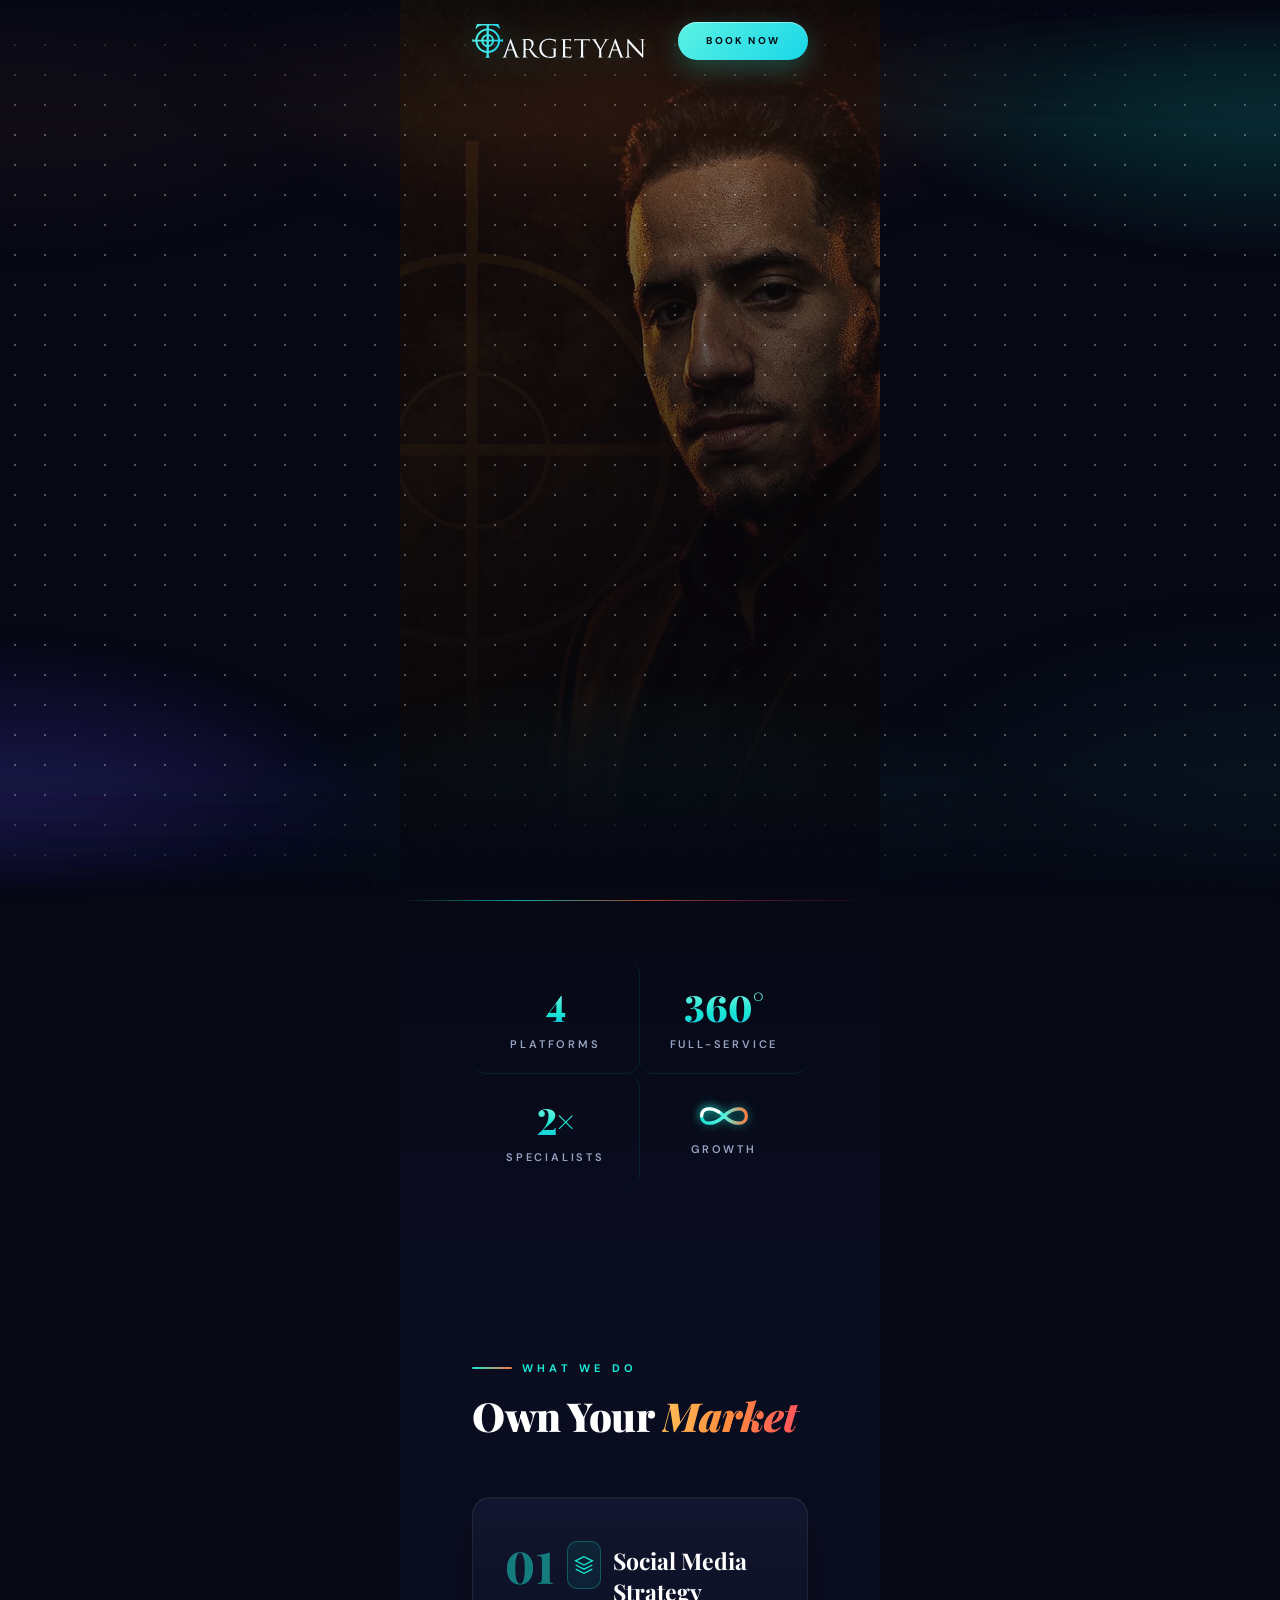
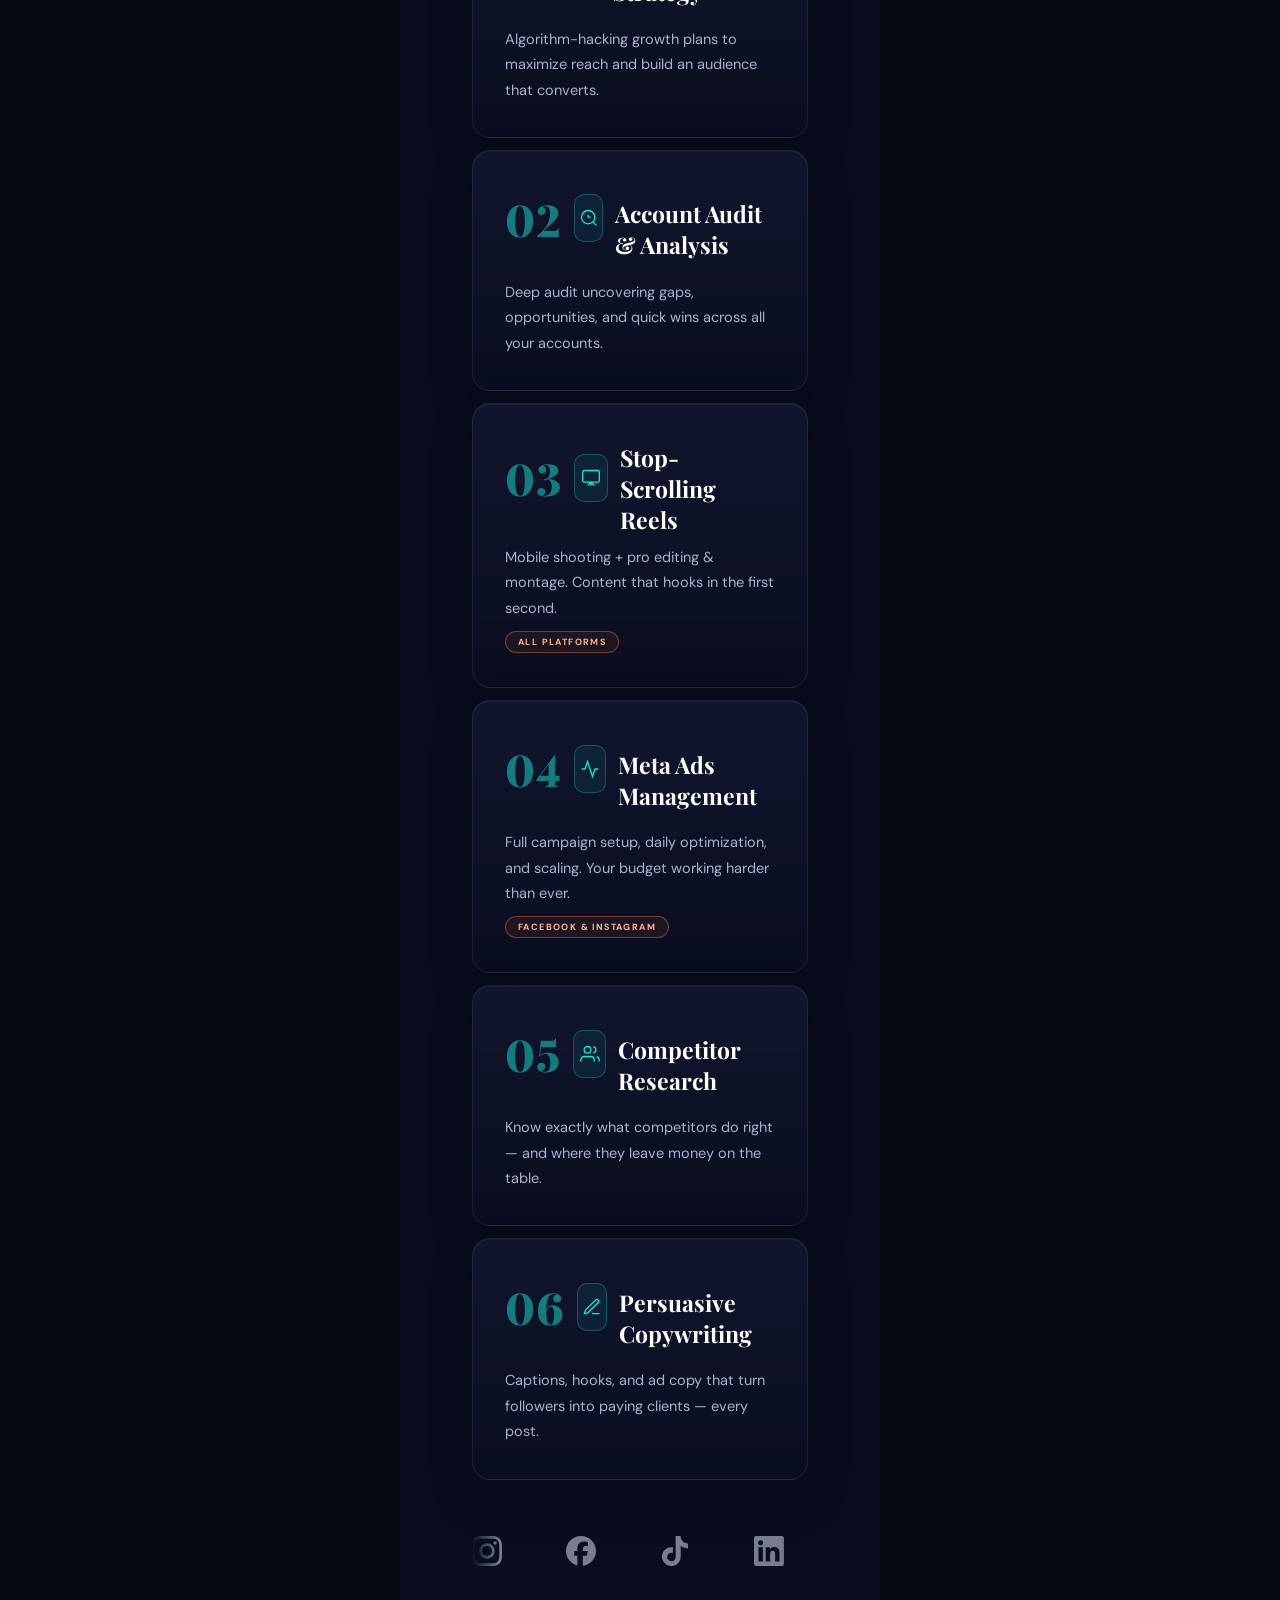
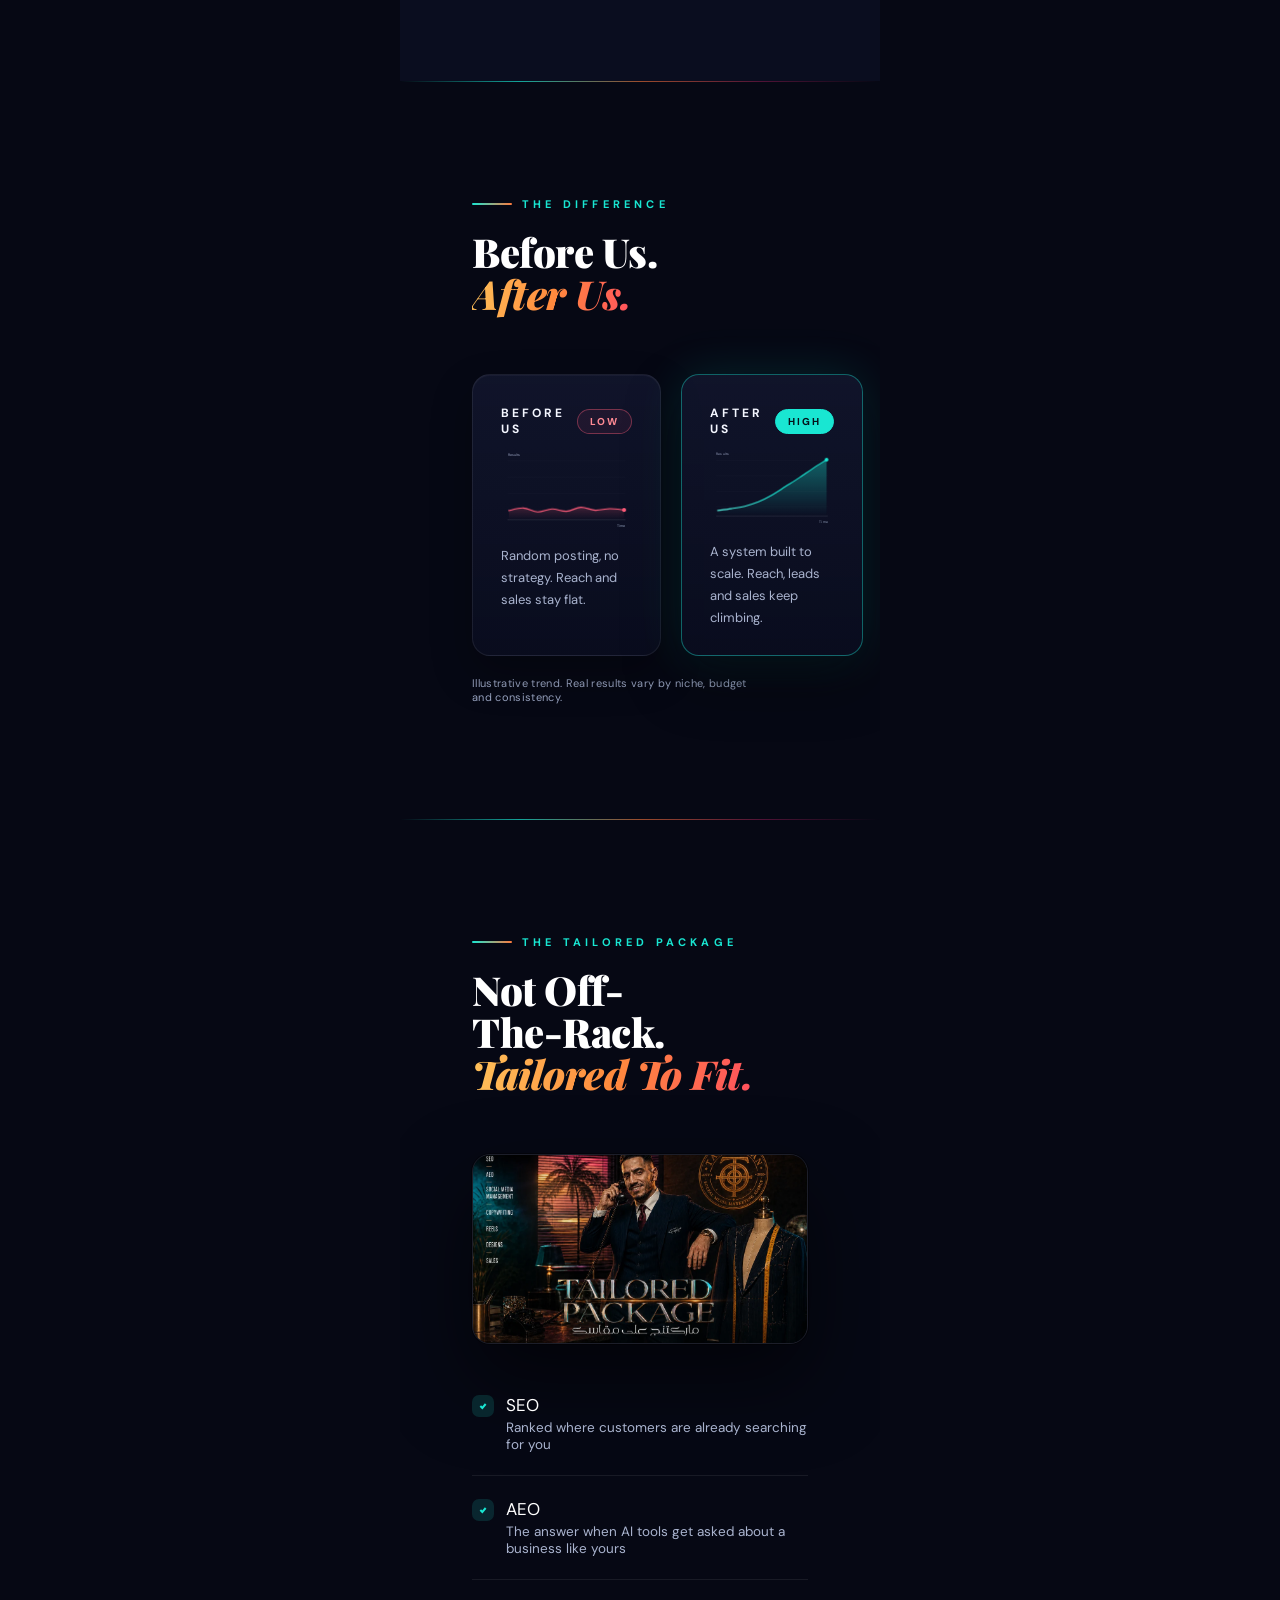
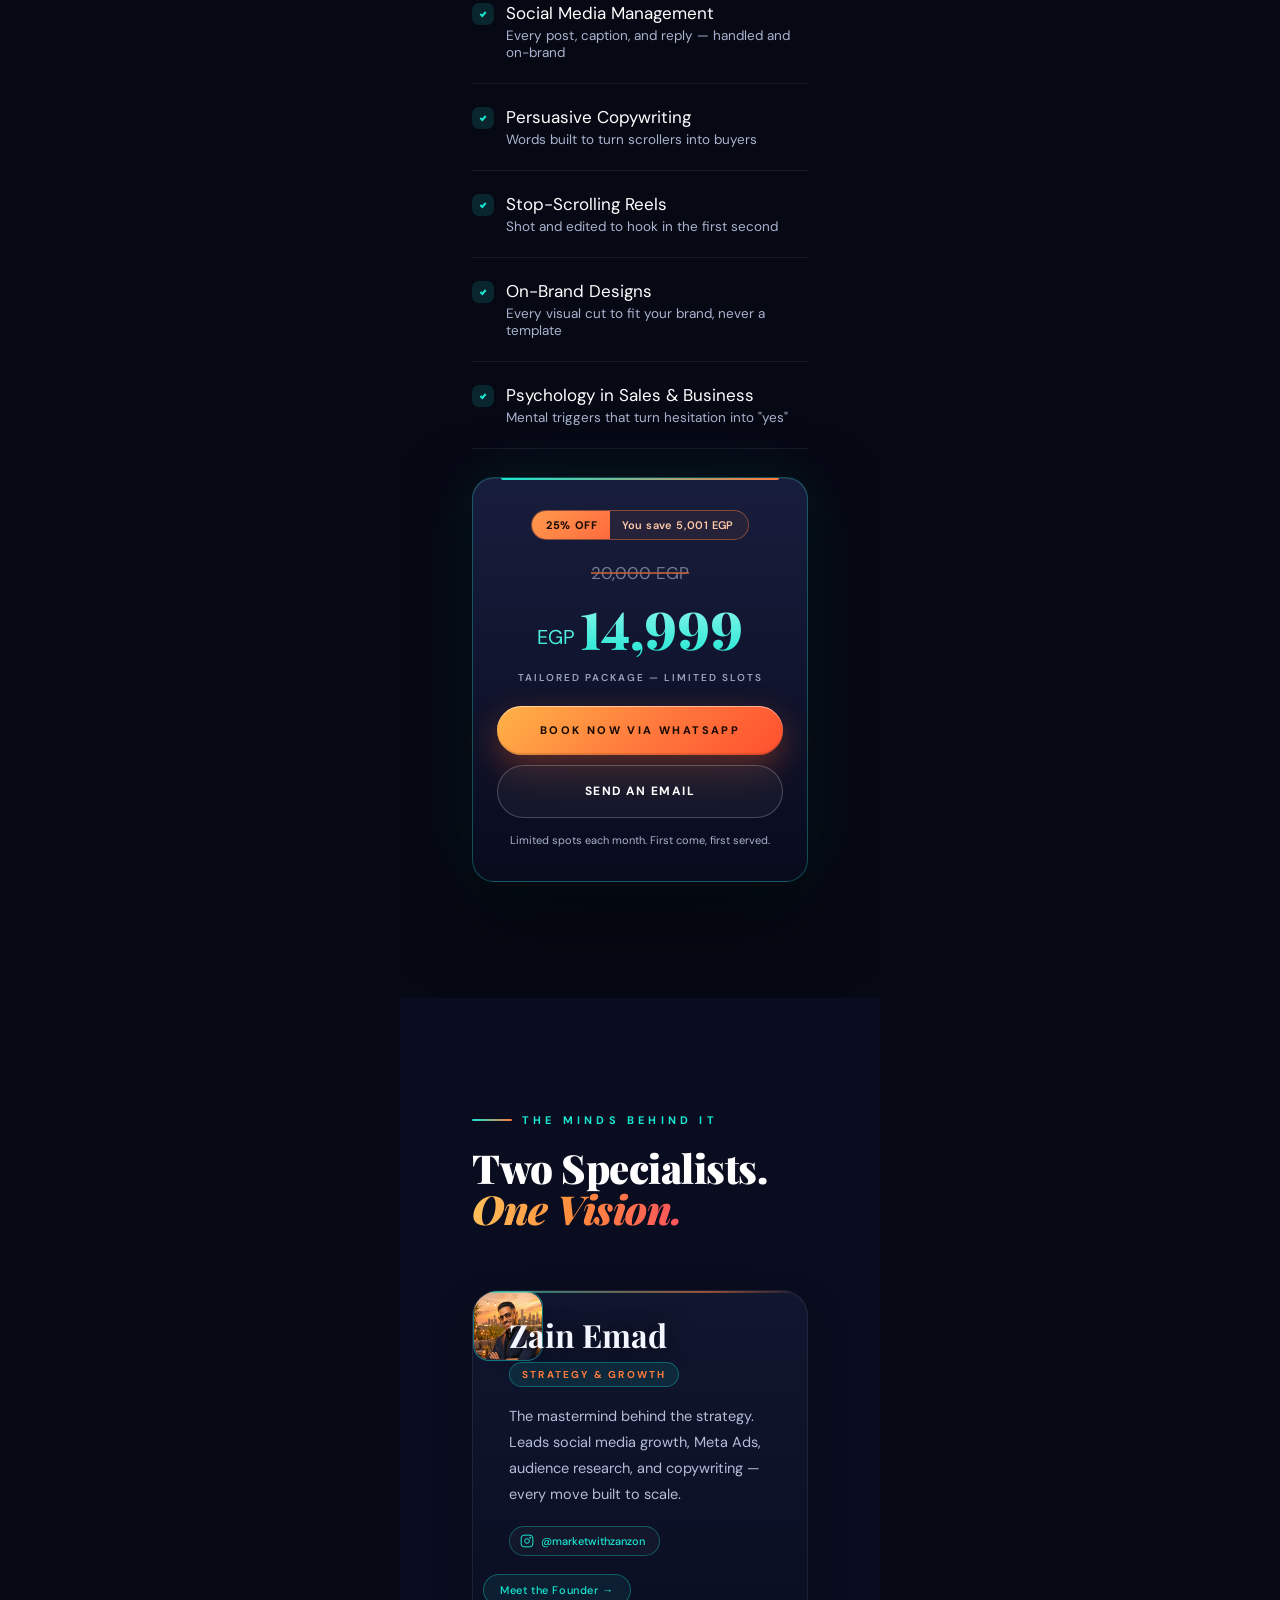
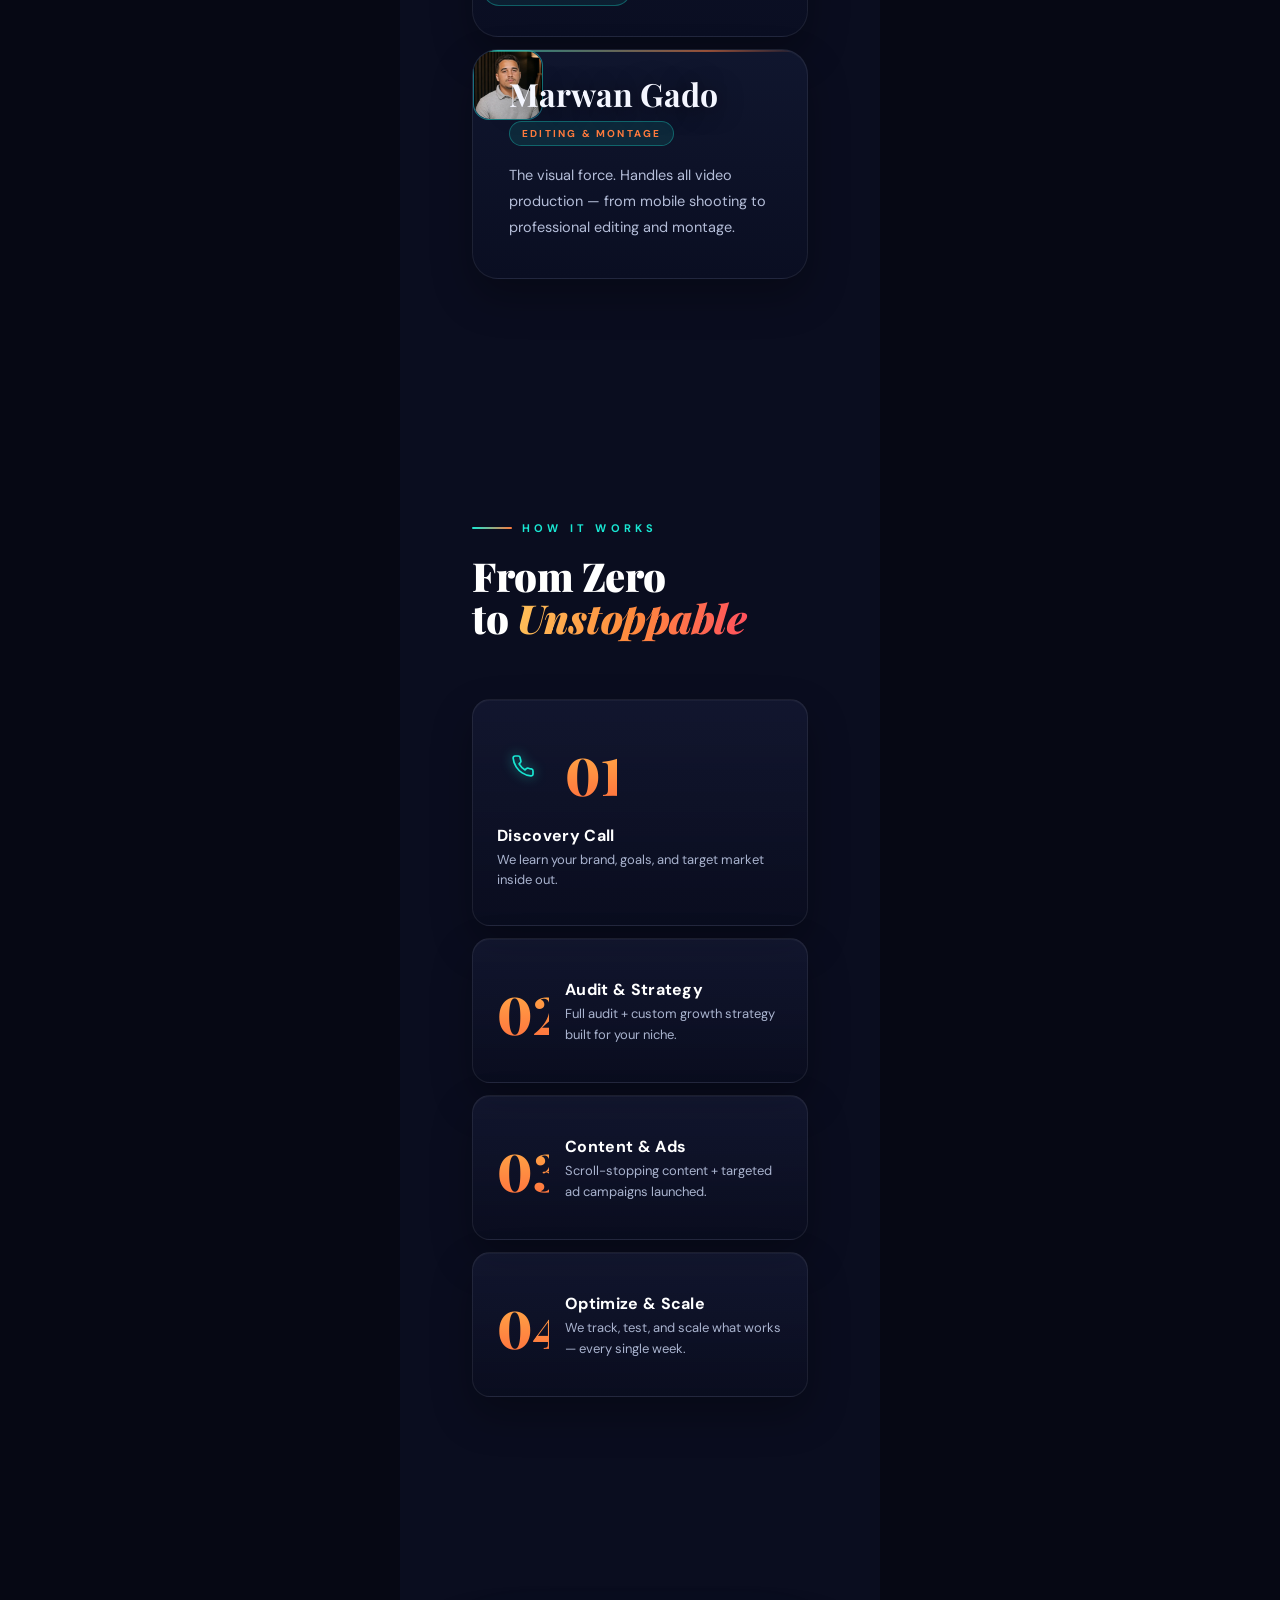
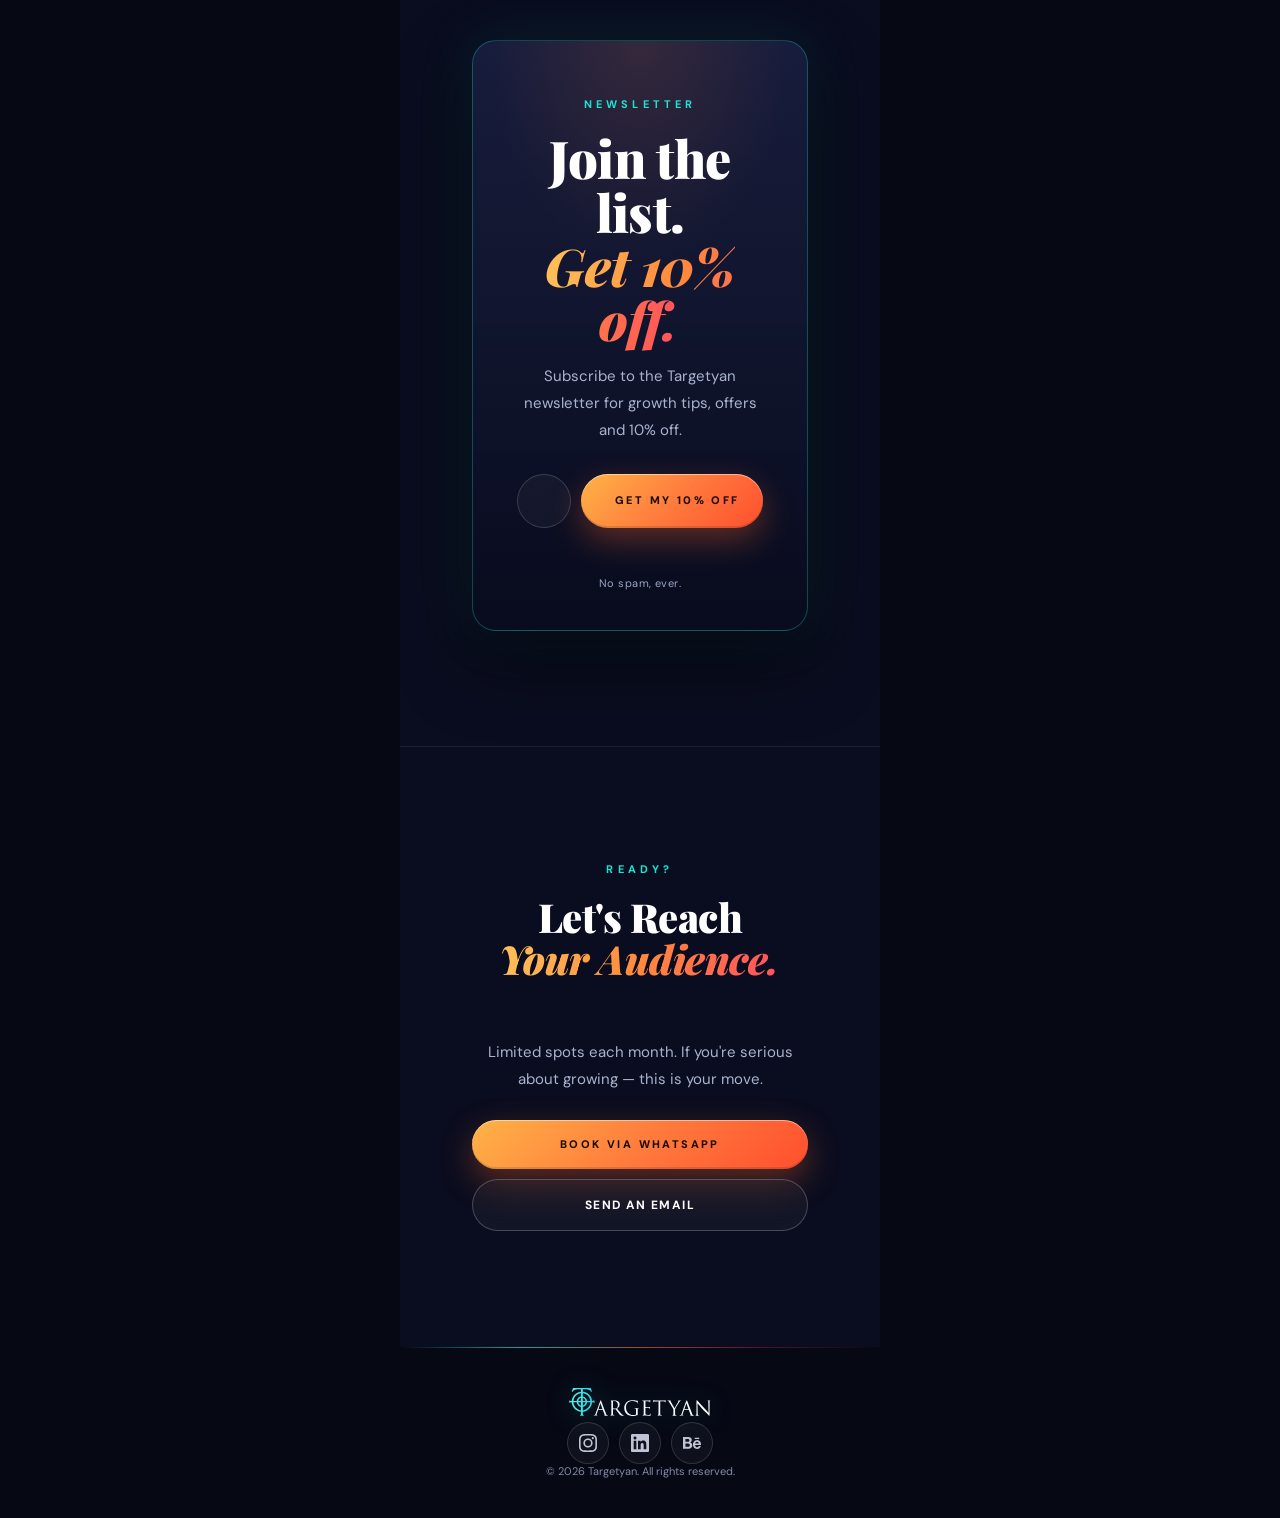
<file: targetyan-mobile.html>
<!DOCTYPE html>
<html lang="en">
<head>
<meta charset="UTF-8">
<meta name="viewport" content="width=device-width, initial-scale=1.0, maximum-scale=1.0">
<title>Targetyan — SMMA</title>
<link rel="icon" href="favicon.ico" sizes="any">
<link rel="icon" type="image/svg+xml" href="favicon.svg">
<link rel="icon" type="image/png" sizes="32x32" href="favicon-32.png">
<link rel="apple-touch-icon" href="apple-touch-icon.png">
<link rel="manifest" href="site.webmanifest">
<meta name="theme-color" content="#060814">
<link rel="preload" as="image" type="image/webp" fetchpriority="high" imagesrcset="assets/img/banner-mobile-600.webp 600w, assets/img/banner-mobile-900.webp 900w, assets/img/banner-mobile-1350.webp 1350w" imagesizes="100vw">
<link rel="preload" href="assets/fonts/playfair-display-latin-wght-normal.woff2" as="font" type="font/woff2" crossorigin>
<link rel="preload" href="assets/fonts/dm-sans-latin-wght-normal.woff2" as="font" type="font/woff2" crossorigin>
<script>document.documentElement.classList.add("js");setTimeout(function(){if(!window.__tgMotion)document.documentElement.classList.add("no-motion")},3000)</script>
<style>
@font-face{font-family:"Playfair Display";font-style:normal;font-weight:400 900;font-display:swap;src:url(assets/fonts/playfair-display-latin-wght-normal.woff2) format("woff2");unicode-range:U+0000-00FF,U+0131,U+0152-0153,U+02BB-02BC,U+02C6,U+02DA,U+02DC,U+0304,U+0308,U+0329,U+2000-206F,U+20AC,U+2122,U+2191,U+2193,U+2212,U+2215,U+FEFF,U+FFFD;}
@font-face{font-family:"Playfair Display";font-style:italic;font-weight:400 900;font-display:swap;src:url(assets/fonts/playfair-display-latin-wght-italic.woff2) format("woff2");unicode-range:U+0000-00FF,U+0131,U+0152-0153,U+02BB-02BC,U+02C6,U+02DA,U+02DC,U+0304,U+0308,U+0329,U+2000-206F,U+20AC,U+2122,U+2191,U+2193,U+2212,U+2215,U+FEFF,U+FFFD;}
@font-face{font-family:"DM Sans";font-style:normal;font-weight:100 1000;font-display:swap;src:url(assets/fonts/dm-sans-latin-wght-normal.woff2) format("woff2");unicode-range:U+0000-00FF,U+0131,U+0152-0153,U+02BB-02BC,U+02C6,U+02DA,U+02DC,U+0304,U+0308,U+0329,U+2000-206F,U+20AC,U+2122,U+2191,U+2193,U+2212,U+2215,U+FEFF,U+FFFD;}
*,*::before,*::after{margin:0;padding:0;box-sizing:border-box;}
:root{
  --g:#19E6D2;--gl:#5BF2E3;--c:#F5ECD8;
  --bg:#07050A;--bg2:#0C0910;--bg3:#110D18;--bg4:#160F20;
  --muted:#7A6E90;--pur:#6A3DFF;
  --pink:#FF7A3D;--cyan:#19E6D2;
}
html{scroll-behavior:smooth;-webkit-tap-highlight-color:transparent;}
body{font-family:"DM Sans",sans-serif;background:var(--bg);color:var(--c);overflow-x:hidden;max-width:480px;margin:0 auto;}
#scroll-bar{position:fixed;top:0;left:0;height:2px;width:100%;transform:scaleX(0);transform-origin:left;z-index:10000;background:linear-gradient(90deg,var(--cyan),var(--pink),var(--g));}

nav{
  position:fixed;top:0;width:100%;max-width:480px;z-index:999;
  display:flex;align-items:center;justify-content:space-between;
  padding:14px 20px;background:transparent;border-bottom:1px solid transparent;
  transition:background .35s,border-color .35s;
}
nav.scrolled{background:rgba(7,5,10,.92);backdrop-filter:blur(16px);border-bottom-color:rgba(25,230,210,.1);}
.logo{font-family:"Playfair Display",serif;font-size:18px;font-weight:900;letter-spacing:3px;text-transform:uppercase;text-decoration:none;color:var(--g);}
.nav-btn{background:linear-gradient(135deg,#6A3DFF,#4A10C0);color:#fff;padding:9px 16px;border-radius:100px;font-size:10px;letter-spacing:1.4px;text-transform:uppercase;font-weight:600;text-decoration:none;}

.hero{position:relative;width:100%;height:100svh;min-height:600px;display:flex;align-items:flex-end;overflow:hidden;}
.hero-bg{position:absolute;inset:0;display:block;background:#07050A;}
.hero-bg img{width:100%;height:100%;object-fit:cover;object-position:68% center;display:block;}
.hero-overlay{position:absolute;inset:0;background:linear-gradient(180deg,rgba(7,5,10,.3) 0%,rgba(7,5,10,.62) 42%,rgba(7,5,10,.96) 100%);}
.hero-content{position:relative;z-index:2;padding:24px 24px 48px;width:100%;}
.hero-pill{display:inline-flex;align-items:center;gap:8px;background:rgba(25,230,210,.1);border:1px solid rgba(25,230,210,.28);padding:7px 14px;border-radius:100px;margin-bottom:18px;font-size:9px;letter-spacing:2px;text-transform:uppercase;color:var(--g);font-weight:600;}
.dot{width:5px;height:5px;border-radius:50%;background:var(--g);}
.hero h1{font-family:"Playfair Display",serif;font-size:clamp(44px,13vw,64px);font-weight:900;line-height:.98;margin-bottom:10px;}
.hero h1 em{font-style:italic;background:linear-gradient(100deg,var(--cyan),#5BF2E3,var(--pink),var(--cyan));background-size:300% 100%;-webkit-background-clip:text;-webkit-text-fill-color:transparent;background-clip:text;animation:gradShift 7s ease-in-out infinite;}
@keyframes gradShift{0%{background-position:0% 50%;}50%{background-position:100% 50%;}100%{background-position:0% 50%;}}
.hero-sub{font-family:"Playfair Display",serif;font-size:16px;font-style:italic;color:rgba(244,246,255,.55);margin-bottom:28px;}
.hero-ctas{display:flex;flex-direction:column;gap:10px;}
.btn-gold{background:linear-gradient(135deg,#5BF2E3,#19E6D2,#6A3DFF);color:#07050A;padding:15px 22px;border-radius:100px;font-size:12px;letter-spacing:1.4px;text-transform:uppercase;font-weight:700;text-decoration:none;text-align:center;display:block;}
.btn-outline{background:rgba(255,255,255,.05);color:var(--c);padding:14px 22px;border:1px solid rgba(244,246,255,.2);border-radius:100px;font-size:12px;letter-spacing:1.4px;text-transform:uppercase;text-decoration:none;text-align:center;display:block;}

.glow-rule{height:1px;background:linear-gradient(90deg,transparent,var(--cyan),var(--g),var(--pink),transparent);}
.stats{display:grid;grid-template-columns:1fr 1fr;background:linear-gradient(180deg,var(--bg),var(--bg2));}
.stat{text-align:center;padding:22px 10px;border-right:1px solid rgba(25,230,210,.1);border-bottom:1px solid rgba(25,230,210,.1);}
.stat:nth-child(2n){border-right:none;}
.stat:nth-child(3),.stat:nth-child(4){border-bottom:none;}
.stat-n{font-family:"Playfair Display",serif;font-size:36px;font-weight:900;background:linear-gradient(135deg,var(--cyan),#5BF2E3,var(--pink));-webkit-background-clip:text;-webkit-text-fill-color:transparent;background-clip:text;}
.stat-l{font-size:9px;letter-spacing:2px;text-transform:uppercase;color:var(--muted);margin-top:6px;}
.stat-inf{display:flex;justify-content:center;height:40px;align-items:center;}
.stat-inf svg{width:64px;height:32px;overflow:visible;}
.inf-track{fill:none;stroke:rgba(25,230,210,.2);stroke-width:4;stroke-linecap:round;}
.inf-draw{fill:none;stroke:url(#infGrad);stroke-width:4;stroke-linecap:round;stroke-dasharray:180;stroke-dashoffset:180;filter:drop-shadow(0 0 5px rgba(25,230,210,.6));}
.stats.on .inf-draw{animation:infDraw 1.4s cubic-bezier(.16,1,.3,1) forwards, infPulse 2.6s ease-in-out 1.4s infinite;}
.inf-glow{fill:none;stroke:#fff;stroke-width:4;stroke-linecap:round;stroke-dasharray:28 152;stroke-dashoffset:180;opacity:0;filter:drop-shadow(0 0 6px var(--cyan));}
.stats.on .inf-glow{animation:infTravel 2.4s linear 1.5s infinite;opacity:1;}
@keyframes infDraw{to{stroke-dashoffset:0;}}
@keyframes infPulse{0%,100%{filter:drop-shadow(0 0 5px rgba(25,230,210,.5));}50%{filter:drop-shadow(0 0 12px rgba(255,122,26,.75));}}
@keyframes infTravel{to{stroke-dashoffset:-180;}}

section{padding:56px 20px;}
.sec-tag{font-size:9px;letter-spacing:3px;text-transform:uppercase;color:var(--g);font-weight:600;margin-bottom:12px;display:flex;align-items:center;gap:10px;}
.sec-tag::before{content:"";width:20px;height:1px;background:var(--g);}
.sec-h{font-family:"Playfair Display",serif;font-size:clamp(28px,8vw,40px);font-weight:900;line-height:1.1;margin-bottom:32px;}
.sec-h em{font-style:italic;background:linear-gradient(100deg,var(--cyan),#5BF2E3,var(--pink),var(--cyan));background-size:300% 100%;-webkit-background-clip:text;-webkit-text-fill-color:transparent;background-clip:text;animation:gradShift 8s ease-in-out infinite;}

#services{background:var(--bg2);}
.svc-card{background:var(--bg3);border:1px solid rgba(25,230,210,.09);border-radius:22px;padding:24px 20px;margin-bottom:12px;box-shadow:0 14px 34px rgba(0,0,0,.3),0 0 26px rgba(25,230,210,.06);}
.svc-card-top{display:flex;align-items:center;gap:12px;margin-bottom:10px;}
.svc-no{font-family:"Playfair Display",serif;font-size:13px;font-weight:900;color:rgba(25,230,210,.4);}
.svc-ico{width:40px;height:40px;display:flex;align-items:center;justify-content:center;background:rgba(25,230,210,.07);border:1px solid rgba(25,230,210,.2);border-radius:12px;box-shadow:0 0 16px rgba(25,230,210,.14);}
.svc-ico svg{width:18px;height:18px;stroke:var(--g);fill:none;stroke-width:1.6;}
.svc-t{font-family:"Playfair Display",serif;font-size:17px;font-weight:700;}
.svc-d{font-size:13px;color:var(--muted);line-height:1.7;}
.svc-badge{display:inline-block;margin-top:10px;background:rgba(106,61,255,.1);border:1px solid rgba(106,61,255,.25);color:#B89DFF;font-size:9px;letter-spacing:1.4px;text-transform:uppercase;padding:4px 12px;border-radius:100px;}
.plats-wrap{margin-top:24px;overflow:hidden;-webkit-mask-image:linear-gradient(90deg,transparent,#000 8%,#000 92%,transparent);mask-image:linear-gradient(90deg,transparent,#000 8%,#000 92%,transparent);}
.plats-track{display:flex;gap:8px;width:max-content;animation:platsScroll 14s linear infinite;}
@keyframes platsScroll{from{transform:translateX(0);}to{transform:translateX(-50%);}}
.plat{padding:8px 16px;border:1px solid rgba(25,230,210,.18);border-radius:100px;font-size:10px;letter-spacing:1.4px;text-transform:uppercase;white-space:nowrap;}

#package{background:radial-gradient(ellipse 80% 40% at 10% 20%,rgba(255,122,26,.1),transparent 55%),radial-gradient(ellipse 70% 40% at 95% 80%,rgba(25,230,210,.08),transparent 55%),var(--bg);}
.pkg-visual{border-radius:22px;overflow:hidden;border:1px solid rgba(25,230,210,.22);margin-bottom:28px;box-shadow:0 18px 40px rgba(0,0,0,.5),0 0 44px rgba(25,230,210,.1);}
.pkg-visual img{width:100%;height:auto;display:block;aspect-ratio:1672/941;object-fit:cover;}
.feat-row{display:flex;gap:12px;padding:14px 0;border-bottom:1px solid rgba(255,255,255,.04);}
.feat-chk{width:20px;height:20px;flex-shrink:0;border-radius:50%;border:1px solid rgba(25,230,210,.28);background:rgba(25,230,210,.08);display:flex;align-items:center;justify-content:center;margin-top:1px;box-shadow:0 0 10px rgba(25,230,210,.14);}
.feat-chk svg{width:8px;height:8px;stroke:var(--g);stroke-width:3;fill:none;}
.feat-main{font-size:14px;}
.feat-sub{display:block;color:var(--muted);font-size:12px;margin-top:3px;}
.price-box{background:linear-gradient(160deg,var(--bg3),var(--bg4));border:1px solid rgba(25,230,210,.25);border-radius:24px;padding:32px 24px;text-align:center;margin-top:28px;position:relative;box-shadow:0 20px 50px rgba(0,0,0,.4),0 0 50px rgba(25,230,210,.12);}
.price-box::after{content:"";position:absolute;inset:0;border-radius:inherit;pointer-events:none;box-shadow:0 0 78px rgba(25,230,210,.3);opacity:0;animation:priceGlow 4s ease-in-out infinite;}
@keyframes priceGlow{0%,100%{opacity:0;}50%{opacity:1;}}
.save-pill{display:inline-block;background:rgba(180,40,40,.16);border:1px solid rgba(220,80,80,.25);color:#FF9090;font-size:10px;letter-spacing:2px;text-transform:uppercase;padding:6px 16px;border-radius:100px;margin-bottom:16px;}
.p-was{font-size:15px;color:var(--muted);text-decoration:line-through;margin-bottom:4px;}
.p-now{font-family:"Playfair Display",serif;background:linear-gradient(120deg,var(--cyan),#5BF2E3,var(--pink));-webkit-background-clip:text;-webkit-text-fill-color:transparent;background-clip:text;}
.p-big{font-size:52px;font-weight:900;}
.p-cur{font-size:20px;font-family:"DM Sans",sans-serif;vertical-align:super;}
.p-lbl{font-size:10px;letter-spacing:2px;text-transform:uppercase;color:var(--muted);margin:8px 0 22px;}
.price-box .btn-gold{margin-bottom:10px;}
.p-note{font-size:11px;color:var(--muted);margin-top:14px;line-height:1.6;}

#team{background:var(--bg2);}
.team-card{background:var(--bg3);border:1px solid rgba(25,230,210,.1);border-radius:22px;padding:28px 22px;margin-bottom:12px;box-shadow:0 14px 34px rgba(0,0,0,.3),0 0 26px rgba(25,230,210,.06);}
.t-avatar{width:56px;height:56px;border-radius:50%;border:1px solid rgba(25,230,210,.26);background:rgba(25,230,210,.1);display:flex;align-items:center;justify-content:center;font-family:"Playfair Display",serif;font-size:20px;font-weight:900;color:var(--g);margin-bottom:14px;box-shadow:0 0 20px rgba(25,230,210,.16);}
.t-name{font-family:"Playfair Display",serif;font-size:22px;font-weight:700;margin-bottom:4px;}
.t-role{font-size:9px;letter-spacing:2px;text-transform:uppercase;color:var(--g);font-weight:600;margin-bottom:12px;}
.t-bio{font-size:13px;color:var(--muted);line-height:1.7;}
.t-ig{display:inline-flex;align-items:center;gap:7px;margin-top:14px;border:1px solid rgba(25,230,210,.24);border-radius:100px;padding:7px 14px 7px 10px;font-size:11px;color:var(--g);text-decoration:none;font-weight:500;box-shadow:0 0 12px rgba(25,230,210,.1);}
.t-ig svg{width:14px;height:14px;stroke:var(--g);fill:none;stroke-width:1.7;}

#process{background:var(--bg);}
.proc-card{background:var(--bg3);border:1px solid rgba(255,255,255,.04);border-radius:20px;padding:22px 18px;margin-bottom:12px;display:flex;gap:16px;align-items:flex-start;box-shadow:0 12px 30px rgba(0,0,0,.28);}
.proc-n{font-family:"Playfair Display",serif;font-size:36px;font-weight:900;background:linear-gradient(135deg,#5BF2E3,#19E6D2);-webkit-background-clip:text;-webkit-text-fill-color:transparent;background-clip:text;opacity:.35;width:52px;flex-shrink:0;}
.proc-t{font-size:15px;font-weight:600;margin-bottom:4px;}
.proc-d{font-size:13px;color:var(--muted);line-height:1.6;}
.proc-call{border-color:rgba(25,230,210,.2);flex-wrap:wrap;}
.phone-wrap{position:relative;width:52px;height:52px;flex-shrink:0;display:flex;align-items:center;justify-content:center;}
.phone-wrap .ring{position:absolute;inset:0;border-radius:50%;border:1.5px solid var(--cyan);opacity:0;transform:scale(.55);}
.proc-call.on .ring.r1{animation:ringOut 1.8s ease-out infinite;}
.proc-call.on .ring.r2{animation:ringOut 1.8s ease-out .35s infinite;border-color:var(--pink);}
.proc-call.on .ring.r3{animation:ringOut 1.8s ease-out .7s infinite;border-color:var(--g);}
.phone-ico{width:24px;height:24px;stroke:var(--cyan);fill:none;stroke-width:1.7;stroke-linecap:round;stroke-linejoin:round;position:relative;z-index:1;filter:drop-shadow(0 0 6px rgba(25,230,210,.7));}
.proc-call.on .phone-ico{animation:phoneShake 1.8s ease-in-out infinite;}
@keyframes ringOut{0%{opacity:.7;transform:scale(.55);}100%{opacity:0;transform:scale(1.55);}}
@keyframes phoneShake{0%,55%,100%{transform:rotate(0);}8%{transform:rotate(16deg);}16%{transform:rotate(-14deg);}24%{transform:rotate(12deg);}32%{transform:rotate(-10deg);}40%{transform:rotate(6deg);}48%{transform:rotate(0);}}

#cta{text-align:center;background:radial-gradient(ellipse at 50% 0%,rgba(106,61,255,.1),var(--bg2) 70%);}
#cta .sec-tag{justify-content:center;}
#cta .sec-tag::before{display:none;}
#cta p{font-size:15px;color:var(--muted);line-height:1.75;margin-bottom:28px;}

footer{background:var(--bg);border-top:1px solid rgba(25,230,210,.09);padding:24px 20px;text-align:center;}
.f-logo{font-family:"Playfair Display",serif;font-size:16px;font-weight:900;letter-spacing:3px;text-transform:uppercase;color:var(--g);margin-bottom:6px;}
.f-copy{font-size:11px;color:var(--muted);}


/* ===== motion layer (animations run from assets/motion-site.js) ===== */
.js .fi:not(.on){opacity:0}
.js .hero-content>*:not(.on){opacity:0}
.no-motion .fi,.no-motion .hero-content>*{opacity:1!important;transform:none!important}
.sec-h em{animation-play-state:paused}
.sec-h.on em{animation-play-state:running}
.sr-only{position:absolute;width:1px;height:1px;overflow:hidden;clip:rect(0 0 0 0);white-space:nowrap}
.p-big{font-variant-numeric:tabular-nums}
.pkg-visual picture{display:block}

/* ===== before / after charts ===== */
#results{background:radial-gradient(ellipse 60% 50% at 50% 0%,rgba(25,230,210,.07),transparent 60%),var(--bg);}
.charts-grid{display:grid;grid-template-columns:1fr 1fr;gap:18px;max-width:1000px;}
.chart-card{margin:0;background:linear-gradient(180deg,rgba(12,20,36,.9),rgba(7,12,22,.95));border:1px solid rgba(25,230,210,.1);border-radius:24px;padding:26px 24px 22px;}
.chart-card.is-after{border-color:rgba(25,230,210,.34);box-shadow:0 24px 56px rgba(0,0,0,.4),0 0 44px rgba(25,230,210,.12);}
.chart-head{display:flex;justify-content:space-between;align-items:center;margin-bottom:14px;gap:12px;}
.chart-label{font-size:12px;letter-spacing:3px;text-transform:uppercase;font-weight:700;color:var(--c);}
.chart-badge{font-size:10px;letter-spacing:2px;text-transform:uppercase;padding:5px 12px;border-radius:100px;font-weight:700;border:1px solid;white-space:nowrap;}
.is-before .chart-badge{color:#FF9A9A;border-color:rgba(220,80,80,.32);}
.is-after .chart-badge{color:var(--g);border-color:rgba(25,230,210,.45);background:rgba(25,230,210,.08);}
.chart-svg{width:100%;height:auto;display:block;overflow:visible;}
.chart-svg .gl{stroke:rgba(244,246,255,.07);stroke-width:1;}
.chart-svg .ax{stroke:rgba(244,246,255,.24);stroke-width:1.2;}
.chart-svg .ct{fill:var(--muted);font-size:11px;letter-spacing:.04em;}
.chart-svg .cl{fill:none;stroke-width:3.5;stroke-linecap:round;stroke-linejoin:round;}
.chart-svg .cd,.chart-svg .cr{transform-box:fill-box;transform-origin:center;}
.js .chart-svg .cl{stroke-dasharray:1;stroke-dashoffset:1;}
.js .chart-svg .ca,.js .chart-svg .cd,.js .chart-svg .cr{opacity:0;}
.js .feat-chk polyline{stroke-dasharray:1;stroke-dashoffset:1;}
.js .feat-row.on .feat-chk polyline{stroke-dashoffset:0;}
.no-motion .feat-chk polyline{stroke-dashoffset:0;}
.no-motion .chart-svg .cl{stroke-dashoffset:0;}
.no-motion .chart-svg .ca,.no-motion .chart-svg .cd{opacity:1;}
.chart-note{font-size:13px;color:var(--muted);line-height:1.7;margin-top:14px;}
.chart-disclaimer{margin-top:20px;font-size:11px;color:var(--muted);letter-spacing:.03em;}

/* ===== newsletter ===== */
#newsletter{background:var(--bg2);text-align:center;}
.nl-card{position:relative;max-width:760px;margin:0 auto;padding:56px 44px 40px;border-radius:28px;border:1px solid rgba(25,230,210,.24);background:linear-gradient(180deg,#141A36,#0A0E22);overflow:hidden;box-shadow:0 30px 70px rgba(0,0,0,.5),0 0 60px rgba(25,230,210,.1);}
.nl-card::before{content:"";position:absolute;inset:0;pointer-events:none;background:radial-gradient(ellipse 70% 60% at 50% 0%,rgba(25,230,210,.12),transparent 65%);}
.nl-card>*{position:relative;}
#newsletter .sec-tag{justify-content:center;}
#newsletter .sec-tag::before{display:none;}
#newsletter .sec-h{margin:0 auto 16px;max-width:none;text-align:center;font-size:clamp(30px,4.4vw,52px);}
.nl-sub{font-size:15px;color:var(--muted);line-height:1.8;max-width:480px;margin:0 auto;}
.nl-form{display:flex;gap:10px;max-width:540px;margin:30px auto 0;}
.nl-form input[type=email]{flex:1;min-width:0;background:rgba(255,255,255,.04);border:1px solid rgba(244,246,255,.2);border-radius:100px;padding:16px 24px;color:var(--c);font-family:inherit;font-size:15px;outline:none;transition:border-color .3s,box-shadow .3s;}
.nl-form input[type=email]::placeholder{color:rgba(244,246,255,.38);}
.nl-form input[type=email]:focus{border-color:rgba(25,230,210,.65);box-shadow:0 0 0 3px rgba(25,230,210,.16);}
.nl-form .btn-gold{border:0;cursor:pointer;font-family:inherit;white-space:nowrap;display:inline-block;width:auto;margin:0;}
.nl-form .btn-gold:disabled{opacity:.6;cursor:progress;}
.nl-form[hidden]{display:none;}
.hp{position:absolute;left:-9999px;width:1px;height:1px;opacity:0;pointer-events:none;}
.nl-msg{min-height:24px;margin-top:18px;font-size:14px;line-height:1.6;}
.nl-msg.ok{color:#8FE3B0;font-size:16px;font-weight:600;}
.nl-msg.err{color:#FF9A9A;}
.nl-fine{margin-top:6px;font-size:11px;color:var(--muted);letter-spacing:.04em;}

@media(max-width:768px){.charts-grid{grid-template-columns:1fr;}}
@media(max-width:600px){.nl-card{padding:40px 22px 30px;}.nl-form{flex-direction:column;}.nl-form .btn-gold{width:100%;}}
@media(prefers-reduced-motion:reduce){
  html{scroll-behavior:auto;}
  *,*::before,*::after{animation:none!important;transition:none!important;}
  .js .fi,.js .hero-content>*{opacity:1!important;}
  .js .chart-svg .cl,.js .feat-chk polyline{stroke-dashoffset:0;}
  .js .chart-svg .ca,.js .chart-svg .cd{opacity:1;}
  .inf-draw{stroke-dashoffset:0!important;}
}
/* ===== polish ===== */
:root{--muted:#98A3C0;}
.sec-h em{background-image:linear-gradient(100deg,#9BF7EE,#19E6D2 45%,#5BF2E3 70%,#19E6D2);background-size:250% 100%;}
.hero h1 em{background-image:linear-gradient(100deg,#9BF7EE,#19E6D2 35%,#6A3DFF 55%,#19E6D2 75%,#9BF7EE);}
.stat-n,.p-now{background-image:linear-gradient(180deg,#9BF7EE,#19E6D2);}
.svc-d,.t-bio,.proc-d{color:#A5AFCB;}
.proc-call{border-color:rgba(25,230,210,.2);}
.hero-sub{color:rgba(244,246,255,.7);}
.t-more{display:inline-flex;align-items:center;gap:8px;margin:18px 0 0 10px;border:1px solid rgba(25,230,210,.24);border-radius:100px;padding:8px 16px;font-size:11px;letter-spacing:.6px;color:var(--g);text-decoration:none;font-weight:500;transition:background .3s,border-color .3s;}.t-more:hover{background:rgba(25,230,210,.08);border-color:rgba(25,230,210,.5);}
</style>
<link rel="stylesheet" href="assets/polish.css">
</head>
<body>
<div id="scroll-bar"></div>
<nav>
  <a href="#home" class="logo"><img class="logo-img" src="assets/logo-sky.svg" alt="Targetyan"></a>
  <a href="https://wa.me/201208475556" target="_blank" class="nav-btn">Book Now</a>
</nav>

<div class="hero" id="home">
  <picture class="hero-bg"><source type="image/webp" srcset="assets/img/banner-mobile-600.webp 600w, assets/img/banner-mobile-900.webp 900w, assets/img/banner-mobile-1350.webp 1350w" sizes="100vw"><img src="banner-mobile.jpg" alt="" width="3360" height="1248" fetchpriority="high" decoding="async"></picture>
  <div class="hero-overlay"></div>
  <div class="hero-content">
    <h1>Dominate.<br><em>Convert.</em><br>Scale.</h1>
    <p class="hero-sub">Stick in Your Target Audience's Mind</p>
    <div class="hero-ctas">
      <a href="https://wa.me/201208475556" target="_blank" class="btn-gold">Book via WhatsApp</a>
      <a href="#package" class="btn-outline">See Tailored Package</a>
    </div>
  </div>
</div>

<div class="glow-rule"></div>
<div class="stats fi">
  <div class="stat"><div class="stat-n" data-count="4" data-suffix="">0</div><div class="stat-l">Platforms</div></div>
  <div class="stat"><div class="stat-n" data-count="360" data-suffix="°">0°</div><div class="stat-l">Full-Service</div></div>
  <div class="stat"><div class="stat-n" data-count="2" data-suffix="×">0×</div><div class="stat-l">Specialists</div></div>
  <div class="stat">
    <div class="stat-n stat-inf" aria-label="Infinity">
      <svg viewBox="0 0 80 40">
        <defs>
          <linearGradient id="infGrad" x1="0%" y1="0%" x2="100%" y2="0%">
            <stop offset="0%" stop-color="#19E6D2"/>
            <stop offset="50%" stop-color="#5BF2E3"/>
            <stop offset="100%" stop-color="#FF7A3D"/>
          </linearGradient>
        </defs>
        <path class="inf-track" d="M12 20 C12 8 28 8 40 20 C52 32 68 32 68 20 C68 8 52 8 40 20 C28 32 12 32 12 20 Z"/>
        <path class="inf-draw" d="M12 20 C12 8 28 8 40 20 C52 32 68 32 68 20 C68 8 52 8 40 20 C28 32 12 32 12 20 Z"/>
        <path class="inf-glow" d="M12 20 C12 8 28 8 40 20 C52 32 68 32 68 20 C68 8 52 8 40 20 C28 32 12 32 12 20 Z"/>
      </svg>
    </div>
    <div class="stat-l">Growth</div>
  </div>
</div>

<section id="services">
  <div class="sec-tag">What We Do</div>
  <h2 class="sec-h fi">Own Your <em>Market</em></h2>
  <div class="svc-card fi"><div class="svc-card-top"><div class="svc-no">01</div><div class="svc-ico"><svg viewBox="0 0 24 24"><path d="M12 2L2 7l10 5 10-5-10-5zM2 17l10 5 10-5M2 12l10 5 10-5"/></svg></div><div class="svc-t">Social Media Strategy</div></div><div class="svc-d">Algorithm-hacking growth plans to maximize reach and build an audience that converts.</div></div>
  <div class="svc-card fi"><div class="svc-card-top"><div class="svc-no">02</div><div class="svc-ico"><svg viewBox="0 0 24 24"><circle cx="11" cy="11" r="8"/><path d="m21 21-4.35-4.35M11 8v3h3"/></svg></div><div class="svc-t">Account Audit & Analysis</div></div><div class="svc-d">Deep audit uncovering gaps, opportunities, and quick wins across all your accounts.</div></div>
  <div class="svc-card fi"><div class="svc-card-top"><div class="svc-no">03</div><div class="svc-ico"><svg viewBox="0 0 24 24"><rect x="2" y="3" width="20" height="14" rx="2"/><path d="m8 21 4-4 4 4M12 17v4"/></svg></div><div class="svc-t">Stop-Scrolling Reels</div></div><div class="svc-d">Mobile shooting + pro editing & montage. Content that hooks in the first second.</div><span class="svc-badge">All Platforms</span></div>
  <div class="svc-card fi"><div class="svc-card-top"><div class="svc-no">04</div><div class="svc-ico"><svg viewBox="0 0 24 24"><path d="M22 12h-4l-3 9L9 3l-3 9H2"/></svg></div><div class="svc-t">Meta Ads Management</div></div><div class="svc-d">Full campaign setup, daily optimization, and scaling. Your budget working harder than ever.</div><span class="svc-badge">Facebook & Instagram</span></div>
  <div class="svc-card fi"><div class="svc-card-top"><div class="svc-no">05</div><div class="svc-ico"><svg viewBox="0 0 24 24"><path d="M17 21v-2a4 4 0 0 0-4-4H5a4 4 0 0 0-4 4v2"/><circle cx="9" cy="7" r="4"/><path d="M23 21v-2a4 4 0 0 0-3-3.87M16 3.13a4 4 0 0 1 0 7.75"/></svg></div><div class="svc-t">Competitor Research</div></div><div class="svc-d">Know exactly what competitors do right — and where they leave money on the table.</div></div>
  <div class="svc-card fi"><div class="svc-card-top"><div class="svc-no">06</div><div class="svc-ico"><svg viewBox="0 0 24 24"><path d="M12 20h9M16.5 3.5a2.121 2.121 0 0 1 3 3L7 19l-4 1 1-4L16.5 3.5z"/></svg></div><div class="svc-t">Persuasive Copywriting</div></div><div class="svc-d">Captions, hooks, and ad copy that turn followers into paying clients — every post.</div></div>
  <div class="plats-wrap fi"><div class="plats-track"><div class="plat plat-instagram" role="img" aria-label="Instagram" title="Instagram"><svg viewBox="0 0 24 24" aria-hidden="true"><path d="M7.0301.084c-1.2768.0602-2.1487.264-2.911.5634-.7888.3075-1.4575.72-2.1228 1.3877-.6652.6677-1.075 1.3368-1.3802 2.127-.2954.7638-.4956 1.6365-.552 2.914-.0564 1.2775-.0689 1.6882-.0626 4.947.0062 3.2586.0206 3.6671.0825 4.9473.061 1.2765.264 2.1482.5635 2.9107.308.7889.72 1.4573 1.388 2.1228.6679.6655 1.3365 1.0743 2.1285 1.38.7632.295 1.6361.4961 2.9134.552 1.2773.056 1.6884.069 4.9462.0627 3.2578-.0062 3.668-.0207 4.9478-.0814 1.28-.0607 2.147-.2652 2.9098-.5633.7889-.3086 1.4578-.72 2.1228-1.3881.665-.6682 1.0745-1.3378 1.3795-2.1284.2957-.7632.4966-1.636.552-2.9124.056-1.2809.0692-1.6898.063-4.948-.0063-3.2583-.021-3.6668-.0817-4.9465-.0607-1.2797-.264-2.1487-.5633-2.9117-.3084-.7889-.72-1.4568-1.3876-2.1228C21.2982 1.33 20.628.9208 19.8378.6165 19.074.321 18.2017.1197 16.9244.0645 15.6471.0093 15.236-.005 11.977.0014 8.718.0076 8.31.0215 7.0301.0839m.1402 21.6932c-1.17-.0509-1.8053-.2453-2.2287-.408-.5606-.216-.96-.4771-1.3819-.895-.422-.4178-.6811-.8186-.9-1.378-.1644-.4234-.3624-1.058-.4171-2.228-.0595-1.2645-.072-1.6442-.079-4.848-.007-3.2037.0053-3.583.0607-4.848.05-1.169.2456-1.805.408-2.2282.216-.5613.4762-.96.895-1.3816.4188-.4217.8184-.6814 1.3783-.9003.423-.1651 1.0575-.3614 2.227-.4171 1.2655-.06 1.6447-.072 4.848-.079 3.2033-.007 3.5835.005 4.8495.0608 1.169.0508 1.8053.2445 2.228.408.5608.216.96.4754 1.3816.895.4217.4194.6816.8176.9005 1.3787.1653.4217.3617 1.056.4169 2.2263.0602 1.2655.0739 1.645.0796 4.848.0058 3.203-.0055 3.5834-.061 4.848-.051 1.17-.245 1.8055-.408 2.2294-.216.5604-.4763.96-.8954 1.3814-.419.4215-.8181.6811-1.3783.9-.4224.1649-1.0577.3617-2.2262.4174-1.2656.0595-1.6448.072-4.8493.079-3.2045.007-3.5825-.006-4.848-.0608M16.953 5.5864A1.44 1.44 0 1 0 18.39 4.144a1.44 1.44 0 0 0-1.437 1.4424M5.8385 12.012c.0067 3.4032 2.7706 6.1557 6.173 6.1493 3.4026-.0065 6.157-2.7701 6.1506-6.1733-.0065-3.4032-2.771-6.1565-6.174-6.1498-3.403.0067-6.156 2.771-6.1496 6.1738M8 12.0077a4 4 0 1 1 4.008 3.9921A3.9996 3.9996 0 0 1 8 12.0077"/></svg></div><div class="plat plat-facebook" role="img" aria-label="Facebook" title="Facebook"><svg viewBox="0 0 24 24" aria-hidden="true"><path d="M9.101 23.691v-7.98H6.627v-3.667h2.474v-1.58c0-4.085 1.848-5.978 5.858-5.978.401 0 .955.042 1.468.103a8.68 8.68 0 0 1 1.141.195v3.325a8.623 8.623 0 0 0-.653-.036 26.805 26.805 0 0 0-.733-.009c-.707 0-1.259.096-1.675.309a1.686 1.686 0 0 0-.679.622c-.258.42-.374.995-.374 1.752v1.297h3.919l-.386 2.103-.287 1.564h-3.246v8.245C19.396 23.238 24 18.179 24 12.044c0-6.627-5.373-12-12-12s-12 5.373-12 12c0 5.628 3.874 10.35 9.101 11.647Z"/></svg></div><div class="plat plat-tiktok" role="img" aria-label="TikTok" title="TikTok"><svg viewBox="0 0 24 24" aria-hidden="true"><path d="M12.525.02c1.31-.02 2.61-.01 3.91-.02.08 1.53.63 3.09 1.75 4.17 1.12 1.11 2.7 1.62 4.24 1.79v4.03c-1.44-.05-2.89-.35-4.2-.97-.57-.26-1.1-.59-1.62-.93-.01 2.92.01 5.84-.02 8.75-.08 1.4-.54 2.79-1.35 3.94-1.31 1.92-3.58 3.17-5.91 3.21-1.43.08-2.86-.31-4.08-1.03-2.02-1.19-3.44-3.37-3.65-5.71-.02-.5-.03-1-.01-1.49.18-1.9 1.12-3.72 2.58-4.96 1.66-1.44 3.98-2.13 6.15-1.72.02 1.48-.04 2.96-.04 4.44-.99-.32-2.15-.23-3.02.37-.63.41-1.11 1.04-1.36 1.75-.21.51-.15 1.07-.14 1.61.24 1.64 1.82 3.02 3.5 2.87 1.12-.01 2.19-.66 2.77-1.61.19-.33.4-.67.41-1.06.1-1.79.06-3.57.07-5.36.01-4.03-.01-8.05.02-12.07z"/></svg></div><div class="plat plat-linkedin" role="img" aria-label="LinkedIn" title="LinkedIn"><svg viewBox="0 0 24 24" aria-hidden="true"><path d="M20.447 20.452h-3.554v-5.569c0-1.328-.027-3.037-1.852-3.037-1.853 0-2.136 1.445-2.136 2.939v5.667H9.351V9h3.414v1.561h.046c.477-.9 1.637-1.85 3.37-1.85 3.601 0 4.267 2.37 4.267 5.455v6.286zM5.337 7.433c-1.144 0-2.063-.926-2.063-2.065 0-1.138.92-2.063 2.063-2.063 1.14 0 2.064.925 2.064 2.063 0 1.139-.925 2.065-2.064 2.065zm1.782 13.019H3.555V9h3.564v11.452zM22.225 0H1.771C.792 0 0 .774 0 1.729v20.542C0 23.227.792 24 1.771 24h20.451C23.2 24 24 23.227 24 22.271V1.729C24 .774 23.2 0 22.222 0h.003z"/></svg></div><div class="plat plat-meta" role="img" aria-label="Meta Ads" title="Meta Ads"><svg viewBox="0 0 24 24" aria-hidden="true"><path d="M6.915 4.03c-1.968 0-3.683 1.28-4.871 3.113C.704 9.208 0 11.883 0 14.449c0 .706.07 1.369.21 1.973a6.624 6.624 0 0 0 .265.86 5.297 5.297 0 0 0 .371.761c.696 1.159 1.818 1.927 3.593 1.927 1.497 0 2.633-.671 3.965-2.444.76-1.012 1.144-1.626 2.663-4.32l.756-1.339.186-.325c.061.1.121.196.183.3l2.152 3.595c.724 1.21 1.665 2.556 2.47 3.314 1.046.987 1.992 1.22 3.06 1.22 1.075 0 1.876-.355 2.455-.843a3.743 3.743 0 0 0 .81-.973c.542-.939.861-2.127.861-3.745 0-2.72-.681-5.357-2.084-7.45-1.282-1.912-2.957-2.93-4.716-2.93-1.047 0-2.088.467-3.053 1.308-.652.57-1.257 1.29-1.82 2.05-.69-.875-1.335-1.547-1.958-2.056-1.182-.966-2.315-1.303-3.454-1.303zm10.16 2.053c1.147 0 2.188.758 2.992 1.999 1.132 1.748 1.647 4.195 1.647 6.4 0 1.548-.368 2.9-1.839 2.9-.58 0-1.027-.23-1.664-1.004-.496-.601-1.343-1.878-2.832-4.358l-.617-1.028a44.908 44.908 0 0 0-1.255-1.98c.07-.109.141-.224.211-.327 1.12-1.667 2.118-2.602 3.358-2.602zm-10.201.553c1.265 0 2.058.791 2.675 1.446.307.327.737.871 1.234 1.579l-1.02 1.566c-.757 1.163-1.882 3.017-2.837 4.338-1.191 1.649-1.81 1.817-2.486 1.817-.524 0-1.038-.237-1.383-.794-.263-.426-.464-1.13-.464-2.046 0-2.221.63-4.535 1.66-6.088.454-.687.964-1.226 1.533-1.533a2.264 2.264 0 0 1 1.088-.285z"/></svg></div><div class="plat plat-instagram" role="img" aria-label="Instagram" title="Instagram"><svg viewBox="0 0 24 24" aria-hidden="true"><path d="M7.0301.084c-1.2768.0602-2.1487.264-2.911.5634-.7888.3075-1.4575.72-2.1228 1.3877-.6652.6677-1.075 1.3368-1.3802 2.127-.2954.7638-.4956 1.6365-.552 2.914-.0564 1.2775-.0689 1.6882-.0626 4.947.0062 3.2586.0206 3.6671.0825 4.9473.061 1.2765.264 2.1482.5635 2.9107.308.7889.72 1.4573 1.388 2.1228.6679.6655 1.3365 1.0743 2.1285 1.38.7632.295 1.6361.4961 2.9134.552 1.2773.056 1.6884.069 4.9462.0627 3.2578-.0062 3.668-.0207 4.9478-.0814 1.28-.0607 2.147-.2652 2.9098-.5633.7889-.3086 1.4578-.72 2.1228-1.3881.665-.6682 1.0745-1.3378 1.3795-2.1284.2957-.7632.4966-1.636.552-2.9124.056-1.2809.0692-1.6898.063-4.948-.0063-3.2583-.021-3.6668-.0817-4.9465-.0607-1.2797-.264-2.1487-.5633-2.9117-.3084-.7889-.72-1.4568-1.3876-2.1228C21.2982 1.33 20.628.9208 19.8378.6165 19.074.321 18.2017.1197 16.9244.0645 15.6471.0093 15.236-.005 11.977.0014 8.718.0076 8.31.0215 7.0301.0839m.1402 21.6932c-1.17-.0509-1.8053-.2453-2.2287-.408-.5606-.216-.96-.4771-1.3819-.895-.422-.4178-.6811-.8186-.9-1.378-.1644-.4234-.3624-1.058-.4171-2.228-.0595-1.2645-.072-1.6442-.079-4.848-.007-3.2037.0053-3.583.0607-4.848.05-1.169.2456-1.805.408-2.2282.216-.5613.4762-.96.895-1.3816.4188-.4217.8184-.6814 1.3783-.9003.423-.1651 1.0575-.3614 2.227-.4171 1.2655-.06 1.6447-.072 4.848-.079 3.2033-.007 3.5835.005 4.8495.0608 1.169.0508 1.8053.2445 2.228.408.5608.216.96.4754 1.3816.895.4217.4194.6816.8176.9005 1.3787.1653.4217.3617 1.056.4169 2.2263.0602 1.2655.0739 1.645.0796 4.848.0058 3.203-.0055 3.5834-.061 4.848-.051 1.17-.245 1.8055-.408 2.2294-.216.5604-.4763.96-.8954 1.3814-.419.4215-.8181.6811-1.3783.9-.4224.1649-1.0577.3617-2.2262.4174-1.2656.0595-1.6448.072-4.8493.079-3.2045.007-3.5825-.006-4.848-.0608M16.953 5.5864A1.44 1.44 0 1 0 18.39 4.144a1.44 1.44 0 0 0-1.437 1.4424M5.8385 12.012c.0067 3.4032 2.7706 6.1557 6.173 6.1493 3.4026-.0065 6.157-2.7701 6.1506-6.1733-.0065-3.4032-2.771-6.1565-6.174-6.1498-3.403.0067-6.156 2.771-6.1496 6.1738M8 12.0077a4 4 0 1 1 4.008 3.9921A3.9996 3.9996 0 0 1 8 12.0077"/></svg></div><div class="plat plat-facebook" role="img" aria-label="Facebook" title="Facebook"><svg viewBox="0 0 24 24" aria-hidden="true"><path d="M9.101 23.691v-7.98H6.627v-3.667h2.474v-1.58c0-4.085 1.848-5.978 5.858-5.978.401 0 .955.042 1.468.103a8.68 8.68 0 0 1 1.141.195v3.325a8.623 8.623 0 0 0-.653-.036 26.805 26.805 0 0 0-.733-.009c-.707 0-1.259.096-1.675.309a1.686 1.686 0 0 0-.679.622c-.258.42-.374.995-.374 1.752v1.297h3.919l-.386 2.103-.287 1.564h-3.246v8.245C19.396 23.238 24 18.179 24 12.044c0-6.627-5.373-12-12-12s-12 5.373-12 12c0 5.628 3.874 10.35 9.101 11.647Z"/></svg></div><div class="plat plat-tiktok" role="img" aria-label="TikTok" title="TikTok"><svg viewBox="0 0 24 24" aria-hidden="true"><path d="M12.525.02c1.31-.02 2.61-.01 3.91-.02.08 1.53.63 3.09 1.75 4.17 1.12 1.11 2.7 1.62 4.24 1.79v4.03c-1.44-.05-2.89-.35-4.2-.97-.57-.26-1.1-.59-1.62-.93-.01 2.92.01 5.84-.02 8.75-.08 1.4-.54 2.79-1.35 3.94-1.31 1.92-3.58 3.17-5.91 3.21-1.43.08-2.86-.31-4.08-1.03-2.02-1.19-3.44-3.37-3.65-5.71-.02-.5-.03-1-.01-1.49.18-1.9 1.12-3.72 2.58-4.96 1.66-1.44 3.98-2.13 6.15-1.72.02 1.48-.04 2.96-.04 4.44-.99-.32-2.15-.23-3.02.37-.63.41-1.11 1.04-1.36 1.75-.21.51-.15 1.07-.14 1.61.24 1.64 1.82 3.02 3.5 2.87 1.12-.01 2.19-.66 2.77-1.61.19-.33.4-.67.41-1.06.1-1.79.06-3.57.07-5.36.01-4.03-.01-8.05.02-12.07z"/></svg></div><div class="plat plat-linkedin" role="img" aria-label="LinkedIn" title="LinkedIn"><svg viewBox="0 0 24 24" aria-hidden="true"><path d="M20.447 20.452h-3.554v-5.569c0-1.328-.027-3.037-1.852-3.037-1.853 0-2.136 1.445-2.136 2.939v5.667H9.351V9h3.414v1.561h.046c.477-.9 1.637-1.85 3.37-1.85 3.601 0 4.267 2.37 4.267 5.455v6.286zM5.337 7.433c-1.144 0-2.063-.926-2.063-2.065 0-1.138.92-2.063 2.063-2.063 1.14 0 2.064.925 2.064 2.063 0 1.139-.925 2.065-2.064 2.065zm1.782 13.019H3.555V9h3.564v11.452zM22.225 0H1.771C.792 0 0 .774 0 1.729v20.542C0 23.227.792 24 1.771 24h20.451C23.2 24 24 23.227 24 22.271V1.729C24 .774 23.2 0 22.222 0h.003z"/></svg></div><div class="plat plat-meta" role="img" aria-label="Meta Ads" title="Meta Ads"><svg viewBox="0 0 24 24" aria-hidden="true"><path d="M6.915 4.03c-1.968 0-3.683 1.28-4.871 3.113C.704 9.208 0 11.883 0 14.449c0 .706.07 1.369.21 1.973a6.624 6.624 0 0 0 .265.86 5.297 5.297 0 0 0 .371.761c.696 1.159 1.818 1.927 3.593 1.927 1.497 0 2.633-.671 3.965-2.444.76-1.012 1.144-1.626 2.663-4.32l.756-1.339.186-.325c.061.1.121.196.183.3l2.152 3.595c.724 1.21 1.665 2.556 2.47 3.314 1.046.987 1.992 1.22 3.06 1.22 1.075 0 1.876-.355 2.455-.843a3.743 3.743 0 0 0 .81-.973c.542-.939.861-2.127.861-3.745 0-2.72-.681-5.357-2.084-7.45-1.282-1.912-2.957-2.93-4.716-2.93-1.047 0-2.088.467-3.053 1.308-.652.57-1.257 1.29-1.82 2.05-.69-.875-1.335-1.547-1.958-2.056-1.182-.966-2.315-1.303-3.454-1.303zm10.16 2.053c1.147 0 2.188.758 2.992 1.999 1.132 1.748 1.647 4.195 1.647 6.4 0 1.548-.368 2.9-1.839 2.9-.58 0-1.027-.23-1.664-1.004-.496-.601-1.343-1.878-2.832-4.358l-.617-1.028a44.908 44.908 0 0 0-1.255-1.98c.07-.109.141-.224.211-.327 1.12-1.667 2.118-2.602 3.358-2.602zm-10.201.553c1.265 0 2.058.791 2.675 1.446.307.327.737.871 1.234 1.579l-1.02 1.566c-.757 1.163-1.882 3.017-2.837 4.338-1.191 1.649-1.81 1.817-2.486 1.817-.524 0-1.038-.237-1.383-.794-.263-.426-.464-1.13-.464-2.046 0-2.221.63-4.535 1.66-6.088.454-.687.964-1.226 1.533-1.533a2.264 2.264 0 0 1 1.088-.285z"/></svg></div></div></div>
</section>

<div class="glow-rule"></div>

<section id="results">
  <div class="sec-tag">The Difference</div>
  <h2 class="sec-h fi">Before Us.<br><em>After Us.</em></h2>
  <div class="charts-grid">
    <figure class="chart-card is-before fi">
      <figcaption class="chart-head"><span class="chart-label">Before Us</span><span class="chart-badge">Low</span></figcaption>
      <svg class="chart-svg" viewBox="0 0 400 244" role="img" aria-label="Random posting, no strategy. Reach and sales stay flat.">
        <defs><linearGradient id="caB" x1="0" y1="0" x2="0" y2="1"><stop offset="0" stop-color="#FF5C7A" stop-opacity=".2"/><stop offset="1" stop-color="#FF5C7A" stop-opacity="0"/></linearGradient></defs>
        <line class="gl" x1="20" x2="380" y1="30" y2="30"/><line class="gl" x1="20" x2="380" y1="80" y2="80"/><line class="gl" x1="20" x2="380" y1="130" y2="130"/><line class="gl" x1="20" x2="380" y1="180" y2="180"/><line class="ax" x1="20" x2="380" y1="210" y2="210"/>
        <text class="ct" x="20" y="14" text-anchor="start">Results</text>
        <text class="ct" x="380" y="233" text-anchor="end">Time</text>
        <path class="ca" d="M24.0 182.0 C31.3 180.7 53.3 173.3 68.0 174.0 C82.7 174.7 97.3 185.5 112.0 186.0 C126.7 186.5 141.3 177.3 156.0 177.0 C170.7 176.7 185.3 184.8 200.0 184.0 C214.7 183.2 229.3 172.5 244.0 172.0 C258.7 171.5 273.3 180.3 288.0 181.0 C302.7 181.7 317.3 176.2 332.0 176.0 C346.7 175.8 368.7 179.3 376.0 180.0 L376 210 L24 210 Z" fill="url(#caB)"/>
        <path class="cl" d="M24.0 182.0 C31.3 180.7 53.3 173.3 68.0 174.0 C82.7 174.7 97.3 185.5 112.0 186.0 C126.7 186.5 141.3 177.3 156.0 177.0 C170.7 176.7 185.3 184.8 200.0 184.0 C214.7 183.2 229.3 172.5 244.0 172.0 C258.7 171.5 273.3 180.3 288.0 181.0 C302.7 181.7 317.3 176.2 332.0 176.0 C346.7 175.8 368.7 179.3 376.0 180.0" pathLength="1" stroke="#FF5C7A"/>
        <circle class="cr" cx="376" cy="180" r="6" fill="none" stroke="#FF5C7A" stroke-width="1.5"/>
        <circle class="cd" cx="376" cy="180" r="6" fill="#FF5C7A"/>
      </svg>
      <p class="chart-note">Random posting, no strategy. Reach and sales stay flat.</p>
    </figure>
    <figure class="chart-card is-after fi">
      <figcaption class="chart-head"><span class="chart-label">After Us</span><span class="chart-badge">High</span></figcaption>
      <svg class="chart-svg" viewBox="0 0 400 244" role="img" aria-label="A system built to scale. Reach, leads and sales keep climbing.">
        <defs><linearGradient id="cgA" gradientUnits="userSpaceOnUse" x1="20" y1="0" x2="380" y2="0"><stop offset="0" stop-color="#5BF2E3"/><stop offset=".55" stop-color="#19E6D2"/><stop offset="1" stop-color="#19E6D2"/></linearGradient><linearGradient id="caA" x1="0" y1="0" x2="0" y2="1"><stop offset="0" stop-color="#19E6D2" stop-opacity=".38"/><stop offset="1" stop-color="#19E6D2" stop-opacity="0"/></linearGradient></defs>
        <line class="gl" x1="20" x2="380" y1="30" y2="30"/><line class="gl" x1="20" x2="380" y1="80" y2="80"/><line class="gl" x1="20" x2="380" y1="130" y2="130"/><line class="gl" x1="20" x2="380" y1="180" y2="180"/><line class="ax" x1="20" x2="380" y1="210" y2="210"/>
        <text class="ct" x="20" y="14" text-anchor="start">Results</text>
        <text class="ct" x="380" y="233" text-anchor="end">Time</text>
        <path class="ca" d="M24.0 192.0 C31.3 191.0 53.3 188.3 68.0 186.0 C82.7 183.7 97.3 181.7 112.0 178.0 C126.7 174.3 141.3 170.0 156.0 164.0 C170.7 158.0 185.3 150.3 200.0 142.0 C214.7 133.7 229.3 123.3 244.0 114.0 C258.7 104.7 273.3 95.7 288.0 86.0 C302.7 76.3 317.3 65.7 332.0 56.0 C346.7 46.3 368.7 32.7 376.0 28.0 L376 210 L24 210 Z" fill="url(#caA)"/>
        <path class="cl" d="M24.0 192.0 C31.3 191.0 53.3 188.3 68.0 186.0 C82.7 183.7 97.3 181.7 112.0 178.0 C126.7 174.3 141.3 170.0 156.0 164.0 C170.7 158.0 185.3 150.3 200.0 142.0 C214.7 133.7 229.3 123.3 244.0 114.0 C258.7 104.7 273.3 95.7 288.0 86.0 C302.7 76.3 317.3 65.7 332.0 56.0 C346.7 46.3 368.7 32.7 376.0 28.0" pathLength="1" stroke="url(#cgA)"/>
        <circle class="cr" cx="376" cy="28" r="6" fill="none" stroke="#19E6D2" stroke-width="1.5"/>
        <circle class="cd" cx="376" cy="28" r="6" fill="#19E6D2"/>
      </svg>
      <p class="chart-note">A system built to scale. Reach, leads and sales keep climbing.</p>
    </figure>
  </div>
  <p class="chart-disclaimer fi">Illustrative trend. Real results vary by niche, budget and consistency.</p>
</section>

<div class="glow-rule"></div>

<section id="package">
  <div class="pkg-head">
    <div class="sec-tag">The Tailored Package</div>
    <h2 class="sec-h fi">Not Off-The-Rack.<br><em>Tailored To Fit.</em></h2>
  </div>
  <div class="pkg-bleed fi">
    <div class="miami-wash" aria-hidden="true">
      <div class="miami-orb mo-a"></div>
      <div class="miami-orb mo-b"></div>
    </div>
    <div class="pkg-visual">
      <picture><source type="image/webp" srcset="assets/img/tailored-package-cover-800.webp 800w, assets/img/tailored-package-cover-1200.webp 1200w, assets/img/tailored-package-cover-1672.webp 1672w" sizes="(max-width:1100px) 100vw, 1120px"><img src="tailored-package-cover.png" width="1672" height="941" alt="Targetyan Tailored Package" loading="lazy" decoding="async"></picture>
      <div class="pkg-shine"></div>
    </div>
  </div>
  <div class="pkg-feats">
  <div class="feat-row fi"><div class="feat-chk"><svg viewBox="0 0 12 12"><polyline points="2,6 5,9 10,3"/></svg></div><div class="feat-main">SEO<span class="feat-sub">Ranked where customers are already searching for you</span></div></div>
  <div class="feat-row fi"><div class="feat-chk"><svg viewBox="0 0 12 12"><polyline points="2,6 5,9 10,3"/></svg></div><div class="feat-main">AEO<span class="feat-sub">The answer when AI tools get asked about a business like yours</span></div></div>
  <div class="feat-row fi"><div class="feat-chk"><svg viewBox="0 0 12 12"><polyline points="2,6 5,9 10,3"/></svg></div><div class="feat-main">Social Media Management<span class="feat-sub">Every post, caption, and reply — handled and on-brand</span></div></div>
  <div class="feat-row fi"><div class="feat-chk"><svg viewBox="0 0 12 12"><polyline points="2,6 5,9 10,3"/></svg></div><div class="feat-main">Persuasive Copywriting<span class="feat-sub">Words built to turn scrollers into buyers</span></div></div>
  <div class="feat-row fi"><div class="feat-chk"><svg viewBox="0 0 12 12"><polyline points="2,6 5,9 10,3"/></svg></div><div class="feat-main">Stop-Scrolling Reels<span class="feat-sub">Shot and edited to hook in the first second</span></div></div>
  <div class="feat-row fi"><div class="feat-chk"><svg viewBox="0 0 12 12"><polyline points="2,6 5,9 10,3"/></svg></div><div class="feat-main">On-Brand Designs<span class="feat-sub">Every visual cut to fit your brand, never a template</span></div></div>
  <div class="feat-row fi"><div class="feat-chk"><svg viewBox="0 0 12 12"><polyline points="2,6 5,9 10,3"/></svg></div><div class="feat-main">Psychology in Sales & Business<span class="feat-sub">Mental triggers that turn hesitation into "yes"</span></div></div>
  </div>
  <div class="pkg-feats">
  <div class="price-box fi">
    <div class="save-pill"><b>25% OFF</b><span>You save 5,001 EGP</span></div>
    <div class="p-was">20,000 EGP</div>
    <div class="p-now"><span class="p-cur">EGP </span><span class="p-big">14,999</span></div>
    <div class="p-lbl">Tailored Package — Limited Slots</div>
    <a href="https://wa.me/201208475556" target="_blank" class="btn-gold">Book Now via WhatsApp</a>
    <a href="mailto:targatyan@gmail.com" class="btn-outline">Send an Email</a>
    <p class="p-note">Limited spots each month. First come, first served.</p>
  </div>
</section>

<section id="team">
  <div class="sec-tag">The Minds Behind It</div>
  <h2 class="sec-h fi">Two Specialists.<br><em>One Vision.</em></h2>
  <div class="team-card fi"><div class="t-avatar"><img src="assets/img/team-zain-480.webp" width="480" height="600" alt="Zain Emad" loading="lazy" decoding="async"></div><div class="t-name">Zain Emad</div><div class="t-role">Strategy & Growth</div><div class="t-bio">The mastermind behind the strategy. Leads social media growth, Meta Ads, audience research, and copywriting — every move built to scale.</div><a href="https://instagram.com/marketwithzanzon" target="_blank" class="t-ig"><svg viewBox="0 0 24 24"><rect x="2" y="2" width="20" height="20" rx="5"/><circle cx="12" cy="12" r="4"/><circle cx="17.5" cy="6.5" r="1"/></svg>@marketwithzanzon</a><a href="founder.html" class="t-more">Meet the Founder →</a></div>
  <div class="team-card fi"><div class="t-avatar"><img src="assets/img/team-gado-480.webp" width="480" height="600" alt="Marwan Gado" loading="lazy" decoding="async"></div><div class="t-name">Marwan Gado</div><div class="t-role">Editing & Montage</div><div class="t-bio">The visual force. Handles all video production — from mobile shooting to professional editing and montage.</div></div>
</section>

<section id="process" style="background:var(--bg2);">
  <div class="sec-tag">How It Works</div>
  <h2 class="sec-h fi">From Zero to <em>Unstoppable</em></h2>
  <div class="proc-card proc-call fi">
    <div class="phone-wrap" aria-hidden="true">
      <span class="ring r1"></span><span class="ring r2"></span><span class="ring r3"></span>
      <svg class="phone-ico" viewBox="0 0 24 24"><path d="M22 16.92v3a2 2 0 0 1-2.18 2 19.79 19.79 0 0 1-8.63-3.07 19.5 19.5 0 0 1-6-6 19.79 19.79 0 0 1-3.07-8.67A2 2 0 0 1 4.11 2h3a2 2 0 0 1 2 1.72c.13.96.36 1.9.7 2.81a2 2 0 0 1-.45 2.11L8.09 9.91a16 16 0 0 0 6 6l1.27-1.27a2 2 0 0 1 2.11-.45c.91.34 1.85.57 2.81.7A2 2 0 0 1 22 16.92z"/></svg>
    </div>
    <div class="proc-n">01</div>
    <div><div class="proc-t">Discovery Call</div><div class="proc-d">We learn your brand, goals, and target market inside out.</div></div>
  </div>
  <div class="proc-card fi"><div class="proc-n">02</div><div><div class="proc-t">Audit & Strategy</div><div class="proc-d">Full audit + custom growth strategy built for your niche.</div></div></div>
  <div class="proc-card fi"><div class="proc-n">03</div><div><div class="proc-t">Content & Ads</div><div class="proc-d">Scroll-stopping content + targeted ad campaigns launched.</div></div></div>
  <div class="proc-card fi"><div class="proc-n">04</div><div><div class="proc-t">Optimize & Scale</div><div class="proc-d">We track, test, and scale what works — every single week.</div></div></div>
</section>

<section id="newsletter">
  <div class="nl-card fi">
    <div class="sec-tag">Newsletter</div>
    <h2 class="sec-h">Join the list.<br><em>Get 10% off.</em></h2>
    <p class="nl-sub">Subscribe to the Targetyan newsletter for growth tips, offers and 10% off.</p>
    <form class="nl-form" id="nl-form" novalidate data-endpoint="https://formsubmit.co/ajax/targatyan@gmail.com" data-subject="Targetyan newsletter signup (10% off)" data-invalid="Please enter a valid email address." data-sending="Signing you up…" data-ok="You're in! We'll email you your 10% discount details." data-err="Something went wrong. Please try again or email targatyan@gmail.com.">
      <label class="sr-only" for="nl-email">Email address</label>
      <input id="nl-email" name="email" type="email" inputmode="email" autocomplete="email" placeholder="Your email" required>
      <input class="hp" type="text" name="_honey" tabindex="-1" autocomplete="off" aria-hidden="true">
      <button type="submit" class="btn-gold">Get My 10% Off</button>
    </form>
    <p class="nl-msg" id="nl-msg" role="status" aria-live="polite"></p>
    <p class="nl-fine">No spam, ever.</p>
  </div>
</section>

<section id="cta">
  <div class="sec-tag">Ready?</div>
  <h2 class="sec-h fi">Let's Reach <em>Your Audience.</em></h2>
  <p>Limited spots each month. If you're serious about growing — this is your move.</p>
  <div class="hero-ctas">
    <a href="https://wa.me/201208475556" target="_blank" class="btn-gold">Book via WhatsApp</a>
    <a href="mailto:targatyan@gmail.com" class="btn-outline">Send an Email</a>
  </div>
</section>

<div class="glow-rule"></div>
<footer>
  <div class="f-logo"><img class="logo-img" src="assets/logo-white.svg" alt="Targetyan"></div>
  <div class="social" role="group" aria-label="Follow Targetyan">
    <a class="soc-instagram" href="https://instagram.com/marketwithzanzon" target="_blank" rel="noopener noreferrer" aria-label="Instagram" title="Instagram"><svg viewBox="0 0 24 24" aria-hidden="true" focusable="false"><path d="M7.0301.084c-1.2768.0602-2.1487.264-2.911.5634-.7888.3075-1.4575.72-2.1228 1.3877-.6652.6677-1.075 1.3368-1.3802 2.127-.2954.7638-.4956 1.6365-.552 2.914-.0564 1.2775-.0689 1.6882-.0626 4.947.0062 3.2586.0206 3.6671.0825 4.9473.061 1.2765.264 2.1482.5635 2.9107.308.7889.72 1.4573 1.388 2.1228.6679.6655 1.3365 1.0743 2.1285 1.38.7632.295 1.6361.4961 2.9134.552 1.2773.056 1.6884.069 4.9462.0627 3.2578-.0062 3.668-.0207 4.9478-.0814 1.28-.0607 2.147-.2652 2.9098-.5633.7889-.3086 1.4578-.72 2.1228-1.3881.665-.6682 1.0745-1.3378 1.3795-2.1284.2957-.7632.4966-1.636.552-2.9124.056-1.2809.0692-1.6898.063-4.948-.0063-3.2583-.021-3.6668-.0817-4.9465-.0607-1.2797-.264-2.1487-.5633-2.9117-.3084-.7889-.72-1.4568-1.3876-2.1228C21.2982 1.33 20.628.9208 19.8378.6165 19.074.321 18.2017.1197 16.9244.0645 15.6471.0093 15.236-.005 11.977.0014 8.718.0076 8.31.0215 7.0301.0839m.1402 21.6932c-1.17-.0509-1.8053-.2453-2.2287-.408-.5606-.216-.96-.4771-1.3819-.895-.422-.4178-.6811-.8186-.9-1.378-.1644-.4234-.3624-1.058-.4171-2.228-.0595-1.2645-.072-1.6442-.079-4.848-.007-3.2037.0053-3.583.0607-4.848.05-1.169.2456-1.805.408-2.2282.216-.5613.4762-.96.895-1.3816.4188-.4217.8184-.6814 1.3783-.9003.423-.1651 1.0575-.3614 2.227-.4171 1.2655-.06 1.6447-.072 4.848-.079 3.2033-.007 3.5835.005 4.8495.0608 1.169.0508 1.8053.2445 2.228.408.5608.216.96.4754 1.3816.895.4217.4194.6816.8176.9005 1.3787.1653.4217.3617 1.056.4169 2.2263.0602 1.2655.0739 1.645.0796 4.848.0058 3.203-.0055 3.5834-.061 4.848-.051 1.17-.245 1.8055-.408 2.2294-.216.5604-.4763.96-.8954 1.3814-.419.4215-.8181.6811-1.3783.9-.4224.1649-1.0577.3617-2.2262.4174-1.2656.0595-1.6448.072-4.8493.079-3.2045.007-3.5825-.006-4.848-.0608M16.953 5.5864A1.44 1.44 0 1 0 18.39 4.144a1.44 1.44 0 0 0-1.437 1.4424M5.8385 12.012c.0067 3.4032 2.7706 6.1557 6.173 6.1493 3.4026-.0065 6.157-2.7701 6.1506-6.1733-.0065-3.4032-2.771-6.1565-6.174-6.1498-3.403.0067-6.156 2.771-6.1496 6.1738M8 12.0077a4 4 0 1 1 4.008 3.9921A3.9996 3.9996 0 0 1 8 12.0077"/></svg></a>
    <a class="soc-linkedin" href="https://www.linkedin.com/in/zain-emad-84a584234" target="_blank" rel="noopener noreferrer" aria-label="LinkedIn" title="LinkedIn"><svg viewBox="0 0 24 24" aria-hidden="true" focusable="false"><path d="M20.447 20.452h-3.554v-5.569c0-1.328-.027-3.037-1.852-3.037-1.853 0-2.136 1.445-2.136 2.939v5.667H9.351V9h3.414v1.561h.046c.477-.9 1.637-1.85 3.37-1.85 3.601 0 4.267 2.37 4.267 5.455v6.286zM5.337 7.433c-1.144 0-2.063-.926-2.063-2.065 0-1.138.92-2.063 2.063-2.063 1.14 0 2.064.925 2.064 2.063 0 1.139-.925 2.065-2.064 2.065zm1.782 13.019H3.555V9h3.564v11.452zM22.225 0H1.771C.792 0 0 .774 0 1.729v20.542C0 23.227.792 24 1.771 24h20.451C23.2 24 24 23.227 24 22.271V1.729C24 .774 23.2 0 22.222 0h.003z"/></svg></a>
    <a class="soc-behance" href="https://www.behance.net/zainEmad" target="_blank" rel="noopener noreferrer" aria-label="Behance" title="Behance"><svg viewBox="0 0 24 24" aria-hidden="true" focusable="false"><path d="M16.969 16.927a2.561 2.561 0 0 0 1.901.677 2.501 2.501 0 0 0 1.531-.475c.362-.235.636-.584.779-.99h2.585a5.091 5.091 0 0 1-1.9 2.896 5.292 5.292 0 0 1-3.091.88 5.839 5.839 0 0 1-2.284-.433 4.871 4.871 0 0 1-1.723-1.211 5.657 5.657 0 0 1-1.08-1.874 7.057 7.057 0 0 1-.383-2.393c-.005-.8.129-1.595.396-2.349a5.313 5.313 0 0 1 5.088-3.604 4.87 4.87 0 0 1 2.376.563c.661.362 1.231.87 1.668 1.485a6.2 6.2 0 0 1 .943 2.133c.194.821.263 1.666.205 2.508h-7.699c-.063.79.184 1.574.688 2.187ZM6.947 4.084a8.065 8.065 0 0 1 1.928.198 4.29 4.29 0 0 1 1.49.638c.418.303.748.711.958 1.182.241.579.357 1.203.341 1.83a3.506 3.506 0 0 1-.506 1.961 3.726 3.726 0 0 1-1.503 1.287 3.588 3.588 0 0 1 2.027 1.437c.464.747.697 1.615.67 2.494a4.593 4.593 0 0 1-.423 2.032 3.945 3.945 0 0 1-1.163 1.413 5.114 5.114 0 0 1-1.683.807 7.135 7.135 0 0 1-1.928.259H0V4.084h6.947Zm-.235 12.9c.308.004.616-.029.916-.099a2.18 2.18 0 0 0 .766-.332c.228-.158.411-.371.534-.619.142-.317.208-.663.191-1.009a2.08 2.08 0 0 0-.642-1.715 2.618 2.618 0 0 0-1.696-.505h-3.54v4.279h3.471Zm13.635-5.967a2.13 2.13 0 0 0-1.654-.619 2.336 2.336 0 0 0-1.163.259 2.474 2.474 0 0 0-.738.62 2.359 2.359 0 0 0-.396.792c-.074.239-.12.485-.137.734h4.769a3.239 3.239 0 0 0-.679-1.785l-.002-.001Zm-13.813-.648a2.254 2.254 0 0 0 1.423-.433c.399-.355.607-.88.56-1.413a1.916 1.916 0 0 0-.178-.891 1.298 1.298 0 0 0-.495-.533 1.851 1.851 0 0 0-.711-.274 3.966 3.966 0 0 0-.835-.073H3.241v3.631h3.293v-.014ZM21.62 5.122h-5.976v1.527h5.976V5.122Z"/></svg></a>
  </div>
  <div class="f-copy">© 2026 Targetyan. All rights reserved.</div>
</footer>

<script src="assets/motion-site.js" defer></script>
<script src="assets/polish.js" defer></script>
</body>
</html>
</file>
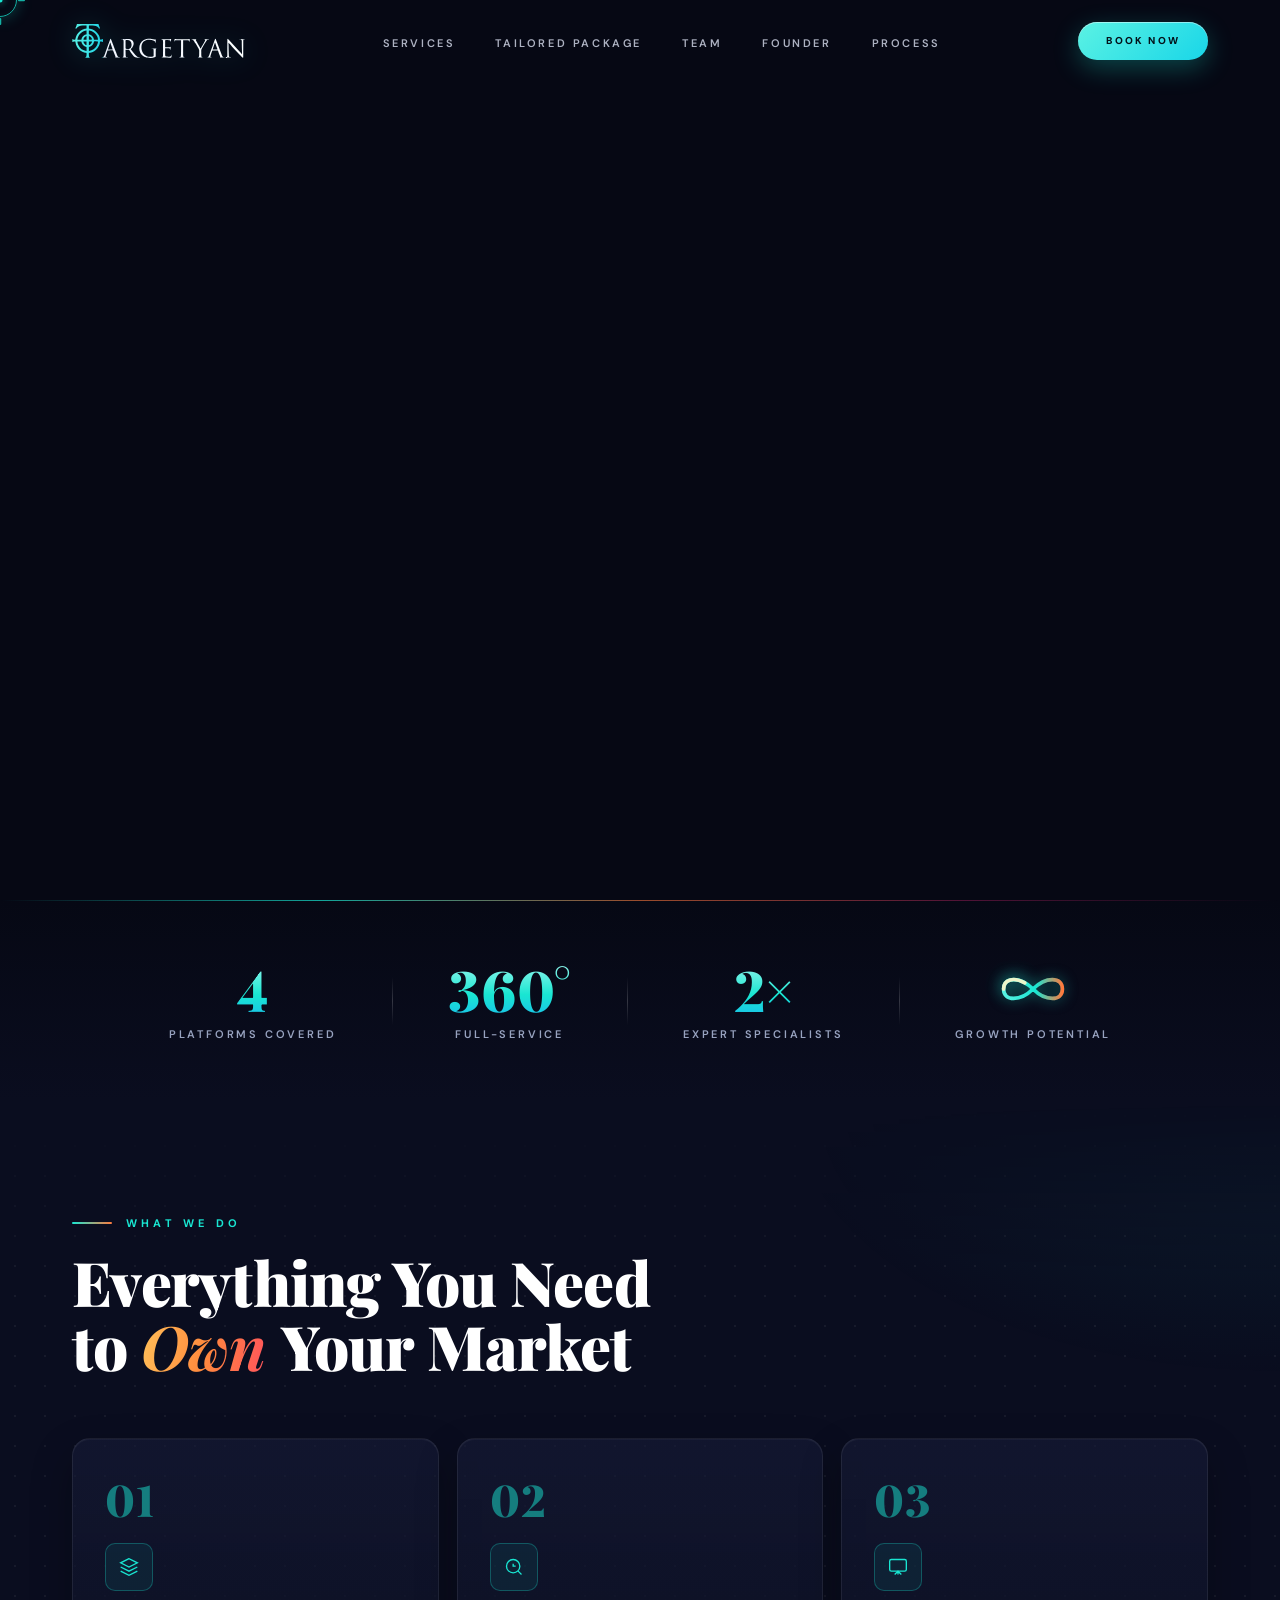
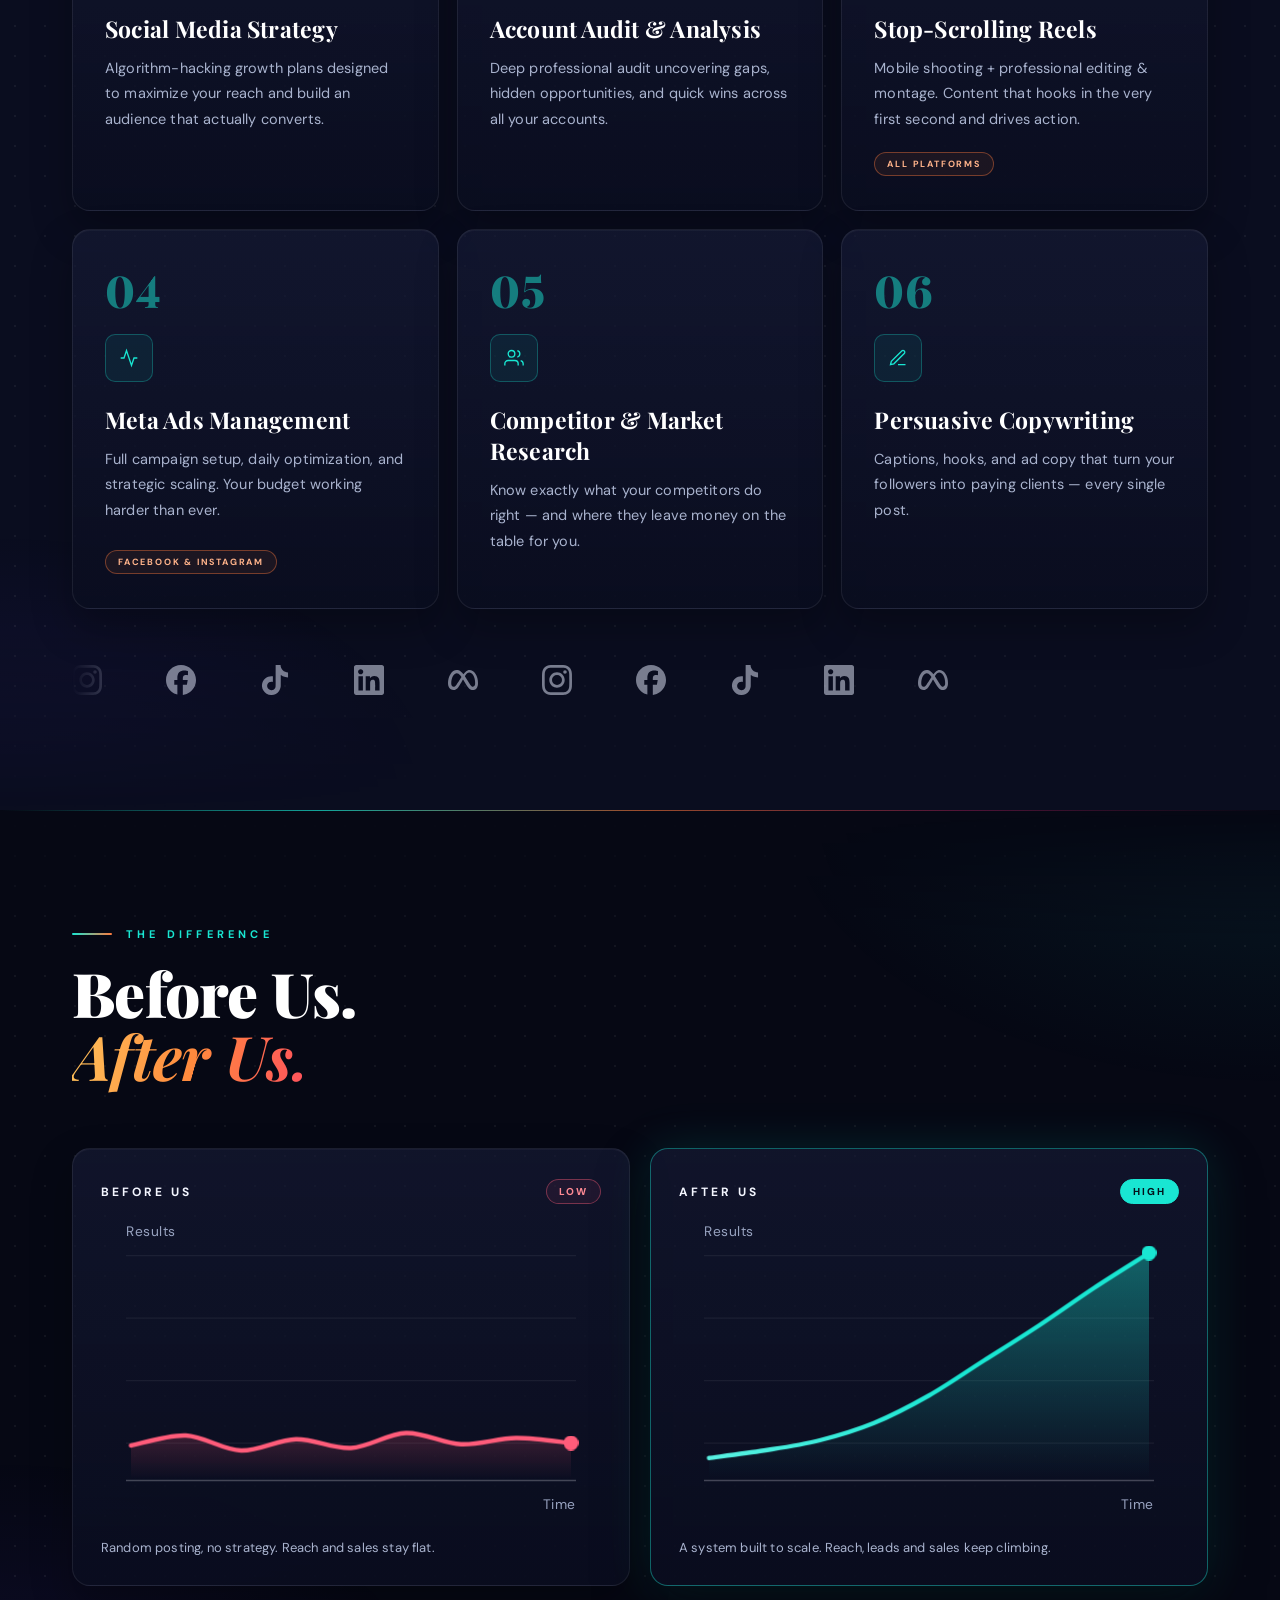
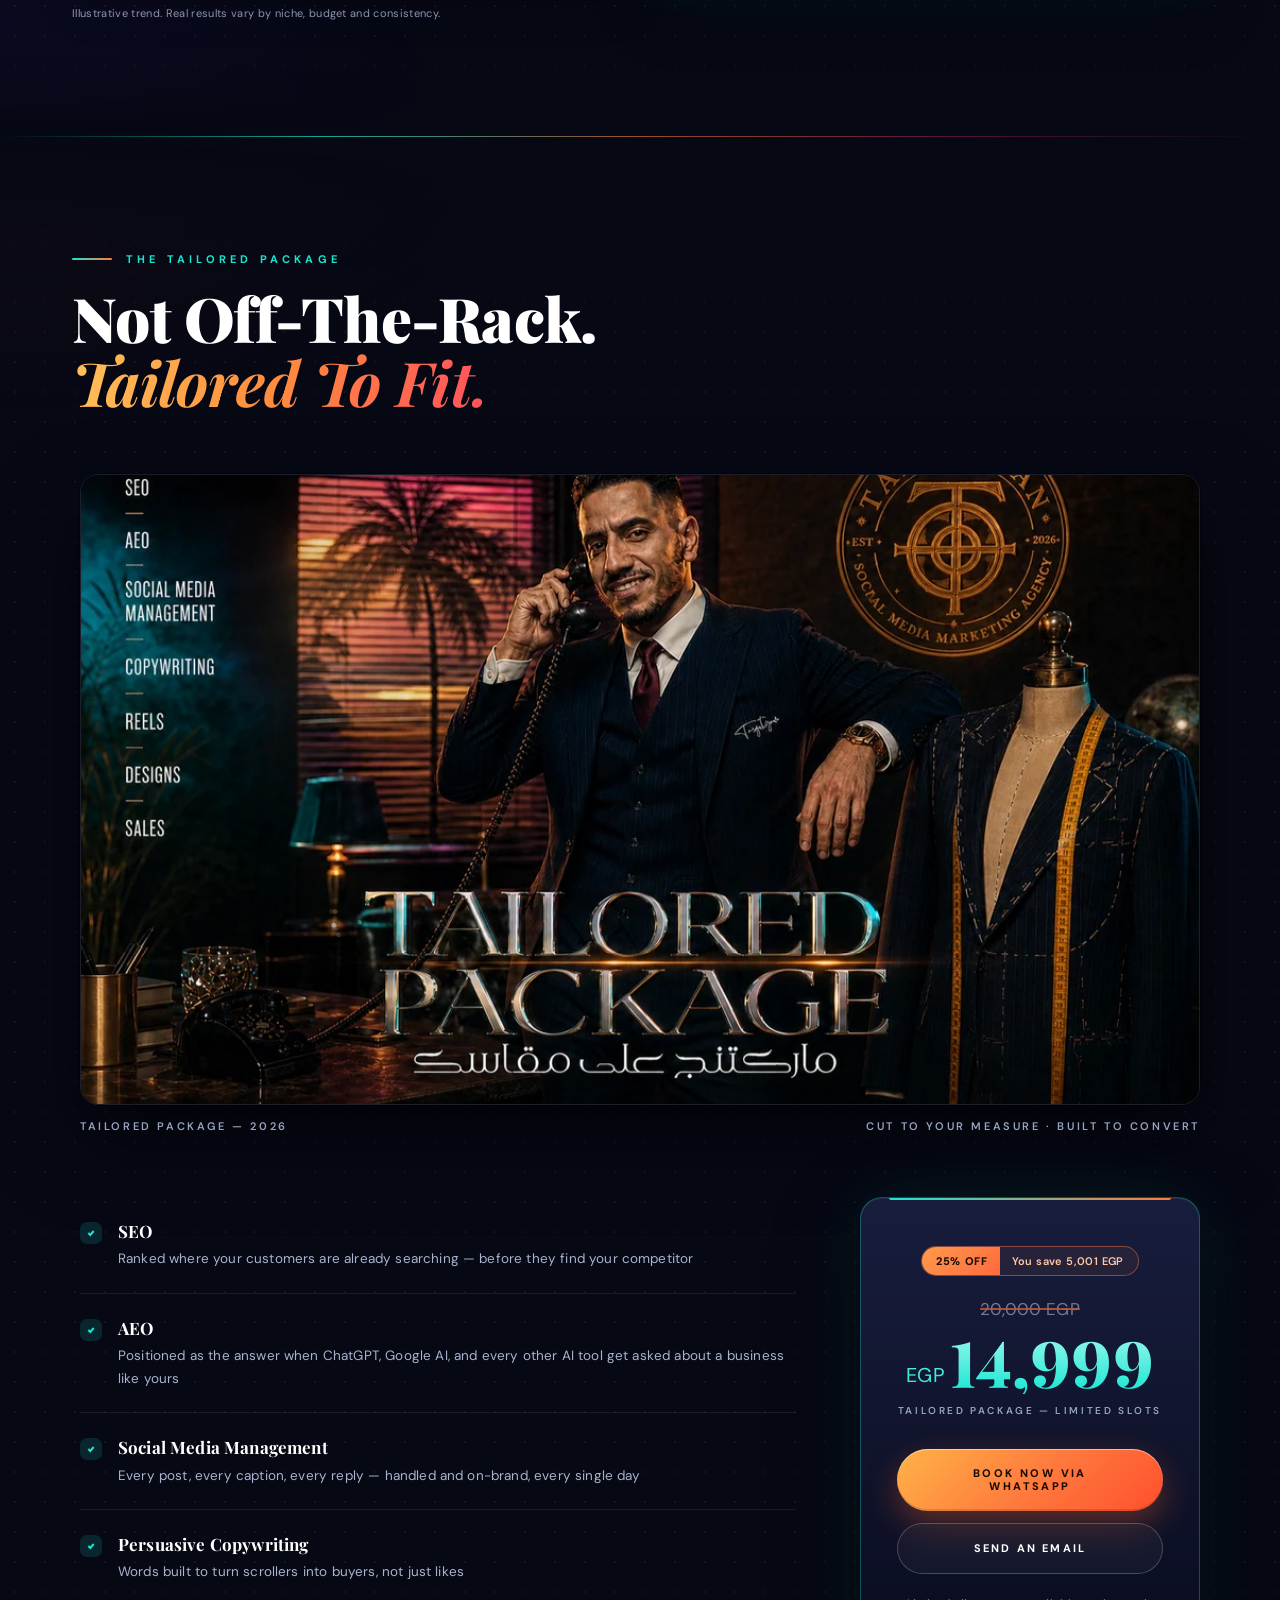
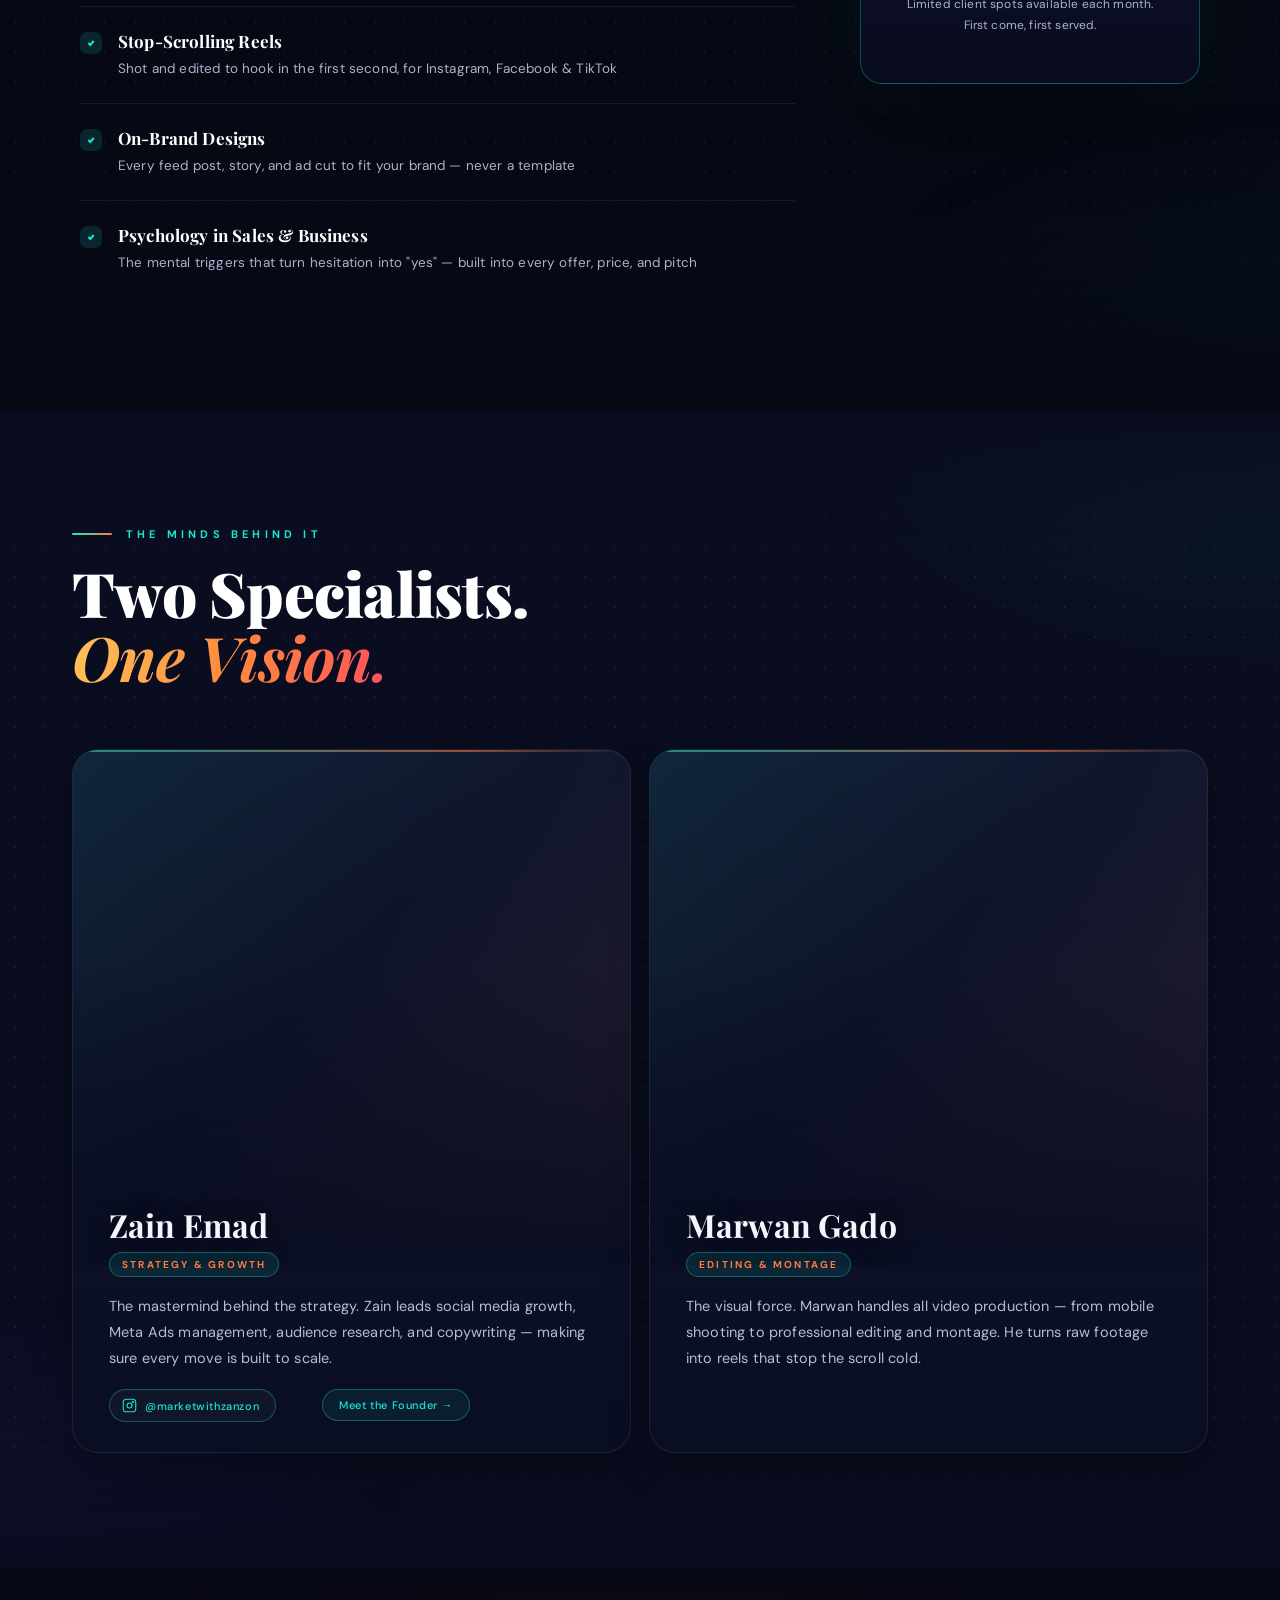
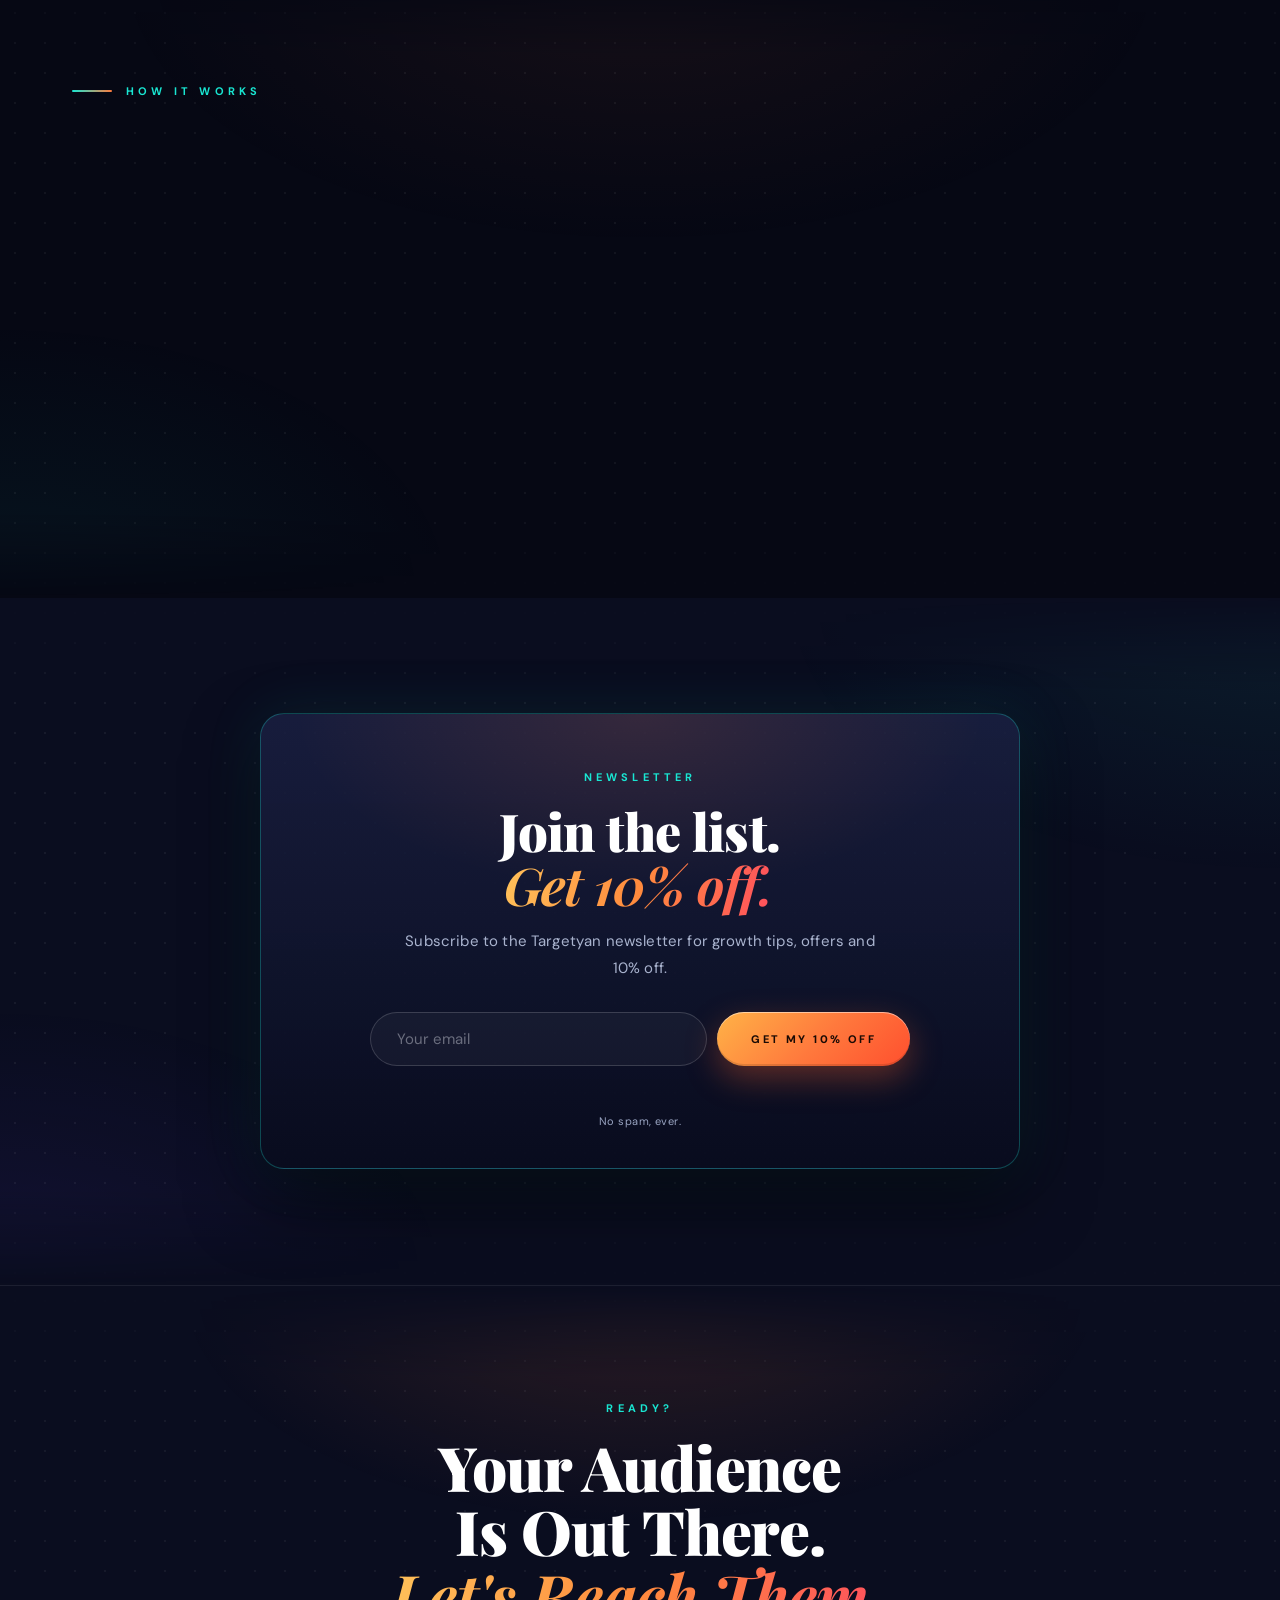
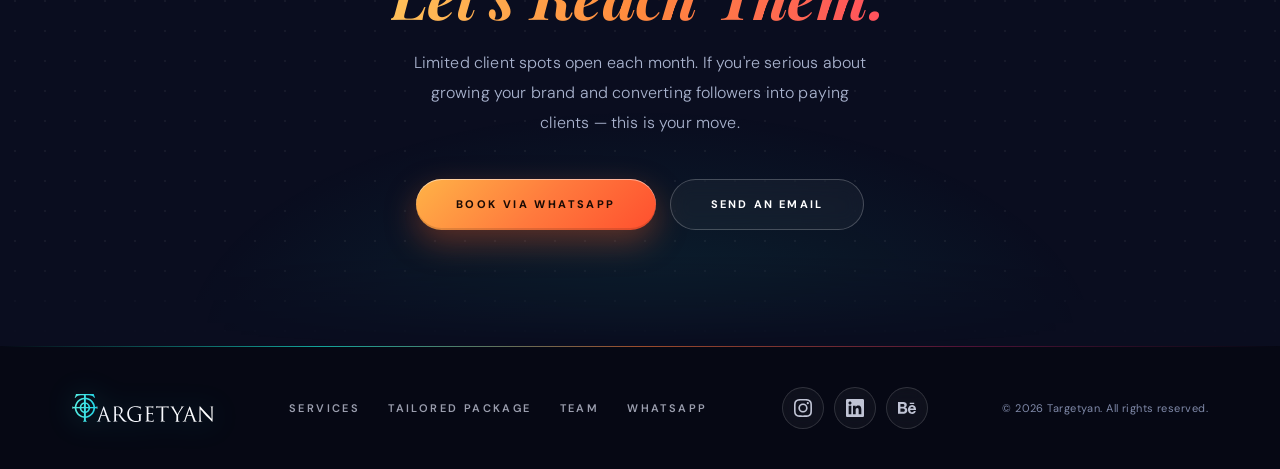
<file: targetyan.html>
<!DOCTYPE html>
<html lang="en" data-desktop>
<head>
<meta charset="UTF-8">
<meta name="viewport" content="width=device-width, initial-scale=1.0">
<title>Targetyan — SMMA</title>
<link rel="icon" href="favicon.ico" sizes="any">
<link rel="icon" type="image/svg+xml" href="favicon.svg">
<link rel="icon" type="image/png" sizes="32x32" href="favicon-32.png">
<link rel="apple-touch-icon" href="apple-touch-icon.png">
<link rel="manifest" href="site.webmanifest">
<meta name="theme-color" content="#060814">
<link rel="preload" as="image" type="image/webp" fetchpriority="high" media="(max-width:768px)" imagesrcset="assets/img/banner-mobile-600.webp 600w, assets/img/banner-mobile-900.webp 900w, assets/img/banner-mobile-1350.webp 1350w" imagesizes="100vw">
<link rel="preload" as="image" type="image/webp" fetchpriority="high" media="(min-width:769px)" imagesrcset="assets/img/banner-1920.webp 1920w, assets/img/banner-2560.webp 2560w, assets/img/banner-3360.webp 3360w, assets/img/banner-4620.webp 4620w" imagesizes="max(100vw, 269vh)">
<link rel="preload" href="assets/fonts/playfair-display-latin-wght-normal.woff2" as="font" type="font/woff2" crossorigin>
<link rel="preload" href="assets/fonts/dm-sans-latin-wght-normal.woff2" as="font" type="font/woff2" crossorigin>
<script>document.documentElement.classList.add("js");setTimeout(function(){if(!window.__tgMotion)document.documentElement.classList.add("no-motion")},3000)</script>
<style>
@font-face{font-family:"Playfair Display";font-style:normal;font-weight:400 900;font-display:swap;src:url(assets/fonts/playfair-display-latin-wght-normal.woff2) format("woff2");unicode-range:U+0000-00FF,U+0131,U+0152-0153,U+02BB-02BC,U+02C6,U+02DA,U+02DC,U+0304,U+0308,U+0329,U+2000-206F,U+20AC,U+2122,U+2191,U+2193,U+2212,U+2215,U+FEFF,U+FFFD;}
@font-face{font-family:"Playfair Display";font-style:italic;font-weight:400 900;font-display:swap;src:url(assets/fonts/playfair-display-latin-wght-italic.woff2) format("woff2");unicode-range:U+0000-00FF,U+0131,U+0152-0153,U+02BB-02BC,U+02C6,U+02DA,U+02DC,U+0304,U+0308,U+0329,U+2000-206F,U+20AC,U+2122,U+2191,U+2193,U+2212,U+2215,U+FEFF,U+FFFD;}
@font-face{font-family:"DM Sans";font-style:normal;font-weight:100 1000;font-display:swap;src:url(assets/fonts/dm-sans-latin-wght-normal.woff2) format("woff2");unicode-range:U+0000-00FF,U+0131,U+0152-0153,U+02BB-02BC,U+02C6,U+02DA,U+02DC,U+0304,U+0308,U+0329,U+2000-206F,U+20AC,U+2122,U+2191,U+2193,U+2212,U+2215,U+FEFF,U+FFFD;}
*,*::before,*::after{margin:0;padding:0;box-sizing:border-box;}
:root{
  --g:#19E6D2;--gl:#5BF2E3;--gd:#1B44C8;
  --c:#F4F6FF;--ink:#E8EDFF;
  --bg:#060814;--bg2:#0A0D1F;--bg3:#10142B;--bg4:#171C38;
  --muted:#8089A8;
  --pink:#FF7A3D;--cyan:#19E6D2;--pur:#6A3DFF;
}
::selection{background:rgba(25,230,210,.28);color:#fff;}
html{scroll-behavior:smooth;}
body{
  font-family:'DM Sans',sans-serif;background:var(--bg);color:var(--c);
  overflow-x:hidden;letter-spacing:.01em;
}
::-webkit-scrollbar{width:8px;}
::-webkit-scrollbar-track{background:var(--bg);}
::-webkit-scrollbar-thumb{background:#2a3050;border-radius:8px;}

#scroll-bar{
  position:fixed;top:0;left:0;height:1.5px;width:100%;transform:scaleX(0);transform-origin:left;z-index:10000;
  background:linear-gradient(90deg,var(--g),var(--cyan),var(--pink),var(--g));
}

nav{
  position:fixed;top:0;width:100%;z-index:999;
  display:flex;align-items:center;justify-content:space-between;
  padding:22px 64px;
  transition:background .4s,border-color .4s,padding .4s,backdrop-filter .4s;
  border-bottom:1px solid transparent;
}
nav.scrolled{
  padding:14px 64px;
  background:rgba(6,8,20,.82);
  backdrop-filter:blur(22px) saturate(1.2);
  border-bottom-color:rgba(25,230,210,.1);
}
.logo{
  font-family:'Playfair Display',serif;font-size:21px;font-weight:900;
  letter-spacing:5px;text-transform:uppercase;text-decoration:none;color:var(--g);
}
.nav-links{display:flex;gap:38px;list-style:none;}
.nav-links a{
  color:var(--muted);text-decoration:none;font-size:10px;letter-spacing:3px;
  text-transform:uppercase;font-weight:500;transition:color .3s;
  position:relative;padding-bottom:4px;
}
.nav-links a::after{
  content:'';position:absolute;left:0;bottom:0;width:100%;height:1px;
  background:linear-gradient(90deg,var(--g),var(--cyan));
  box-shadow:0 0 8px rgba(25,230,210,.6);
  transform:scaleX(0);transform-origin:left;transition:transform .35s ease;
}
.nav-links a:hover{color:var(--g);}
.nav-links a:hover::after{transform:scaleX(1);}
.nav-btn{
  background:linear-gradient(135deg,#8B4CFF,#5A18D4);
  color:#fff;padding:12px 26px;border-radius:100px;
  font-size:10px;letter-spacing:2.4px;text-transform:uppercase;font-weight:600;
  text-decoration:none;display:inline-block;
  box-shadow:0 0 24px rgba(106,61,255,.38);
  transition:transform .3s,box-shadow .3s;
}
.nav-btn:hover{transform:translateY(-2px);box-shadow:0 8px 32px rgba(106,61,255,.5);}

/* HERO */
.hero{
  position:relative;width:100%;height:100vh;min-height:720px;
  display:flex;align-items:center;overflow:hidden;background:#060814;
}
.hero-banner{
  position:absolute;inset:0;width:100%;height:100%;
  object-fit:cover;object-position:right center;display:block;
}
.hero-left{
  position:absolute;inset:0;
  background:linear-gradient(90deg,
    rgba(6,8,20,.9) 0%,
    rgba(6,8,20,.64) 28%,
    rgba(6,8,20,.28) 52%,
    rgba(6,8,20,.06) 72%,
    transparent 88%);
}
.hero-vignette{
  position:absolute;inset:0;pointer-events:none;
  background:radial-gradient(ellipse 80% 70% at 70% 45%, transparent 40%, rgba(6,8,20,.45) 100%);
}
.hero-content{position:relative;z-index:2;padding:108px 72px 88px;max-width:660px;}
.hero-pill{
  display:inline-flex;align-items:center;gap:12px;
  background:rgba(25,230,210,.06);border:1px solid rgba(25,230,210,.28);
  padding:8px 18px 8px 10px;border-radius:100px;margin-bottom:30px;
  font-size:10px;letter-spacing:2.8px;text-transform:uppercase;color:var(--g);font-weight:600;
}
.hero-pill .mark{
  width:22px;height:22px;border:1px solid rgba(25,230,210,.55);border-radius:50%;
  display:flex;align-items:center;justify-content:center;
  box-shadow:0 0 12px rgba(25,230,210,.22);
}
.hero-pill .mark i{width:5px;height:5px;border-radius:50%;background:var(--g);box-shadow:0 0 8px var(--g);}
.hero-pill em{font-style:normal;color:rgba(244,246,255,.4);}
.hero h1{
  font-family:'Playfair Display',serif;
  font-size:clamp(56px,7.4vw,96px);font-weight:900;line-height:.94;
  color:var(--c);margin-bottom:18px;
  text-shadow:0 20px 60px rgba(0,0,0,.35);
}
.hero h1 em{
  font-style:italic;font-weight:700;
  background:linear-gradient(100deg,#9BF7EE,#19E6D2 35%,#6A3DFF 55%,#19E6D2 75%,#9BF7EE);
  background-size:300% 100%;
  -webkit-background-clip:text;-webkit-text-fill-color:transparent;background-clip:text;
  filter:drop-shadow(0 0 28px rgba(25,230,210,.28));
  animation:gradShift 7s ease-in-out infinite;
}
@keyframes gradShift{0%{background-position:0% 50%;}50%{background-position:100% 50%;}100%{background-position:0% 50%;}}
.hero-sub{
  font-family:'Playfair Display',serif;font-size:20px;font-style:italic;font-weight:500;
  color:rgba(244,246,255,.52);margin-bottom:44px;
}
.hero-ctas{display:flex;gap:14px;flex-wrap:wrap;}

.btn-gold{
  background:linear-gradient(180deg,#5BF2E3,#19E6D2 55%,#6A3DFF);
  color:#fff;padding:17px 38px;border-radius:100px;
  font-size:11px;letter-spacing:2.2px;text-transform:uppercase;font-weight:700;
  text-decoration:none;display:inline-block;
  box-shadow:0 8px 28px rgba(0,0,0,.35),0 0 28px rgba(25,230,210,.28);
  transition:transform .3s,box-shadow .3s;
}
.btn-gold:hover{transform:translateY(-2px);box-shadow:0 14px 40px rgba(0,0,0,.4),0 0 40px rgba(25,230,210,.45);}
.btn-outline{
  background:rgba(255,255,255,.03);color:var(--c);
  padding:17px 38px;border:1px solid rgba(244,246,255,.18);border-radius:100px;
  font-size:11px;letter-spacing:2.2px;text-transform:uppercase;font-weight:500;
  text-decoration:none;display:inline-block;backdrop-filter:blur(8px);
  transition:border-color .3s,background .3s;
}
.btn-outline:hover{border-color:rgba(244,246,255,.42);background:rgba(255,255,255,.06);box-shadow:0 0 24px rgba(244,246,255,.08);}

.glow-rule{height:1px;background:linear-gradient(90deg,transparent,rgba(25,230,210,.55),rgba(25,230,210,.25),rgba(255,122,26,.25),transparent);}

/* STATS */
.stats{
  display:flex;justify-content:center;flex-wrap:wrap;
  padding:56px 60px;
  background:linear-gradient(180deg,var(--bg),var(--bg2));
}
.stat{text-align:center;padding:0 56px;position:relative;border-radius:20px;transition:background .3s,box-shadow .3s;}
.stat:hover{background:rgba(25,230,210,.04);box-shadow:0 0 40px rgba(25,230,210,.08);}
.stat+.stat::before{
  content:'';position:absolute;left:0;top:50%;transform:translateY(-50%);
  height:48px;width:1px;
  background:linear-gradient(180deg,transparent,rgba(25,230,210,.28),transparent);
}
.stat-n{
  font-family:'Playfair Display',serif;font-size:56px;font-weight:900;line-height:1;
  background:linear-gradient(180deg,#9BF7EE,#19E6D2);
  -webkit-background-clip:text;-webkit-text-fill-color:transparent;background-clip:text;
}
.stat-l{font-size:10px;letter-spacing:3px;text-transform:uppercase;color:var(--muted);margin-top:10px;}
.stat-inf{display:flex;justify-content:center;height:56px;align-items:center;}
.stat-inf svg{width:86px;height:42px;overflow:visible;}
.inf-track{fill:none;stroke:rgba(25,230,210,.18);stroke-width:3.5;stroke-linecap:round;}
.inf-draw{fill:none;stroke:url(#infGrad);stroke-width:3.5;stroke-linecap:round;stroke-dasharray:180;stroke-dashoffset:180;filter:drop-shadow(0 0 6px rgba(25,230,210,.5));}
.stats.on .inf-draw{animation:infDraw 1.4s cubic-bezier(.16,1,.3,1) forwards, infPulse 2.8s ease-in-out 1.4s infinite;}
.inf-glow{fill:none;stroke:#fff6c8;stroke-width:3.5;stroke-linecap:round;stroke-dasharray:26 154;stroke-dashoffset:180;opacity:0;filter:drop-shadow(0 0 8px var(--g));}
.stats.on .inf-glow{animation:infTravel 2.6s linear 1.5s infinite;opacity:.9;}
@keyframes infDraw{to{stroke-dashoffset:0;}}
@keyframes infPulse{0%,100%{filter:drop-shadow(0 0 6px rgba(25,230,210,.45));}50%{filter:drop-shadow(0 0 14px rgba(255,122,26,.45));}}
@keyframes infTravel{to{stroke-dashoffset:-180;}}

/* SECTIONS */
section{padding:120px 72px;position:relative;}
.sec-tag{
  font-size:10px;letter-spacing:4.5px;text-transform:uppercase;color:var(--g);
  font-weight:600;margin-bottom:18px;display:flex;align-items:center;gap:14px;
}
.sec-tag::before{content:'';width:32px;height:1px;background:linear-gradient(90deg,var(--g),transparent);}
.sec-h{
  font-family:'Playfair Display',serif;
  font-size:clamp(38px,4.8vw,68px);font-weight:900;line-height:1.04;
  margin-bottom:64px;max-width:620px;color:var(--ink);
}
.sec-h em{
  font-style:italic;font-weight:700;
  background:linear-gradient(100deg,#9BF7EE 0%,var(--cyan) 30%,var(--pink) 55%,#9BF7EE 80%,var(--cyan) 100%);
  background-size:300% 100%;
  -webkit-background-clip:text;-webkit-text-fill-color:transparent;background-clip:text;
  animation:gradShift 8s ease-in-out infinite;
}

#services{background:var(--bg2);}
.svc-grid{display:grid;grid-template-columns:repeat(3,1fr);gap:16px;}
.svc-card{
  background:linear-gradient(180deg,rgba(12,20,36,.9),rgba(7,12,22,.95));
  border:1px solid rgba(25,230,210,.1);
  border-radius:24px;
  padding:36px 30px 32px;
  position:relative;
  box-shadow:0 0 0 rgba(25,230,210,0);
  transition:border-color .4s,transform .4s,box-shadow .4s;
}
.svc-card::before{
  content:'';position:absolute;top:0;left:18px;right:18px;height:1px;
  background:linear-gradient(90deg,transparent,rgba(25,230,210,.55),transparent);
}
.svc-card:hover{
  border-color:rgba(25,230,210,.4);
  transform:translateY(-6px);
  box-shadow:0 24px 56px rgba(0,0,0,.45),0 0 42px rgba(25,230,210,.14),inset 0 0 30px rgba(25,230,210,.03);
}
.svc-no{
  font-family:'Playfair Display',serif;font-size:42px;font-weight:900;
  color:rgba(25,230,210,.09);line-height:1;margin-bottom:18px;
}
.svc-ico{
  width:46px;height:46px;margin-bottom:18px;
  display:flex;align-items:center;justify-content:center;
  border:1px solid rgba(25,230,210,.2);border-radius:50%;
  background:rgba(25,230,210,.05);
  box-shadow:0 0 18px rgba(25,230,210,.1);
  transition:box-shadow .4s,border-color .4s;
}
.svc-card:hover .svc-ico{border-color:rgba(25,230,210,.45);box-shadow:0 0 24px rgba(25,230,210,.32);}
.svc-ico svg{width:18px;height:18px;stroke:var(--g);fill:none;stroke-width:1.6;}
.svc-t{font-family:'Playfair Display',serif;font-size:22px;font-weight:700;margin-bottom:12px;letter-spacing:.01em;}
.svc-d{font-size:14px;color:var(--muted);line-height:1.78;font-weight:300;}
.svc-badge{
  display:inline-block;margin-top:16px;
  border:1px solid rgba(106,61,255,.3);color:#FFB38A;
  font-size:9px;letter-spacing:1.8px;text-transform:uppercase;
  padding:5px 12px;border-radius:100px;font-weight:600;
}
.plats-wrap{margin-top:44px;overflow:hidden;-webkit-mask-image:linear-gradient(90deg,transparent,#000 8%,#000 92%,transparent);mask-image:linear-gradient(90deg,transparent,#000 8%,#000 92%,transparent);}
.plats-track{display:flex;gap:10px;width:max-content;animation:platsScroll 16s linear infinite;}
.plats-wrap:hover .plats-track{animation-play-state:paused;}
@keyframes platsScroll{from{transform:translateX(0);}to{transform:translateX(-50%);}}
.plat{
  padding:10px 20px;border:1px solid rgba(25,230,210,.16);border-radius:100px;
  font-size:10px;letter-spacing:2.4px;text-transform:uppercase;color:var(--ink);
  transition:border-color .3s,box-shadow .3s,background .3s;
  white-space:nowrap;
}
.plat:hover{border-color:rgba(25,230,210,.4);box-shadow:0 0 18px rgba(25,230,210,.18);background:rgba(25,230,210,.05);}

/* PACKAGE as a framed work */
#package{background:var(--bg);}
.pkg-bleed{width:100%;margin:0 0 64px;}
.pkg-visual{
  width:100%;max-width:1120px;margin:0 auto;
  padding:10px;
  background:linear-gradient(160deg,rgba(25,230,210,.28),rgba(25,230,210,.08) 40%,rgba(255,122,26,.1) 80%,rgba(25,230,210,.2));
  border-radius:26px;
  box-shadow:0 40px 90px rgba(0,0,0,.55),0 0 60px rgba(25,230,210,.1);
}
.pkg-visual img{
  width:100%;height:auto;display:block;
  aspect-ratio:1672/941;object-fit:cover;
  border:1px solid rgba(6,8,20,.6);
  border-radius:18px;
}
.pkg-caption{
  max-width:1120px;margin:14px auto 0;
  display:flex;justify-content:space-between;align-items:baseline;
  font-size:10px;letter-spacing:2.6px;text-transform:uppercase;color:var(--muted);
}
.pkg-layout{max-width:1120px;margin:0 auto;display:grid;grid-template-columns:1fr 340px;gap:64px;align-items:start;}
.feat-row{display:flex;align-items:flex-start;gap:16px;padding:20px 0;border-bottom:1px solid rgba(255,255,255,.04);}
.feat-row:last-child{border:none;}
.feat-chk{
  width:20px;height:20px;flex-shrink:0;margin-top:3px;
  border:1px solid rgba(25,230,210,.35);border-radius:50%;
  display:flex;align-items:center;justify-content:center;
  box-shadow:0 0 10px rgba(25,230,210,.14);
}
.feat-chk svg{width:8px;height:8px;stroke:var(--g);stroke-width:3;fill:none;}
.feat-main{font-size:16px;line-height:1.45;font-family:'Playfair Display',serif;font-weight:700;}
.feat-sub{color:var(--muted);font-size:13px;display:block;margin-top:5px;font-family:'DM Sans',sans-serif;font-weight:300;line-height:1.65;}
.price-box{
  position:sticky;top:104px;
  background:linear-gradient(180deg,#141A36,#0A0E22);
  border:1px solid rgba(25,230,210,.22);
  border-radius:28px;
  padding:48px 36px;text-align:center;
  box-shadow:0 30px 70px rgba(0,0,0,.5),0 0 60px rgba(25,230,210,.1),inset 0 1px 0 rgba(255,255,255,.04);
  transition:box-shadow .4s,border-color .4s;
}
.price-box::after{content:"";position:absolute;inset:0;border-radius:inherit;pointer-events:none;box-shadow:0 0 78px rgba(25,230,210,.3);opacity:0;animation:priceGlow 4s ease-in-out infinite;}
@keyframes priceGlow{0%,100%{opacity:0;}50%{opacity:1;}}
.price-box:hover{border-color:rgba(25,230,210,.36);animation-play-state:paused;box-shadow:0 30px 70px rgba(0,0,0,.5),0 0 80px rgba(25,230,210,.2);}
.save-pill{
  display:inline-block;border:1px solid rgba(220,80,80,.3);color:#FF9A9A;
  font-size:10px;letter-spacing:2.4px;text-transform:uppercase;
  padding:6px 16px;border-radius:100px;margin-bottom:22px;
}
.p-was{font-size:15px;color:var(--muted);text-decoration:line-through;margin-bottom:8px;}
.p-now{
  font-family:'Playfair Display',serif;line-height:1;margin-bottom:10px;
  background:linear-gradient(180deg,#9BF7EE,#19E6D2);
  -webkit-background-clip:text;-webkit-text-fill-color:transparent;background-clip:text;
}
.p-big{font-size:64px;font-weight:900;}
.p-cur{font-size:20px;font-weight:400;font-family:'DM Sans',sans-serif;vertical-align:super;}
.p-lbl{font-size:10px;letter-spacing:2.6px;text-transform:uppercase;color:var(--muted);margin-bottom:32px;}
.price-box .btn-gold{width:100%;display:block;margin-bottom:12px;text-align:center;}
.price-box .btn-outline{width:100%;display:block;text-align:center;font-size:11px;}
.p-note{font-size:12px;color:var(--muted);margin-top:20px;line-height:1.7;font-weight:300;}

#team{background:var(--bg2);}
.team-grid{display:grid;grid-template-columns:1fr 1fr;gap:18px;max-width:860px;}
.team-card{
  background:linear-gradient(180deg,rgba(12,20,36,.9),rgba(7,12,22,.95));
  border:1px solid rgba(25,230,210,.1);
  border-radius:24px;
  padding:44px 36px;transition:border-color .35s,transform .35s,box-shadow .35s;
}
.team-card:hover{border-color:rgba(25,230,210,.32);transform:translateY(-4px);box-shadow:0 24px 56px rgba(0,0,0,.4),0 0 44px rgba(25,230,210,.14);}
.t-avatar{
  width:68px;height:68px;margin-bottom:22px;
  border:1px solid rgba(25,230,210,.3);border-radius:50%;
  display:flex;align-items:center;justify-content:center;
  font-family:'Playfair Display',serif;font-size:22px;font-weight:900;color:var(--g);
  box-shadow:0 0 22px rgba(25,230,210,.16);
  transition:box-shadow .35s;
}
.team-card:hover .t-avatar{box-shadow:0 0 30px rgba(25,230,210,.32);}
.t-name{font-family:'Playfair Display',serif;font-size:28px;font-weight:700;margin-bottom:8px;}
.t-role{font-size:10px;letter-spacing:3px;text-transform:uppercase;color:var(--g);font-weight:600;margin-bottom:16px;}
.t-bio{font-size:14px;color:var(--muted);line-height:1.8;font-weight:300;}
.t-ig{
  display:inline-flex;align-items:center;gap:8px;margin-top:18px;
  border:1px solid rgba(25,230,210,.24);border-radius:100px;
  padding:8px 16px 8px 12px;
  font-size:11px;letter-spacing:.6px;color:var(--g);text-decoration:none;font-weight:500;
  box-shadow:0 0 14px rgba(25,230,210,.1);
  transition:border-color .3s,box-shadow .3s,background .3s,transform .3s;
}
.t-ig svg{width:15px;height:15px;stroke:var(--g);fill:none;stroke-width:1.7;}
.t-ig:hover{border-color:rgba(25,230,210,.5);background:rgba(25,230,210,.06);box-shadow:0 0 22px rgba(25,230,210,.28);transform:translateY(-1px);}

#process{background:var(--bg);}
.proc-grid{display:grid;grid-template-columns:repeat(4,1fr);gap:14px;}
.proc-card{
  background:rgba(10,17,30,.9);border:1px solid rgba(255,255,255,.04);
  border-radius:20px;
  padding:36px 22px 32px;text-align:center;transition:border-color .35s,transform .35s,box-shadow .35s;
}
.proc-card:hover{border-color:rgba(25,230,210,.28);transform:translateY(-4px);box-shadow:0 20px 46px rgba(0,0,0,.4),0 0 36px rgba(25,230,210,.12);}
.proc-n{
  font-family:'Playfair Display',serif;font-size:48px;font-weight:900;
  background:linear-gradient(180deg,#9BF7EE,#19E6D2);
  -webkit-background-clip:text;-webkit-text-fill-color:transparent;background-clip:text;
  opacity:.28;line-height:1;margin-bottom:16px;
}
.proc-t{font-size:15px;font-weight:600;margin-bottom:10px;letter-spacing:.04em;}
.proc-d{font-size:13px;color:var(--muted);line-height:1.7;font-weight:300;}
.proc-call{border-color:rgba(25,230,210,.16);}
.phone-wrap{position:relative;width:58px;height:58px;margin:0 auto 14px;display:flex;align-items:center;justify-content:center;}
.phone-wrap .ring{position:absolute;inset:0;border-radius:50%;border:1px solid var(--g);opacity:0;transform:scale(.55);}
.proc-call.on .ring.r1{animation:ringOut 1.9s ease-out infinite;}
.proc-call.on .ring.r2{animation:ringOut 1.9s ease-out .4s infinite;border-color:var(--cyan);}
.proc-call.on .ring.r3{animation:ringOut 1.9s ease-out .8s infinite;border-color:var(--pink);}
.phone-ico{width:24px;height:24px;stroke:var(--g);fill:none;stroke-width:1.6;stroke-linecap:round;stroke-linejoin:round;position:relative;z-index:1;filter:drop-shadow(0 0 8px rgba(25,230,210,.5));}
.proc-call.on .phone-ico{animation:phoneShake 1.9s ease-in-out infinite;}
@keyframes ringOut{0%{opacity:.65;transform:scale(.55);}100%{opacity:0;transform:scale(1.55);}}
@keyframes phoneShake{0%,55%,100%{transform:rotate(0);}8%{transform:rotate(14deg);}16%{transform:rotate(-12deg);}24%{transform:rotate(10deg);}32%{transform:rotate(-8deg);}40%{transform:rotate(5deg);}48%{transform:rotate(0);}}

#cta{
  text-align:center;
  background:
    radial-gradient(ellipse 70% 60% at 50% 0%, rgba(25,230,210,.08), transparent 55%),
    var(--bg2);
  border-top:1px solid rgba(25,230,210,.08);
}
#cta .sec-tag{justify-content:center;}
#cta .sec-tag::before{display:none;}
#cta .sec-h{margin:0 auto 22px;text-align:center;max-width:640px;}
#cta p{font-size:16px;color:var(--muted);line-height:1.85;max-width:460px;margin:0 auto 42px;font-weight:300;}
.cta-row{display:flex;gap:14px;justify-content:center;flex-wrap:wrap;}

footer{
  background:var(--bg);border-top:1px solid rgba(25,230,210,.08);
  padding:36px 72px;display:flex;justify-content:space-between;align-items:center;
}
.f-logo{font-family:'Playfair Display',serif;font-size:16px;font-weight:900;letter-spacing:5px;text-transform:uppercase;color:var(--g);}
.f-links{display:flex;gap:28px;}
.f-links a{font-size:10px;letter-spacing:2.4px;text-transform:uppercase;color:var(--muted);text-decoration:none;}
.f-links a:hover{color:var(--g);}
.f-copy{font-size:11px;color:var(--muted);letter-spacing:.04em;}


@media(max-width:1100px){
  .svc-grid{grid-template-columns:repeat(2,1fr);}
  .pkg-layout{grid-template-columns:1fr;}
  .price-box{position:relative;}
}
@media(max-width:768px){
  nav,nav.scrolled{padding:14px 20px;}
  .nav-links{display:none;}
  .hero{min-height:600px;height:100svh;}
  .hero-banner{object-position:68% center;}
  .hero-left{background:linear-gradient(180deg,rgba(6,8,20,.3) 0%,rgba(6,8,20,.72) 48%,rgba(6,8,20,.96) 100%);}
  .hero-content{padding:110px 24px 56px;text-align:center;display:flex;flex-direction:column;align-items:center;}
  .hero h1{font-size:clamp(44px,13vw,62px);}
  .hero-ctas{flex-direction:column;width:100%;align-items:center;}
  .btn-gold,.btn-outline{width:100%;max-width:300px;text-align:center;}
  .stats{padding:28px 12px;}
  .stat{padding:16px 10px;width:50%;}
  .stat+.stat::before{display:none;}
  .stat-n{font-size:38px;}
  section{padding:72px 22px;}
  .svc-grid,.proc-grid,.team-grid{grid-template-columns:1fr;}
  .pkg-caption{display:none;}
  footer{flex-direction:column;gap:12px;text-align:center;padding:28px 20px;}
  .f-links{display:none;}
}
@media(pointer:fine){
  html.has-cursor,html.has-cursor *{cursor:none !important;}
  .cursor-dot{
    position:fixed;top:0;left:0;width:5px;height:5px;border-radius:50%;
    background:var(--g);pointer-events:none;z-index:9999;
    transform:translate(-50%,-50%);
    box-shadow:0 0 8px rgba(25,230,210,.9);
    transition:opacity .15s,background .15s,width .15s,height .15s;
  }
  .cursor-ring{
    position:fixed;top:0;left:0;width:34px;height:34px;border-radius:50%;
    border:1px solid rgba(25,230,210,.75);pointer-events:none;z-index:9998;
    transform:translate(-50%,-50%);
    box-shadow:0 0 16px rgba(25,230,210,.28),inset 0 0 10px rgba(25,230,210,.06);
    transition:width .15s,height .15s,border-color .15s,box-shadow .15s,opacity .2s;
  }
  .cursor-ring i{
    position:absolute;background:rgba(25,230,210,.75);border-radius:1px;
    transition:opacity .25s,background .3s;
  }
  .cursor-ring i:nth-child(1){top:-9px;left:50%;width:1.5px;height:7px;transform:translateX(-50%);}
  .cursor-ring i:nth-child(2){bottom:-9px;left:50%;width:1.5px;height:7px;transform:translateX(-50%);}
  .cursor-ring i:nth-child(3){left:-9px;top:50%;height:1.5px;width:7px;transform:translateY(-50%);}
  .cursor-ring i:nth-child(4){right:-9px;top:50%;height:1.5px;width:7px;transform:translateY(-50%);}
  .cursor-ring.hov{
    width:56px;height:56px;border-color:rgba(25,230,210,.7);
    box-shadow:0 0 26px rgba(25,230,210,.32),inset 0 0 14px rgba(25,230,210,.08);
  }
  .cursor-ring.hov i{opacity:0;}
  .cursor-dot.hov{background:var(--cyan);box-shadow:0 0 10px rgba(25,230,210,.9);width:4px;height:4px;}
  .cursor-ring.down{width:26px;height:26px;}
}

/* ===== motion layer (animations run from assets/motion-site.js) ===== */
.js .fi:not(.on){opacity:0}
.js .hero-content>*:not(.on){opacity:0}
.no-motion .fi,.no-motion .hero-content>*{opacity:1!important;transform:none!important}
.sec-h em{animation-play-state:paused}
.sec-h.on em{animation-play-state:running}
.sr-only{position:absolute;width:1px;height:1px;overflow:hidden;clip:rect(0 0 0 0);white-space:nowrap}
.p-big{font-variant-numeric:tabular-nums}
.pkg-visual picture{display:block}

/* ===== before / after charts ===== */
#results{background:radial-gradient(ellipse 60% 50% at 50% 0%,rgba(25,230,210,.07),transparent 60%),var(--bg);}
.charts-grid{display:grid;grid-template-columns:1fr 1fr;gap:18px;max-width:1000px;}
.chart-card{margin:0;background:linear-gradient(180deg,rgba(12,20,36,.9),rgba(7,12,22,.95));border:1px solid rgba(25,230,210,.1);border-radius:24px;padding:26px 24px 22px;}
.chart-card.is-after{border-color:rgba(25,230,210,.34);box-shadow:0 24px 56px rgba(0,0,0,.4),0 0 44px rgba(25,230,210,.12);}
.chart-head{display:flex;justify-content:space-between;align-items:center;margin-bottom:14px;gap:12px;}
.chart-label{font-size:12px;letter-spacing:3px;text-transform:uppercase;font-weight:700;color:var(--c);}
.chart-badge{font-size:10px;letter-spacing:2px;text-transform:uppercase;padding:5px 12px;border-radius:100px;font-weight:700;border:1px solid;white-space:nowrap;}
.is-before .chart-badge{color:#FF9A9A;border-color:rgba(220,80,80,.32);}
.is-after .chart-badge{color:var(--g);border-color:rgba(25,230,210,.45);background:rgba(25,230,210,.08);}
.chart-svg{width:100%;height:auto;display:block;overflow:visible;}
.chart-svg .gl{stroke:rgba(244,246,255,.07);stroke-width:1;}
.chart-svg .ax{stroke:rgba(244,246,255,.24);stroke-width:1.2;}
.chart-svg .ct{fill:var(--muted);font-size:11px;letter-spacing:.04em;}
.chart-svg .cl{fill:none;stroke-width:3.5;stroke-linecap:round;stroke-linejoin:round;}
.chart-svg .cd,.chart-svg .cr{transform-box:fill-box;transform-origin:center;}
.js .chart-svg .cl{stroke-dasharray:1;stroke-dashoffset:1;}
.js .chart-svg .ca,.js .chart-svg .cd,.js .chart-svg .cr{opacity:0;}
.js .feat-chk polyline{stroke-dasharray:1;stroke-dashoffset:1;}
.js .feat-row.on .feat-chk polyline{stroke-dashoffset:0;}
.no-motion .feat-chk polyline{stroke-dashoffset:0;}
.no-motion .chart-svg .cl{stroke-dashoffset:0;}
.no-motion .chart-svg .ca,.no-motion .chart-svg .cd{opacity:1;}
.chart-note{font-size:13px;color:var(--muted);line-height:1.7;margin-top:14px;}
.chart-disclaimer{margin-top:20px;font-size:11px;color:var(--muted);letter-spacing:.03em;}

/* ===== newsletter ===== */
#newsletter{background:var(--bg2);text-align:center;}
.nl-card{position:relative;max-width:760px;margin:0 auto;padding:56px 44px 40px;border-radius:28px;border:1px solid rgba(25,230,210,.24);background:linear-gradient(180deg,#141A36,#0A0E22);overflow:hidden;box-shadow:0 30px 70px rgba(0,0,0,.5),0 0 60px rgba(25,230,210,.1);}
.nl-card::before{content:"";position:absolute;inset:0;pointer-events:none;background:radial-gradient(ellipse 70% 60% at 50% 0%,rgba(25,230,210,.12),transparent 65%);}
.nl-card>*{position:relative;}
#newsletter .sec-tag{justify-content:center;}
#newsletter .sec-tag::before{display:none;}
#newsletter .sec-h{margin:0 auto 16px;max-width:none;text-align:center;font-size:clamp(30px,4.4vw,52px);}
.nl-sub{font-size:15px;color:var(--muted);line-height:1.8;max-width:480px;margin:0 auto;}
.nl-form{display:flex;gap:10px;max-width:540px;margin:30px auto 0;}
.nl-form input[type=email]{flex:1;min-width:0;background:rgba(255,255,255,.04);border:1px solid rgba(244,246,255,.2);border-radius:100px;padding:16px 24px;color:var(--c);font-family:inherit;font-size:15px;outline:none;transition:border-color .3s,box-shadow .3s;}
.nl-form input[type=email]::placeholder{color:rgba(244,246,255,.38);}
.nl-form input[type=email]:focus{border-color:rgba(25,230,210,.65);box-shadow:0 0 0 3px rgba(25,230,210,.16);}
.nl-form .btn-gold{border:0;cursor:pointer;font-family:inherit;white-space:nowrap;display:inline-block;width:auto;margin:0;}
.nl-form .btn-gold:disabled{opacity:.6;cursor:progress;}
.nl-form[hidden]{display:none;}
.hp{position:absolute;left:-9999px;width:1px;height:1px;opacity:0;pointer-events:none;}
.nl-msg{min-height:24px;margin-top:18px;font-size:14px;line-height:1.6;}
.nl-msg.ok{color:#8FE3B0;font-size:16px;font-weight:600;}
.nl-msg.err{color:#FF9A9A;}
.nl-fine{margin-top:6px;font-size:11px;color:var(--muted);letter-spacing:.04em;}

@media(max-width:768px){.charts-grid{grid-template-columns:1fr;}}
@media(max-width:600px){.nl-card{padding:40px 22px 30px;}.nl-form{flex-direction:column;}.nl-form .btn-gold{width:100%;}}
@media(prefers-reduced-motion:reduce){
  html{scroll-behavior:auto;}
  *,*::before,*::after{animation:none!important;transition:none!important;}
  .js .fi,.js .hero-content>*{opacity:1!important;}
  .js .chart-svg .cl,.js .feat-chk polyline{stroke-dashoffset:0;}
  .js .chart-svg .ca,.js .chart-svg .cd{opacity:1;}
  .inf-draw{stroke-dashoffset:0!important;}
}
/* ===== polish ===== */
:root{--muted:#98A3C0;}
.sec-h em{background-image:linear-gradient(100deg,#9BF7EE,#19E6D2 45%,#5BF2E3 70%,#19E6D2);background-size:250% 100%;}
.svc-card{display:flex;flex-direction:column;padding:36px 30px 30px;background:linear-gradient(180deg,rgba(15,24,42,.95),rgba(8,13,24,.98));}
.svc-card .svc-d{color:#A5AFCB;margin-bottom:20px;}
.svc-card .svc-badge{margin-top:auto;align-self:flex-start;}
.svc-no{color:rgba(25,230,210,.24);transition:color .4s;}
.svc-card:hover .svc-no{color:rgba(25,230,210,.5);}
.team-grid{max-width:none;}
.t-bio,.proc-d{color:#A5AFCB;}
.proc-card{position:relative;background:linear-gradient(180deg,rgba(13,22,38,.95),rgba(8,13,24,.98));border-color:rgba(25,230,210,.1);}
.proc-card::before{content:'';position:absolute;top:0;left:18px;right:18px;height:1px;background:linear-gradient(90deg,transparent,rgba(25,230,210,.5),transparent);}
.proc-n{opacity:.5;}
.phone-wrap{position:absolute;top:16px;right:16px;width:46px;height:46px;margin:0;}
.hero-sub{color:rgba(244,246,255,.7);}
.t-more{display:inline-flex;align-items:center;gap:8px;margin:18px 0 0 10px;border:1px solid rgba(25,230,210,.24);border-radius:100px;padding:8px 16px;font-size:11px;letter-spacing:.6px;color:var(--g);text-decoration:none;font-weight:500;transition:background .3s,border-color .3s;}.t-more:hover{background:rgba(25,230,210,.08);border-color:rgba(25,230,210,.5);}
</style>
<link rel="stylesheet" href="assets/polish.css">
</head>
<body>

<div id="scroll-bar"></div>

<nav>
  <a href="#home" class="logo"><img class="logo-img" src="assets/logo-sky.svg" alt="Targetyan"></a>
  <ul class="nav-links">
    <li><a href="#services">Services</a></li>
    <li><a href="#package">Tailored Package</a></li>
    <li><a href="#team">Team</a></li>
    <li><a href="founder.html">Founder</a></li>
    <li><a href="#process">Process</a></li>
  </ul>
  <a href="https://wa.me/201208475556" target="_blank" class="nav-btn">Book Now</a>
</nav>

<div class="hero" id="home">
  <picture><source media="(max-width:768px)" type="image/webp" srcset="assets/img/banner-mobile-600.webp 600w, assets/img/banner-mobile-900.webp 900w, assets/img/banner-mobile-1350.webp 1350w" sizes="100vw"><source type="image/webp" srcset="assets/img/banner-1920.webp 1920w, assets/img/banner-2560.webp 2560w, assets/img/banner-3360.webp 3360w, assets/img/banner-4620.webp 4620w" sizes="max(100vw, 269vh)"><img class="hero-banner" src="banner.jpg" alt="" width="3360" height="1248" fetchpriority="high" decoding="async"></picture>
  <div class="hero-left"></div>
  <div class="hero-vignette"></div>
  <div class="hero-content">
    <h1>Dominate.<br><em>Convert.</em><br>Scale.</h1>
    <p class="hero-sub">Stick in Your Target Audience's Mind</p>
    <div class="hero-ctas">
      <a href="https://wa.me/201208475556" target="_blank" class="btn-gold">Book via WhatsApp</a>
      <a href="#package" class="btn-outline">See Tailored Package</a>
    </div>
  </div>
</div>

<div class="glow-rule"></div>

<div class="stats fi">
  <div class="stat"><div class="stat-n" data-count="4" data-suffix="">0</div><div class="stat-l">Platforms Covered</div></div>
  <div class="stat"><div class="stat-n" data-count="360" data-suffix="°">0°</div><div class="stat-l">Full-Service</div></div>
  <div class="stat"><div class="stat-n" data-count="2" data-suffix="×">0×</div><div class="stat-l">Expert Specialists</div></div>
  <div class="stat">
    <div class="stat-n stat-inf" aria-label="Infinity">
      <svg viewBox="0 0 80 40">
        <defs>
          <linearGradient id="infGrad" x1="0%" y1="0%" x2="100%" y2="0%">
            <stop offset="0%" stop-color="#5BF2E3"/>
            <stop offset="55%" stop-color="#19E6D2"/>
            <stop offset="100%" stop-color="#FF7A3D"/>
          </linearGradient>
        </defs>
        <path class="inf-track" d="M12 20 C12 8 28 8 40 20 C52 32 68 32 68 20 C68 8 52 8 40 20 C28 32 12 32 12 20 Z"/>
        <path class="inf-draw" d="M12 20 C12 8 28 8 40 20 C52 32 68 32 68 20 C68 8 52 8 40 20 C28 32 12 32 12 20 Z"/>
        <path class="inf-glow" d="M12 20 C12 8 28 8 40 20 C52 32 68 32 68 20 C68 8 52 8 40 20 C28 32 12 32 12 20 Z"/>
      </svg>
    </div>
    <div class="stat-l">Growth Potential</div>
  </div>
</div>

<section id="services">
  <div class="sec-tag">What We Do</div>
  <h2 class="sec-h fi">Everything You Need to <em>Own</em> Your Market</h2>
  <div class="svc-grid">
    <div class="svc-card fi">
      <div class="svc-no">01</div>
      <div class="svc-ico"><svg viewBox="0 0 24 24"><path d="M12 2L2 7l10 5 10-5-10-5zM2 17l10 5 10-5M2 12l10 5 10-5"/></svg></div>
      <div class="svc-t">Social Media Strategy</div>
      <div class="svc-d">Algorithm-hacking growth plans designed to maximize your reach and build an audience that actually converts.</div>
    </div>
    <div class="svc-card fi">
      <div class="svc-no">02</div>
      <div class="svc-ico"><svg viewBox="0 0 24 24"><circle cx="11" cy="11" r="8"/><path d="m21 21-4.35-4.35M11 8v3h3"/></svg></div>
      <div class="svc-t">Account Audit & Analysis</div>
      <div class="svc-d">Deep professional audit uncovering gaps, hidden opportunities, and quick wins across all your accounts.</div>
    </div>
    <div class="svc-card fi">
      <div class="svc-no">03</div>
      <div class="svc-ico"><svg viewBox="0 0 24 24"><rect x="2" y="3" width="20" height="14" rx="2"/><path d="m8 21 4-4 4 4M12 17v4"/></svg></div>
      <div class="svc-t">Stop-Scrolling Reels</div>
      <div class="svc-d">Mobile shooting + professional editing & montage. Content that hooks in the very first second and drives action.</div>
      <span class="svc-badge">All Platforms</span>
    </div>
    <div class="svc-card fi">
      <div class="svc-no">04</div>
      <div class="svc-ico"><svg viewBox="0 0 24 24"><path d="M22 12h-4l-3 9L9 3l-3 9H2"/></svg></div>
      <div class="svc-t">Meta Ads Management</div>
      <div class="svc-d">Full campaign setup, daily optimization, and strategic scaling. Your budget working harder than ever.</div>
      <span class="svc-badge">Facebook & Instagram</span>
    </div>
    <div class="svc-card fi">
      <div class="svc-no">05</div>
      <div class="svc-ico"><svg viewBox="0 0 24 24"><path d="M17 21v-2a4 4 0 0 0-4-4H5a4 4 0 0 0-4 4v2"/><circle cx="9" cy="7" r="4"/><path d="M23 21v-2a4 4 0 0 0-3-3.87M16 3.13a4 4 0 0 1 0 7.75"/></svg></div>
      <div class="svc-t">Competitor & Market Research</div>
      <div class="svc-d">Know exactly what your competitors do right — and where they leave money on the table for you.</div>
    </div>
    <div class="svc-card fi">
      <div class="svc-no">06</div>
      <div class="svc-ico"><svg viewBox="0 0 24 24"><path d="M12 20h9M16.5 3.5a2.121 2.121 0 0 1 3 3L7 19l-4 1 1-4L16.5 3.5z"/></svg></div>
      <div class="svc-t">Persuasive Copywriting</div>
      <div class="svc-d">Captions, hooks, and ad copy that turn your followers into paying clients — every single post.</div>
    </div>
  </div>
  <div class="plats-wrap fi">
    <div class="plats-track">
      <div class="plat plat-instagram" role="img" aria-label="Instagram" title="Instagram"><svg viewBox="0 0 24 24" aria-hidden="true"><path d="M7.0301.084c-1.2768.0602-2.1487.264-2.911.5634-.7888.3075-1.4575.72-2.1228 1.3877-.6652.6677-1.075 1.3368-1.3802 2.127-.2954.7638-.4956 1.6365-.552 2.914-.0564 1.2775-.0689 1.6882-.0626 4.947.0062 3.2586.0206 3.6671.0825 4.9473.061 1.2765.264 2.1482.5635 2.9107.308.7889.72 1.4573 1.388 2.1228.6679.6655 1.3365 1.0743 2.1285 1.38.7632.295 1.6361.4961 2.9134.552 1.2773.056 1.6884.069 4.9462.0627 3.2578-.0062 3.668-.0207 4.9478-.0814 1.28-.0607 2.147-.2652 2.9098-.5633.7889-.3086 1.4578-.72 2.1228-1.3881.665-.6682 1.0745-1.3378 1.3795-2.1284.2957-.7632.4966-1.636.552-2.9124.056-1.2809.0692-1.6898.063-4.948-.0063-3.2583-.021-3.6668-.0817-4.9465-.0607-1.2797-.264-2.1487-.5633-2.9117-.3084-.7889-.72-1.4568-1.3876-2.1228C21.2982 1.33 20.628.9208 19.8378.6165 19.074.321 18.2017.1197 16.9244.0645 15.6471.0093 15.236-.005 11.977.0014 8.718.0076 8.31.0215 7.0301.0839m.1402 21.6932c-1.17-.0509-1.8053-.2453-2.2287-.408-.5606-.216-.96-.4771-1.3819-.895-.422-.4178-.6811-.8186-.9-1.378-.1644-.4234-.3624-1.058-.4171-2.228-.0595-1.2645-.072-1.6442-.079-4.848-.007-3.2037.0053-3.583.0607-4.848.05-1.169.2456-1.805.408-2.2282.216-.5613.4762-.96.895-1.3816.4188-.4217.8184-.6814 1.3783-.9003.423-.1651 1.0575-.3614 2.227-.4171 1.2655-.06 1.6447-.072 4.848-.079 3.2033-.007 3.5835.005 4.8495.0608 1.169.0508 1.8053.2445 2.228.408.5608.216.96.4754 1.3816.895.4217.4194.6816.8176.9005 1.3787.1653.4217.3617 1.056.4169 2.2263.0602 1.2655.0739 1.645.0796 4.848.0058 3.203-.0055 3.5834-.061 4.848-.051 1.17-.245 1.8055-.408 2.2294-.216.5604-.4763.96-.8954 1.3814-.419.4215-.8181.6811-1.3783.9-.4224.1649-1.0577.3617-2.2262.4174-1.2656.0595-1.6448.072-4.8493.079-3.2045.007-3.5825-.006-4.848-.0608M16.953 5.5864A1.44 1.44 0 1 0 18.39 4.144a1.44 1.44 0 0 0-1.437 1.4424M5.8385 12.012c.0067 3.4032 2.7706 6.1557 6.173 6.1493 3.4026-.0065 6.157-2.7701 6.1506-6.1733-.0065-3.4032-2.771-6.1565-6.174-6.1498-3.403.0067-6.156 2.771-6.1496 6.1738M8 12.0077a4 4 0 1 1 4.008 3.9921A3.9996 3.9996 0 0 1 8 12.0077"/></svg></div>
      <div class="plat plat-facebook" role="img" aria-label="Facebook" title="Facebook"><svg viewBox="0 0 24 24" aria-hidden="true"><path d="M9.101 23.691v-7.98H6.627v-3.667h2.474v-1.58c0-4.085 1.848-5.978 5.858-5.978.401 0 .955.042 1.468.103a8.68 8.68 0 0 1 1.141.195v3.325a8.623 8.623 0 0 0-.653-.036 26.805 26.805 0 0 0-.733-.009c-.707 0-1.259.096-1.675.309a1.686 1.686 0 0 0-.679.622c-.258.42-.374.995-.374 1.752v1.297h3.919l-.386 2.103-.287 1.564h-3.246v8.245C19.396 23.238 24 18.179 24 12.044c0-6.627-5.373-12-12-12s-12 5.373-12 12c0 5.628 3.874 10.35 9.101 11.647Z"/></svg></div>
      <div class="plat plat-tiktok" role="img" aria-label="TikTok" title="TikTok"><svg viewBox="0 0 24 24" aria-hidden="true"><path d="M12.525.02c1.31-.02 2.61-.01 3.91-.02.08 1.53.63 3.09 1.75 4.17 1.12 1.11 2.7 1.62 4.24 1.79v4.03c-1.44-.05-2.89-.35-4.2-.97-.57-.26-1.1-.59-1.62-.93-.01 2.92.01 5.84-.02 8.75-.08 1.4-.54 2.79-1.35 3.94-1.31 1.92-3.58 3.17-5.91 3.21-1.43.08-2.86-.31-4.08-1.03-2.02-1.19-3.44-3.37-3.65-5.71-.02-.5-.03-1-.01-1.49.18-1.9 1.12-3.72 2.58-4.96 1.66-1.44 3.98-2.13 6.15-1.72.02 1.48-.04 2.96-.04 4.44-.99-.32-2.15-.23-3.02.37-.63.41-1.11 1.04-1.36 1.75-.21.51-.15 1.07-.14 1.61.24 1.64 1.82 3.02 3.5 2.87 1.12-.01 2.19-.66 2.77-1.61.19-.33.4-.67.41-1.06.1-1.79.06-3.57.07-5.36.01-4.03-.01-8.05.02-12.07z"/></svg></div>
      <div class="plat plat-linkedin" role="img" aria-label="LinkedIn" title="LinkedIn"><svg viewBox="0 0 24 24" aria-hidden="true"><path d="M20.447 20.452h-3.554v-5.569c0-1.328-.027-3.037-1.852-3.037-1.853 0-2.136 1.445-2.136 2.939v5.667H9.351V9h3.414v1.561h.046c.477-.9 1.637-1.85 3.37-1.85 3.601 0 4.267 2.37 4.267 5.455v6.286zM5.337 7.433c-1.144 0-2.063-.926-2.063-2.065 0-1.138.92-2.063 2.063-2.063 1.14 0 2.064.925 2.064 2.063 0 1.139-.925 2.065-2.064 2.065zm1.782 13.019H3.555V9h3.564v11.452zM22.225 0H1.771C.792 0 0 .774 0 1.729v20.542C0 23.227.792 24 1.771 24h20.451C23.2 24 24 23.227 24 22.271V1.729C24 .774 23.2 0 22.222 0h.003z"/></svg></div>
      <div class="plat plat-meta" role="img" aria-label="Meta Ads" title="Meta Ads"><svg viewBox="0 0 24 24" aria-hidden="true"><path d="M6.915 4.03c-1.968 0-3.683 1.28-4.871 3.113C.704 9.208 0 11.883 0 14.449c0 .706.07 1.369.21 1.973a6.624 6.624 0 0 0 .265.86 5.297 5.297 0 0 0 .371.761c.696 1.159 1.818 1.927 3.593 1.927 1.497 0 2.633-.671 3.965-2.444.76-1.012 1.144-1.626 2.663-4.32l.756-1.339.186-.325c.061.1.121.196.183.3l2.152 3.595c.724 1.21 1.665 2.556 2.47 3.314 1.046.987 1.992 1.22 3.06 1.22 1.075 0 1.876-.355 2.455-.843a3.743 3.743 0 0 0 .81-.973c.542-.939.861-2.127.861-3.745 0-2.72-.681-5.357-2.084-7.45-1.282-1.912-2.957-2.93-4.716-2.93-1.047 0-2.088.467-3.053 1.308-.652.57-1.257 1.29-1.82 2.05-.69-.875-1.335-1.547-1.958-2.056-1.182-.966-2.315-1.303-3.454-1.303zm10.16 2.053c1.147 0 2.188.758 2.992 1.999 1.132 1.748 1.647 4.195 1.647 6.4 0 1.548-.368 2.9-1.839 2.9-.58 0-1.027-.23-1.664-1.004-.496-.601-1.343-1.878-2.832-4.358l-.617-1.028a44.908 44.908 0 0 0-1.255-1.98c.07-.109.141-.224.211-.327 1.12-1.667 2.118-2.602 3.358-2.602zm-10.201.553c1.265 0 2.058.791 2.675 1.446.307.327.737.871 1.234 1.579l-1.02 1.566c-.757 1.163-1.882 3.017-2.837 4.338-1.191 1.649-1.81 1.817-2.486 1.817-.524 0-1.038-.237-1.383-.794-.263-.426-.464-1.13-.464-2.046 0-2.221.63-4.535 1.66-6.088.454-.687.964-1.226 1.533-1.533a2.264 2.264 0 0 1 1.088-.285z"/></svg></div>
      <div class="plat plat-instagram" role="img" aria-label="Instagram" title="Instagram"><svg viewBox="0 0 24 24" aria-hidden="true"><path d="M7.0301.084c-1.2768.0602-2.1487.264-2.911.5634-.7888.3075-1.4575.72-2.1228 1.3877-.6652.6677-1.075 1.3368-1.3802 2.127-.2954.7638-.4956 1.6365-.552 2.914-.0564 1.2775-.0689 1.6882-.0626 4.947.0062 3.2586.0206 3.6671.0825 4.9473.061 1.2765.264 2.1482.5635 2.9107.308.7889.72 1.4573 1.388 2.1228.6679.6655 1.3365 1.0743 2.1285 1.38.7632.295 1.6361.4961 2.9134.552 1.2773.056 1.6884.069 4.9462.0627 3.2578-.0062 3.668-.0207 4.9478-.0814 1.28-.0607 2.147-.2652 2.9098-.5633.7889-.3086 1.4578-.72 2.1228-1.3881.665-.6682 1.0745-1.3378 1.3795-2.1284.2957-.7632.4966-1.636.552-2.9124.056-1.2809.0692-1.6898.063-4.948-.0063-3.2583-.021-3.6668-.0817-4.9465-.0607-1.2797-.264-2.1487-.5633-2.9117-.3084-.7889-.72-1.4568-1.3876-2.1228C21.2982 1.33 20.628.9208 19.8378.6165 19.074.321 18.2017.1197 16.9244.0645 15.6471.0093 15.236-.005 11.977.0014 8.718.0076 8.31.0215 7.0301.0839m.1402 21.6932c-1.17-.0509-1.8053-.2453-2.2287-.408-.5606-.216-.96-.4771-1.3819-.895-.422-.4178-.6811-.8186-.9-1.378-.1644-.4234-.3624-1.058-.4171-2.228-.0595-1.2645-.072-1.6442-.079-4.848-.007-3.2037.0053-3.583.0607-4.848.05-1.169.2456-1.805.408-2.2282.216-.5613.4762-.96.895-1.3816.4188-.4217.8184-.6814 1.3783-.9003.423-.1651 1.0575-.3614 2.227-.4171 1.2655-.06 1.6447-.072 4.848-.079 3.2033-.007 3.5835.005 4.8495.0608 1.169.0508 1.8053.2445 2.228.408.5608.216.96.4754 1.3816.895.4217.4194.6816.8176.9005 1.3787.1653.4217.3617 1.056.4169 2.2263.0602 1.2655.0739 1.645.0796 4.848.0058 3.203-.0055 3.5834-.061 4.848-.051 1.17-.245 1.8055-.408 2.2294-.216.5604-.4763.96-.8954 1.3814-.419.4215-.8181.6811-1.3783.9-.4224.1649-1.0577.3617-2.2262.4174-1.2656.0595-1.6448.072-4.8493.079-3.2045.007-3.5825-.006-4.848-.0608M16.953 5.5864A1.44 1.44 0 1 0 18.39 4.144a1.44 1.44 0 0 0-1.437 1.4424M5.8385 12.012c.0067 3.4032 2.7706 6.1557 6.173 6.1493 3.4026-.0065 6.157-2.7701 6.1506-6.1733-.0065-3.4032-2.771-6.1565-6.174-6.1498-3.403.0067-6.156 2.771-6.1496 6.1738M8 12.0077a4 4 0 1 1 4.008 3.9921A3.9996 3.9996 0 0 1 8 12.0077"/></svg></div>
      <div class="plat plat-facebook" role="img" aria-label="Facebook" title="Facebook"><svg viewBox="0 0 24 24" aria-hidden="true"><path d="M9.101 23.691v-7.98H6.627v-3.667h2.474v-1.58c0-4.085 1.848-5.978 5.858-5.978.401 0 .955.042 1.468.103a8.68 8.68 0 0 1 1.141.195v3.325a8.623 8.623 0 0 0-.653-.036 26.805 26.805 0 0 0-.733-.009c-.707 0-1.259.096-1.675.309a1.686 1.686 0 0 0-.679.622c-.258.42-.374.995-.374 1.752v1.297h3.919l-.386 2.103-.287 1.564h-3.246v8.245C19.396 23.238 24 18.179 24 12.044c0-6.627-5.373-12-12-12s-12 5.373-12 12c0 5.628 3.874 10.35 9.101 11.647Z"/></svg></div>
      <div class="plat plat-tiktok" role="img" aria-label="TikTok" title="TikTok"><svg viewBox="0 0 24 24" aria-hidden="true"><path d="M12.525.02c1.31-.02 2.61-.01 3.91-.02.08 1.53.63 3.09 1.75 4.17 1.12 1.11 2.7 1.62 4.24 1.79v4.03c-1.44-.05-2.89-.35-4.2-.97-.57-.26-1.1-.59-1.62-.93-.01 2.92.01 5.84-.02 8.75-.08 1.4-.54 2.79-1.35 3.94-1.31 1.92-3.58 3.17-5.91 3.21-1.43.08-2.86-.31-4.08-1.03-2.02-1.19-3.44-3.37-3.65-5.71-.02-.5-.03-1-.01-1.49.18-1.9 1.12-3.72 2.58-4.96 1.66-1.44 3.98-2.13 6.15-1.72.02 1.48-.04 2.96-.04 4.44-.99-.32-2.15-.23-3.02.37-.63.41-1.11 1.04-1.36 1.75-.21.51-.15 1.07-.14 1.61.24 1.64 1.82 3.02 3.5 2.87 1.12-.01 2.19-.66 2.77-1.61.19-.33.4-.67.41-1.06.1-1.79.06-3.57.07-5.36.01-4.03-.01-8.05.02-12.07z"/></svg></div>
      <div class="plat plat-linkedin" role="img" aria-label="LinkedIn" title="LinkedIn"><svg viewBox="0 0 24 24" aria-hidden="true"><path d="M20.447 20.452h-3.554v-5.569c0-1.328-.027-3.037-1.852-3.037-1.853 0-2.136 1.445-2.136 2.939v5.667H9.351V9h3.414v1.561h.046c.477-.9 1.637-1.85 3.37-1.85 3.601 0 4.267 2.37 4.267 5.455v6.286zM5.337 7.433c-1.144 0-2.063-.926-2.063-2.065 0-1.138.92-2.063 2.063-2.063 1.14 0 2.064.925 2.064 2.063 0 1.139-.925 2.065-2.064 2.065zm1.782 13.019H3.555V9h3.564v11.452zM22.225 0H1.771C.792 0 0 .774 0 1.729v20.542C0 23.227.792 24 1.771 24h20.451C23.2 24 24 23.227 24 22.271V1.729C24 .774 23.2 0 22.222 0h.003z"/></svg></div>
      <div class="plat plat-meta" role="img" aria-label="Meta Ads" title="Meta Ads"><svg viewBox="0 0 24 24" aria-hidden="true"><path d="M6.915 4.03c-1.968 0-3.683 1.28-4.871 3.113C.704 9.208 0 11.883 0 14.449c0 .706.07 1.369.21 1.973a6.624 6.624 0 0 0 .265.86 5.297 5.297 0 0 0 .371.761c.696 1.159 1.818 1.927 3.593 1.927 1.497 0 2.633-.671 3.965-2.444.76-1.012 1.144-1.626 2.663-4.32l.756-1.339.186-.325c.061.1.121.196.183.3l2.152 3.595c.724 1.21 1.665 2.556 2.47 3.314 1.046.987 1.992 1.22 3.06 1.22 1.075 0 1.876-.355 2.455-.843a3.743 3.743 0 0 0 .81-.973c.542-.939.861-2.127.861-3.745 0-2.72-.681-5.357-2.084-7.45-1.282-1.912-2.957-2.93-4.716-2.93-1.047 0-2.088.467-3.053 1.308-.652.57-1.257 1.29-1.82 2.05-.69-.875-1.335-1.547-1.958-2.056-1.182-.966-2.315-1.303-3.454-1.303zm10.16 2.053c1.147 0 2.188.758 2.992 1.999 1.132 1.748 1.647 4.195 1.647 6.4 0 1.548-.368 2.9-1.839 2.9-.58 0-1.027-.23-1.664-1.004-.496-.601-1.343-1.878-2.832-4.358l-.617-1.028a44.908 44.908 0 0 0-1.255-1.98c.07-.109.141-.224.211-.327 1.12-1.667 2.118-2.602 3.358-2.602zm-10.201.553c1.265 0 2.058.791 2.675 1.446.307.327.737.871 1.234 1.579l-1.02 1.566c-.757 1.163-1.882 3.017-2.837 4.338-1.191 1.649-1.81 1.817-2.486 1.817-.524 0-1.038-.237-1.383-.794-.263-.426-.464-1.13-.464-2.046 0-2.221.63-4.535 1.66-6.088.454-.687.964-1.226 1.533-1.533a2.264 2.264 0 0 1 1.088-.285z"/></svg></div>
    </div>
  </div>
</section>

<div class="glow-rule"></div>

<section id="results">
  <div class="sec-tag">The Difference</div>
  <h2 class="sec-h fi">Before Us.<br><em>After Us.</em></h2>
  <div class="charts-grid">
    <figure class="chart-card is-before fi">
      <figcaption class="chart-head"><span class="chart-label">Before Us</span><span class="chart-badge">Low</span></figcaption>
      <svg class="chart-svg" viewBox="0 0 400 244" role="img" aria-label="Random posting, no strategy. Reach and sales stay flat.">
        <defs><linearGradient id="caB" x1="0" y1="0" x2="0" y2="1"><stop offset="0" stop-color="#FF5C7A" stop-opacity=".2"/><stop offset="1" stop-color="#FF5C7A" stop-opacity="0"/></linearGradient></defs>
        <line class="gl" x1="20" x2="380" y1="30" y2="30"/><line class="gl" x1="20" x2="380" y1="80" y2="80"/><line class="gl" x1="20" x2="380" y1="130" y2="130"/><line class="gl" x1="20" x2="380" y1="180" y2="180"/><line class="ax" x1="20" x2="380" y1="210" y2="210"/>
        <text class="ct" x="20" y="14" text-anchor="start">Results</text>
        <text class="ct" x="380" y="233" text-anchor="end">Time</text>
        <path class="ca" d="M24.0 182.0 C31.3 180.7 53.3 173.3 68.0 174.0 C82.7 174.7 97.3 185.5 112.0 186.0 C126.7 186.5 141.3 177.3 156.0 177.0 C170.7 176.7 185.3 184.8 200.0 184.0 C214.7 183.2 229.3 172.5 244.0 172.0 C258.7 171.5 273.3 180.3 288.0 181.0 C302.7 181.7 317.3 176.2 332.0 176.0 C346.7 175.8 368.7 179.3 376.0 180.0 L376 210 L24 210 Z" fill="url(#caB)"/>
        <path class="cl" d="M24.0 182.0 C31.3 180.7 53.3 173.3 68.0 174.0 C82.7 174.7 97.3 185.5 112.0 186.0 C126.7 186.5 141.3 177.3 156.0 177.0 C170.7 176.7 185.3 184.8 200.0 184.0 C214.7 183.2 229.3 172.5 244.0 172.0 C258.7 171.5 273.3 180.3 288.0 181.0 C302.7 181.7 317.3 176.2 332.0 176.0 C346.7 175.8 368.7 179.3 376.0 180.0" pathLength="1" stroke="#FF5C7A"/>
        <circle class="cr" cx="376" cy="180" r="6" fill="none" stroke="#FF5C7A" stroke-width="1.5"/>
        <circle class="cd" cx="376" cy="180" r="6" fill="#FF5C7A"/>
      </svg>
      <p class="chart-note">Random posting, no strategy. Reach and sales stay flat.</p>
    </figure>
    <figure class="chart-card is-after fi">
      <figcaption class="chart-head"><span class="chart-label">After Us</span><span class="chart-badge">High</span></figcaption>
      <svg class="chart-svg" viewBox="0 0 400 244" role="img" aria-label="A system built to scale. Reach, leads and sales keep climbing.">
        <defs><linearGradient id="cgA" gradientUnits="userSpaceOnUse" x1="20" y1="0" x2="380" y2="0"><stop offset="0" stop-color="#5BF2E3"/><stop offset=".55" stop-color="#19E6D2"/><stop offset="1" stop-color="#19E6D2"/></linearGradient><linearGradient id="caA" x1="0" y1="0" x2="0" y2="1"><stop offset="0" stop-color="#19E6D2" stop-opacity=".38"/><stop offset="1" stop-color="#19E6D2" stop-opacity="0"/></linearGradient></defs>
        <line class="gl" x1="20" x2="380" y1="30" y2="30"/><line class="gl" x1="20" x2="380" y1="80" y2="80"/><line class="gl" x1="20" x2="380" y1="130" y2="130"/><line class="gl" x1="20" x2="380" y1="180" y2="180"/><line class="ax" x1="20" x2="380" y1="210" y2="210"/>
        <text class="ct" x="20" y="14" text-anchor="start">Results</text>
        <text class="ct" x="380" y="233" text-anchor="end">Time</text>
        <path class="ca" d="M24.0 192.0 C31.3 191.0 53.3 188.3 68.0 186.0 C82.7 183.7 97.3 181.7 112.0 178.0 C126.7 174.3 141.3 170.0 156.0 164.0 C170.7 158.0 185.3 150.3 200.0 142.0 C214.7 133.7 229.3 123.3 244.0 114.0 C258.7 104.7 273.3 95.7 288.0 86.0 C302.7 76.3 317.3 65.7 332.0 56.0 C346.7 46.3 368.7 32.7 376.0 28.0 L376 210 L24 210 Z" fill="url(#caA)"/>
        <path class="cl" d="M24.0 192.0 C31.3 191.0 53.3 188.3 68.0 186.0 C82.7 183.7 97.3 181.7 112.0 178.0 C126.7 174.3 141.3 170.0 156.0 164.0 C170.7 158.0 185.3 150.3 200.0 142.0 C214.7 133.7 229.3 123.3 244.0 114.0 C258.7 104.7 273.3 95.7 288.0 86.0 C302.7 76.3 317.3 65.7 332.0 56.0 C346.7 46.3 368.7 32.7 376.0 28.0" pathLength="1" stroke="url(#cgA)"/>
        <circle class="cr" cx="376" cy="28" r="6" fill="none" stroke="#19E6D2" stroke-width="1.5"/>
        <circle class="cd" cx="376" cy="28" r="6" fill="#19E6D2"/>
      </svg>
      <p class="chart-note">A system built to scale. Reach, leads and sales keep climbing.</p>
    </figure>
  </div>
  <p class="chart-disclaimer fi">Illustrative trend. Real results vary by niche, budget and consistency.</p>
</section>

<div class="glow-rule"></div>

<section id="package">
  <div class="sec-tag">The Tailored Package</div>
  <h2 class="sec-h fi">Not Off-The-Rack.<br><em>Tailored To Fit.</em></h2>
  <div class="pkg-bleed fi">
    <div class="pkg-visual">
      <picture><source type="image/webp" srcset="assets/img/tailored-package-cover-800.webp 800w, assets/img/tailored-package-cover-1200.webp 1200w, assets/img/tailored-package-cover-1672.webp 1672w" sizes="(max-width:1100px) 100vw, 1120px"><img src="tailored-package-cover.png" width="1672" height="941" alt="Targetyan Tailored Package — SEO, AEO, Social Media Management, Copywriting, Reels, Designs, Sales" loading="lazy" decoding="async"></picture>
    </div>
    <div class="pkg-caption"><span>Tailored Package — 2026</span><span>Cut to your measure · Built to convert</span></div>
  </div>
  <div class="pkg-layout">
    <div>
      <div class="feat-row fi"><div class="feat-chk"><svg viewBox="0 0 12 12"><polyline points="2,6 5,9 10,3"/></svg></div><div class="feat-main">SEO<span class="feat-sub">Ranked where your customers are already searching — before they find your competitor</span></div></div>
      <div class="feat-row fi"><div class="feat-chk"><svg viewBox="0 0 12 12"><polyline points="2,6 5,9 10,3"/></svg></div><div class="feat-main">AEO<span class="feat-sub">Positioned as the answer when ChatGPT, Google AI, and every other AI tool get asked about a business like yours</span></div></div>
      <div class="feat-row fi"><div class="feat-chk"><svg viewBox="0 0 12 12"><polyline points="2,6 5,9 10,3"/></svg></div><div class="feat-main">Social Media Management<span class="feat-sub">Every post, every caption, every reply — handled and on-brand, every single day</span></div></div>
      <div class="feat-row fi"><div class="feat-chk"><svg viewBox="0 0 12 12"><polyline points="2,6 5,9 10,3"/></svg></div><div class="feat-main">Persuasive Copywriting<span class="feat-sub">Words built to turn scrollers into buyers, not just likes</span></div></div>
      <div class="feat-row fi"><div class="feat-chk"><svg viewBox="0 0 12 12"><polyline points="2,6 5,9 10,3"/></svg></div><div class="feat-main">Stop-Scrolling Reels<span class="feat-sub">Shot and edited to hook in the first second, for Instagram, Facebook & TikTok</span></div></div>
      <div class="feat-row fi"><div class="feat-chk"><svg viewBox="0 0 12 12"><polyline points="2,6 5,9 10,3"/></svg></div><div class="feat-main">On-Brand Designs<span class="feat-sub">Every feed post, story, and ad cut to fit your brand — never a template</span></div></div>
      <div class="feat-row fi"><div class="feat-chk"><svg viewBox="0 0 12 12"><polyline points="2,6 5,9 10,3"/></svg></div><div class="feat-main">Psychology in Sales & Business<span class="feat-sub">The mental triggers that turn hesitation into "yes" — built into every offer, price, and pitch</span></div></div>
    </div>
    <div class="price-box fi">
      <div class="save-pill"><b>25% OFF</b><span>You save 5,001 EGP</span></div>
      <div class="p-was">20,000 EGP</div>
      <div class="p-now"><span class="p-cur">EGP </span><span class="p-big">14,999</span></div>
      <div class="p-lbl">Tailored Package — Limited Slots</div>
      <a href="https://wa.me/201208475556" target="_blank" class="btn-gold">Book Now via WhatsApp</a>
      <a href="mailto:targatyan@gmail.com" class="btn-outline">Send an Email</a>
      <p class="p-note">Limited client spots available each month.<br>First come, first served.</p>
    </div>
  </div>
</section>

<section id="team">
  <div class="sec-tag">The Minds Behind It</div>
  <h2 class="sec-h fi">Two Specialists.<br><em>One Vision.</em></h2>
  <div class="team-grid">
    <div class="team-card fi">
      <div class="t-photo"><img src="assets/img/team-zain-800.webp" srcset="assets/img/team-zain-480.webp 480w, assets/img/team-zain-800.webp 800w" sizes="(min-width:769px) 600px, 92vw" width="800" height="1000" alt="Zain Emad" loading="lazy" decoding="async"></div>
      <div class="t-name">Zain Emad</div>
      <div class="t-role">Strategy & Growth</div>
      <div class="t-bio">The mastermind behind the strategy. Zain leads social media growth, Meta Ads management, audience research, and copywriting — making sure every move is built to scale.</div>
      <a href="https://instagram.com/marketwithzanzon" target="_blank" class="t-ig"><svg viewBox="0 0 24 24"><rect x="2" y="2" width="20" height="20" rx="5"/><circle cx="12" cy="12" r="4"/><circle cx="17.5" cy="6.5" r="1"/></svg>@marketwithzanzon</a><a href="founder.html" class="t-more">Meet the Founder →</a>
    </div>
    <div class="team-card fi">
      <div class="t-photo"><img src="assets/img/team-gado-800.webp" srcset="assets/img/team-gado-480.webp 480w, assets/img/team-gado-800.webp 800w" sizes="(min-width:769px) 600px, 92vw" width="800" height="1000" alt="Marwan Gado" loading="lazy" decoding="async"></div>
      <div class="t-name">Marwan Gado</div>
      <div class="t-role">Editing & Montage</div>
      <div class="t-bio">The visual force. Marwan handles all video production — from mobile shooting to professional editing and montage. He turns raw footage into reels that stop the scroll cold.</div>
    </div>
  </div>
</section>

<section id="process">
  <div class="sec-tag">How It Works</div>
  <h2 class="sec-h fi">From Zero to <em>Unstoppable</em></h2>
  <div class="proc-grid">
    <div class="proc-card proc-call fi">
      <div class="phone-wrap" aria-hidden="true">
        <span class="ring r1"></span><span class="ring r2"></span><span class="ring r3"></span>
        <svg class="phone-ico" viewBox="0 0 24 24"><path d="M22 16.92v3a2 2 0 0 1-2.18 2 19.79 19.79 0 0 1-8.63-3.07 19.5 19.5 0 0 1-6-6 19.79 19.79 0 0 1-3.07-8.67A2 2 0 0 1 4.11 2h3a2 2 0 0 1 2 1.72c.13.96.36 1.9.7 2.81a2 2 0 0 1-.45 2.11L8.09 9.91a16 16 0 0 0 6 6l1.27-1.27a2 2 0 0 1 2.11-.45c.91.34 1.85.57 2.81.7A2 2 0 0 1 22 16.92z"/></svg>
      </div>
      <div class="proc-n">01</div>
      <div class="proc-t">Discovery Call</div>
      <div class="proc-d">We learn your brand, goals, and target market inside out before touching anything.</div>
    </div>
    <div class="proc-card fi"><div class="proc-n">02</div><div class="proc-t">Audit & Strategy</div><div class="proc-d">Full account audit followed by a custom growth strategy built for your niche.</div></div>
    <div class="proc-card fi"><div class="proc-n">03</div><div class="proc-t">Content & Ads</div><div class="proc-d">We produce, edit, and publish scroll-stopping content alongside targeted ad campaigns.</div></div>
    <div class="proc-card fi"><div class="proc-n">04</div><div class="proc-t">Optimize & Scale</div><div class="proc-d">We track, test, and scale what works — doubling down on results every single week.</div></div>
  </div>
</section>

<section id="newsletter">
  <div class="nl-card fi">
    <div class="sec-tag">Newsletter</div>
    <h2 class="sec-h">Join the list.<br><em>Get 10% off.</em></h2>
    <p class="nl-sub">Subscribe to the Targetyan newsletter for growth tips, offers and 10% off.</p>
    <form class="nl-form" id="nl-form" novalidate data-endpoint="https://formsubmit.co/ajax/targatyan@gmail.com" data-subject="Targetyan newsletter signup (10% off)" data-invalid="Please enter a valid email address." data-sending="Signing you up…" data-ok="You're in! We'll email you your 10% discount details." data-err="Something went wrong. Please try again or email targatyan@gmail.com.">
      <label class="sr-only" for="nl-email">Email address</label>
      <input id="nl-email" name="email" type="email" inputmode="email" autocomplete="email" placeholder="Your email" required>
      <input class="hp" type="text" name="_honey" tabindex="-1" autocomplete="off" aria-hidden="true">
      <button type="submit" class="btn-gold">Get My 10% Off</button>
    </form>
    <p class="nl-msg" id="nl-msg" role="status" aria-live="polite"></p>
    <p class="nl-fine">No spam, ever.</p>
  </div>
</section>

<section id="cta">
  <div class="sec-tag">Ready?</div>
  <h2 class="sec-h fi">Your Audience Is Out There.<br><em>Let's Reach Them.</em></h2>
  <p>Limited client spots open each month. If you're serious about growing your brand and converting followers into paying clients — this is your move.</p>
  <div class="cta-row">
    <a href="https://wa.me/201208475556" target="_blank" class="btn-gold">Book via WhatsApp</a>
    <a href="mailto:targatyan@gmail.com" class="btn-outline">Send an Email</a>
  </div>
</section>

<div class="glow-rule"></div>

<footer>
  <div class="f-logo"><img class="logo-img" src="assets/logo-white.svg" alt="Targetyan"></div>
  <div class="f-links">
    <a href="#services">Services</a>
    <a href="#package">Tailored Package</a>
    <a href="#team">Team</a>
    <a href="https://wa.me/201208475556" target="_blank">WhatsApp</a>
  </div>
  <div class="social" role="group" aria-label="Follow Targetyan">
    <a class="soc-instagram" href="https://instagram.com/marketwithzanzon" target="_blank" rel="noopener noreferrer" aria-label="Instagram" title="Instagram"><svg viewBox="0 0 24 24" aria-hidden="true" focusable="false"><path d="M7.0301.084c-1.2768.0602-2.1487.264-2.911.5634-.7888.3075-1.4575.72-2.1228 1.3877-.6652.6677-1.075 1.3368-1.3802 2.127-.2954.7638-.4956 1.6365-.552 2.914-.0564 1.2775-.0689 1.6882-.0626 4.947.0062 3.2586.0206 3.6671.0825 4.9473.061 1.2765.264 2.1482.5635 2.9107.308.7889.72 1.4573 1.388 2.1228.6679.6655 1.3365 1.0743 2.1285 1.38.7632.295 1.6361.4961 2.9134.552 1.2773.056 1.6884.069 4.9462.0627 3.2578-.0062 3.668-.0207 4.9478-.0814 1.28-.0607 2.147-.2652 2.9098-.5633.7889-.3086 1.4578-.72 2.1228-1.3881.665-.6682 1.0745-1.3378 1.3795-2.1284.2957-.7632.4966-1.636.552-2.9124.056-1.2809.0692-1.6898.063-4.948-.0063-3.2583-.021-3.6668-.0817-4.9465-.0607-1.2797-.264-2.1487-.5633-2.9117-.3084-.7889-.72-1.4568-1.3876-2.1228C21.2982 1.33 20.628.9208 19.8378.6165 19.074.321 18.2017.1197 16.9244.0645 15.6471.0093 15.236-.005 11.977.0014 8.718.0076 8.31.0215 7.0301.0839m.1402 21.6932c-1.17-.0509-1.8053-.2453-2.2287-.408-.5606-.216-.96-.4771-1.3819-.895-.422-.4178-.6811-.8186-.9-1.378-.1644-.4234-.3624-1.058-.4171-2.228-.0595-1.2645-.072-1.6442-.079-4.848-.007-3.2037.0053-3.583.0607-4.848.05-1.169.2456-1.805.408-2.2282.216-.5613.4762-.96.895-1.3816.4188-.4217.8184-.6814 1.3783-.9003.423-.1651 1.0575-.3614 2.227-.4171 1.2655-.06 1.6447-.072 4.848-.079 3.2033-.007 3.5835.005 4.8495.0608 1.169.0508 1.8053.2445 2.228.408.5608.216.96.4754 1.3816.895.4217.4194.6816.8176.9005 1.3787.1653.4217.3617 1.056.4169 2.2263.0602 1.2655.0739 1.645.0796 4.848.0058 3.203-.0055 3.5834-.061 4.848-.051 1.17-.245 1.8055-.408 2.2294-.216.5604-.4763.96-.8954 1.3814-.419.4215-.8181.6811-1.3783.9-.4224.1649-1.0577.3617-2.2262.4174-1.2656.0595-1.6448.072-4.8493.079-3.2045.007-3.5825-.006-4.848-.0608M16.953 5.5864A1.44 1.44 0 1 0 18.39 4.144a1.44 1.44 0 0 0-1.437 1.4424M5.8385 12.012c.0067 3.4032 2.7706 6.1557 6.173 6.1493 3.4026-.0065 6.157-2.7701 6.1506-6.1733-.0065-3.4032-2.771-6.1565-6.174-6.1498-3.403.0067-6.156 2.771-6.1496 6.1738M8 12.0077a4 4 0 1 1 4.008 3.9921A3.9996 3.9996 0 0 1 8 12.0077"/></svg></a>
    <a class="soc-linkedin" href="https://www.linkedin.com/in/zain-emad-84a584234" target="_blank" rel="noopener noreferrer" aria-label="LinkedIn" title="LinkedIn"><svg viewBox="0 0 24 24" aria-hidden="true" focusable="false"><path d="M20.447 20.452h-3.554v-5.569c0-1.328-.027-3.037-1.852-3.037-1.853 0-2.136 1.445-2.136 2.939v5.667H9.351V9h3.414v1.561h.046c.477-.9 1.637-1.85 3.37-1.85 3.601 0 4.267 2.37 4.267 5.455v6.286zM5.337 7.433c-1.144 0-2.063-.926-2.063-2.065 0-1.138.92-2.063 2.063-2.063 1.14 0 2.064.925 2.064 2.063 0 1.139-.925 2.065-2.064 2.065zm1.782 13.019H3.555V9h3.564v11.452zM22.225 0H1.771C.792 0 0 .774 0 1.729v20.542C0 23.227.792 24 1.771 24h20.451C23.2 24 24 23.227 24 22.271V1.729C24 .774 23.2 0 22.222 0h.003z"/></svg></a>
    <a class="soc-behance" href="https://www.behance.net/zainEmad" target="_blank" rel="noopener noreferrer" aria-label="Behance" title="Behance"><svg viewBox="0 0 24 24" aria-hidden="true" focusable="false"><path d="M16.969 16.927a2.561 2.561 0 0 0 1.901.677 2.501 2.501 0 0 0 1.531-.475c.362-.235.636-.584.779-.99h2.585a5.091 5.091 0 0 1-1.9 2.896 5.292 5.292 0 0 1-3.091.88 5.839 5.839 0 0 1-2.284-.433 4.871 4.871 0 0 1-1.723-1.211 5.657 5.657 0 0 1-1.08-1.874 7.057 7.057 0 0 1-.383-2.393c-.005-.8.129-1.595.396-2.349a5.313 5.313 0 0 1 5.088-3.604 4.87 4.87 0 0 1 2.376.563c.661.362 1.231.87 1.668 1.485a6.2 6.2 0 0 1 .943 2.133c.194.821.263 1.666.205 2.508h-7.699c-.063.79.184 1.574.688 2.187ZM6.947 4.084a8.065 8.065 0 0 1 1.928.198 4.29 4.29 0 0 1 1.49.638c.418.303.748.711.958 1.182.241.579.357 1.203.341 1.83a3.506 3.506 0 0 1-.506 1.961 3.726 3.726 0 0 1-1.503 1.287 3.588 3.588 0 0 1 2.027 1.437c.464.747.697 1.615.67 2.494a4.593 4.593 0 0 1-.423 2.032 3.945 3.945 0 0 1-1.163 1.413 5.114 5.114 0 0 1-1.683.807 7.135 7.135 0 0 1-1.928.259H0V4.084h6.947Zm-.235 12.9c.308.004.616-.029.916-.099a2.18 2.18 0 0 0 .766-.332c.228-.158.411-.371.534-.619.142-.317.208-.663.191-1.009a2.08 2.08 0 0 0-.642-1.715 2.618 2.618 0 0 0-1.696-.505h-3.54v4.279h3.471Zm13.635-5.967a2.13 2.13 0 0 0-1.654-.619 2.336 2.336 0 0 0-1.163.259 2.474 2.474 0 0 0-.738.62 2.359 2.359 0 0 0-.396.792c-.074.239-.12.485-.137.734h4.769a3.239 3.239 0 0 0-.679-1.785l-.002-.001Zm-13.813-.648a2.254 2.254 0 0 0 1.423-.433c.399-.355.607-.88.56-1.413a1.916 1.916 0 0 0-.178-.891 1.298 1.298 0 0 0-.495-.533 1.851 1.851 0 0 0-.711-.274 3.966 3.966 0 0 0-.835-.073H3.241v3.631h3.293v-.014ZM21.62 5.122h-5.976v1.527h5.976V5.122Z"/></svg></a>
  </div>
  <div class="f-copy">© 2026 Targetyan. All rights reserved.</div>
</footer>

<script src="assets/motion-site.js" defer></script>
<script src="assets/polish.js" defer></script>
</body>
</html>
</file>
<file: assets/polish.css>
/* Targetyan polish layer: refinement + motion. Loaded after each page's own CSS. */
:root{--pl-ease:cubic-bezier(.22,.8,.24,1);--pl-gold:25,230,210;}
html{-webkit-font-smoothing:antialiased;text-rendering:optimizeLegibility;scrollbar-color:rgba(var(--pl-gold),.45) #0c0810;scrollbar-width:thin;}
::selection{background:rgba(var(--pl-gold),.35);color:#fff;}
h1,h2,h3,.sec-h{text-wrap:balance;}
p{text-wrap:pretty;}
:focus-visible{outline:2px solid rgb(var(--pl-gold));outline-offset:4px;border-radius:6px;}
img{image-rendering:auto;}

/* nav: quiet underline links, hides on scroll down */
nav{transition:translate .5s var(--pl-ease),background .4s,box-shadow .4s;}
nav.pl-hide{translate:0 -110%;}
.nav-links a{position:relative;}
.nav-links a::after{content:'';position:absolute;inset-inline:0;bottom:-6px;height:1px;background:linear-gradient(90deg,transparent,rgb(var(--pl-gold)),transparent);transform:scaleX(0);transition:transform .45s var(--pl-ease);}
.nav-links a:hover::after,.nav-links a:focus-visible::after{transform:scaleX(1);}

/* buttons: magnetic pull (via translate) + light sweep */
.btn-gold,.btn-outline,.nav-btn{translate:var(--tx,0) var(--ty,0);transition:translate .35s var(--pl-ease),transform .35s var(--pl-ease),box-shadow .4s,border-color .3s,background .3s;}
.btn-gold,.nav-btn{position:relative;overflow:hidden;isolation:isolate;}
.btn-gold::after,.nav-btn::after{content:'';position:absolute;inset:0;background:linear-gradient(110deg,transparent 30%,rgba(255,255,255,.38) 50%,transparent 70%);transform:translateX(-120%);z-index:-1;pointer-events:none;}
.btn-gold:hover::after,.nav-btn:hover::after{transform:translateX(120%);transition:transform .9s var(--pl-ease);}
.btn-gold:active,.btn-outline:active{transform:scale(.97);}

/* cards: cursor spotlight + lift */
.f-card,.proc-card,.f-step,.f-quote,.f-partner,.svc-card,.team-card,.chart-card{position:relative;}
.f-card,.proc-card,.f-step,.svc-card,.team-card,.chart-card,.price-box{transition:transform .5s var(--pl-ease),border-color .4s,box-shadow .5s;}
.f-card::after,.proc-card::after,.f-step::after,.f-quote::after,.svc-card::after,.team-card::after,.chart-card::after{content:'';position:absolute;inset:0;border-radius:inherit;pointer-events:none;opacity:0;transition:opacity .45s;background:radial-gradient(420px circle at var(--mx,50%) var(--my,50%),rgba(var(--pl-gold),.13),transparent 60%);}
.f-card:hover::after,.proc-card:hover::after,.f-step:hover::after,.f-quote:hover::after,.svc-card:hover::after,.team-card:hover::after,.chart-card:hover::after{opacity:1;}
.f-card:hover,.proc-card:hover,.f-step:hover,.svc-card:hover,.team-card:hover,.chart-card:hover,.price-box:hover{transform:translateY(-6px);border-color:rgba(var(--pl-gold),.38);}
.f-card .no{transition:color .5s,transform .6s var(--pl-ease);}
.f-card:hover .no{color:rgba(var(--pl-gold),.7);transform:translateX(6px);}
.f-step .w{transition:transform .6s var(--pl-ease);}
.f-step:hover .w{transform:translateX(8px);}
.f-frame{transition:box-shadow .6s;will-change:translate;translate:0 var(--py,0);}
.f-frame:hover{box-shadow:0 40px 90px rgba(0,0,0,.55),0 0 110px rgba(var(--pl-gold),.28);}

@media (prefers-reduced-motion:no-preference){
  /* the one orchestrated moment: hero sequence on load */
  @keyframes pl-rise{from{opacity:0;transform:translateY(34px);filter:blur(8px);}to{opacity:1;transform:none;filter:blur(0);}}
  @keyframes pl-portrait{from{opacity:0;transform:translateY(26px) scale(.94);filter:blur(10px);}to{opacity:1;transform:none;filter:blur(0);}}
  @keyframes pl-float{0%,100%{translate:0 0;}50%{translate:0 -8px;}}
  .hero-content>*{animation:pl-rise 1s var(--pl-ease) both;}
  .hero-content>:nth-child(1){animation-delay:.1s}.hero-content>:nth-child(2){animation-delay:.2s}.hero-content>:nth-child(3){animation-delay:.32s}.hero-content>:nth-child(4){animation-delay:.46s}.hero-content>:nth-child(5){animation-delay:.6s}.hero-content>:nth-child(6){animation-delay:.74s}
  .f-portrait{animation:pl-portrait 1.4s .25s var(--pl-ease) both;}
  .f-badge{animation:pl-rise .9s 1.1s var(--pl-ease) both,pl-float 6s 2s ease-in-out infinite;}
}
@media (prefers-reduced-motion:reduce){
  .f-card:hover,.proc-card:hover,.f-step:hover,.svc-card:hover,.team-card:hover,.chart-card:hover,.price-box:hover{transform:none;}
  .btn-gold,.btn-outline,.nav-btn,nav{translate:none!important;}
}
@media (hover:none){.f-card::after,.proc-card::after,.f-step::after,.f-quote::after,.svc-card::after,.team-card::after,.chart-card::after{display:none;}}

/* site-wide: cursor glow, divider draw-in, page transitions */
.pl-cursor{position:fixed;left:0;top:0;width:560px;height:560px;margin:-280px 0 0 -280px;border-radius:50%;pointer-events:none;z-index:9998;opacity:0;mix-blend-mode:screen;background:radial-gradient(circle,rgba(var(--pl-gold),.09),transparent 65%);transition:opacity .8s;will-change:transform;}
.pl-cursor.on{opacity:1;}
.stat{transition:transform .5s var(--pl-ease),background .3s,box-shadow .3s;}
.stat:hover{transform:translateY(-4px);}
@media (prefers-reduced-motion:no-preference){
  @keyframes pl-page{from{opacity:0;}to{opacity:1;}}
  body{animation:pl-page .8s ease both;}
  html.pl-leave body{opacity:0;transition:opacity .35s ease;}
  .pl-js .glow-rule{transform:scaleX(.08);opacity:0;transition:transform 1.4s var(--pl-ease),opacity 1s;}
  .pl-js .glow-rule.pl-in{transform:none;opacity:1;}
}
@media (prefers-reduced-motion:reduce){.stat:hover{transform:none;}.pl-cursor{display:none;}}

/* price countdown: tabular digits, savings badge lands after the count */
.p-big{font-variant-numeric:tabular-nums;}
.save-pill{transition:opacity .6s var(--pl-ease),translate .6s var(--pl-ease);}
.pl-price-wait .save-pill{opacity:0;translate:0 8px;}
.pl-price-wait .p-big{filter:drop-shadow(0 0 18px rgba(255,122,26,.35));}
.pl-price-done .p-big{animation:pl-land .7s var(--pl-ease);}
@keyframes pl-land{0%{transform:scale(1.07);}100%{transform:none;}}

/* Arabic (RTL): same design, Arabic type, mirrored details */
[dir=rtl],[dir=rtl] *{font-family:'Tajawal',sans-serif!important;letter-spacing:0!important;text-transform:none!important;}
[dir=rtl] em,[dir=rtl] i,[dir=rtl] q,[dir=rtl] cite{font-style:normal!important;}
[dir=rtl] #scroll-bar{left:auto;right:0;transform-origin:right;}
[dir=rtl] .stat+.stat::before{left:auto;right:0;}
[dir=rtl] .phone-wrap{right:auto;left:16px;}
[dir=rtl] .plats-wrap{direction:ltr;}
[dir=rtl] .nav-links a::after{transform-origin:right;}
[dir=rtl] *{font-style:normal!important;}
[dir=rtl] .hero{direction:ltr;}
[dir=rtl] .hero-content{direction:rtl;text-align:right;}
[dir=rtl] .stat-n{direction:ltr;unicode-bidi:isolate;display:inline-block;}
[dir=rtl] .p-big{unicode-bidi:isolate;}
[dir=rtl] .btn-outline,[dir=rtl] .t-ig{direction:ltr;unicode-bidi:isolate;}

/* logos + image protection */
.logo{display:inline-flex;align-items:center;}
.logo-img{display:block;height:26px;width:auto;}
.f-logo .logo-img{height:22px;}
img,svg,picture{-webkit-user-drag:none;user-select:none;-webkit-user-select:none;-webkit-touch-callout:none;}
img{pointer-events:none;}


/* =====================================================================
   MIAMI NOIR  —  midnight base, teal + sunset, pink only as a hairline.
   Sharp radii, lining numerals, free-floating logo.
   ===================================================================== */
:root{
  --g:#19E6D2;--gl:#5BF2E3;--gd:#0FB5C4;
  --c:#F4F6FF;--ink:#E8EDFF;
  --bg:#060814;--bg2:#0A0D1F;--bg3:#10142B;--bg4:#171C38;
  --muted:#98A3C0;
  --pink:#FF7A3D;--cyan:#19E6D2;--pur:#6A3DFF;
  --mi-teal:#19E6D2;--mi-aqua:#22C7F2;--mi-sun:#FF7A3D;--mi-amber:#FFB347;--mi-coral:#FF4F5E;--mi-hot:#FF2E88;--mi-violet:#6A3DFF;
  --pl-gold:25,230,210;
  --r-lg:18px;--r-md:14px;--r-sm:10px;
  --edge:max(72px,calc((100vw - 1296px)/2));
  --sunset:linear-gradient(100deg,#FFC25A 0%,#FF8A3D 48%,#FF4F5E 100%);
  --hair:rgba(255,255,255,.075);
}
html{scrollbar-color:rgba(25,230,210,.4) #060814;}
body{background:var(--bg);}
::selection{background:rgba(25,230,210,.32);color:#fff;}
::-webkit-scrollbar-thumb{background:#262c52;}
:focus-visible{outline-color:var(--mi-teal);}
body::after{display:none!important;}
[dir=rtl] body{--edge:max(72px,calc((100vw - 1296px)/2));}

/* lining numerals everywhere Playfair shows figures */
.svc-no,.proc-n,.stat-n,.p-big,.f-card .no,.t-avatar,.f-fact .stat-n{font-variant-numeric:lining-nums;font-feature-settings:"lnum" 1;}

/* ---------- scroll bar, dividers ---------- */
#scroll-bar,.scroll-bar{height:2px!important;background:linear-gradient(90deg,var(--mi-teal),var(--mi-aqua) 35%,var(--mi-sun) 70%,var(--mi-hot))!important;box-shadow:0 0 14px rgba(25,230,210,.5);}
.glow-rule{height:1px;background:linear-gradient(90deg,transparent,rgba(25,230,210,.7),rgba(255,122,61,.6),rgba(255,46,136,.3),transparent)!important;}

/* ---------- NAV ---------- */
nav{padding:22px var(--edge);}
nav.scrolled{padding:14px var(--edge);background:rgba(6,8,20,.72);backdrop-filter:blur(20px) saturate(1.4);-webkit-backdrop-filter:blur(20px) saturate(1.4);border-bottom-color:rgba(255,255,255,.07);box-shadow:0 12px 40px rgba(0,0,0,.35);}
.nav-links{gap:40px;}
.nav-links a{font-size:11px;letter-spacing:2.6px;font-weight:600;color:rgba(232,237,255,.74);}
.nav-links a:hover,.nav-links a:focus-visible{color:#fff;}
.nav-links a::after{height:2px;bottom:-7px;background:linear-gradient(90deg,var(--mi-teal),var(--mi-sun));box-shadow:none;border-radius:2px;}
.nav-btn{background:linear-gradient(135deg,#5BF2E3,#19D6E8)!important;color:#04121A!important;font-weight:800;letter-spacing:2.2px;padding:13px 28px;border-radius:999px;box-shadow:0 8px 26px rgba(25,230,210,.28),inset 0 1px 0 rgba(255,255,255,.45);}
.nav-btn:hover{box-shadow:0 12px 34px rgba(25,230,210,.45),inset 0 1px 0 rgba(255,255,255,.5);}

/* ---------- LOGO: free-floating, no box ---------- */
.logo,.f-logo{
  position:static;overflow:visible;isolation:auto;display:inline-flex;align-items:center;
  padding:0!important;border:0!important;border-radius:0!important;background:none!important;
  box-shadow:none!important;backdrop-filter:none!important;-webkit-backdrop-filter:none!important;
}
.logo::after,.f-logo::after{display:none!important;content:none!important;animation:none!important;}
.logo-img{height:34px;width:auto;filter:drop-shadow(0 2px 14px rgba(25,230,210,.28));transition:filter .4s,transform .5s var(--pl-ease);}
.logo:hover .logo-img{filter:drop-shadow(0 2px 18px rgba(25,230,210,.55));transform:translateY(-1px);}
.f-logo .logo-img{height:28px;}

/* ---------- BUTTONS ---------- */
.btn-gold{
  background:linear-gradient(135deg,#FFB347 0%,#FF7A3D 52%,#FF4F2E 100%)!important;color:#1A0A04!important;
  border-radius:999px;padding:18px 40px;font-size:11px;font-weight:800;letter-spacing:2.4px;
  box-shadow:0 12px 34px rgba(255,100,40,.32),inset 0 1px 0 rgba(255,255,255,.45);
}
.btn-gold:hover{box-shadow:0 16px 44px rgba(255,100,40,.5),inset 0 1px 0 rgba(255,255,255,.55);}
.btn-gold::after{background:linear-gradient(110deg,transparent 30%,rgba(255,255,255,.5) 50%,transparent 70%);}
.btn-outline{
  border:1px solid rgba(25,230,210,.42);border-radius:999px;padding:18px 40px;color:#fff;font-weight:700;
  background:rgba(25,230,210,.04);
}
.btn-outline:hover{border-color:var(--mi-teal);background:rgba(25,230,210,.1);box-shadow:0 0 30px rgba(25,230,210,.2);}

/* ---------- HERO ---------- */
.hero{background:#060814;}
.hero-left{background:linear-gradient(90deg,rgba(6,8,20,.94) 0%,rgba(6,8,20,.7) 30%,rgba(6,8,20,.26) 56%,rgba(6,8,20,.04) 76%,transparent 90%);}
.hero-vignette{background:radial-gradient(ellipse 80% 70% at 70% 45%,transparent 38%,rgba(6,8,20,.55) 100%);}
.hero::after{content:'';position:absolute;left:0;right:0;bottom:0;height:22%;z-index:1;pointer-events:none;background:linear-gradient(180deg,transparent,#060814 96%);}
.hero-content{padding-inline:var(--edge);max-width:calc(660px + var(--edge));}
.hero h1{letter-spacing:-.012em;font-weight:900;text-shadow:0 18px 60px rgba(0,0,0,.45);}
.hero h1 em,.f-hero h1 em{
  background-image:linear-gradient(100deg,#FFC25A,#FF8A3D 45%,#FF4F5E 100%)!important;background-size:100% 100%!important;
  filter:drop-shadow(0 6px 30px rgba(255,100,40,.32));animation:none;padding-right:.06em;
}
.hero-sub{font-size:21px;color:rgba(244,246,255,.78);margin-bottom:46px;}
.hero-sub::before{content:'';display:inline-block;width:34px;height:2px;margin-right:16px;vertical-align:middle;background:linear-gradient(90deg,var(--mi-teal),var(--mi-sun));border-radius:2px;}
[dir=rtl] .hero-sub::before{margin-right:0;margin-left:16px;}

/* ---------- STATS ---------- */
.stats{background:linear-gradient(180deg,#060814,#0A0D1F);padding:60px var(--edge);}
.stat{border-radius:var(--r-md);}
.stat:hover{background:rgba(25,230,210,.05);box-shadow:0 0 40px rgba(25,230,210,.08);}
.stat-n{background-image:linear-gradient(180deg,#9BF7EE,#19E6D2 60%,#19C3E8)!important;}
.stat-l{font-size:11px;letter-spacing:2.8px;font-weight:600;color:var(--muted);}
.stat+.stat::before{background:linear-gradient(180deg,transparent,rgba(255,255,255,.18),transparent);}
.inf-track{stroke:rgba(255,255,255,.1);}

/* ---------- SECTIONS ---------- */
section{padding:clamp(76px,9vw,128px) var(--edge);isolation:isolate;overflow:hidden;}
section::before{
  content:'';position:absolute;inset:0;z-index:-1;pointer-events:none;
  background:
    radial-gradient(760px 420px at 100% 0%,rgba(25,230,210,.075),transparent 66%),
    radial-gradient(680px 420px at 0% 100%,rgba(106,61,255,.09),transparent 66%),
    radial-gradient(rgba(255,255,255,.055) 1px,transparent 1.3px) 0 0/30px 30px;
  -webkit-mask-image:linear-gradient(180deg,transparent,#000 14%,#000 86%,transparent);mask-image:linear-gradient(180deg,transparent,#000 14%,#000 86%,transparent);
}
#package::before{background:
    radial-gradient(760px 420px at 0% 0%,rgba(255,122,61,.08),transparent 66%),
    radial-gradient(760px 480px at 100% 100%,rgba(25,230,210,.075),transparent 66%),
    radial-gradient(rgba(255,255,255,.05) 1px,transparent 1.3px) 0 0/30px 30px;}
#process::before{background:
    radial-gradient(800px 420px at 50% 0%,rgba(255,122,61,.07),transparent 66%),
    radial-gradient(700px 420px at 0% 100%,rgba(25,230,210,.06),transparent 66%),
    radial-gradient(rgba(255,255,255,.05) 1px,transparent 1.3px) 0 0/30px 30px;}
#services,#team,#newsletter{background:#0A0D1F;}
#package,#process{background:#060814;}
#results{background:#060814;}
#cta{background:#0A0D1F;border-top:1px solid var(--hair);}
#cta::before{background:
    radial-gradient(700px 360px at 50% 0%,rgba(255,122,61,.14),transparent 66%),
    radial-gradient(700px 360px at 50% 100%,rgba(25,230,210,.1),transparent 66%),
    radial-gradient(rgba(255,255,255,.05) 1px,transparent 1.3px) 0 0/30px 30px;}

.sec-tag,.f-tag{font-size:11px;letter-spacing:4.2px;font-weight:700;color:var(--mi-teal);margin-bottom:20px;}
.sec-tag::before,.f-tag::before{width:40px;height:2px;border-radius:2px;background:linear-gradient(90deg,var(--mi-teal),var(--mi-sun))!important;}
.sec-h{font-weight:900;letter-spacing:-.012em;line-height:1.04;max-width:780px;margin-bottom:60px;color:#fff;}
.sec-h em{
  background-image:linear-gradient(100deg,#FFC25A,#FF8A3D 50%,#FF4F5E)!important;background-size:100% 100%!important;
  animation:none!important;padding-right:.06em;
}
#cta .sec-h,#newsletter .sec-h{max-width:760px;}

/* ---------- CARDS ---------- */
.svc-card,.team-card,.proc-card,.chart-card,.f-card,.f-step,.f-quote{
  border:1px solid var(--hair);border-radius:var(--r-lg);
  background:linear-gradient(180deg,rgba(23,28,56,.62),rgba(10,13,31,.92));
  box-shadow:0 1px 0 rgba(255,255,255,.04) inset,0 18px 40px rgba(0,0,0,.28);
}
.svc-grid{gap:18px;}
.svc-card{padding:38px 32px 34px;}
.svc-card::before,.proc-card::before,.team-card::before,.f-card::before{left:0!important;right:0!important;height:2px!important;border-radius:var(--r-lg) var(--r-lg) 0 0;
  background:linear-gradient(90deg,var(--mi-teal),var(--mi-sun) 70%,transparent)!important;opacity:.0;transition:opacity .4s;}
.svc-card:hover::before,.proc-card:hover::before,.team-card:hover::before,.f-card:hover::before{opacity:1;}
.svc-card:hover,.team-card:hover,.proc-card:hover,.chart-card:hover{box-shadow:0 28px 60px rgba(0,0,0,.5),0 0 44px rgba(25,230,210,.12),0 1px 0 rgba(255,255,255,.06) inset;}
.svc-no{font-size:44px;color:rgba(25,230,210,.5)!important;letter-spacing:.02em;margin-bottom:22px;transition:color .4s;}
.svc-card:hover .svc-no{color:var(--mi-sun)!important;}
.svc-ico{width:48px;height:48px;border-radius:var(--r-sm);border:1px solid rgba(25,230,210,.28);background:rgba(25,230,210,.07);box-shadow:none;margin-bottom:22px;}
.svc-ico svg{width:20px;height:20px;stroke:var(--mi-teal);}
.svc-card:hover .svc-ico{background:rgba(25,230,210,.14);border-color:var(--mi-teal);box-shadow:0 0 26px rgba(25,230,210,.3);}
.svc-t{font-size:23px;color:#fff;}
.svc-d,.svc-card .svc-d{color:#A9B3CE;font-size:14.5px;line-height:1.75;font-weight:400;}
.svc-badge{border-radius:999px;border-color:rgba(255,122,61,.4);color:#FFB38A;background:rgba(255,122,61,.07);font-weight:700;}
.plat{border-radius:999px;border-color:var(--hair);background:rgba(255,255,255,.03);color:rgba(232,237,255,.85);font-weight:600;padding:11px 22px;}
.plat:hover{border-color:rgba(25,230,210,.5);background:rgba(25,230,210,.07);box-shadow:none;}

/* results charts */
.charts-grid{max-width:none;gap:20px;}
.chart-card{padding:30px 28px 26px;}
.chart-card.is-after{border-color:rgba(25,230,210,.4);box-shadow:0 24px 56px rgba(0,0,0,.4),0 0 50px rgba(25,230,210,.14);}
.chart-badge{border-radius:999px;font-weight:800;}
.is-before .chart-badge{color:#FF8A94;border-color:rgba(255,92,122,.4);background:rgba(255,92,122,.07);}
.is-after .chart-badge{color:#04121A;background:var(--mi-teal);border-color:var(--mi-teal);}
.chart-svg .gl{stroke:rgba(255,255,255,.06);}
.chart-note{color:#A9B3CE;}

/* package */
.pkg-visual{padding:8px;border-radius:22px;background:linear-gradient(150deg,rgba(25,230,210,.7),rgba(106,61,255,.4) 50%,rgba(255,122,61,.7))!important;box-shadow:0 44px 100px rgba(0,0,0,.6),0 0 80px rgba(25,230,210,.12);}
.pkg-visual img{border-radius:15px;border:0;}
.pkg-caption{font-size:11px;font-weight:600;}
.feat-row{border-bottom:1px solid var(--hair);padding:22px 0;}
.feat-chk{width:22px;height:22px;border:0;background:rgba(25,230,210,.14);border-radius:7px;box-shadow:none;}
.feat-chk svg{stroke:var(--mi-teal);}
.feat-main{font-size:17px;color:#fff;}
.feat-sub{color:#A9B3CE;font-size:13.5px;font-weight:400;}
.price-box{border-radius:22px;border:1px solid rgba(25,230,210,.3);background:linear-gradient(180deg,rgba(26,32,66,.9),rgba(9,12,30,.96));box-shadow:0 34px 80px rgba(0,0,0,.55),0 0 70px rgba(25,230,210,.1),inset 0 1px 0 rgba(255,255,255,.07);}
.price-box::after{box-shadow:0 0 80px rgba(255,122,61,.22);}
.price-box::before{content:'';position:absolute;left:28px;right:28px;top:0;height:2px;background:linear-gradient(90deg,var(--mi-teal),var(--mi-sun));border-radius:0 0 4px 4px;}
.save-pill{border-radius:999px;border-color:rgba(255,122,61,.5);color:#FFB38A;background:rgba(255,122,61,.08);font-weight:700;}
.p-now{background-image:linear-gradient(180deg,#9BF7EE,#19E6D2)!important;}
.p-lbl{font-weight:600;}
.p-note{color:#A9B3CE;font-weight:400;}

/* team */
.t-avatar{border-radius:16px;width:70px;height:70px;border:1px solid rgba(25,230,210,.4);background:linear-gradient(135deg,rgba(25,230,210,.16),rgba(106,61,255,.14));box-shadow:none;}
.t-role{color:var(--mi-sun);font-weight:700;}
.t-bio,.proc-d{color:#A9B3CE;font-weight:400;}
.t-ig,.t-more{border-radius:999px;border-color:rgba(25,230,210,.32);box-shadow:none;}
.t-ig:hover,.t-more:hover{background:rgba(25,230,210,.09);border-color:var(--mi-teal);box-shadow:none;}

/* process */
.proc-card{padding:40px 24px 34px;border-radius:var(--r-lg);text-align:left;}
[dir=rtl] .proc-card{text-align:right;}
.proc-n{font-size:52px;opacity:1;background-color:transparent!important;background-image:linear-gradient(180deg,#FFB347,#FF6A3D)!important;-webkit-background-clip:text!important;background-clip:text!important;-webkit-text-fill-color:transparent!important;color:transparent!important;}
.proc-t{font-size:16px;font-weight:700;color:#fff;letter-spacing:.02em;}
.phone-wrap .ring{border-color:var(--mi-teal);}
.proc-call.on .ring.r3{border-color:var(--mi-sun);}

/* newsletter + cta */
.nl-card{border-radius:24px;border:1px solid rgba(25,230,210,.28);background:linear-gradient(180deg,rgba(26,32,66,.85),rgba(9,12,30,.96));}
.nl-card::before{background:radial-gradient(ellipse 70% 60% at 50% 0%,rgba(255,122,61,.13),transparent 65%);}
.nl-form input[type=email]{border-radius:999px;padding-inline:26px;border-color:rgba(255,255,255,.16);background:rgba(255,255,255,.04);}
.nl-form input[type=email]:focus{border-color:var(--mi-teal);box-shadow:0 0 0 3px rgba(25,230,210,.18);}
#cta p,.nl-sub{color:#A9B3CE;}

/* footer */
footer{background:#060814;border-top:0;padding:40px var(--edge);}
.f-links a{font-size:11px;font-weight:600;color:rgba(232,237,255,.66);letter-spacing:2.4px;}
.f-links a:hover{color:var(--mi-teal);}
.f-copy{color:#7F89A8;}

/* ---------- FOUNDER PAGE ---------- */
.f-frame{border-radius:24px!important;background:linear-gradient(155deg,rgba(25,230,210,.75),rgba(106,61,255,.4) 50%,rgba(255,122,61,.75))!important;box-shadow:0 44px 100px rgba(0,0,0,.6),0 0 90px rgba(25,230,210,.16)!important;}
.f-frame img{border-radius:17px!important;}
.f-badge{border-radius:var(--r-md)!important;background:rgba(8,11,28,.82)!important;border-color:rgba(25,230,210,.4)!important;}
.f-badge span{color:var(--mi-teal);}
.f-lead{color:#A9B3CE;font-weight:400;}
.f-card{border-radius:var(--r-lg)!important;}
.f-card .no{color:rgba(25,230,210,.55)!important;}
.f-card:hover .no{color:var(--mi-sun)!important;}
.f-step{border-radius:var(--r-lg)!important;}
.f-quote{border-radius:22px!important;border-color:rgba(25,230,210,.3)!important;}
.f-partner{border-radius:var(--r-md)!important;border-color:rgba(25,230,210,.34)!important;}
.f-section{isolation:isolate;}
.f-cta{background:radial-gradient(ellipse 70% 60% at 50% 0%,rgba(255,122,61,.13),transparent 62%),radial-gradient(ellipse 70% 60% at 50% 100%,rgba(25,230,210,.08),transparent 62%),#0A0D1F!important;border-top:1px solid var(--hair)!important;}
.f-back:hover{color:var(--mi-teal);}

/* ---------- hover + glow wiring ---------- */
.f-card:hover,.proc-card:hover,.f-step:hover,.svc-card:hover,.team-card:hover,.chart-card:hover,.price-box:hover{border-color:rgba(25,230,210,.5)!important;}
.pl-cursor{background:radial-gradient(circle,rgba(25,230,210,.1),rgba(255,122,61,.05) 45%,transparent 68%)!important;}

/* ---------- MOBILE ---------- */
@media(max-width:768px){
  :root{--edge:22px;}
  nav,nav.scrolled{padding:14px 20px;}
  .logo-img{height:27px;}
  .hero-content{padding-inline:24px;}
  .hero-sub::before{display:none;}
  .hero::after{height:28%;}
  .sec-h{margin-bottom:40px;}
  .svc-card{padding:30px 24px 28px;}
  .btn-gold,.btn-outline{padding:17px 28px;}
  .proc-card{text-align:left;}
  [dir=rtl] .proc-card{text-align:right;}
  footer{padding:30px 20px;}
}

/* ---------- motion layer extras ---------- */
.nav-links{position:relative;}
.nav-ind{position:absolute;left:0;bottom:-7px;height:2px;width:0;border-radius:2px;pointer-events:none;opacity:0;
  background:linear-gradient(90deg,var(--mi-teal),var(--mi-sun));box-shadow:0 0 12px rgba(25,230,210,.55);}
.nav-links a.is-active{color:#fff;}
.pkg-visual img{will-change:transform;}

/* ---------- modern pill buttons ---------- */
.btn-gold,.btn-outline,.nav-btn{display:inline-flex;align-items:center;justify-content:center;gap:10px;line-height:1.2;text-align:center;}
.price-box .btn-gold,.price-box .btn-outline{display:flex;}
.btn-gold{box-shadow:0 12px 32px rgba(255,100,40,.34),inset 0 1px 0 rgba(255,255,255,.5),inset 0 -2px 0 rgba(0,0,0,.12);}
.btn-gold:hover{box-shadow:0 18px 46px rgba(255,100,40,.52),inset 0 1px 0 rgba(255,255,255,.6),inset 0 -2px 0 rgba(0,0,0,.12);}
.btn-outline{background:rgba(255,255,255,.04);border-color:rgba(255,255,255,.22);-webkit-backdrop-filter:blur(10px);backdrop-filter:blur(10px);}
.btn-outline:hover{background:rgba(25,230,210,.12);border-color:var(--mi-teal);}
.nl-form .btn-gold{padding:17px 34px;}

/* ---------- social icons ---------- */
.social{display:flex;align-items:center;justify-content:center;gap:10px;flex-wrap:wrap;}
.social a{position:relative;width:42px;height:42px;border-radius:50%;display:grid;place-items:center;color:rgba(232,237,255,.82);
  background:rgba(255,255,255,.04);border:1px solid rgba(255,255,255,.14);-webkit-backdrop-filter:blur(8px);backdrop-filter:blur(8px);
  transition:transform .35s var(--pl-ease),background .3s,color .3s,border-color .3s,box-shadow .35s;}
.social svg{width:18px;height:18px;fill:currentColor;display:block;transition:transform .35s var(--pl-ease);}
.social a:hover,.social a:focus-visible{transform:translateY(-4px);color:#04121A;border-color:transparent;
  background:linear-gradient(135deg,#5BF2E3,#19D6E8 55%,#FFB347);box-shadow:0 10px 26px rgba(25,230,210,.35);}
.social a:hover svg{transform:scale(1.08);}
.social a:active{transform:translateY(-1px) scale(.95);}
footer.f-foot .social{margin:16px 0 12px;}
@media(max-width:768px){footer .social{margin:6px 0;}}

/* platform marquee: bare brand icons, no pills */
.plats-track{gap:0;align-items:center;}
.plat,.plat:hover{padding:0;border:0!important;background:none!important;box-shadow:none!important;border-radius:0;
  margin-right:64px;flex:none;width:30px;height:30px;display:grid;place-items:center;color:rgba(232,237,255,.5);transition:color .35s,transform .35s var(--pl-ease),filter .35s;}
.plat svg{width:100%;height:100%;fill:currentColor;display:block;}
.plat:hover{color:var(--mi-teal);transform:translateY(-3px) scale(1.12);filter:drop-shadow(0 6px 16px rgba(25,230,210,.45));}
.plats-wrap{margin-top:56px;}
@media(max-width:768px){.plat{margin-right:46px;width:26px;height:26px;}}

/* ---------- phone performance: cheaper paint, same look ---------- */
@media(max-width:768px){
  .hero-banner{object-position:60% center;}
  section::before{-webkit-mask-image:none;mask-image:none;background:radial-gradient(520px 320px at 100% 0%,rgba(25,230,210,.07),transparent 66%),radial-gradient(520px 320px at 0% 100%,rgba(106,61,255,.08),transparent 66%);}
  #package::before,#process::before,#cta::before{background:radial-gradient(520px 320px at 50% 0%,rgba(255,122,61,.09),transparent 66%);}
  .btn-outline,.social a,.f-badge{-webkit-backdrop-filter:none;backdrop-filter:none;}
  .svc-card,.team-card,.proc-card,.chart-card,.price-box{box-shadow:0 10px 24px rgba(0,0,0,.28);}
  .price-box::after{animation:none;}
  .pl-cursor{display:none;}
}
@media(max-width:768px){
  .hero{align-items:flex-end;}
  .hero-banner{top:-9%;height:100%;object-position:62% top;}
  .hero-content{padding:100px 24px 44px;}
  .hero h1{font-size:clamp(42px,12.5vw,58px);margin-bottom:12px;}
  .hero-sub{font-size:18px;margin-bottom:28px;}
  .hero-left{background:linear-gradient(180deg,rgba(6,8,20,.35) 0%,rgba(6,8,20,.05) 28%,rgba(6,8,20,.62) 58%,rgba(6,8,20,.95) 100%);}
}
@media(max-width:768px){.hero-content{width:100%;max-width:none;}}

/* tailored package: clean image, no gradient frame */
.pkg-visual{padding:0!important;background:none!important;border:1px solid rgba(255,255,255,.09);border-radius:18px;overflow:hidden;
  box-shadow:0 36px 80px rgba(0,0,0,.55),0 0 0 1px rgba(0,0,0,.4);}
.pkg-visual img{border-radius:0!important;border:0!important;}
.pkg-visual picture{border-radius:0!important;}

/* founder: social icons under the photo */
.social-photo{margin:22px 0 0;justify-content:center;}
.social-photo a{width:46px;height:46px;}
.social-photo svg{width:19px;height:19px;}
.f-photo-wrap{position:relative;}

/* team photos */
.team-card{padding:0!important;overflow:hidden;}
.team-card>.t-name,.team-card>.t-role,.team-card>.t-bio,.team-card>.t-ig,.team-card>.t-more{margin-inline:36px;}
.team-card>.t-name{margin-top:26px;}
.team-card>.t-bio{margin-bottom:0;}
.team-card>.t-ig{margin-bottom:34px;}
.team-card>.t-bio:last-child{margin-bottom:36px;}
.t-photo{position:relative;aspect-ratio:16/11;overflow:hidden;margin:0;border-bottom:1px solid var(--hair);}
.t-photo img{width:100%;height:100%;object-fit:cover;object-position:50% 24%;display:block;transition:transform .9s var(--pl-ease),filter .6s;filter:saturate(1.05) contrast(1.03);}
.t-photo::after{content:'';position:absolute;inset:0;pointer-events:none;background:linear-gradient(180deg,transparent 55%,rgba(10,13,31,.72) 100%),linear-gradient(135deg,rgba(25,230,210,.08),transparent 45%,rgba(255,122,61,.1));}
.team-card:hover .t-photo img{transform:scale(1.045);}
.t-avatar{overflow:hidden;}
.t-avatar img{width:100%;height:100%;object-fit:cover;border-radius:inherit;display:block;}
.f-partner .av{overflow:hidden;padding:0;}
.f-partner .av img{width:100%;height:100%;object-fit:cover;object-position:50% 22%;border-radius:inherit;display:block;}
@media(max-width:768px){.t-photo{aspect-ratio:4/4.3;}.team-card>.t-name,.team-card>.t-role,.team-card>.t-bio,.team-card>.t-ig,.team-card>.t-more{margin-inline:24px;}}
.team-card{padding-bottom:28px!important;}
.team-card>.t-ig,.team-card>.t-more{margin-top:10px;margin-bottom:10px;vertical-align:top;}
.team-card>.t-ig{margin-top:16px;}
.team-card>.t-more{margin-top:16px;margin-inline-start:10px;}
.team-card>.t-bio:last-child{margin-bottom:8px;}
@media(max-width:768px){.team-card>.t-ig,.team-card>.t-more{margin-top:12px;}.team-card>.t-ig{margin-top:18px;}}
@media(max-width:768px){.team-card>.t-more{margin-inline-start:24px;}}

/* ===== v3: price markdown (clean discount, not a casino counter) ===== */
.p-was{position:relative;display:inline-block;font-size:17px;color:#9AA3C0;font-variant-numeric:lining-nums tabular-nums;text-decoration-color:rgba(255,122,61,.85);text-decoration-thickness:2px;margin-bottom:10px;}
.save-pill{display:inline-flex;align-items:stretch;gap:0;padding:0;overflow:hidden;border:1px solid rgba(255,122,61,.45);border-radius:999px;background:rgba(255,122,61,.07);color:#FFC9A8;font-size:11px;letter-spacing:.4px;text-transform:none;font-weight:600;margin-bottom:22px;}
.save-pill b{display:flex;align-items:center;padding:7px 12px 7px 14px;background:linear-gradient(135deg,#FF9A4D,#FF6A3D);color:#1A0B05;font-weight:800;letter-spacing:.6px;font-size:11px;text-transform:uppercase;}
.save-pill span{display:flex;align-items:center;padding:7px 14px 7px 12px;}
[dir=rtl] .save-pill b{padding:7px 14px 7px 12px;}
.save-pill{transition:opacity .45s var(--pl-ease),translate .45s var(--pl-ease),scale .45s var(--pl-ease);}
.pl-price-wait .save-pill{opacity:0;translate:0 6px;scale:.92;}
.pl-price-wait .p-big{filter:none;}
.pl-price-wait .p-was{opacity:1;}
.p-was{transition:opacity .5s .1s,color .5s;}
.pl-price-done .p-was{opacity:.7;}
.pl-price-done .save-pill{animation:pl-pop .55s var(--pl-ease);}
@keyframes pl-pop{0%{scale:.9;}60%{scale:1.05;}100%{scale:1;}}
.pl-price-done .p-big{animation:pl-land .45s var(--pl-ease);}

/* ===== v3: team cards (photo-led, name over the photo, aligned) ===== */
.team-grid{align-items:stretch;}
.team-card{position:relative;border-radius:26px;background:linear-gradient(180deg,#10162E,#0A0E22);padding-bottom:30px!important;}
.team-card::before{content:'';position:absolute;inset:0 0 auto 0;height:2px;z-index:3;background:linear-gradient(90deg,transparent,#19E6D2 35%,#FF8A4D 70%,transparent);opacity:.55;transition:opacity .4s;}
.team-card:hover::before{opacity:1;}
.t-photo{aspect-ratio:4/4.5;border-bottom:0;}
.t-photo img{object-position:50% 18%;}
.t-photo::after{background:linear-gradient(180deg,transparent 42%,rgba(10,14,34,.55) 72%,#0A0E22 100%),linear-gradient(135deg,rgba(25,230,210,.08),transparent 45%,rgba(255,122,61,.1));}
.team-card>.t-name{position:relative;z-index:2;margin-top:-62px;font-size:32px;line-height:1.1;text-shadow:0 2px 24px rgba(0,0,0,.65);}
.team-card>.t-role{display:inline-block;margin-top:2px;margin-bottom:16px;padding:5px 12px;border-radius:999px;border:1px solid rgba(25,230,210,.32);background:rgba(25,230,210,.1);font-size:10px;letter-spacing:2.2px;}
.team-card>.t-bio{color:#B4BDD8;font-size:14.5px;line-height:1.8;}
.team-card>.t-ig,.team-card>.t-more{margin-top:18px;margin-bottom:0;}
.team-card>.t-ig{background:rgba(255,255,255,.03);}
.team-card>.t-more{background:rgba(25,230,210,.08);}
@media(max-width:768px){.t-photo{aspect-ratio:4/4.4;}.team-card>.t-name{font-size:28px;margin-top:-54px;}}
/* v3 fix: keep text above the photo overlay, shorter photo */
.team-card>.t-role,.team-card>.t-bio,.team-card>.t-ig,.team-card>.t-more{position:relative;z-index:2;}
.t-photo{aspect-ratio:4/3.7;}
.team-card>.t-name{margin-top:-58px;margin-bottom:10px;}
.team-card>.t-role{margin-top:0;}
@media(max-width:768px){.t-photo{aspect-ratio:4/4;}}
</file>
